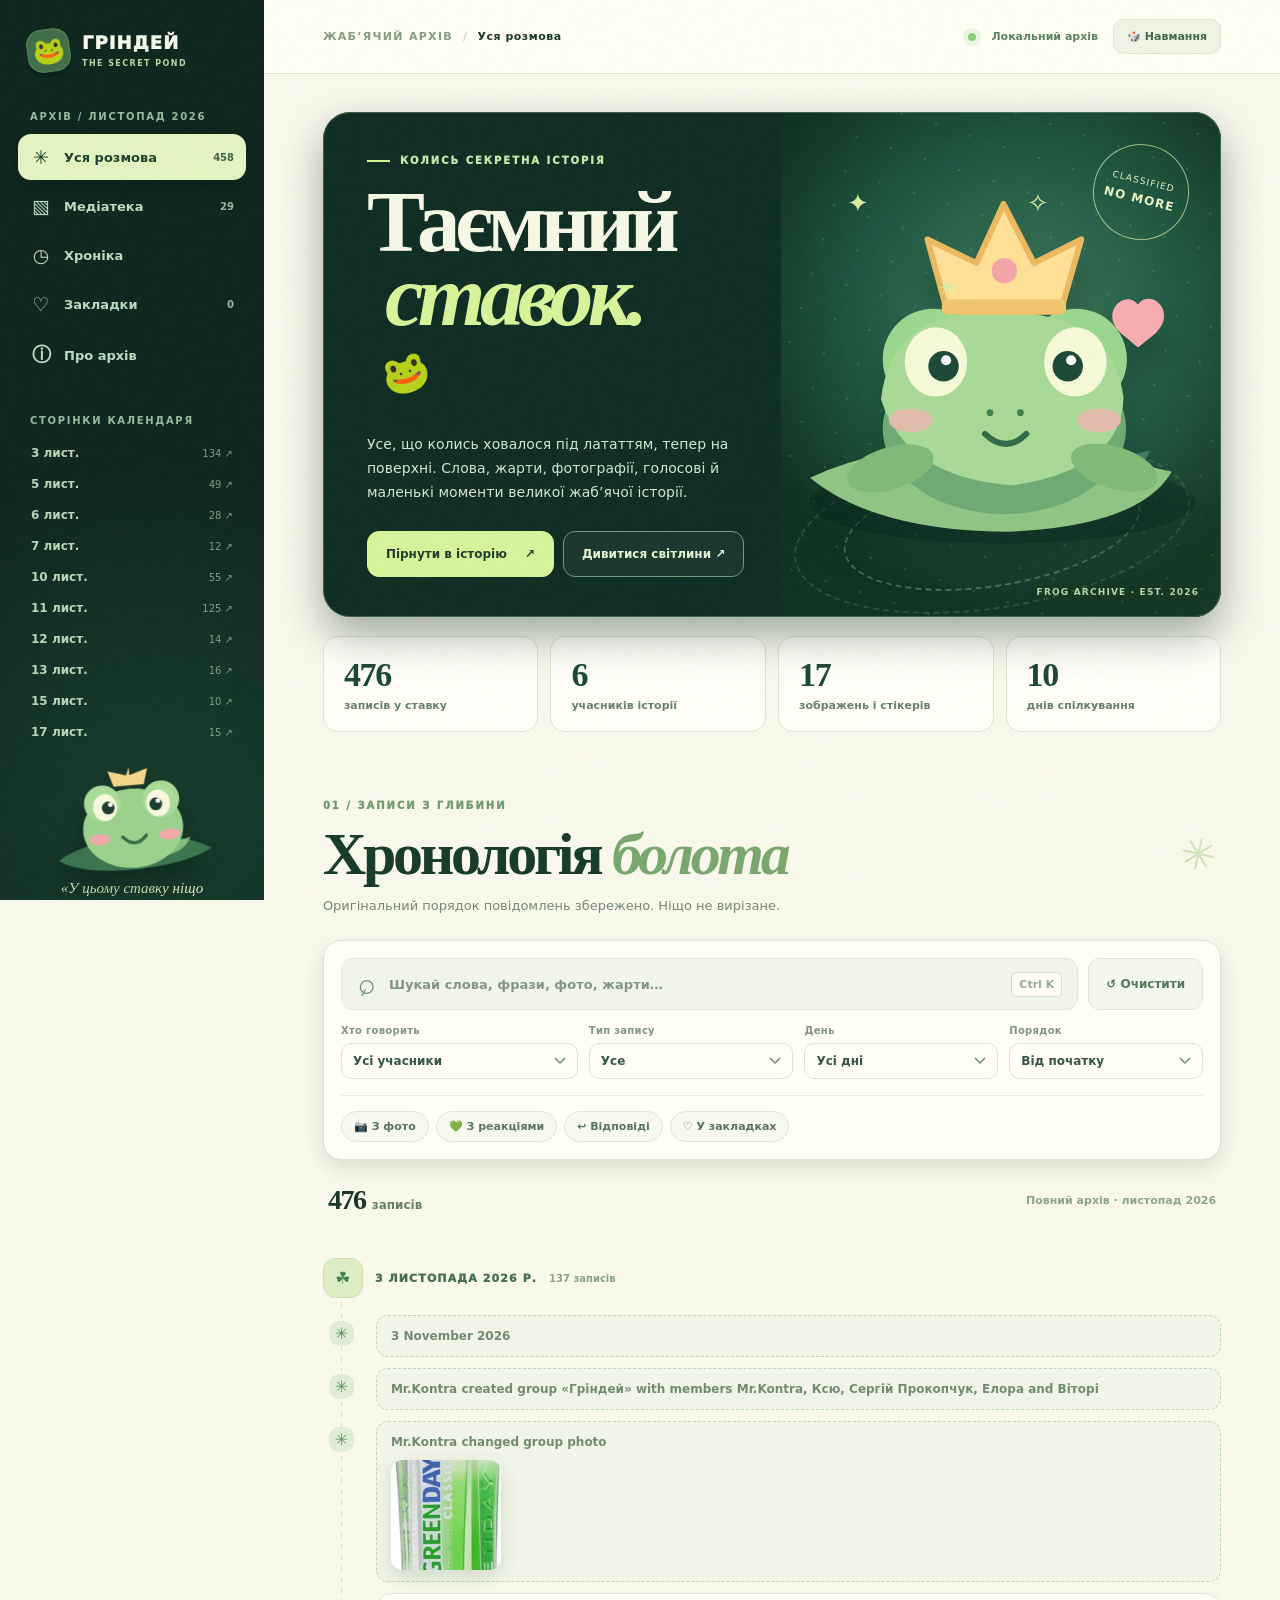
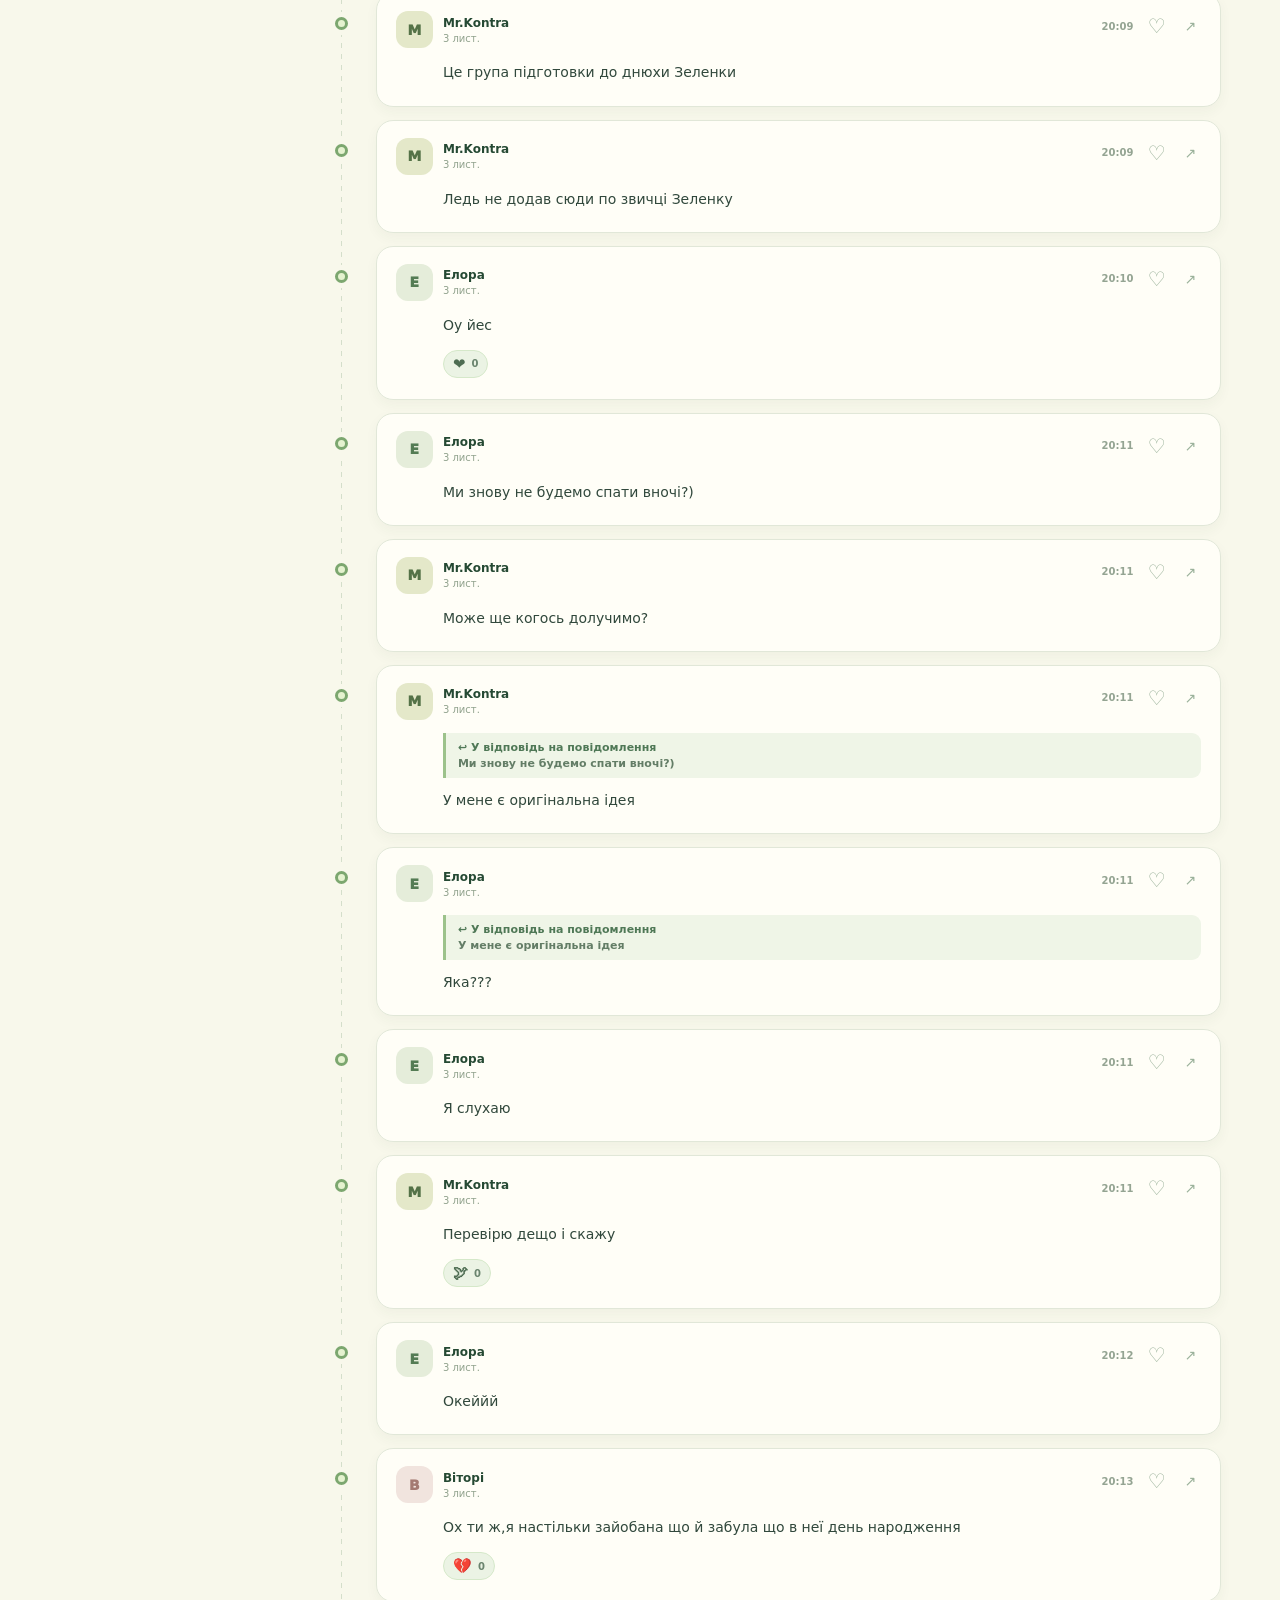
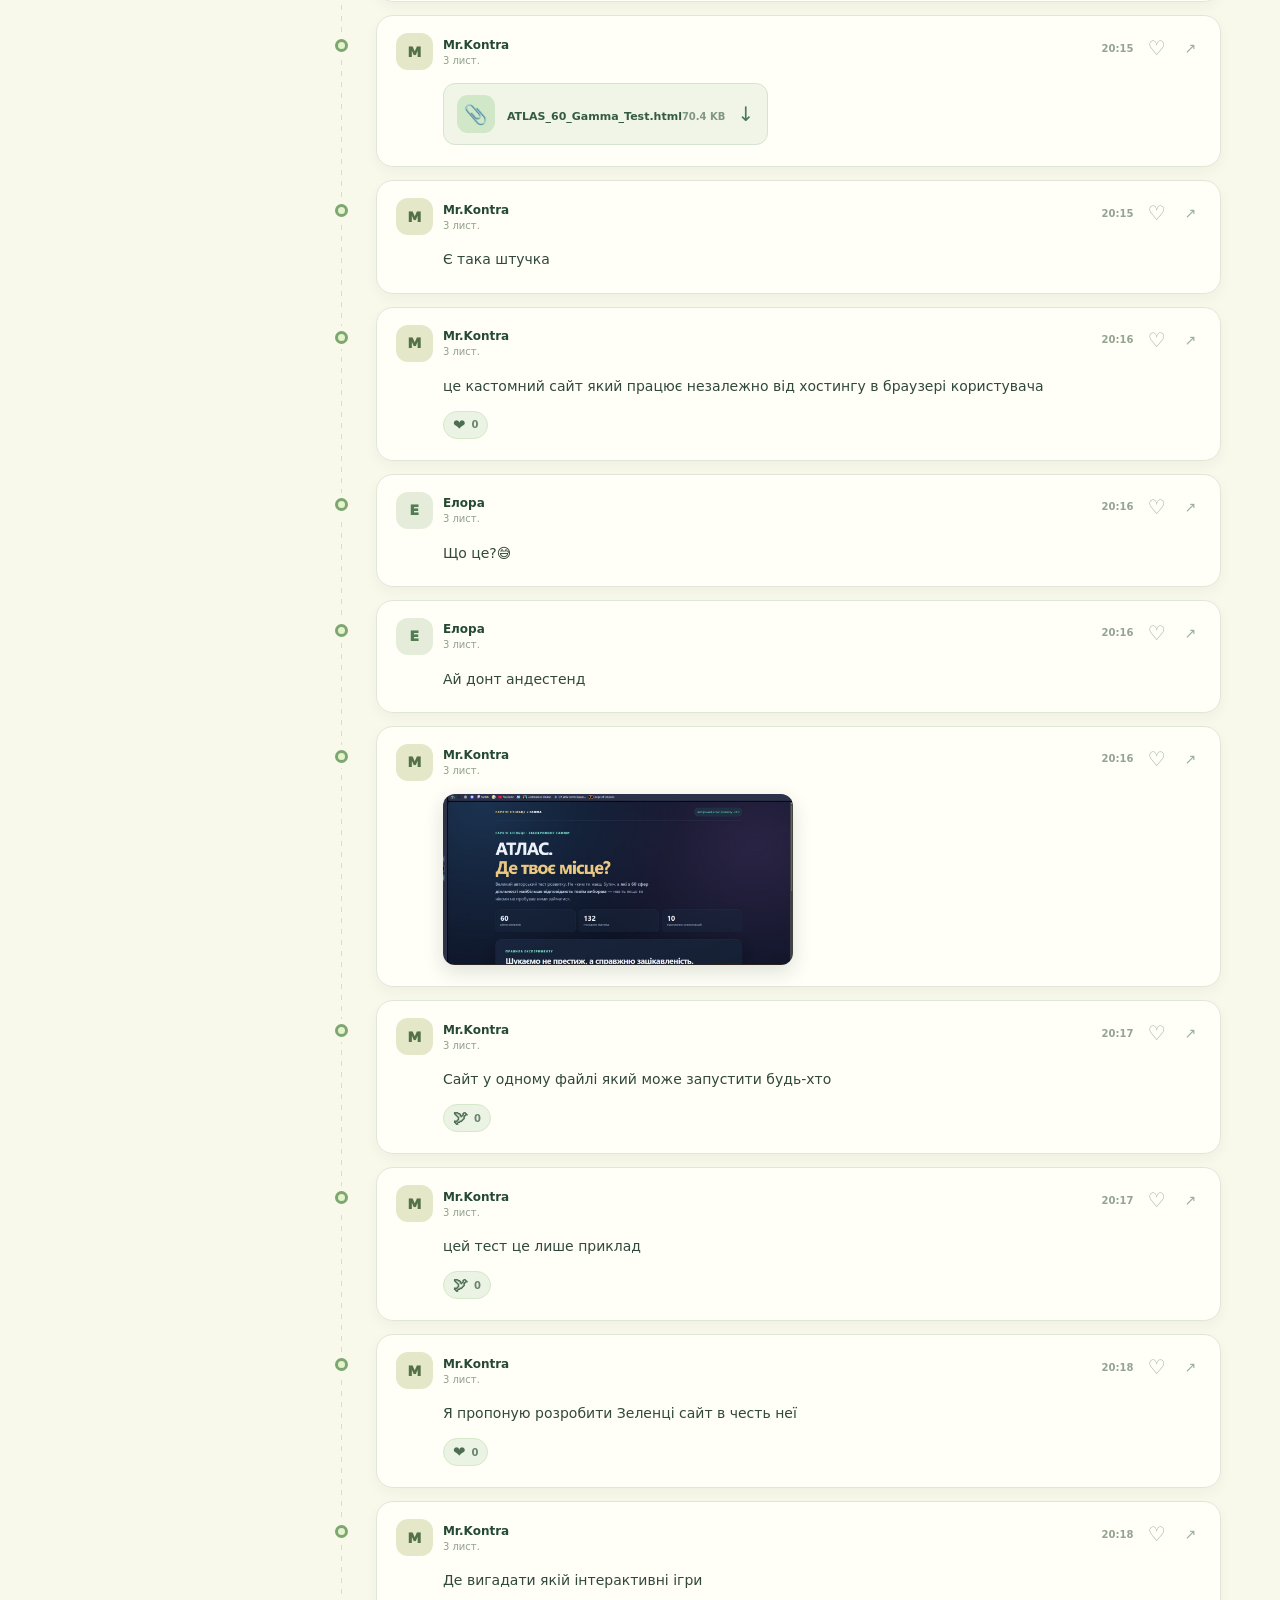
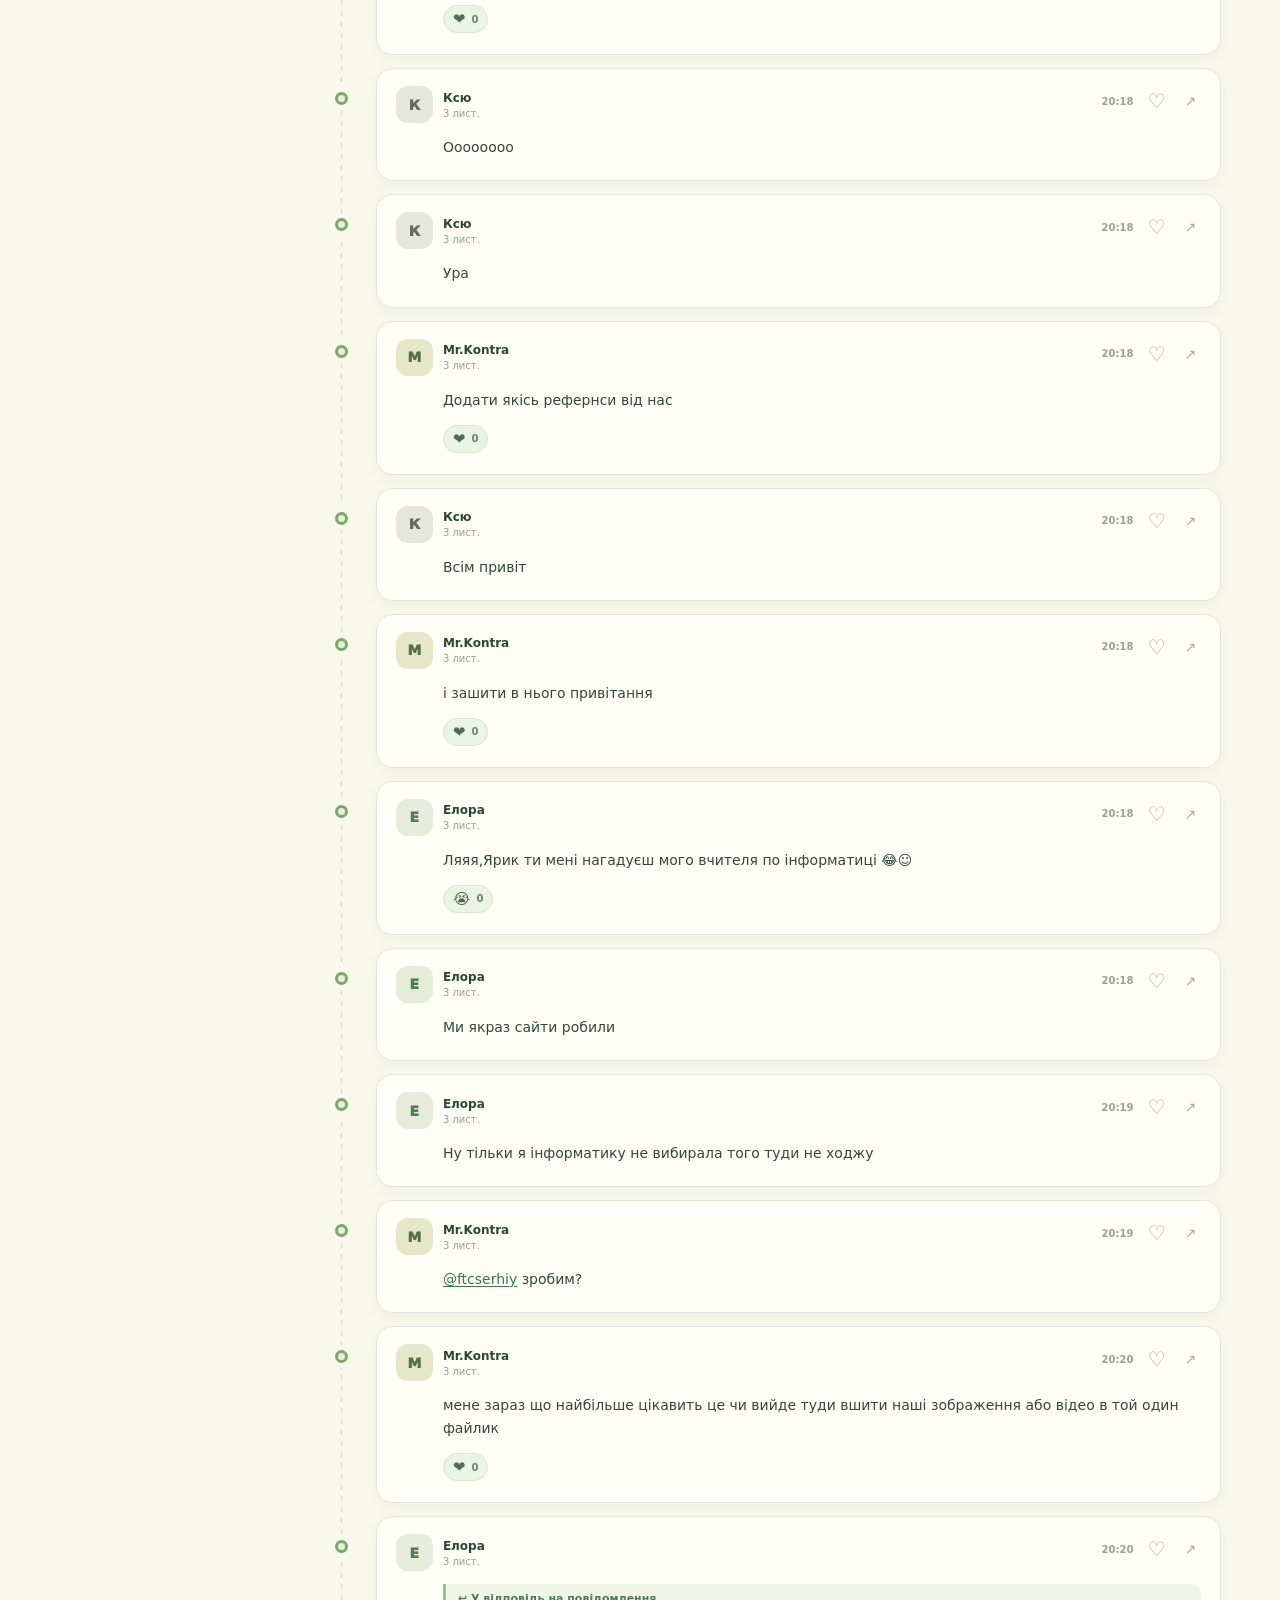
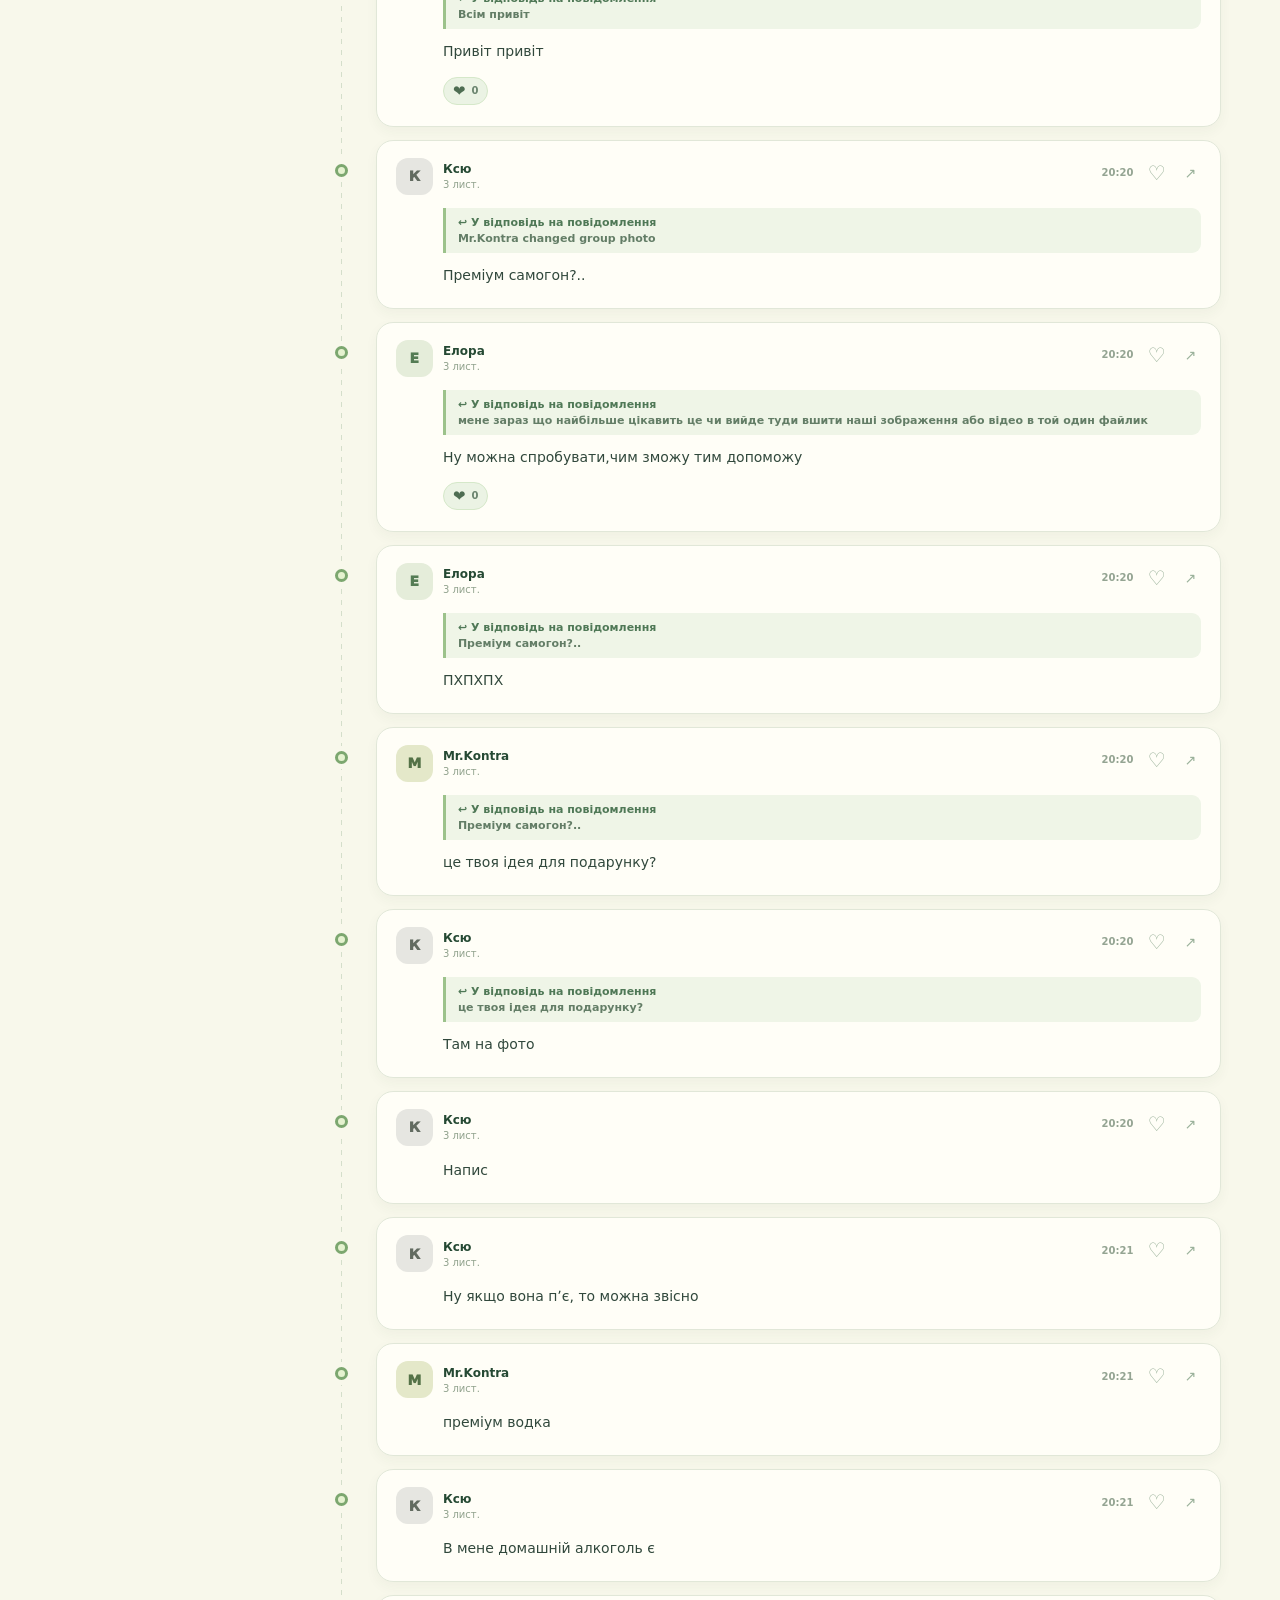
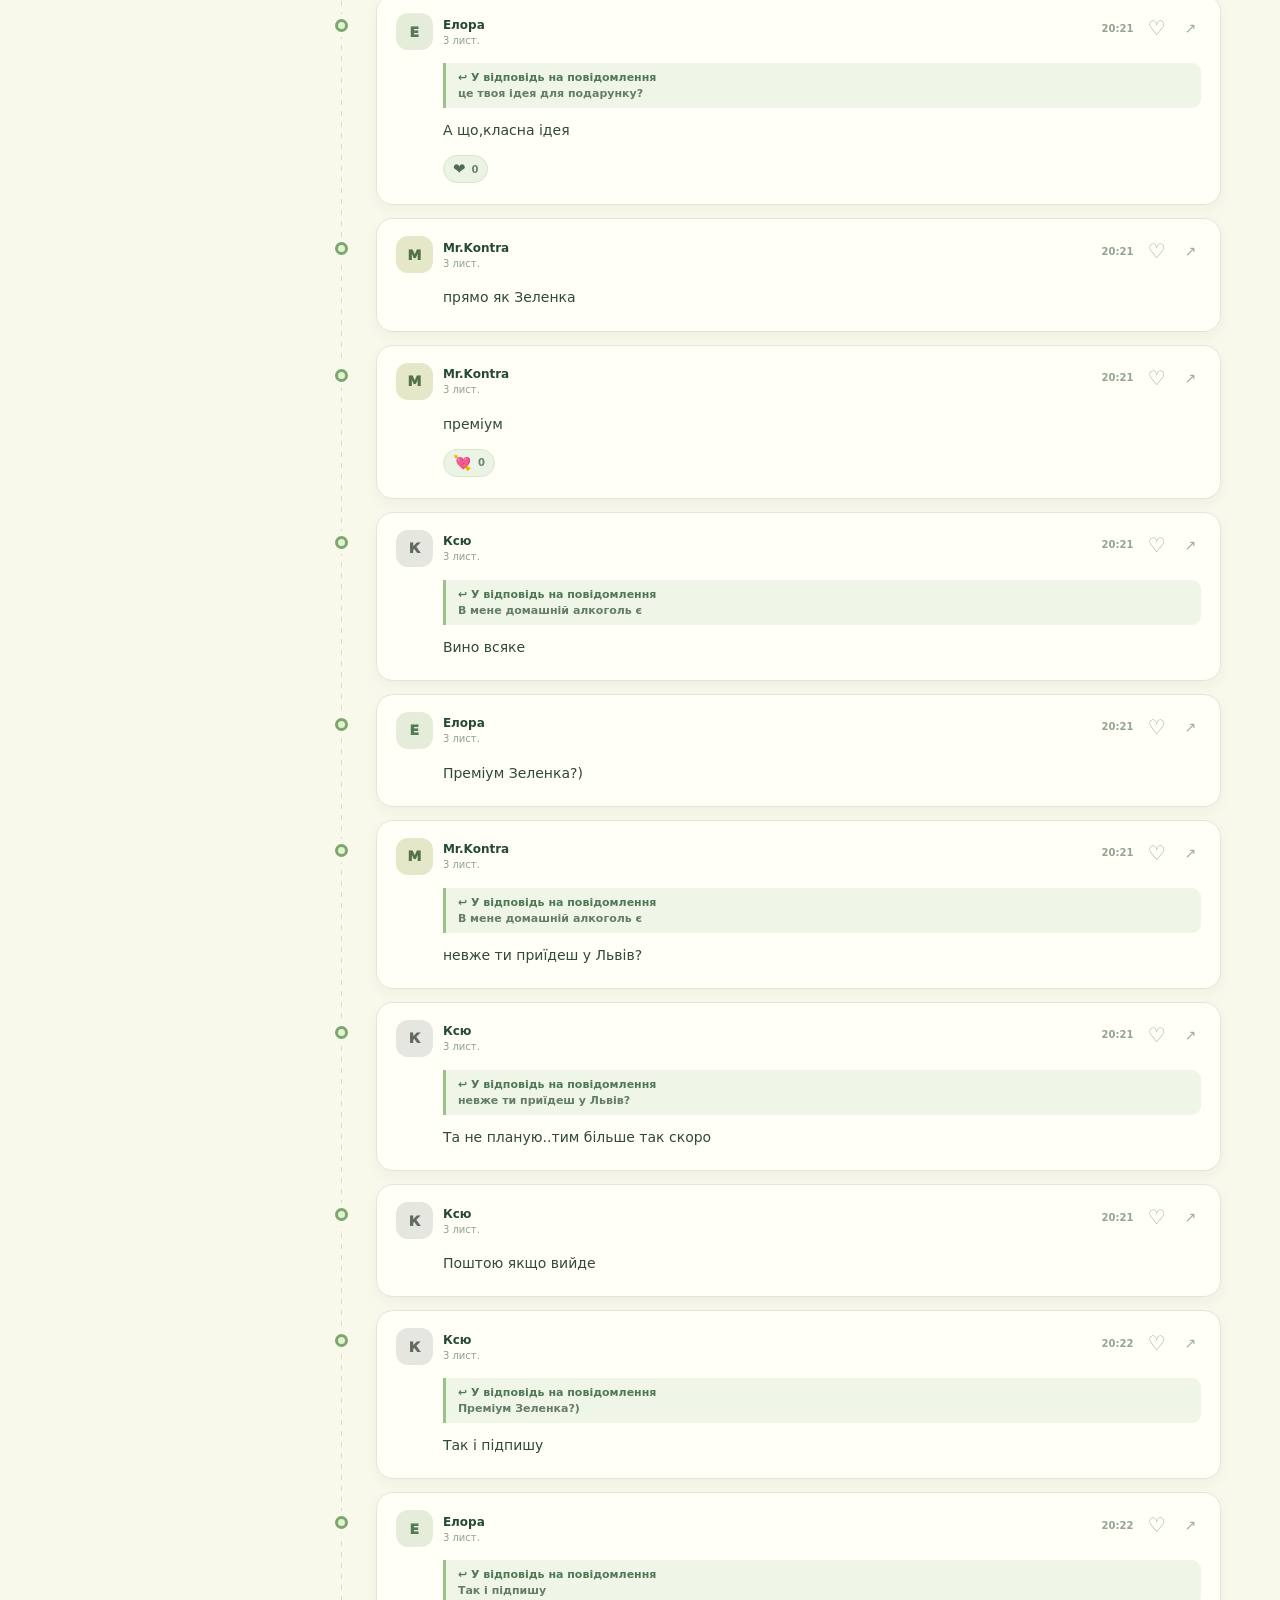
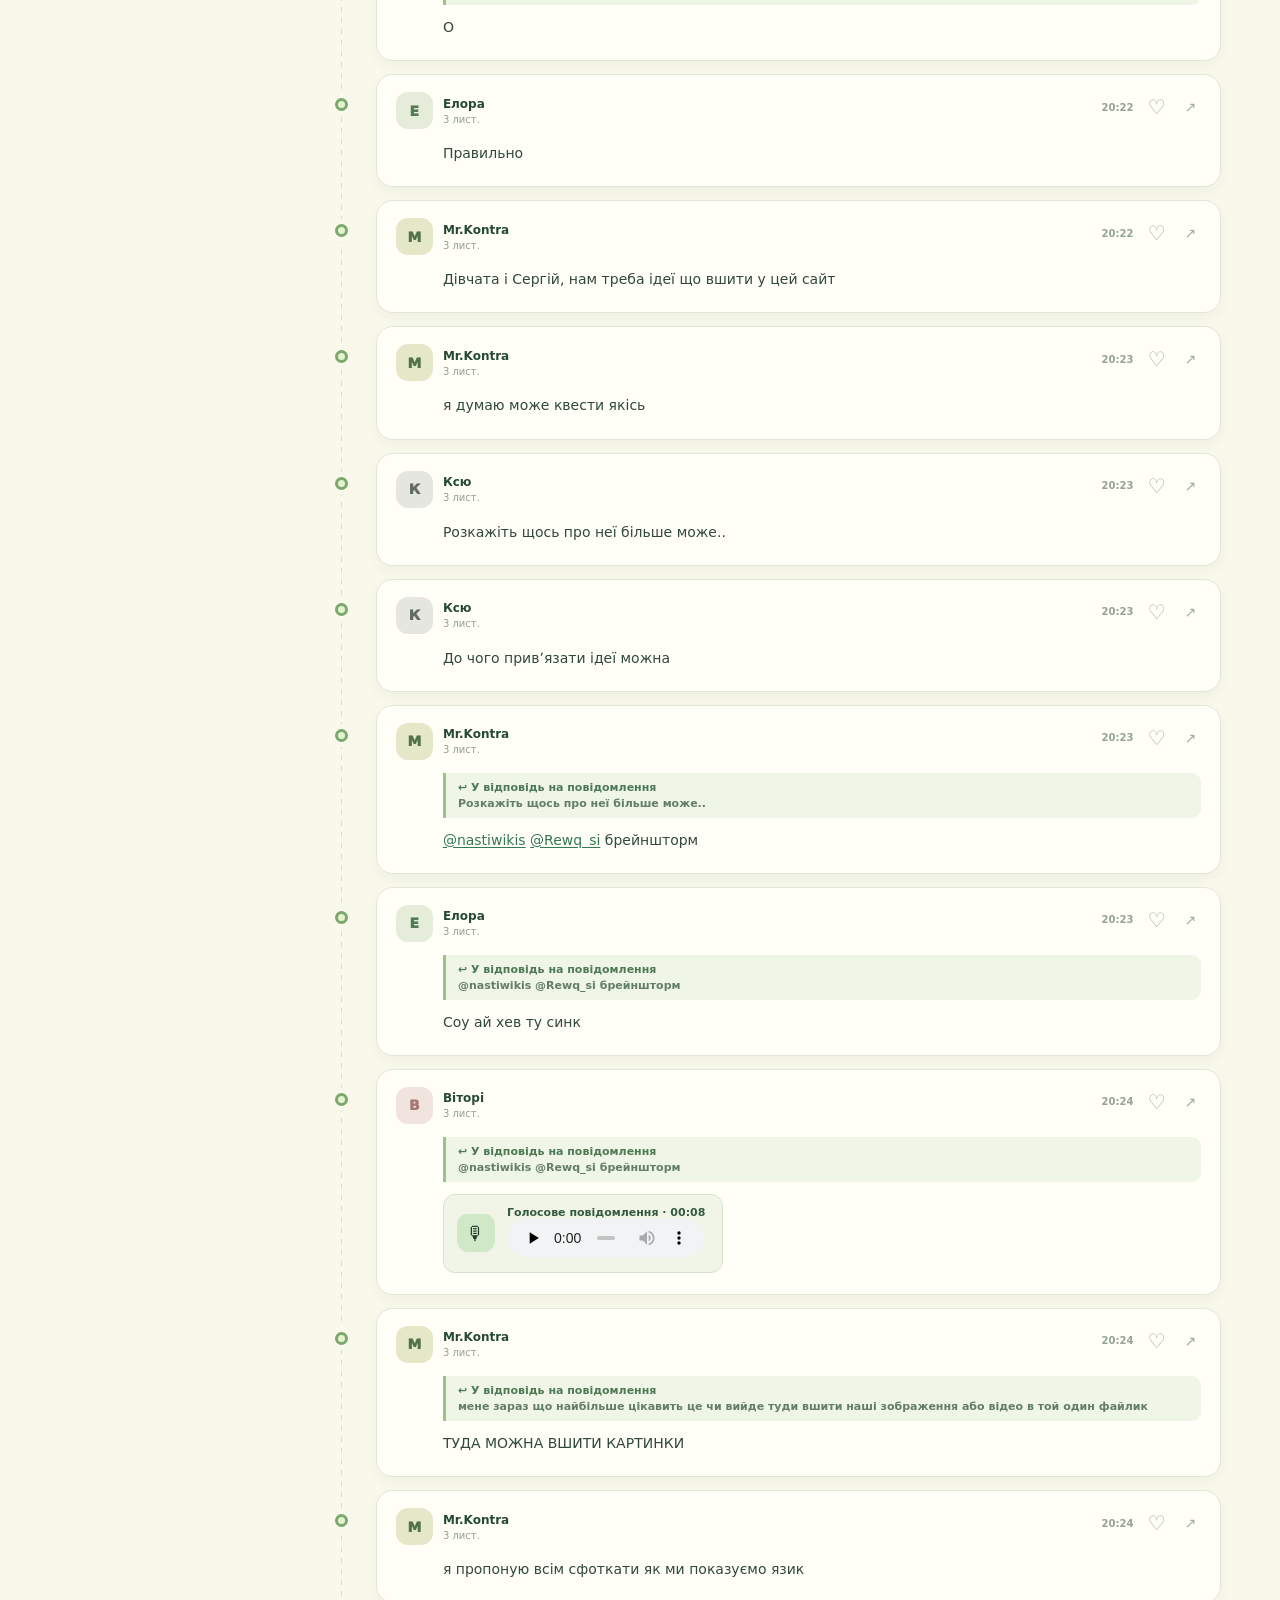
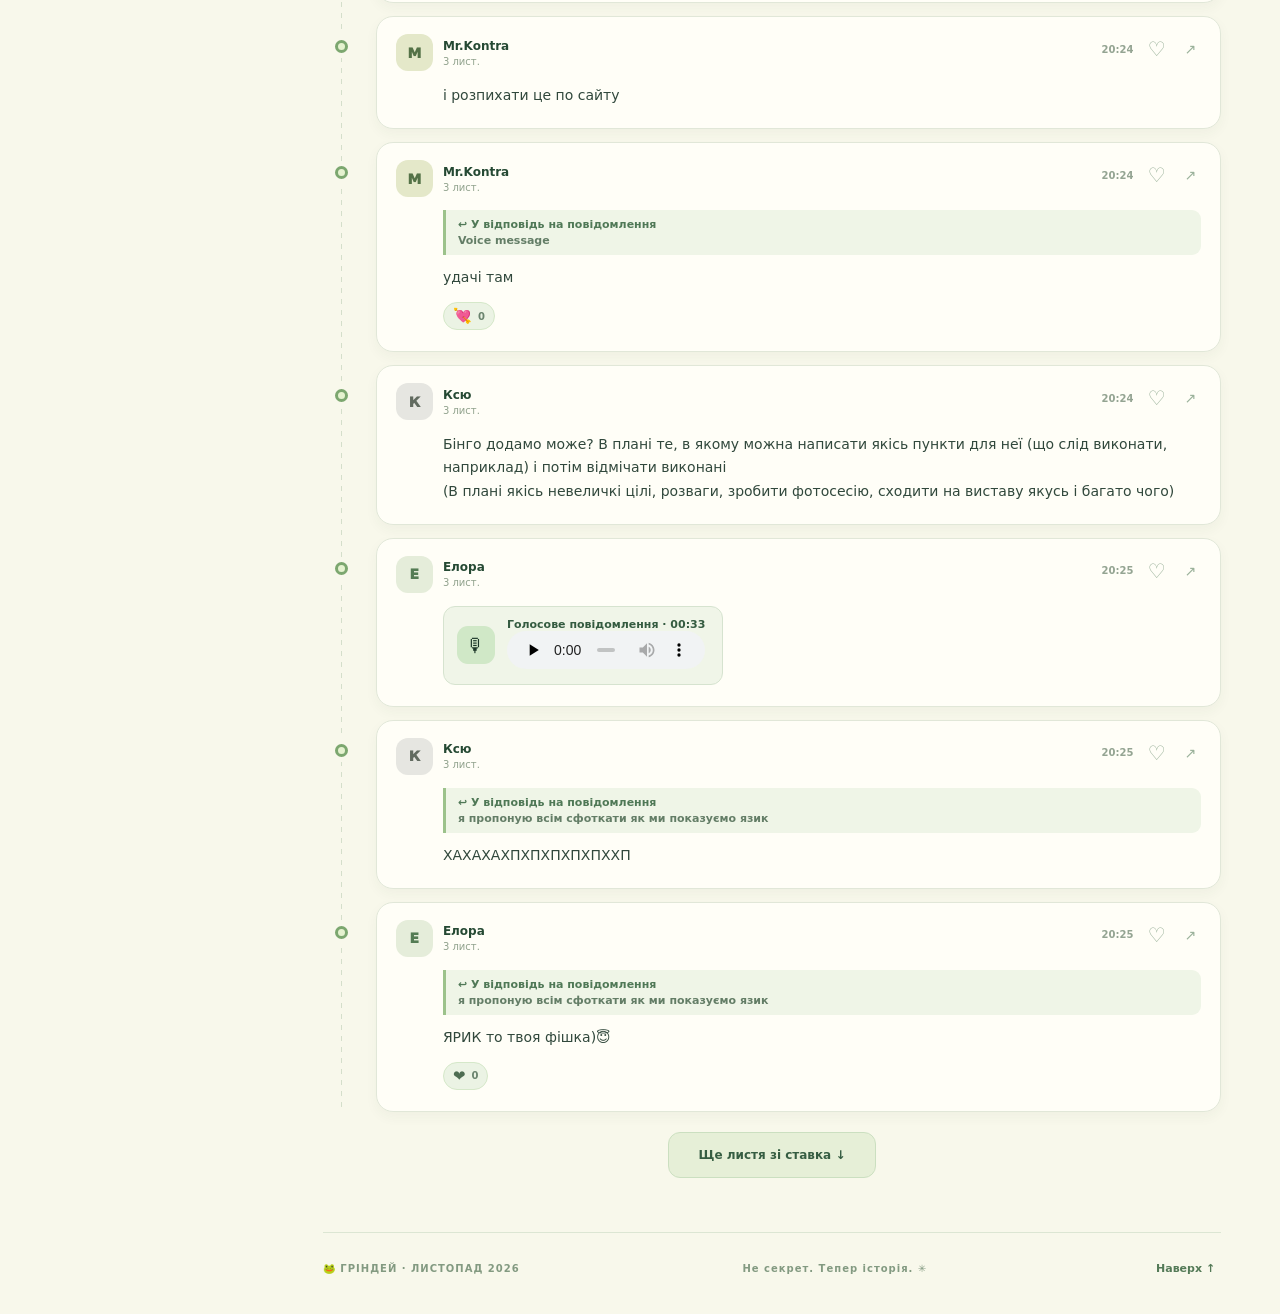
<file: index.html>
<!DOCTYPE html>
<html lang="uk">
<head>
  <meta charset="UTF-8" />
  <meta name="viewport" content="width=device-width, initial-scale=1, viewport-fit=cover" />
  <meta name="theme-color" content="#10271f" />
  <meta name="description" content="Гріндей — повний жаб’ячий архів листування. Повідомлення, пошук, фото, відео та історія." />
  <title>Гріндей — Таємний ставок 🐸</title>
  <link rel="stylesheet" href="app.css" />
</head>
<body>
  <div class="app-shell">
    <aside class="sidebar" id="sidebar">
      <div class="sidebar-top">
        <a class="logo" href="#home" id="homeBrand" aria-label="Гріндей — головна">
          <span class="logo-mark">🐸</span><span class="logo-title">ГРІНДЕЙ <small>THE SECRET POND</small></span>
        </a>
        <div class="sidebar-caption">АРХІВ / ЛИСТОПАД 2026</div>
        <div class="sidebar-nav" id="sidebarNav" aria-label="Навігація сайтом">
          <button class="side-item active" type="button" data-view="chat"><span class="side-icon">✳</span><span>Уся розмова</span><span class="side-count" id="navMessages">—</span></button>
          <button class="side-item" type="button" data-view="gallery"><span class="side-icon">▧</span><span>Медіатека</span><span class="side-count" id="navMedia">—</span></button>
          <button class="side-item" type="button" data-view="chronicle"><span class="side-icon">◷</span><span>Хроніка</span></button>
          <button class="side-item" type="button" data-view="saved"><span class="side-icon">♡</span><span>Закладки</span><span class="side-count" id="navSaved">0</span></button>
          <button class="side-item" type="button" data-view="about"><span class="side-icon">ⓘ</span><span>Про архів</span></button>
        </div>
        <div class="sidebar-caption dates-caption">СТОРІНКИ КАЛЕНДАРЯ</div>
        <div id="sidebarDates" class="sidebar-dates"></div>
      </div>
      <div class="sidebar-bottom">
        <div class="frog-doodle" aria-hidden="true"><svg viewBox="0 0 210 135" fill="none" xmlns="http://www.w3.org/2000/svg"><path d="M9 110c36-25 140-34 192 0-36 22-156 28-192 0Z" fill="#3b7550"/><path d="M104 111 176 94c-10 22-43 26-72 17Z" fill="#81bd7e"/><ellipse cx="105" cy="77" rx="63" ry="50" fill="#9ad18c"/><circle cx="69" cy="43" r="23" fill="#a9db97"/><circle cx="143" cy="43" r="23" fill="#a9db97"/><ellipse cx="72" cy="48" rx="15" ry="17" fill="#f6f9e0"/><ellipse cx="139" cy="48" rx="15" ry="17" fill="#f6f9e0"/><circle cx="76" cy="49" r="8" fill="#193c31"/><circle cx="136" cy="49" r="8" fill="#193c31"/><circle cx="79" cy="45" r="3" fill="#fff"/><circle cx="139" cy="45" r="3" fill="#fff"/><ellipse cx="62" cy="88" rx="13" ry="7" fill="#f0a8ac"/><ellipse cx="150" cy="88" rx="13" ry="7" fill="#f0a8ac"/><path d="M91 87q15 17 30 0" stroke="#346b47" stroke-width="4" stroke-linecap="round"/><path d="m106 10 23-7-6 20h-38l-6-20 23 7 4-10Z" fill="#f2d58b"/></svg></div>
        <div class="sidebar-quote">«У цьому ставку ніщо<br>не зникає безслідно»</div>
        <div class="sidebar-small">Жодних серверів · Жодних акаунтів<br>Усе працює на твоєму пристрої</div>
      </div>
    </aside>

    <div class="workspace">
      <header class="topbar">
        <div class="topbar-left"><button type="button" id="menuButton" class="mobile-menu" aria-label="Відкрити меню">☰</button><div class="breadcrumb"><span class="breadcrumb-muted">ЖАБ’ЯЧИЙ АРХІВ</span><span class="crumb-slash">/</span><strong id="currentSection">Уся розмова</strong></div></div>
        <div class="topbar-actions"><span class="offline-dot"></span><span class="offline-label">Локальний архів</span><button type="button" class="top-utility" id="randomButton" title="Випадкове повідомлення">🎲 <span>Навмання</span></button></div>
      </header>
      <main class="main-content">
        <section class="hero" id="hero">
          <div class="hero-copy"><div class="eyebrow"><span class="eyebrow-line"></span> КОЛИСЬ СЕКРЕТНА ІСТОРІЯ</div><h1>Таємний<br><em>ставок.</em><span class="title-frog">🐸</span></h1><p>Усе, що колись ховалося під лататтям, тепер на поверхні. Слова, жарти, фотографії, голосові й маленькі моменти великої жаб’ячої історії.</p><div class="hero-actions"><button class="btn btn-lime" type="button" id="diveButton">Пірнути в історію <span>↗</span></button><button class="btn btn-outline-light" type="button" id="openGalleryButton">Дивитися світлини ↗</button></div></div>
          <div class="hero-art" aria-hidden="true"><div class="art-stars">✦ <span>✴</span> ✧</div><div class="art-ripple ripple-a"></div><div class="art-ripple ripple-b"></div><svg class="hero-frog" viewBox="0 0 500 460" xmlns="http://www.w3.org/2000/svg"><ellipse cx="252" cy="389" rx="228" ry="49" fill="#051c1a" opacity=".3"/><path d="M24 360Q180 287 452 353Q415 417 260 424Q100 423 24 360Z" fill="#8fc585"/><path d="m263 365 163-37q-11 42-163 37Z" fill="#407c64"/><ellipse cx="254" cy="302" rx="144" ry="101" fill="#6eab74"/><circle cx="170" cy="220" r="60" fill="#9bd68f"/><circle cx="339" cy="220" r="60" fill="#9bd68f"/><path d="M108 267Q120 160 249 163Q382 165 395 265Q393 349 265 369Q137 360 108 267Z" fill="#a9d996"/><ellipse cx="173" cy="223" rx="37" ry="41" fill="#f4f9d8"/><ellipse cx="338" cy="223" rx="37" ry="41" fill="#f4f9d8"/><circle cx="182" cy="228" r="18" fill="#1e4937"/><circle cx="329" cy="228" r="18" fill="#1e4937"/><circle cx="185" cy="221" r="6" fill="white"/><circle cx="333" cy="221" r="6" fill="white"/><ellipse cx="143" cy="292" rx="26" ry="14" fill="#efb4b2" opacity=".8"/><ellipse cx="366" cy="292" rx="26" ry="14" fill="#efb4b2" opacity=".8"/><circle cx="237" cy="283" r="4" fill="#3e8050"/><circle cx="273" cy="283" r="4" fill="#3e8050"/><path d="M231 308q25 24 49 0" fill="none" stroke="#336b49" stroke-width="7" stroke-linecap="round"/><ellipse cx="119" cy="349" rx="53" ry="25" fill="#80ba78" transform="rotate(-17 119 349)"/><ellipse cx="384" cy="348" rx="53" ry="25" fill="#80ba78" transform="rotate(17 384 348)"/><path d="m184 155-21-77 58 28 32-70 36 70 56-28-22 77Z" fill="#ffe096" stroke="#ecb960" stroke-width="7" stroke-linejoin="round"/><rect x="180" y="149" width="147" height="18" rx="7" fill="#efc66e"/><circle cx="254" cy="115" r="15" fill="#f3a5a6"/><path d="M412 155c-14-19-47 9-20 34l20 17 21-17c26-25-5-54-21-34Z" fill="#f7acb2"/></svg><div class="art-stamp">CLASSIFIED<br><strong>NO MORE</strong></div><div class="art-corner">FROG ARCHIVE · EST. 2026</div></div>
        </section>
        <section class="stat-strip" aria-label="Статистика листування"><div class="stat"><strong id="statEntries">—</strong><span>записів у ставку</span></div><div class="stat"><strong id="statMembers">—</strong><span>учасників історії</span></div><div class="stat"><strong id="statPhotos">—</strong><span>зображень і стікерів</span></div><div class="stat"><strong id="statDays">—</strong><span>днів спілкування</span></div></section>

        <section id="chatView" class="view-panel">
          <div class="section-heading"><div><span class="overline">01 / ЗАПИСИ З ГЛИБИНИ</span><h2>Хронологія <em>болота</em></h2><p>Оригінальний порядок повідомлень збережено. Ніщо не вирізане.</p></div><div class="heading-ornament">✳</div></div>
          <div class="controls-card"><div class="search-line"><div class="search-field"><span class="search-icon">⌕</span><input id="searchInput" type="search" placeholder="Шукай слова, фрази, фото, жарти…" autocomplete="off" aria-label="Пошук повідомлень"/><kbd>Ctrl K</kbd></div><button id="clearFilters" type="button" class="reset-filter" title="Скинути всі фільтри">↺ <span>Очистити</span></button></div><div class="filters-line"><label class="select-group"><span>Хто говорить</span><select id="authorFilter"><option value="all">Усі учасники</option></select></label><label class="select-group"><span>Тип запису</span><select id="typeFilter"><option value="all">Усе</option><option value="message">Повідомлення</option><option value="photo">📸 Світлини</option><option value="sticker">🐸 Стікери</option><option value="video">🎞 Відео</option><option value="audio">🎙 Голосові</option><option value="file">📎 Файли</option><option value="service">Події чату</option><option value="reply">↩ Відповіді</option></select></label><label class="select-group"><span>День</span><select id="dayFilter"><option value="all">Усі дні</option></select></label><label class="select-group"><span>Порядок</span><select id="sortFilter"><option value="asc">Від початку</option><option value="desc">Від кінця</option></select></label></div><div class="filter-chips"><button data-quick="photo" class="filter-chip" type="button">📷 З фото</button><button data-quick="reactions" class="filter-chip" type="button">💚 З реакціями</button><button data-quick="reply" class="filter-chip" type="button">↩ Відповіді</button><button data-quick="favorites" class="filter-chip" type="button">♡ У закладках</button></div></div>
          <div class="results-toolbar"><div><span class="results-number" id="resultsNumber">—</span><span class="results-label" id="resultsLabel">записів</span></div><div class="results-sub" id="resultsSub">Відкрий будь-який листок цієї історії</div></div>
          <div id="messageStream" class="message-stream"></div><div class="more-wrap"><button type="button" id="loadMore" class="btn btn-more" hidden>Ще листя зі ставка ↓</button></div><div id="emptyChat" class="empty-state" hidden><div class="empty-emoji">🪷</div><h3>Тут поки тихо...</h3><p>Під цими листочками немає збігів. Спробуй інше слово або зміни фільтри.</p><button type="button" class="btn btn-lime" id="emptyReset">Показати все ↗</button></div>
        </section>

        <section id="galleryView" class="view-panel" hidden><div class="section-heading"><div><span class="overline">02 / СВІТЛИНИ ПІД ЛАТАТТЯМ</span><h2>Жаб’яча <em>медіатека</em></h2><p>Відкривай фото, стікери й відео та повертайся до повідомлення, де вони з’явилися.</p></div><div class="heading-ornament">✧</div></div><div class="gallery-controls"><div class="search-field"><span class="search-icon">⌕</span><input id="gallerySearch" type="search" placeholder="Квіти, жаба, бобер, автор, текст поблизу фото…" autocomplete="off" aria-label="Пошук у галереї"/></div><div class="gallery-filter-row"><button class="gallery-chip active" data-media="all" type="button">Усе медіа</button><button class="gallery-chip" data-media="photo" type="button">Фото</button><button class="gallery-chip" data-media="sticker" type="button">Стікери</button><button class="gallery-chip" data-media="video" type="button">Відео</button><button class="gallery-chip" data-media="audio" type="button">Аудіо</button><button class="gallery-chip" data-media="file" type="button">Файли</button></div></div><div class="image-search-panel"><div class="image-search-head"><div class="image-drop-icon">◎</div><div><strong>Знайти за зразком картинки</strong><p>Додай фото або скриншот — архів порівняє його з наявними зображеннями. Файл нікуди не надсилається.</p></div></div><div class="image-search-actions"><label class="upload-button" for="imageInput">✳ Вибрати зображення</label><input type="file" id="imageInput" accept="image/*" hidden/><span id="imageSearchStatus">Працює навіть без інтернету</span><button type="button" id="clearImageSearch" hidden>Скинути зразок ×</button></div><div id="imageSearchPreview" hidden></div></div><div class="gallery-results-heading"><strong id="galleryCount">—</strong><span id="galleryNote">файлів у колекції</span></div><div class="gallery-grid" id="galleryGrid"></div><div id="emptyGallery" class="empty-state" hidden><div class="empty-emoji">🌿</div><h3>Жабки заховали фотографії</h3><p>Немає медіа, що відповідають цьому пошуку.</p></div></section>

        <section id="chronicleView" class="view-panel" hidden><div class="section-heading"><div><span class="overline">03 / ЛІТОПИС БОЛОТА</span><h2>Календар <em>пригод</em></h2><p>Що ж відбувалося щодня і скільки повідомлень залишилося в історії.</p></div><div class="heading-ornament">◷</div></div><div class="chronicle-intro"><div class="chronicle-sticker">📜</div><div><strong>3–17 листопада 2026</strong><p>Оригінальна послідовність подій, без домислів і переказів. Натисни на день, щоб побачити справжні повідомлення.</p></div></div><div class="day-timeline" id="dayTimeline"></div><div class="members-card"><span class="overline">ХТО ЗАЛИШИВ СЛІДИ</span><h3>Мешканці цього ставка</h3><div class="member-bars" id="memberBars"></div></div></section>

        <section id="savedView" class="view-panel" hidden><div class="section-heading"><div><span class="overline">04 / ОСОБЛИВА ЛАТАТТЯ</span><h2>Улюблені <em>миті</em></h2><p>Твої закладки залишаться в цьому браузері. Вони не змінюють оригінальний експорт.</p></div><div class="heading-ornament">♡</div></div><div id="savedStream" class="message-stream"></div><div id="savedEmpty" class="empty-state"><div class="empty-emoji">💚</div><h3>Закладки ще не виросли</h3><p>Тисни на ♡ біля повідомлень, які хочеш зберегти.</p><button type="button" class="btn btn-lime" id="savedGoChat">Відкрити розмову ↗</button></div></section>

        <section id="aboutView" class="view-panel" hidden><div class="section-heading"><div><span class="overline">05 / ЩО ПІД ПОВЕРХНЕЮ</span><h2>Про <em>архів</em></h2><p>Це не переписана історія. Це нова оболонка для оригінальних даних Telegram.</p></div><div class="heading-ornament">ⓘ</div></div><div class="about-grid"><article class="about-card"><div class="about-icon">🔎</div><h3>Усе можна відшукати</h3><p>Шукай фрагменти тексту, фільтруй за автором, днем, типом медіа, реакціями. Відповіді ведуть до оригінального повідомлення.</p></article><article class="about-card"><div class="about-icon">🖼</div><h3>Фото не загубляться</h3><p>Медіатека показує оригінали, а пошук за зразком порівнює візуальну схожість. Це не розпізнавання всіх об’єктів на фото.</p></article><article class="about-card"><div class="about-icon">🍃</div><h3>Історія без вилучень</h3><p id="coverageText">Під час імпорту збережено повідомлення, службові події, посилання, вкладення, реакції та відповіді.</p></article><article class="about-card"><div class="about-icon">🔐</div><h3>Твоя приватність</h3><p>Сайт не використовує зовнішні бібліотеки, сервер чи аналітику. Але якщо викласти архів у відкритий доступ, усю переписку зможуть прочитати сторонні.</p></article></div><div class="about-original"><div><span class="overline">ОРИГІНАЛ БЕЗ ЗМІН</span><h3>Telegram-експорт теж усередині</h3><p>У ZIP-версії є оригінальний <code>messages.html</code> з усіма файлами. Можна порівняти з цим оформленням.</p></div><a id="originalLink" class="btn btn-dark" href="messages.html" target="_blank" rel="noopener">Відкрити оригінал ↗</a></div><p class="about-footnote">Пошук шукає лише текст, присутній в експорті, і наші тематичні описи світлин. Голосові та відео відтворюються, але автоматичних транскрипцій у Telegram-експорті немає.</p></section>
        <footer class="site-footer"><span>🐸 ГРІНДЕЙ · ЛИСТОПАД 2026</span><span>Не секрет. Тепер історія. ✳</span><button id="backToTop" type="button">Наверх ↑</button></footer>
      </main>
    </div>
  </div>
  <nav class="mobile-bottom" aria-label="Нижня навігація"><button data-view="chat" type="button" class="active">✳<span>Чат</span></button><button data-view="gallery" type="button">▧<span>Медіа</span></button><button data-view="chronicle" type="button">◷<span>Дні</span></button><button data-view="saved" type="button">♡<span>Збережене</span></button></nav>
  <div class="overlay" id="menuOverlay" hidden></div>
  <div id="lightbox" class="lightbox" hidden role="dialog" aria-modal="true" aria-label="Перегляд медіа"><div class="lightbox-top"><div><span class="lightbox-kicker">ЗІ СТАВКА · <span id="lightboxCounter">—</span></span><h3 id="lightboxName">Медіафайл</h3></div><button id="closeLightbox" type="button" aria-label="Закрити">✕</button></div><button id="lightboxPrev" class="lightbox-arrow lightbox-arrow-prev" type="button" aria-label="Попереднє">‹</button><div class="lightbox-media" id="lightboxMedia"></div><button id="lightboxNext" class="lightbox-arrow lightbox-arrow-next" type="button" aria-label="Наступне">›</button><div class="lightbox-bottom"><span id="lightboxDescription">—</span><div class="lightbox-buttons"><button id="goToMediaMessage" type="button">↗ У розмову</button><a id="downloadMedia" download>↓ Зберегти</a></div></div></div>
  <div id="toast" role="status" aria-live="polite" class="toast"></div>
  <script src="archive-data.js"></script>
  <script src="app.js"></script>
</body>
</html>
</file>
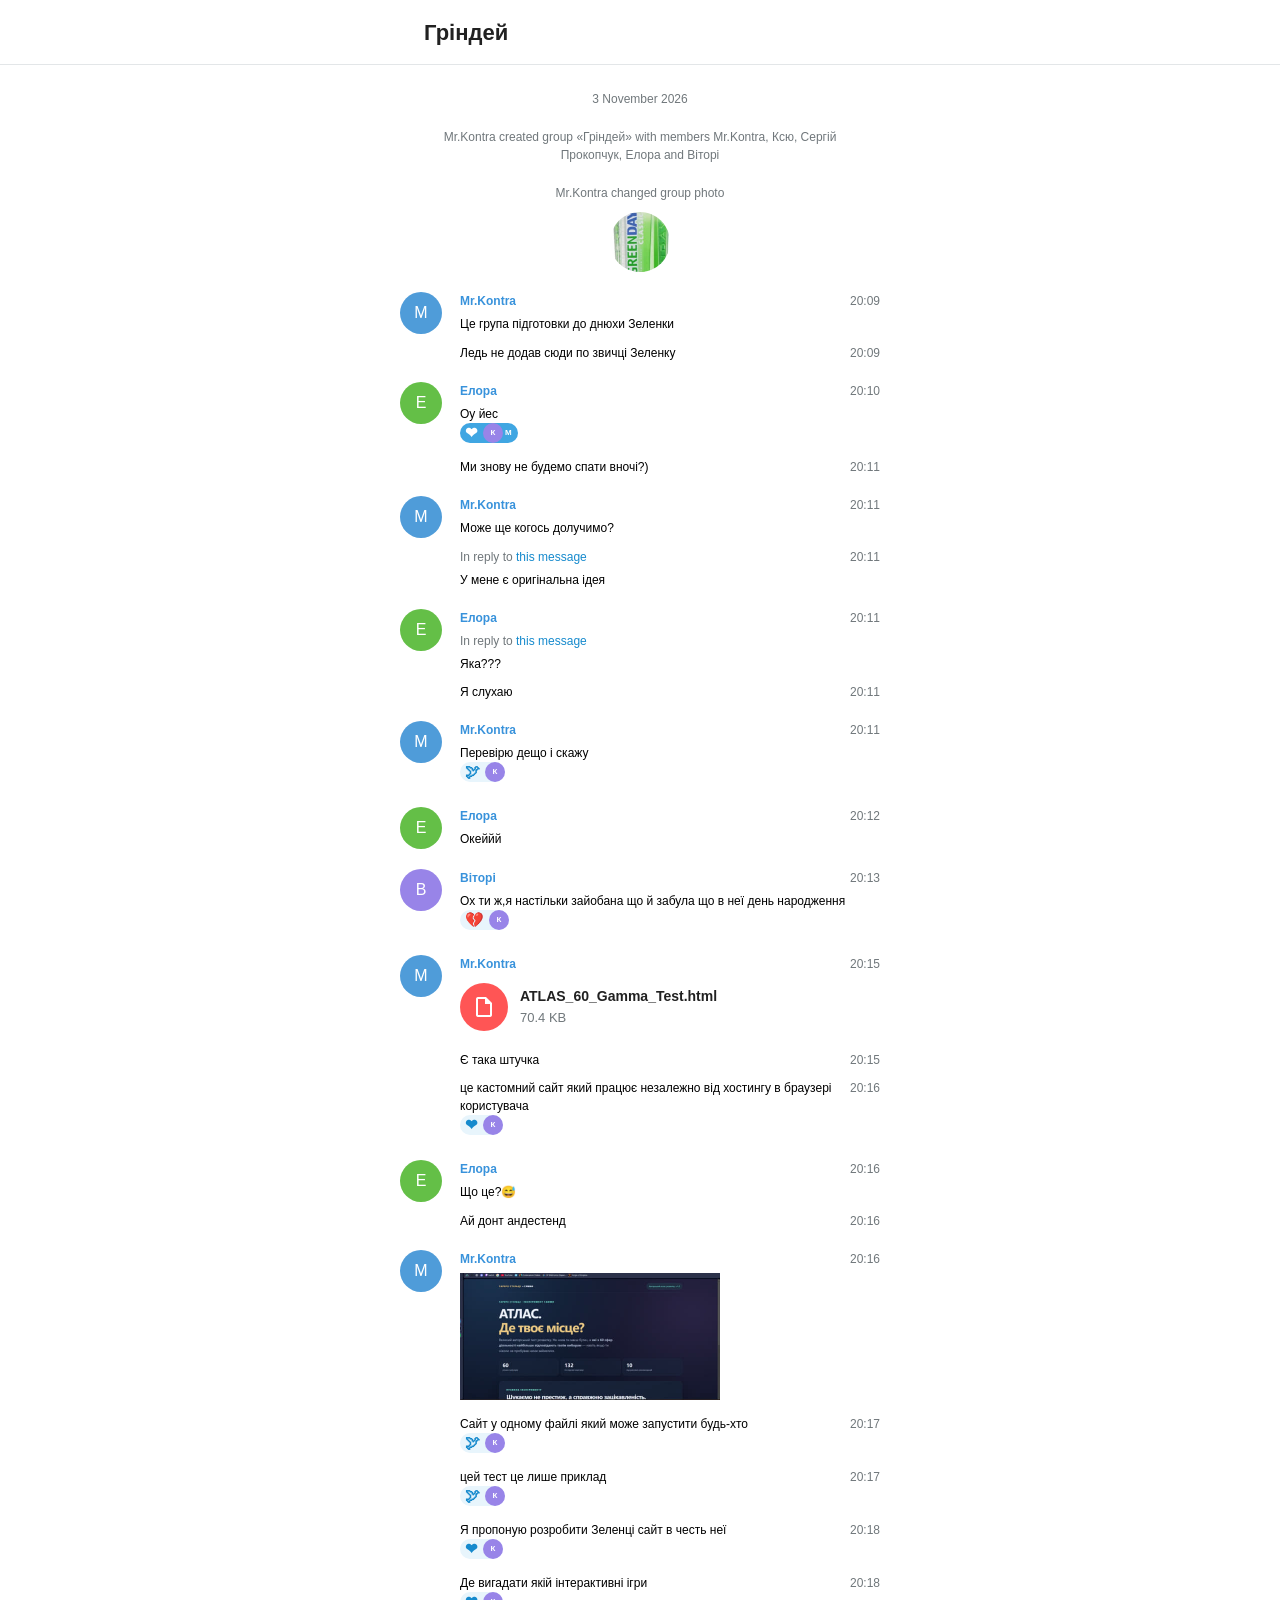
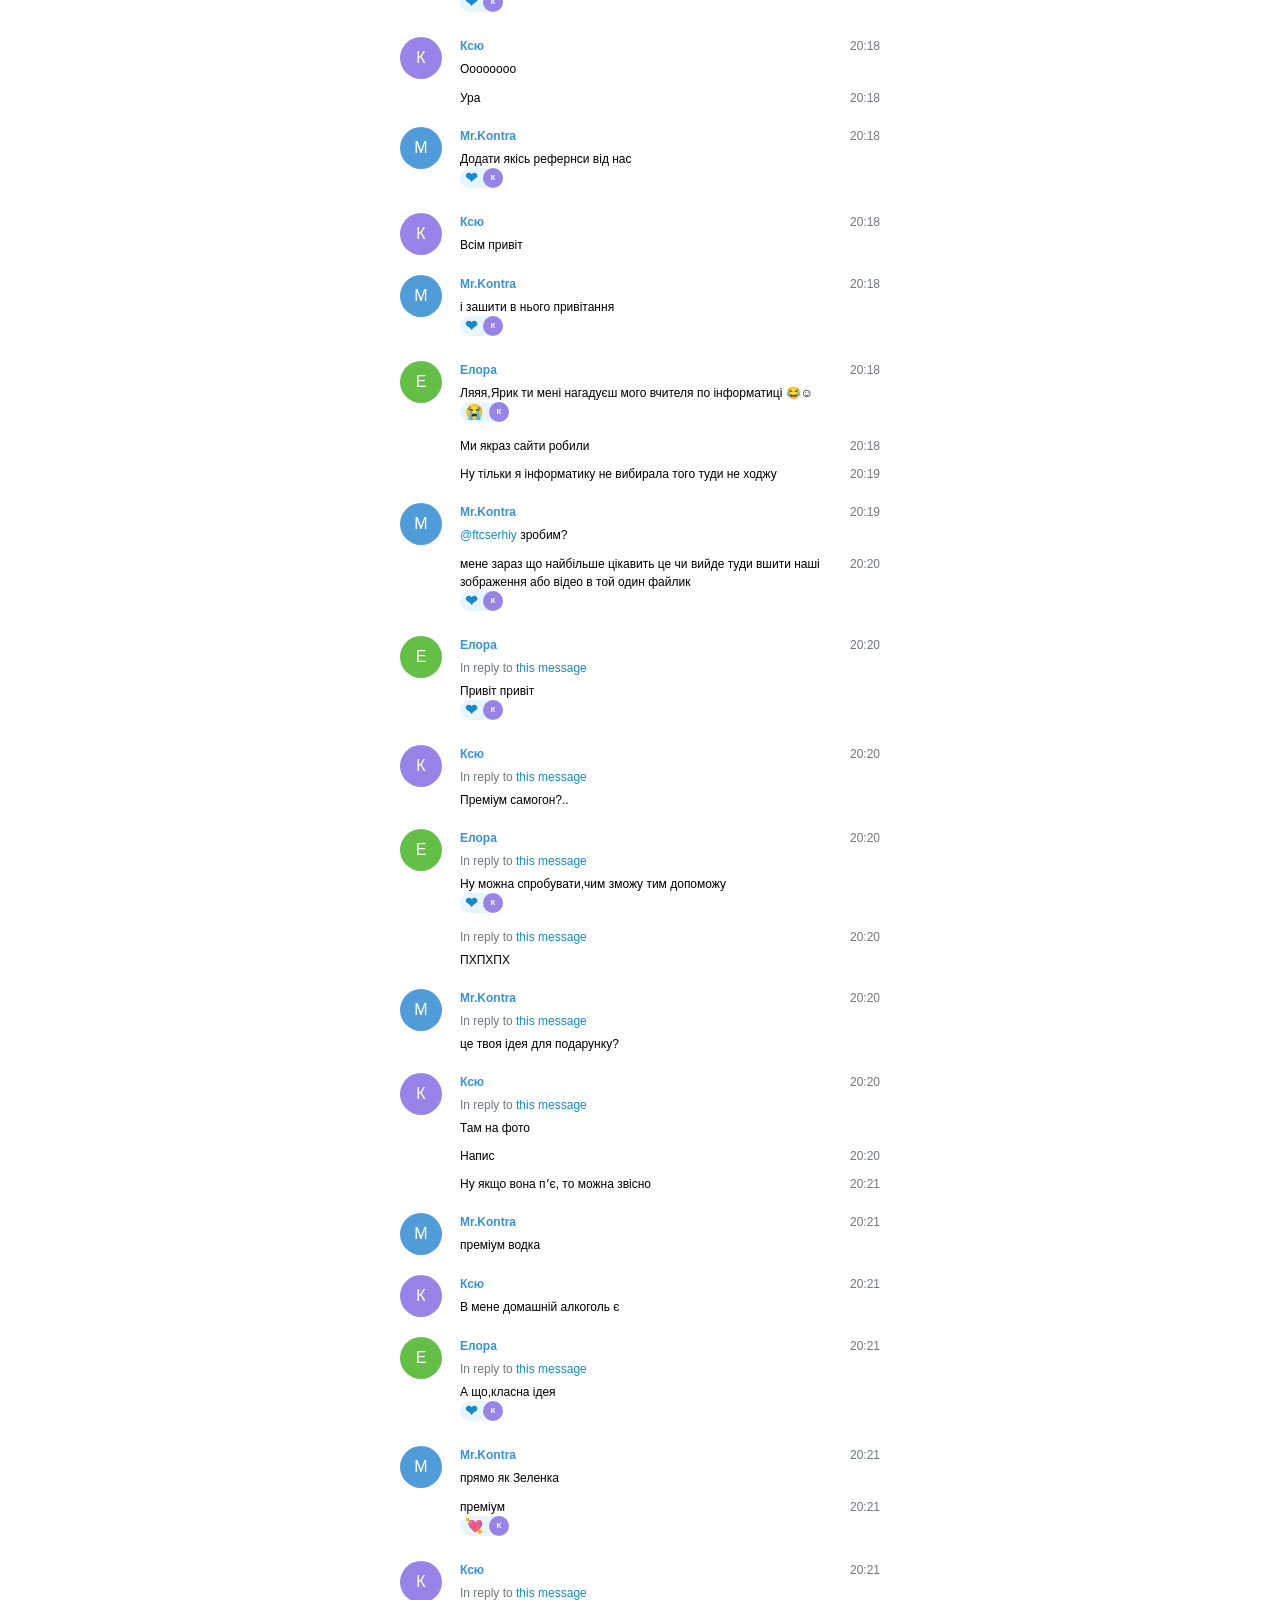
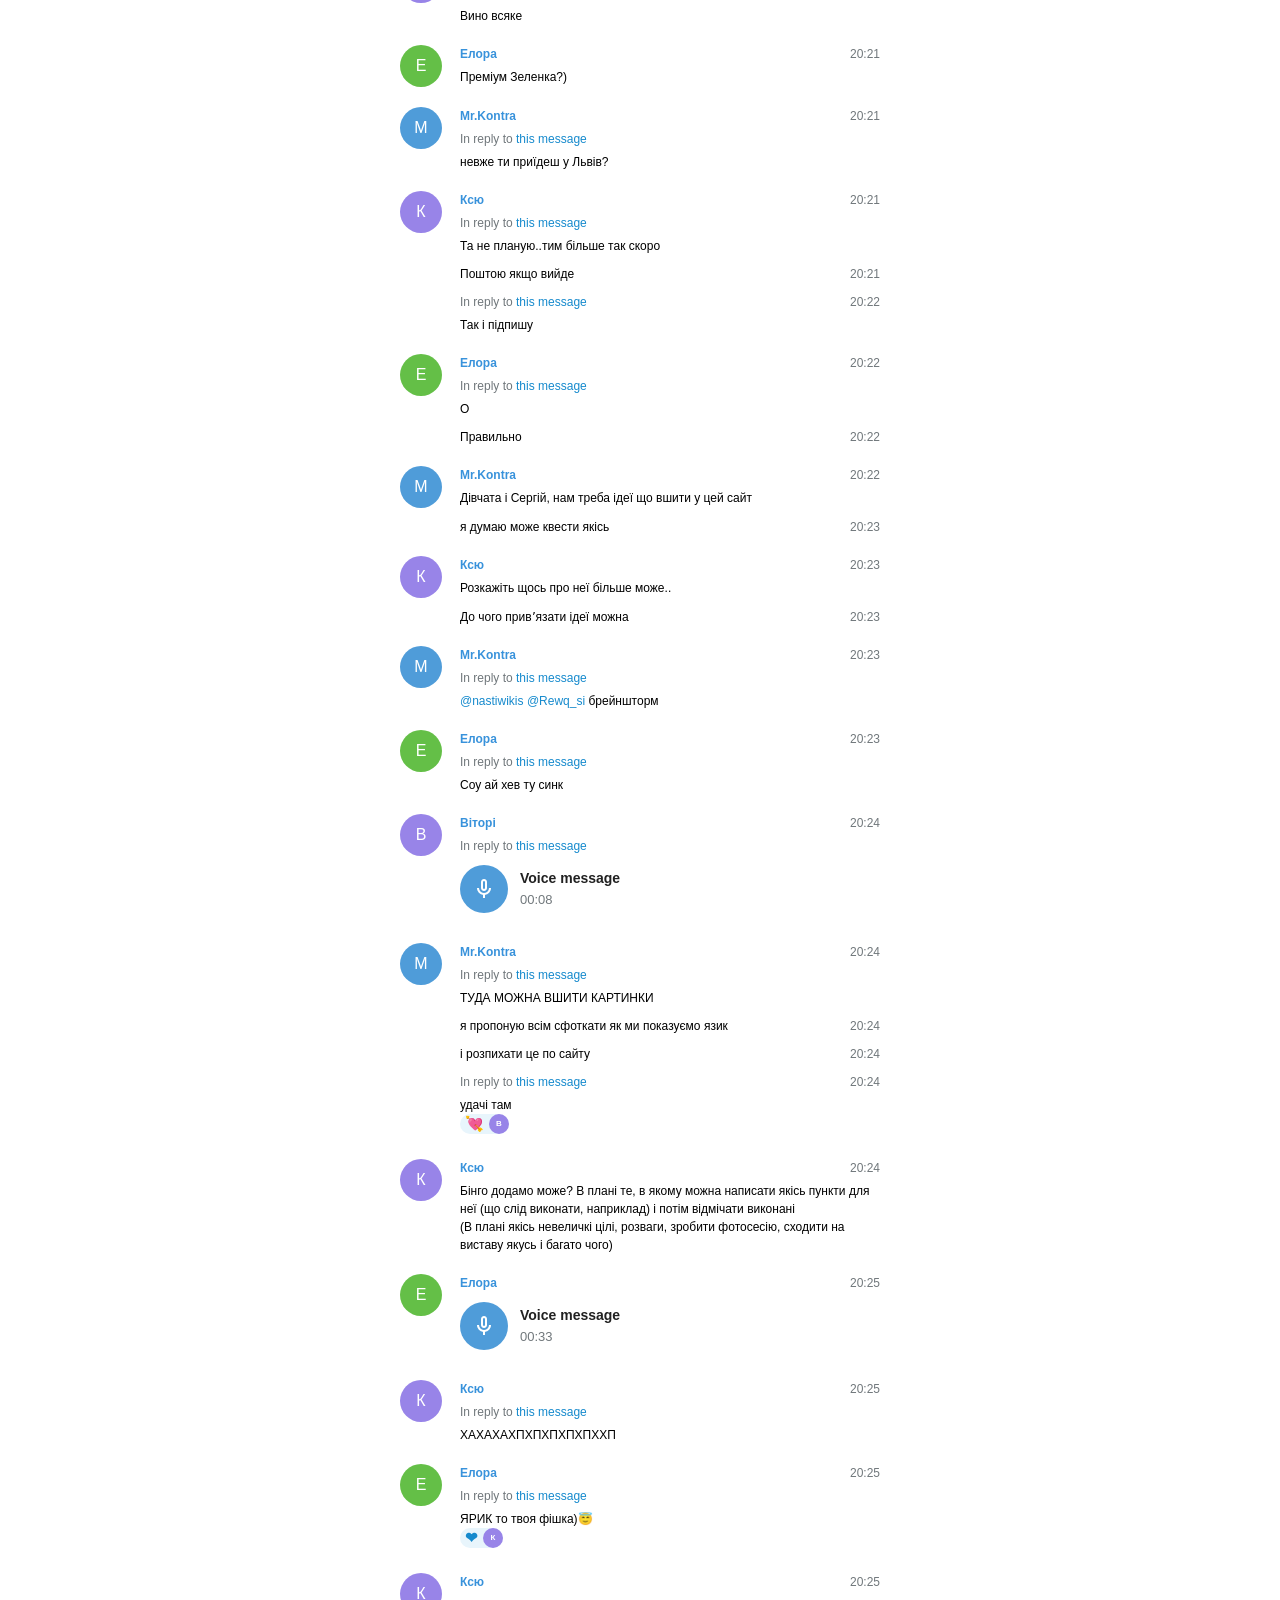
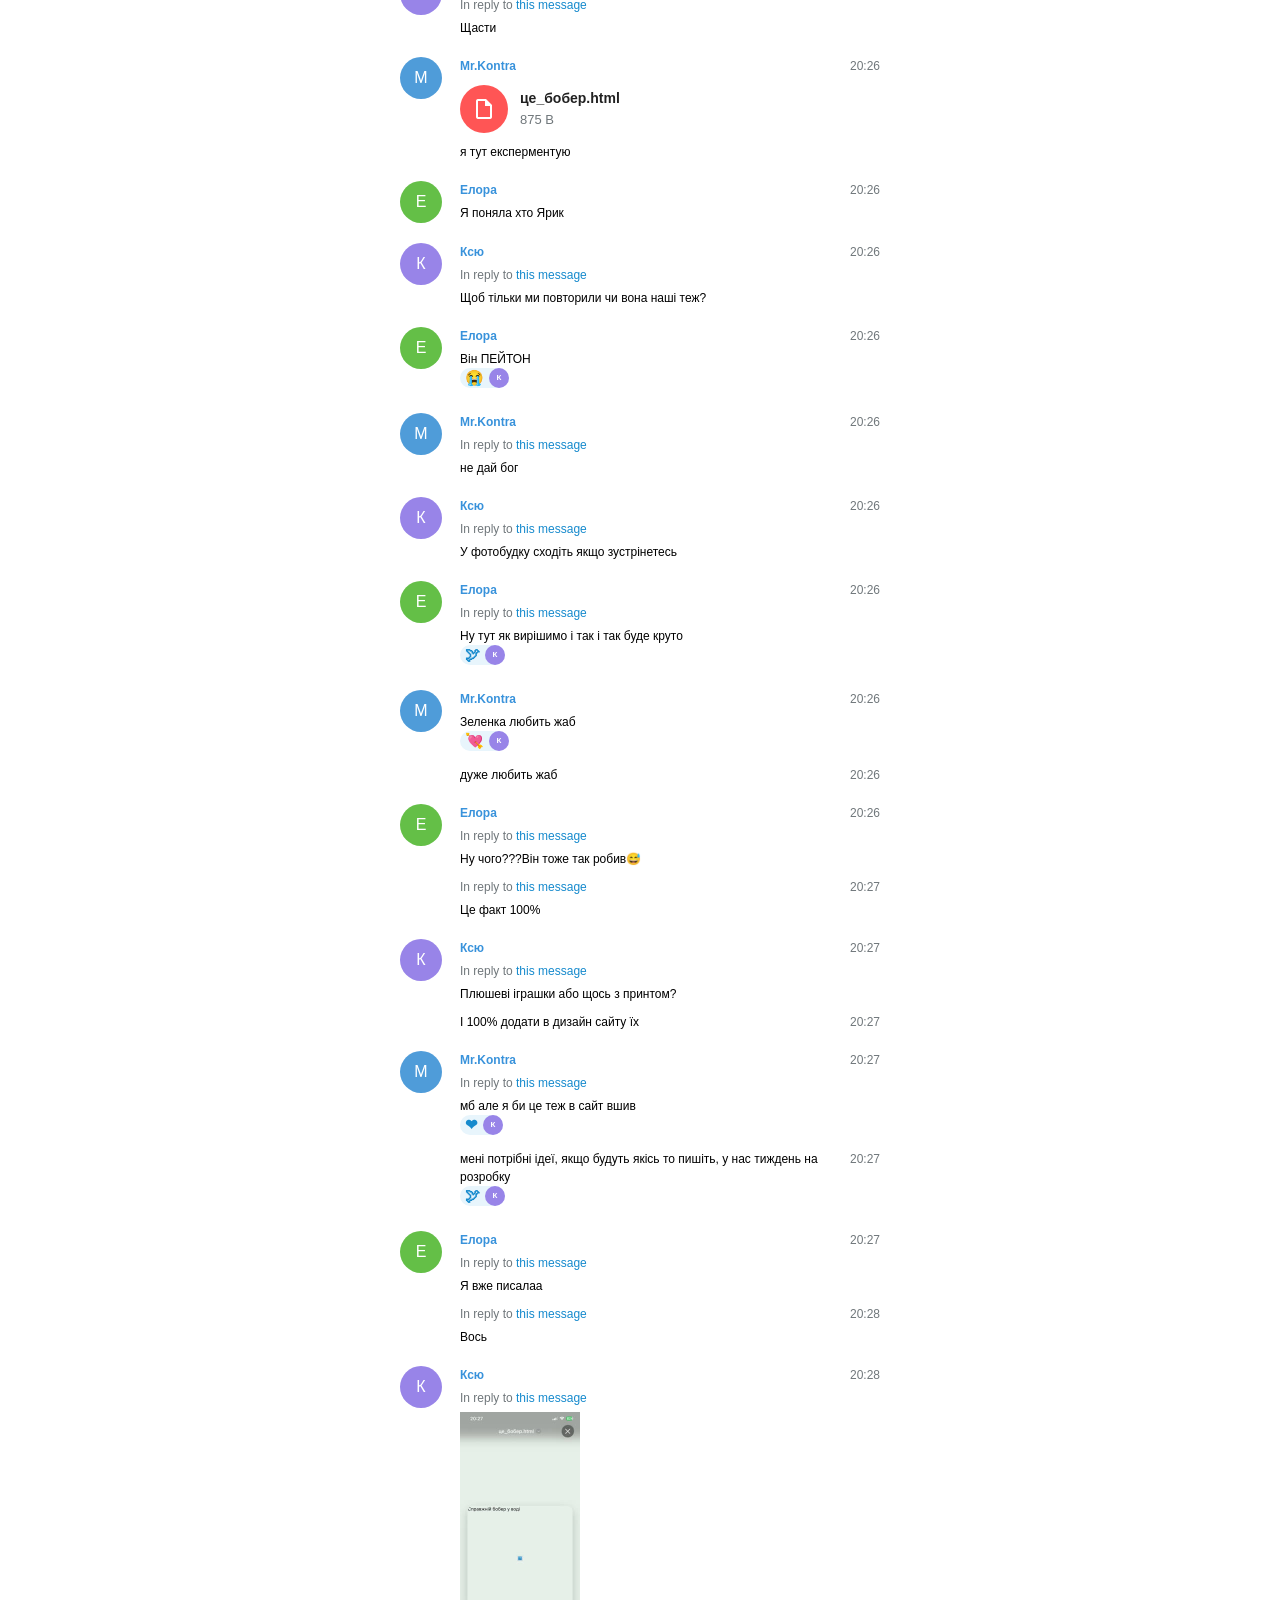
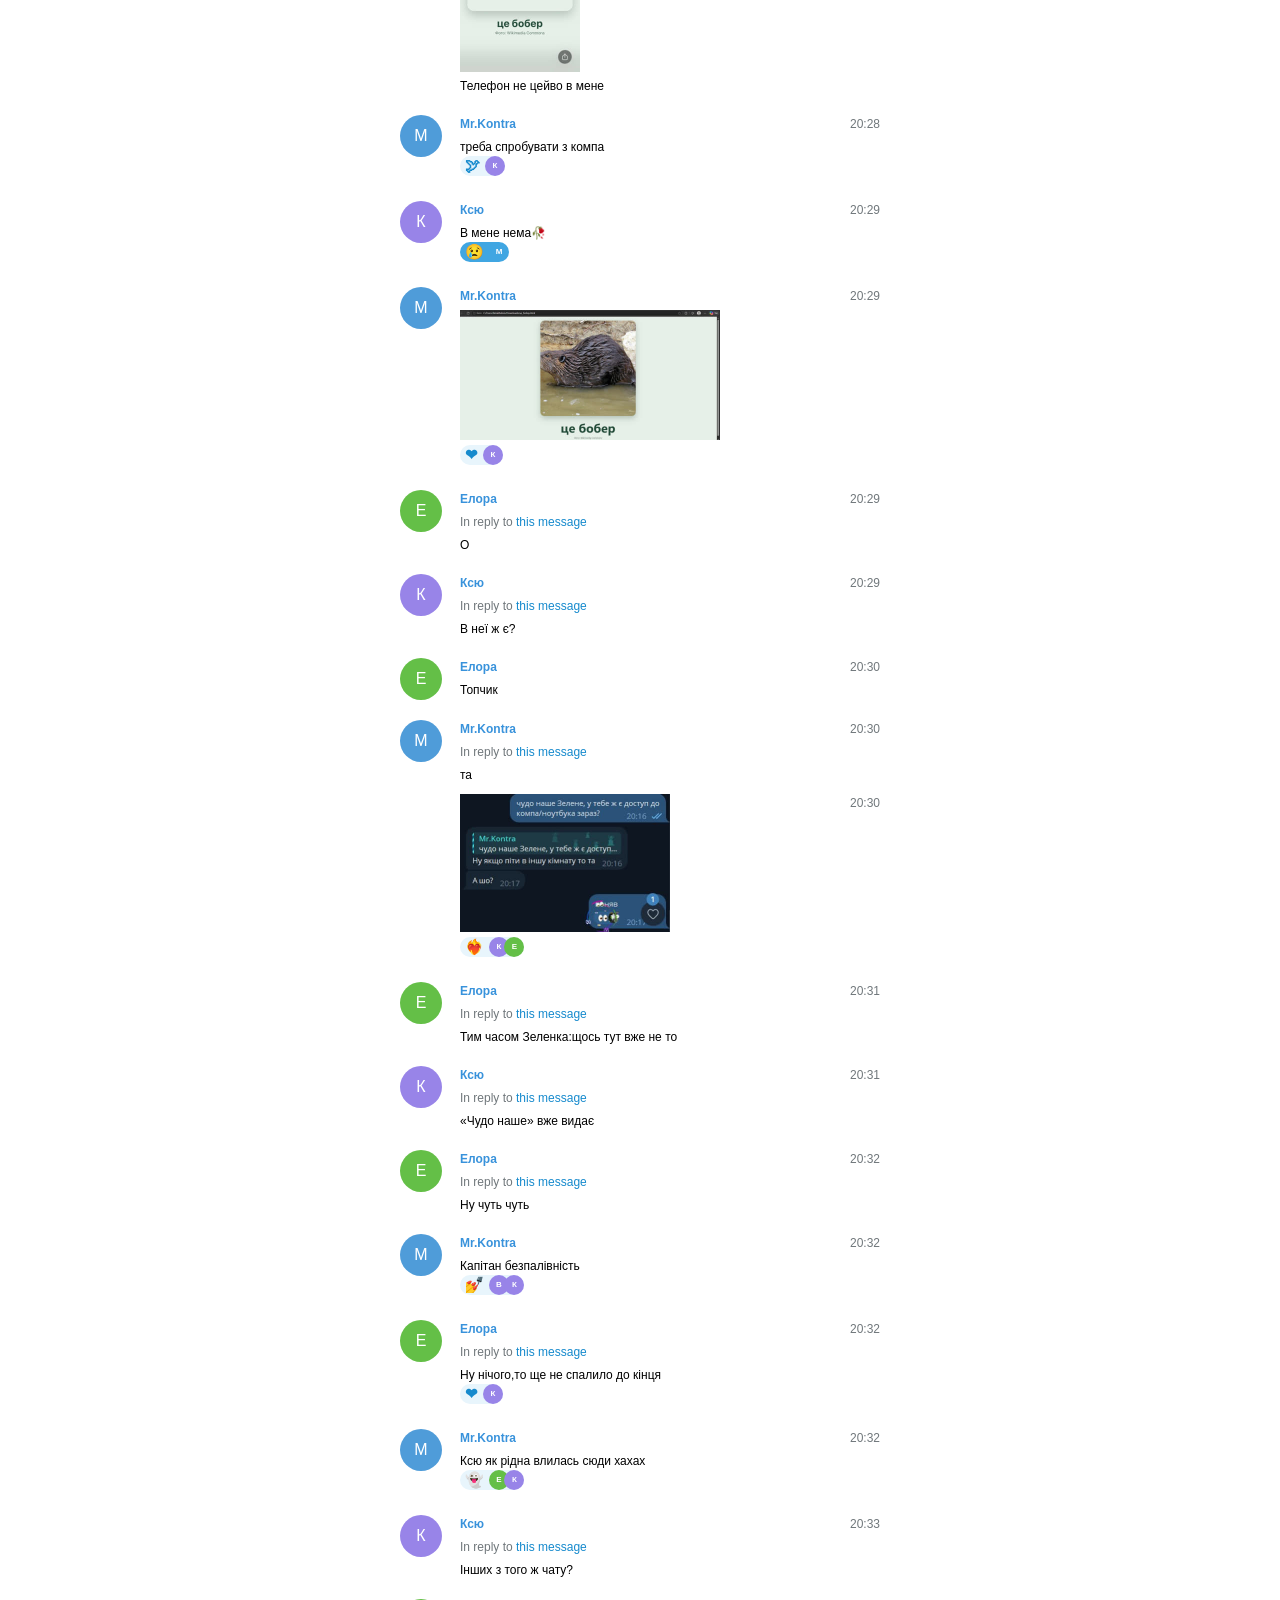
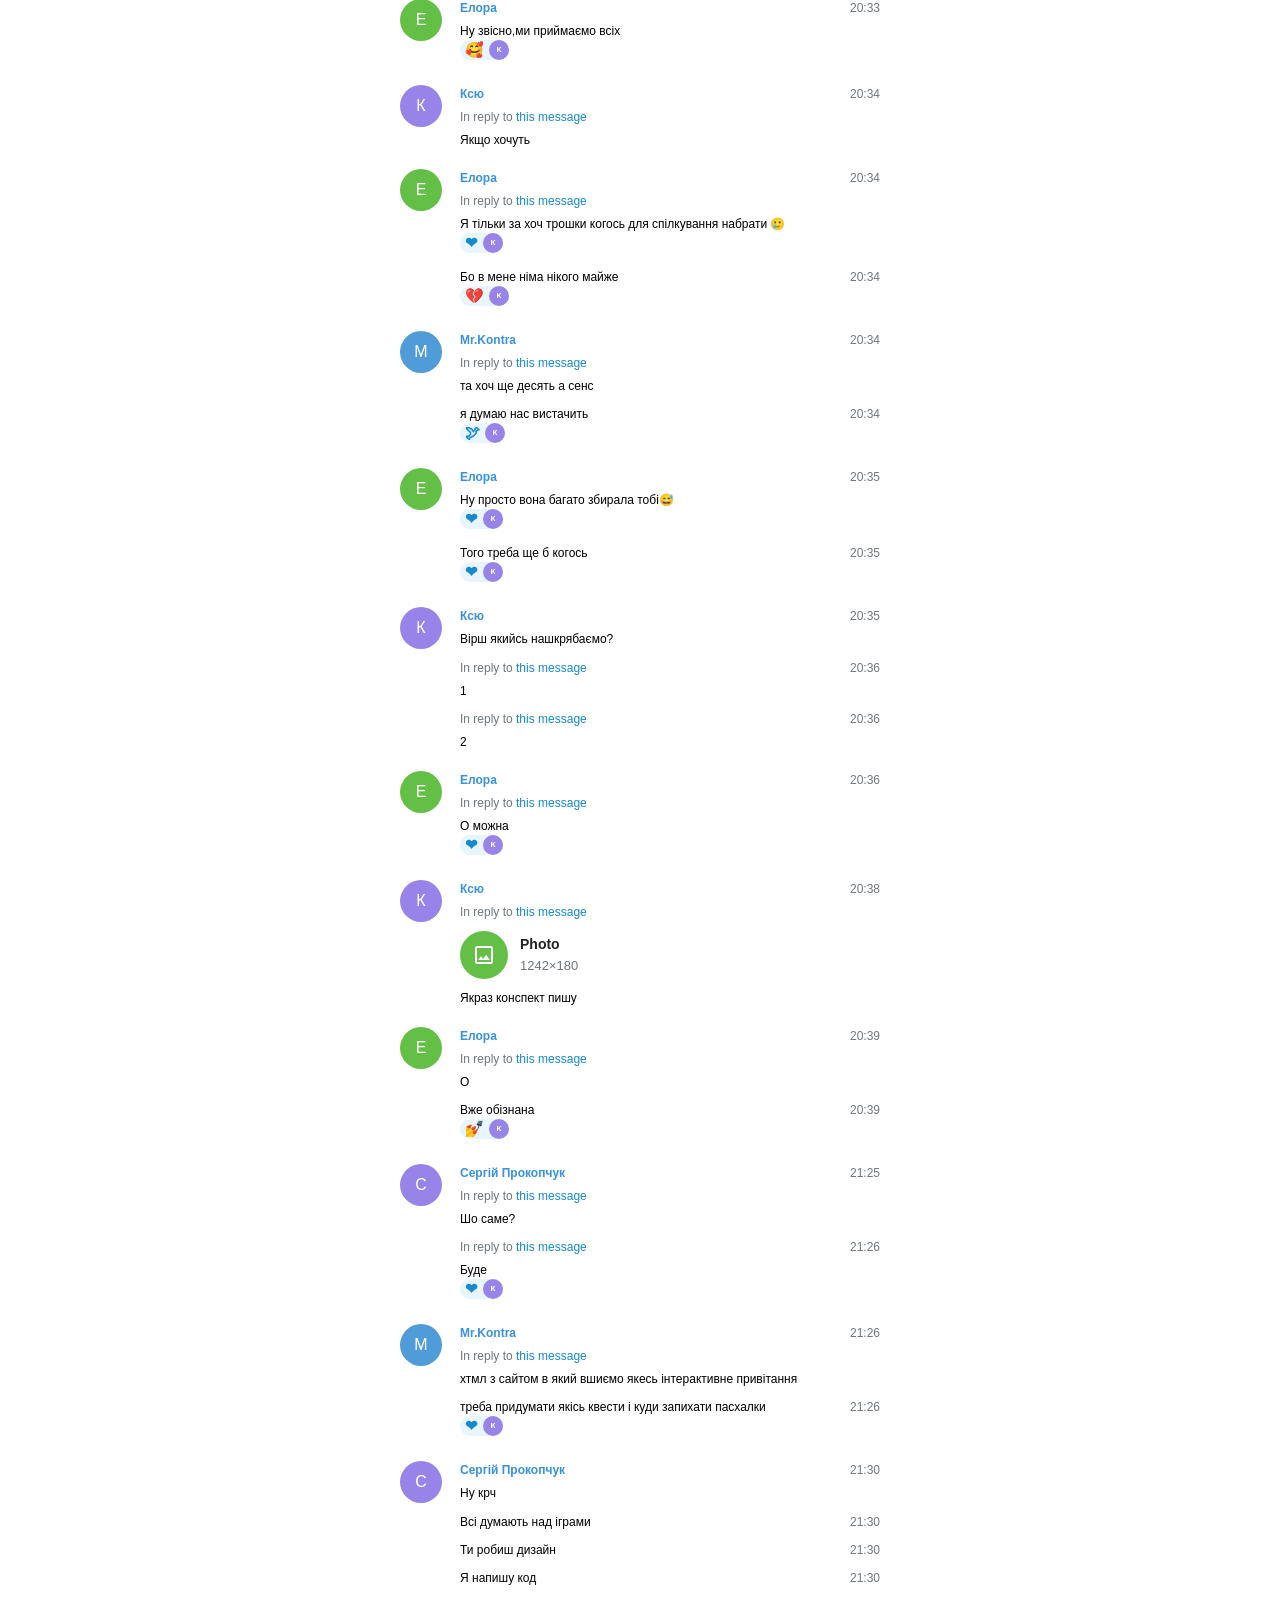
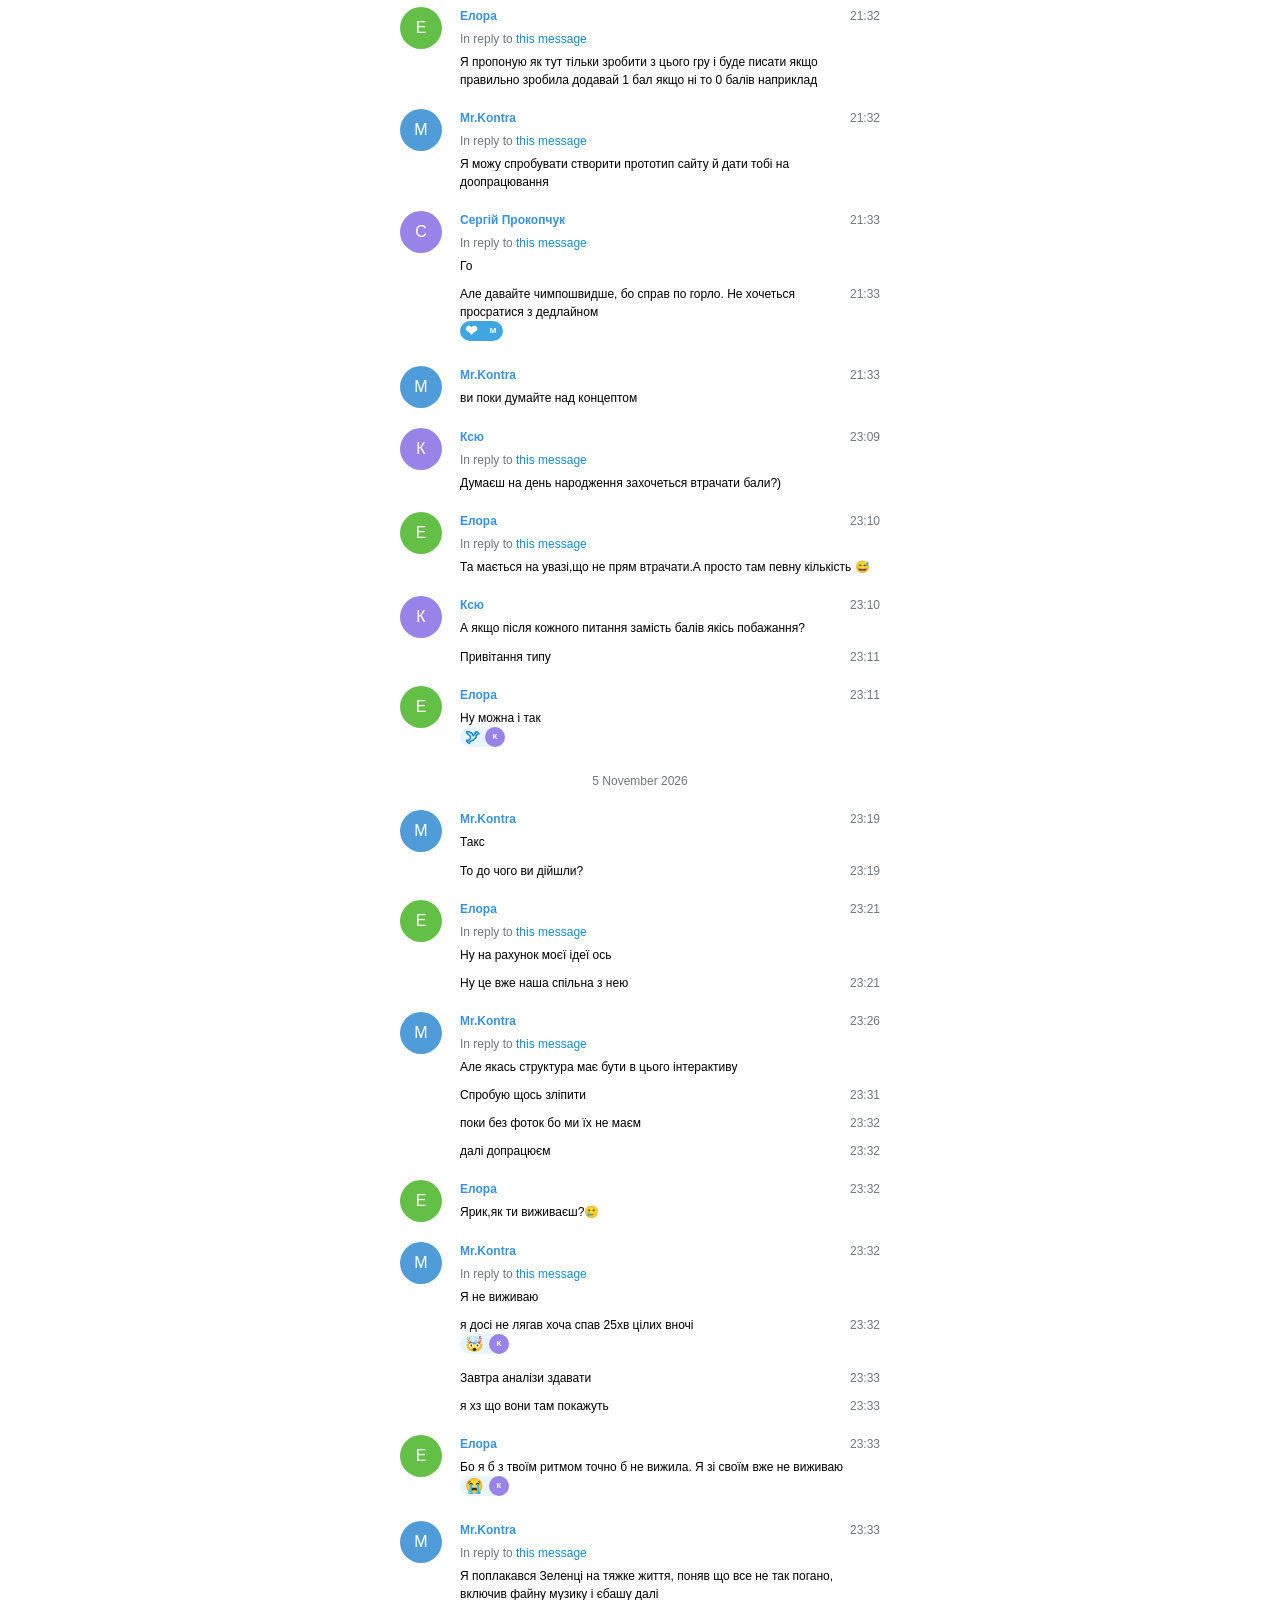
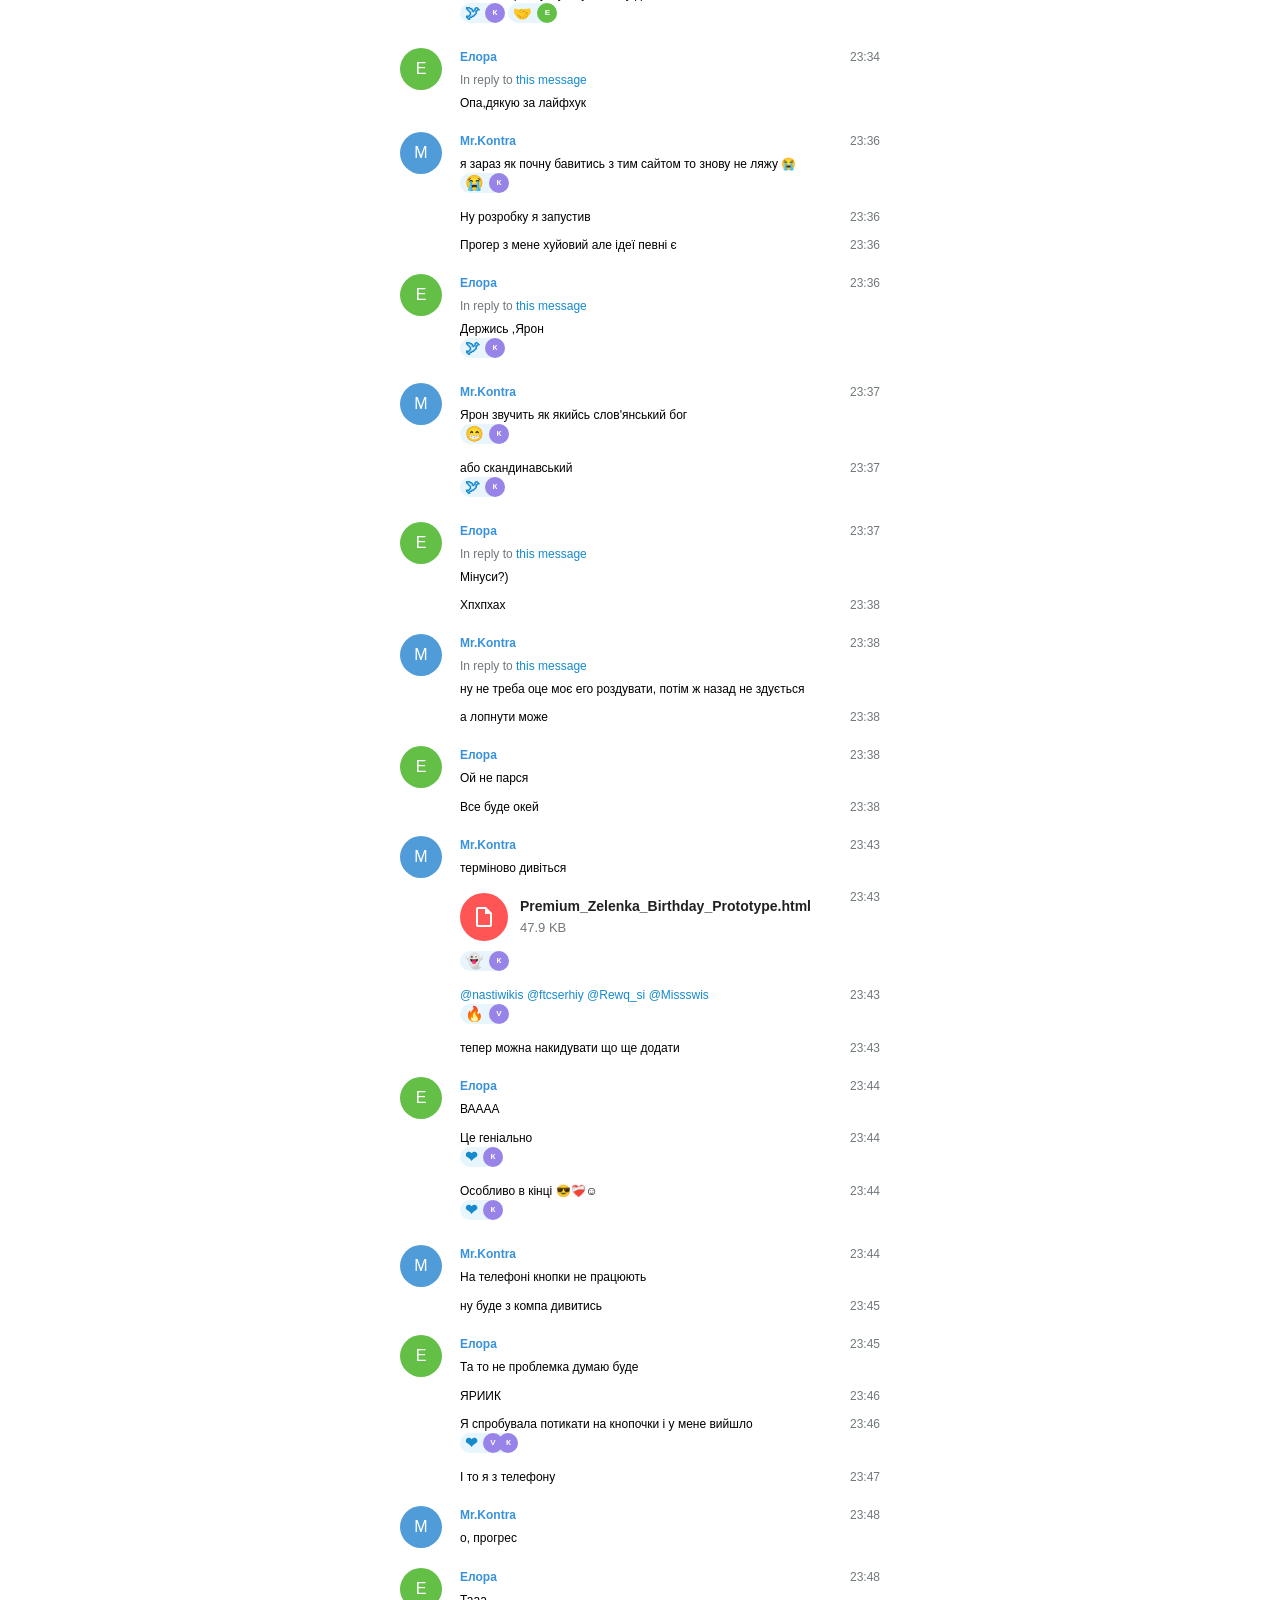
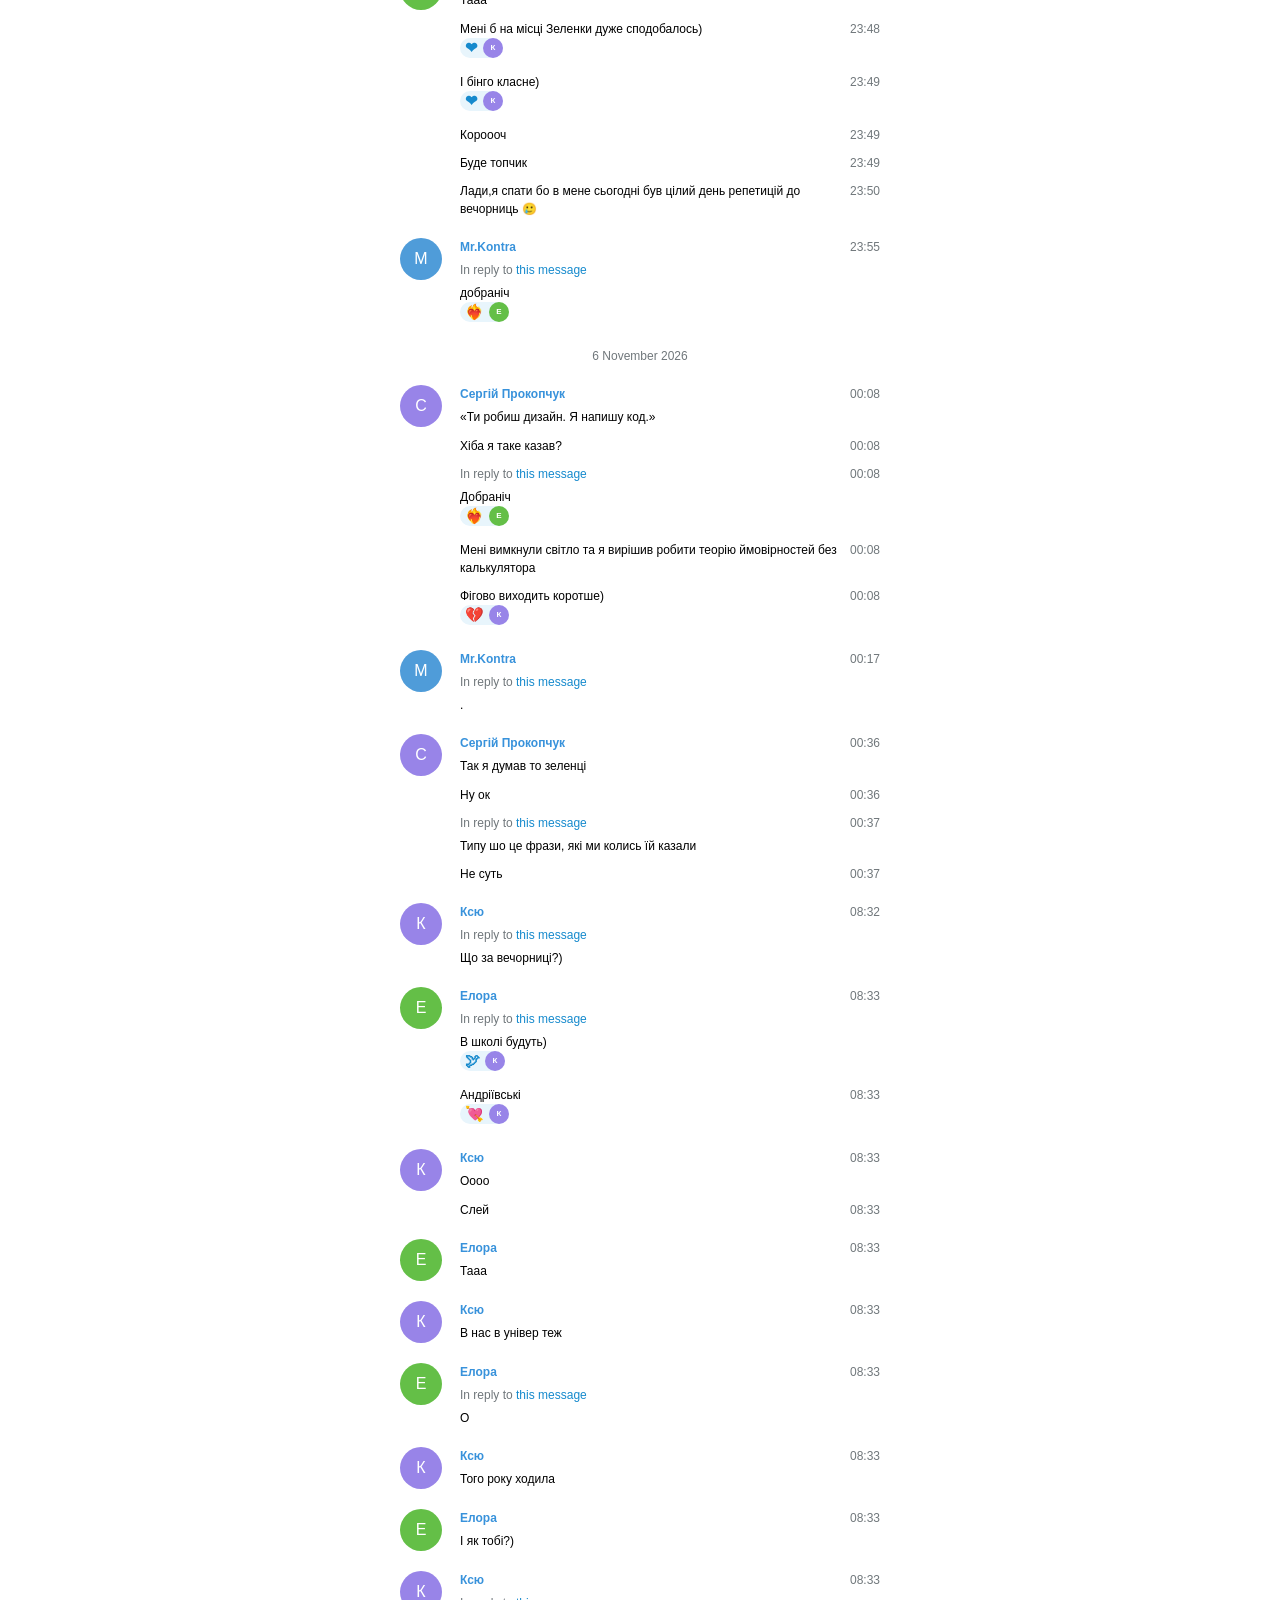
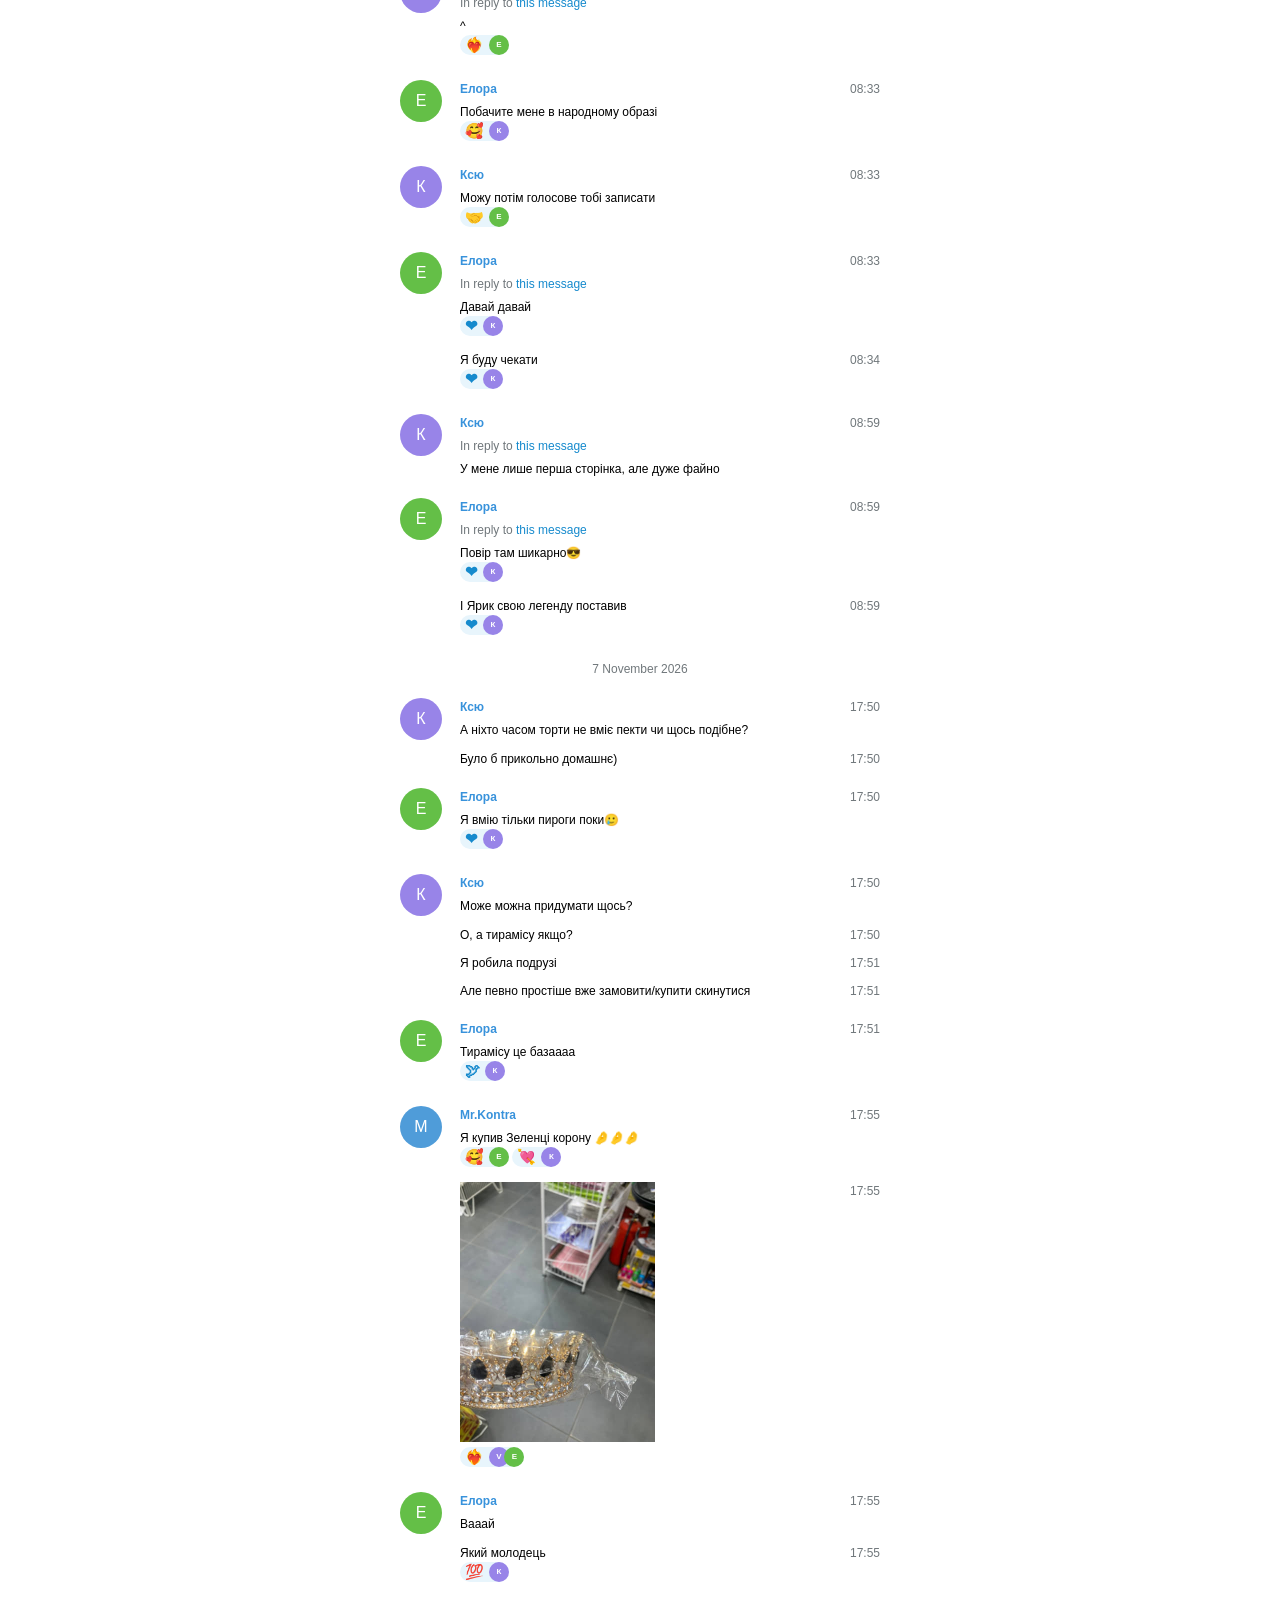
<file: messages.html>
<!DOCTYPE html>
<html>

 <head>

  <meta charset="utf-8"/>
<title>Exported Data</title>
  <meta content="width=device-width, initial-scale=1.0" name="viewport"/>

  <link href="css/style.css" rel="stylesheet"/>

  <script src="js/script.js" type="text/javascript">

  </script>

 </head>

 <body onload="CheckLocation();">

  <div class="page_wrap">

   <div class="page_header">

    <div class="content">

     <div class="text bold">
Гріндей 
     </div>

    </div>

   </div>

   <div class="page_body chat_page">

    <div class="history">

     <div class="message service" id="message-1">

      <div class="body details">
3 November 2026
      </div>

     </div>

     <div class="message service" id="message-998980231">

      <div class="body details">
Mr.Kontra created group &laquo;Гріндей&raquo; with members Mr.Kontra, Ксю, Сергій Прокопчук, Елора and Віторі
      </div>

     </div>

     <div class="message service" id="message-998980230">

      <div class="body details">
Mr.Kontra changed group photo
      </div>

      <div class="userpic_wrap">

       <a class="userpic_link" href="photos/photo_1@03-11-2026_20-09-33.jpg">

        <img class="userpic" src="photos/photo_1@03-11-2026_20-09-33_thumb.jpg" style="width: 60px; height: 60px"/>

       </a>

      </div>

     </div>

     <div class="message default clearfix" id="message-998980229">

      <div class="pull_left userpic_wrap">

       <div class="userpic userpic4" style="width: 42px; height: 42px">

        <div class="initials" style="line-height: 42px">
M
        </div>

       </div>

      </div>

      <div class="body">

       <div class="pull_right date details" title="03.11.2026 20:09:47 GMT+02:00">
20:09
       </div>

       <div class="from_name">
Mr.Kontra 
       </div>

       <div class="text">
Це група підготовки до днюхи Зеленки
       </div>

      </div>

     </div>

     <div class="message default clearfix joined" id="message-998980228">

      <div class="body">

       <div class="pull_right date details" title="03.11.2026 20:09:57 GMT+02:00">
20:09
       </div>

       <div class="text">
Ледь не додав сюди по звичці Зеленку
       </div>

      </div>

     </div>

     <div class="message default clearfix" id="message-998980226">

      <div class="pull_left userpic_wrap">

       <div class="userpic userpic2" style="width: 42px; height: 42px">

        <div class="initials" style="line-height: 42px">
Е
        </div>

       </div>

      </div>

      <div class="body">

       <div class="pull_right date details" title="03.11.2026 20:10:53 GMT+02:00">
20:10
       </div>

       <div class="from_name">
Елора 
       </div>

       <div class="text">
Оу йес
       </div>

       <span class="reactions">

        <span class="reaction active">

         <span class="emoji">
❤
         </span>

         <span class="userpics">

          <div class="userpic userpic5" style="width: 20px; height: 20px">

           <div class="initials" style="line-height: 20px" title="Ксю">
К
           </div>

          </div>

          <div class="userpic userpic12" style="width: 20px; height: 20px">

           <div class="initials" style="line-height: 20px" title="Mr.Kontra">
M
           </div>

          </div>

         </span>

        </span>

       </span>

      </div>

     </div>

     <div class="message default clearfix joined" id="message-998980224">

      <div class="body">

       <div class="pull_right date details" title="03.11.2026 20:11:04 GMT+02:00">
20:11
       </div>

       <div class="text">
Ми знову не будемо спати вночі?)
       </div>

      </div>

     </div>

     <div class="message default clearfix" id="message-998980223">

      <div class="pull_left userpic_wrap">

       <div class="userpic userpic4" style="width: 42px; height: 42px">

        <div class="initials" style="line-height: 42px">
M
        </div>

       </div>

      </div>

      <div class="body">

       <div class="pull_right date details" title="03.11.2026 20:11:12 GMT+02:00">
20:11
       </div>

       <div class="from_name">
Mr.Kontra 
       </div>

       <div class="text">
Може ще когось долучимо?
       </div>

      </div>

     </div>

     <div class="message default clearfix joined" id="message-998980222">

      <div class="body">

       <div class="pull_right date details" title="03.11.2026 20:11:18 GMT+02:00">
20:11
       </div>

       <div class="reply_to details">
In reply to <a href="#go_to_message-998980224" onclick="return GoToMessage(-998980224)">this message</a>
       </div>

       <div class="text">
У мене є оригінальна ідея
       </div>

      </div>

     </div>

     <div class="message default clearfix" id="message-998980221">

      <div class="pull_left userpic_wrap">

       <div class="userpic userpic2" style="width: 42px; height: 42px">

        <div class="initials" style="line-height: 42px">
Е
        </div>

       </div>

      </div>

      <div class="body">

       <div class="pull_right date details" title="03.11.2026 20:11:23 GMT+02:00">
20:11
       </div>

       <div class="from_name">
Елора 
       </div>

       <div class="reply_to details">
In reply to <a href="#go_to_message-998980222" onclick="return GoToMessage(-998980222)">this message</a>
       </div>

       <div class="text">
Яка???
       </div>

      </div>

     </div>

     <div class="message default clearfix joined" id="message-998980220">

      <div class="body">

       <div class="pull_right date details" title="03.11.2026 20:11:25 GMT+02:00">
20:11
       </div>

       <div class="text">
Я слухаю
       </div>

      </div>

     </div>

     <div class="message default clearfix" id="message-998980219">

      <div class="pull_left userpic_wrap">

       <div class="userpic userpic4" style="width: 42px; height: 42px">

        <div class="initials" style="line-height: 42px">
M
        </div>

       </div>

      </div>

      <div class="body">

       <div class="pull_right date details" title="03.11.2026 20:11:54 GMT+02:00">
20:11
       </div>

       <div class="from_name">
Mr.Kontra 
       </div>

       <div class="text">
Перевірю дещо і скажу
       </div>

       <span class="reactions">

        <span class="reaction">

         <span class="emoji">
🕊
         </span>

         <span class="userpics">

          <div class="userpic userpic5" style="width: 20px; height: 20px">

           <div class="initials" style="line-height: 20px" title="Ксю">
К
           </div>

          </div>

         </span>

        </span>

       </span>

      </div>

     </div>

     <div class="message default clearfix" id="message-998980216">

      <div class="pull_left userpic_wrap">

       <div class="userpic userpic2" style="width: 42px; height: 42px">

        <div class="initials" style="line-height: 42px">
Е
        </div>

       </div>

      </div>

      <div class="body">

       <div class="pull_right date details" title="03.11.2026 20:12:51 GMT+02:00">
20:12
       </div>

       <div class="from_name">
Елора 
       </div>

       <div class="text">
Океййй
       </div>

      </div>

     </div>

     <div class="message default clearfix" id="message-998980213">

      <div class="pull_left userpic_wrap">

       <div class="userpic userpic5" style="width: 42px; height: 42px">

        <div class="initials" style="line-height: 42px">
В
        </div>

       </div>

      </div>

      <div class="body">

       <div class="pull_right date details" title="03.11.2026 20:13:36 GMT+02:00">
20:13
       </div>

       <div class="from_name">
Віторі 
       </div>

       <div class="text">
Ох ти ж,я настільки зайобана що й забула що в неї день народження
       </div>

       <span class="reactions">

        <span class="reaction">

         <span class="emoji">
💔
         </span>

         <span class="userpics">

          <div class="userpic userpic5" style="width: 20px; height: 20px">

           <div class="initials" style="line-height: 20px" title="Ксю">
К
           </div>

          </div>

         </span>

        </span>

       </span>

      </div>

     </div>

     <div class="message default clearfix" id="message-998980209">

      <div class="pull_left userpic_wrap">

       <div class="userpic userpic4" style="width: 42px; height: 42px">

        <div class="initials" style="line-height: 42px">
M
        </div>

       </div>

      </div>

      <div class="body">

       <div class="pull_right date details" title="03.11.2026 20:15:26 GMT+02:00">
20:15
       </div>

       <div class="from_name">
Mr.Kontra 
       </div>

       <div class="media_wrap clearfix">

        <a class="media clearfix pull_left block_link media_file" href="files/ATLAS_60_Gamma_Test.html">

         <div class="fill pull_left">

         </div>

         <div class="body">

          <div class="title bold">
ATLAS_60_Gamma_Test.html
          </div>

          <div class="status details">
70.4 KB
          </div>

         </div>

        </a>

       </div>

      </div>

     </div>

     <div class="message default clearfix joined" id="message-998980208">

      <div class="body">

       <div class="pull_right date details" title="03.11.2026 20:15:30 GMT+02:00">
20:15
       </div>

       <div class="text">
Є така штучка
       </div>

      </div>

     </div>

     <div class="message default clearfix joined" id="message-998980207">

      <div class="body">

       <div class="pull_right date details" title="03.11.2026 20:16:08 GMT+02:00">
20:16
       </div>

       <div class="text">
це кастомний сайт який працює незалежно від хостингу в браузері користувача
       </div>

       <span class="reactions">

        <span class="reaction">

         <span class="emoji">
❤
         </span>

         <span class="userpics">

          <div class="userpic userpic5" style="width: 20px; height: 20px">

           <div class="initials" style="line-height: 20px" title="Ксю">
К
           </div>

          </div>

         </span>

        </span>

       </span>

      </div>

     </div>

     <div class="message default clearfix" id="message-998980206">

      <div class="pull_left userpic_wrap">

       <div class="userpic userpic2" style="width: 42px; height: 42px">

        <div class="initials" style="line-height: 42px">
Е
        </div>

       </div>

      </div>

      <div class="body">

       <div class="pull_right date details" title="03.11.2026 20:16:25 GMT+02:00">
20:16
       </div>

       <div class="from_name">
Елора 
       </div>

       <div class="text">
Що це?😅
       </div>

      </div>

     </div>

     <div class="message default clearfix joined" id="message-998980205">

      <div class="body">

       <div class="pull_right date details" title="03.11.2026 20:16:35 GMT+02:00">
20:16
       </div>

       <div class="text">
Ай донт андестенд
       </div>

      </div>

     </div>

     <div class="message default clearfix" id="message-998980203">

      <div class="pull_left userpic_wrap">

       <div class="userpic userpic4" style="width: 42px; height: 42px">

        <div class="initials" style="line-height: 42px">
M
        </div>

       </div>

      </div>

      <div class="body">

       <div class="pull_right date details" title="03.11.2026 20:16:59 GMT+02:00">
20:16
       </div>

       <div class="from_name">
Mr.Kontra 
       </div>

       <div class="media_wrap clearfix">

        <a class="photo_wrap clearfix pull_left" href="photos/photo_2@03-11-2026_20-16-59.jpg">

         <img class="photo" src="photos/photo_2@03-11-2026_20-16-59_thumb.jpg" style="width: 260px; height: 127px"/>

        </a>

       </div>

      </div>

     </div>

     <div class="message default clearfix joined" id="message-998980199">

      <div class="body">

       <div class="pull_right date details" title="03.11.2026 20:17:18 GMT+02:00">
20:17
       </div>

       <div class="text">
Сайт у одному файлі який може запустити будь-хто
       </div>

       <span class="reactions">

        <span class="reaction">

         <span class="emoji">
🕊
         </span>

         <span class="userpics">

          <div class="userpic userpic5" style="width: 20px; height: 20px">

           <div class="initials" style="line-height: 20px" title="Ксю">
К
           </div>

          </div>

         </span>

        </span>

       </span>

      </div>

     </div>

     <div class="message default clearfix joined" id="message-998980198">

      <div class="body">

       <div class="pull_right date details" title="03.11.2026 20:17:40 GMT+02:00">
20:17
       </div>

       <div class="text">
цей тест це лише приклад
       </div>

       <span class="reactions">

        <span class="reaction">

         <span class="emoji">
🕊
         </span>

         <span class="userpics">

          <div class="userpic userpic5" style="width: 20px; height: 20px">

           <div class="initials" style="line-height: 20px" title="Ксю">
К
           </div>

          </div>

         </span>

        </span>

       </span>

      </div>

     </div>

     <div class="message default clearfix joined" id="message-998980197">

      <div class="body">

       <div class="pull_right date details" title="03.11.2026 20:18:06 GMT+02:00">
20:18
       </div>

       <div class="text">
Я пропоную розробити Зеленці сайт в честь неї
       </div>

       <span class="reactions">

        <span class="reaction">

         <span class="emoji">
❤
         </span>

         <span class="userpics">

          <div class="userpic userpic5" style="width: 20px; height: 20px">

           <div class="initials" style="line-height: 20px" title="Ксю">
К
           </div>

          </div>

         </span>

        </span>

       </span>

      </div>

     </div>

     <div class="message default clearfix joined" id="message-998980196">

      <div class="body">

       <div class="pull_right date details" title="03.11.2026 20:18:14 GMT+02:00">
20:18
       </div>

       <div class="text">
Де вигадати якій інтерактивні ігри
       </div>

       <span class="reactions">

        <span class="reaction">

         <span class="emoji">
❤
         </span>

         <span class="userpics">

          <div class="userpic userpic5" style="width: 20px; height: 20px">

           <div class="initials" style="line-height: 20px" title="Ксю">
К
           </div>

          </div>

         </span>

        </span>

       </span>

      </div>

     </div>

     <div class="message default clearfix" id="message-998980195">

      <div class="pull_left userpic_wrap">

       <div class="userpic userpic5" style="width: 42px; height: 42px">

        <div class="initials" style="line-height: 42px">
К
        </div>

       </div>

      </div>

      <div class="body">

       <div class="pull_right date details" title="03.11.2026 20:18:17 GMT+02:00">
20:18
       </div>

       <div class="from_name">
Ксю 
       </div>

       <div class="text">
Оооооооо
       </div>

      </div>

     </div>

     <div class="message default clearfix joined" id="message-998980194">

      <div class="body">

       <div class="pull_right date details" title="03.11.2026 20:18:19 GMT+02:00">
20:18
       </div>

       <div class="text">
Ура
       </div>

      </div>

     </div>

     <div class="message default clearfix" id="message-998980193">

      <div class="pull_left userpic_wrap">

       <div class="userpic userpic4" style="width: 42px; height: 42px">

        <div class="initials" style="line-height: 42px">
M
        </div>

       </div>

      </div>

      <div class="body">

       <div class="pull_right date details" title="03.11.2026 20:18:22 GMT+02:00">
20:18
       </div>

       <div class="from_name">
Mr.Kontra 
       </div>

       <div class="text">
Додати якісь рефернси від нас
       </div>

       <span class="reactions">

        <span class="reaction">

         <span class="emoji">
❤
         </span>

         <span class="userpics">

          <div class="userpic userpic5" style="width: 20px; height: 20px">

           <div class="initials" style="line-height: 20px" title="Ксю">
К
           </div>

          </div>

         </span>

        </span>

       </span>

      </div>

     </div>

     <div class="message default clearfix" id="message-998980192">

      <div class="pull_left userpic_wrap">

       <div class="userpic userpic5" style="width: 42px; height: 42px">

        <div class="initials" style="line-height: 42px">
К
        </div>

       </div>

      </div>

      <div class="body">

       <div class="pull_right date details" title="03.11.2026 20:18:25 GMT+02:00">
20:18
       </div>

       <div class="from_name">
Ксю 
       </div>

       <div class="text">
Всім привіт
       </div>

      </div>

     </div>

     <div class="message default clearfix" id="message-998980191">

      <div class="pull_left userpic_wrap">

       <div class="userpic userpic4" style="width: 42px; height: 42px">

        <div class="initials" style="line-height: 42px">
M
        </div>

       </div>

      </div>

      <div class="body">

       <div class="pull_right date details" title="03.11.2026 20:18:25 GMT+02:00">
20:18
       </div>

       <div class="from_name">
Mr.Kontra 
       </div>

       <div class="text">
і зашити в нього привітання
       </div>

       <span class="reactions">

        <span class="reaction">

         <span class="emoji">
❤
         </span>

         <span class="userpics">

          <div class="userpic userpic5" style="width: 20px; height: 20px">

           <div class="initials" style="line-height: 20px" title="Ксю">
К
           </div>

          </div>

         </span>

        </span>

       </span>

      </div>

     </div>

     <div class="message default clearfix" id="message-998980190">

      <div class="pull_left userpic_wrap">

       <div class="userpic userpic2" style="width: 42px; height: 42px">

        <div class="initials" style="line-height: 42px">
Е
        </div>

       </div>

      </div>

      <div class="body">

       <div class="pull_right date details" title="03.11.2026 20:18:34 GMT+02:00">
20:18
       </div>

       <div class="from_name">
Елора 
       </div>

       <div class="text">
Ляяя,Ярик ти мені нагадуєш мого вчителя по інформатиці 😂☺️
       </div>

       <span class="reactions">

        <span class="reaction">

         <span class="emoji">
😭
         </span>

         <span class="userpics">

          <div class="userpic userpic5" style="width: 20px; height: 20px">

           <div class="initials" style="line-height: 20px" title="Ксю">
К
           </div>

          </div>

         </span>

        </span>

       </span>

      </div>

     </div>

     <div class="message default clearfix joined" id="message-998980189">

      <div class="body">

       <div class="pull_right date details" title="03.11.2026 20:18:50 GMT+02:00">
20:18
       </div>

       <div class="text">
Ми якраз сайти робили
       </div>

      </div>

     </div>

     <div class="message default clearfix joined" id="message-998980188">

      <div class="body">

       <div class="pull_right date details" title="03.11.2026 20:19:07 GMT+02:00">
20:19
       </div>

       <div class="text">
Ну тільки я інформатику не вибирала того туди не ходжу
       </div>

      </div>

     </div>

     <div class="message default clearfix" id="message-998980187">

      <div class="pull_left userpic_wrap">

       <div class="userpic userpic4" style="width: 42px; height: 42px">

        <div class="initials" style="line-height: 42px">
M
        </div>

       </div>

      </div>

      <div class="body">

       <div class="pull_right date details" title="03.11.2026 20:19:23 GMT+02:00">
20:19
       </div>

       <div class="from_name">
Mr.Kontra 
       </div>

       <div class="text">
<a href="https://t.me/ftcserhiy">@ftcserhiy</a> зробим?
       </div>

      </div>

     </div>

     <div class="message default clearfix joined" id="message-998980186">

      <div class="body">

       <div class="pull_right date details" title="03.11.2026 20:20:17 GMT+02:00">
20:20
       </div>

       <div class="text">
мене зараз що найбільше цікавить це чи вийде туди вшити наші зображення або відео в той один файлик
       </div>

       <span class="reactions">

        <span class="reaction">

         <span class="emoji">
❤
         </span>

         <span class="userpics">

          <div class="userpic userpic5" style="width: 20px; height: 20px">

           <div class="initials" style="line-height: 20px" title="Ксю">
К
           </div>

          </div>

         </span>

        </span>

       </span>

      </div>

     </div>

     <div class="message default clearfix" id="message-998980185">

      <div class="pull_left userpic_wrap">

       <div class="userpic userpic2" style="width: 42px; height: 42px">

        <div class="initials" style="line-height: 42px">
Е
        </div>

       </div>

      </div>

      <div class="body">

       <div class="pull_right date details" title="03.11.2026 20:20:18 GMT+02:00">
20:20
       </div>

       <div class="from_name">
Елора 
       </div>

       <div class="reply_to details">
In reply to <a href="#go_to_message-998980192" onclick="return GoToMessage(-998980192)">this message</a>
       </div>

       <div class="text">
Привіт привіт
       </div>

       <span class="reactions">

        <span class="reaction">

         <span class="emoji">
❤
         </span>

         <span class="userpics">

          <div class="userpic userpic5" style="width: 20px; height: 20px">

           <div class="initials" style="line-height: 20px" title="Ксю">
К
           </div>

          </div>

         </span>

        </span>

       </span>

      </div>

     </div>

     <div class="message default clearfix" id="message-998980184">

      <div class="pull_left userpic_wrap">

       <div class="userpic userpic5" style="width: 42px; height: 42px">

        <div class="initials" style="line-height: 42px">
К
        </div>

       </div>

      </div>

      <div class="body">

       <div class="pull_right date details" title="03.11.2026 20:20:28 GMT+02:00">
20:20
       </div>

       <div class="from_name">
Ксю 
       </div>

       <div class="reply_to details">
In reply to <a href="#go_to_message-998980230" onclick="return GoToMessage(-998980230)">this message</a>
       </div>

       <div class="text">
Преміум самогон?..
       </div>

      </div>

     </div>

     <div class="message default clearfix" id="message-998980183">

      <div class="pull_left userpic_wrap">

       <div class="userpic userpic2" style="width: 42px; height: 42px">

        <div class="initials" style="line-height: 42px">
Е
        </div>

       </div>

      </div>

      <div class="body">

       <div class="pull_right date details" title="03.11.2026 20:20:37 GMT+02:00">
20:20
       </div>

       <div class="from_name">
Елора 
       </div>

       <div class="reply_to details">
In reply to <a href="#go_to_message-998980186" onclick="return GoToMessage(-998980186)">this message</a>
       </div>

       <div class="text">
Ну можна спробувати,чим зможу тим допоможу
       </div>

       <span class="reactions">

        <span class="reaction">

         <span class="emoji">
❤
         </span>

         <span class="userpics">

          <div class="userpic userpic5" style="width: 20px; height: 20px">

           <div class="initials" style="line-height: 20px" title="Ксю">
К
           </div>

          </div>

         </span>

        </span>

       </span>

      </div>

     </div>

     <div class="message default clearfix joined" id="message-998980182">

      <div class="body">

       <div class="pull_right date details" title="03.11.2026 20:20:44 GMT+02:00">
20:20
       </div>

       <div class="reply_to details">
In reply to <a href="#go_to_message-998980184" onclick="return GoToMessage(-998980184)">this message</a>
       </div>

       <div class="text">
ПХПХПХ
       </div>

      </div>

     </div>

     <div class="message default clearfix" id="message-998980181">

      <div class="pull_left userpic_wrap">

       <div class="userpic userpic4" style="width: 42px; height: 42px">

        <div class="initials" style="line-height: 42px">
M
        </div>

       </div>

      </div>

      <div class="body">

       <div class="pull_right date details" title="03.11.2026 20:20:51 GMT+02:00">
20:20
       </div>

       <div class="from_name">
Mr.Kontra 
       </div>

       <div class="reply_to details">
In reply to <a href="#go_to_message-998980184" onclick="return GoToMessage(-998980184)">this message</a>
       </div>

       <div class="text">
це твоя ідея для подарунку?
       </div>

      </div>

     </div>

     <div class="message default clearfix" id="message-998980180">

      <div class="pull_left userpic_wrap">

       <div class="userpic userpic5" style="width: 42px; height: 42px">

        <div class="initials" style="line-height: 42px">
К
        </div>

       </div>

      </div>

      <div class="body">

       <div class="pull_right date details" title="03.11.2026 20:20:56 GMT+02:00">
20:20
       </div>

       <div class="from_name">
Ксю 
       </div>

       <div class="reply_to details">
In reply to <a href="#go_to_message-998980181" onclick="return GoToMessage(-998980181)">this message</a>
       </div>

       <div class="text">
Там на фото
       </div>

      </div>

     </div>

     <div class="message default clearfix joined" id="message-998980179">

      <div class="body">

       <div class="pull_right date details" title="03.11.2026 20:20:58 GMT+02:00">
20:20
       </div>

       <div class="text">
Напис
       </div>

      </div>

     </div>

     <div class="message default clearfix joined" id="message-998980178">

      <div class="body">

       <div class="pull_right date details" title="03.11.2026 20:21:04 GMT+02:00">
20:21
       </div>

       <div class="text">
Ну якщо вона пʼє, то можна звісно
       </div>

      </div>

     </div>

     <div class="message default clearfix" id="message-998980177">

      <div class="pull_left userpic_wrap">

       <div class="userpic userpic4" style="width: 42px; height: 42px">

        <div class="initials" style="line-height: 42px">
M
        </div>

       </div>

      </div>

      <div class="body">

       <div class="pull_right date details" title="03.11.2026 20:21:06 GMT+02:00">
20:21
       </div>

       <div class="from_name">
Mr.Kontra 
       </div>

       <div class="text">
преміум водка
       </div>

      </div>

     </div>

     <div class="message default clearfix" id="message-998980176">

      <div class="pull_left userpic_wrap">

       <div class="userpic userpic5" style="width: 42px; height: 42px">

        <div class="initials" style="line-height: 42px">
К
        </div>

       </div>

      </div>

      <div class="body">

       <div class="pull_right date details" title="03.11.2026 20:21:11 GMT+02:00">
20:21
       </div>

       <div class="from_name">
Ксю 
       </div>

       <div class="text">
В мене домашній алкоголь є
       </div>

      </div>

     </div>

     <div class="message default clearfix" id="message-998980175">

      <div class="pull_left userpic_wrap">

       <div class="userpic userpic2" style="width: 42px; height: 42px">

        <div class="initials" style="line-height: 42px">
Е
        </div>

       </div>

      </div>

      <div class="body">

       <div class="pull_right date details" title="03.11.2026 20:21:12 GMT+02:00">
20:21
       </div>

       <div class="from_name">
Елора 
       </div>

       <div class="reply_to details">
In reply to <a href="#go_to_message-998980181" onclick="return GoToMessage(-998980181)">this message</a>
       </div>

       <div class="text">
А що,класна ідея
       </div>

       <span class="reactions">

        <span class="reaction">

         <span class="emoji">
❤
         </span>

         <span class="userpics">

          <div class="userpic userpic5" style="width: 20px; height: 20px">

           <div class="initials" style="line-height: 20px" title="Ксю">
К
           </div>

          </div>

         </span>

        </span>

       </span>

      </div>

     </div>

     <div class="message default clearfix" id="message-998980174">

      <div class="pull_left userpic_wrap">

       <div class="userpic userpic4" style="width: 42px; height: 42px">

        <div class="initials" style="line-height: 42px">
M
        </div>

       </div>

      </div>

      <div class="body">

       <div class="pull_right date details" title="03.11.2026 20:21:12 GMT+02:00">
20:21
       </div>

       <div class="from_name">
Mr.Kontra 
       </div>

       <div class="text">
прямо як Зеленка
       </div>

      </div>

     </div>

     <div class="message default clearfix joined" id="message-998980173">

      <div class="body">

       <div class="pull_right date details" title="03.11.2026 20:21:14 GMT+02:00">
20:21
       </div>

       <div class="text">
преміум
       </div>

       <span class="reactions">

        <span class="reaction">

         <span class="emoji">
💘
         </span>

         <span class="userpics">

          <div class="userpic userpic5" style="width: 20px; height: 20px">

           <div class="initials" style="line-height: 20px" title="Ксю">
К
           </div>

          </div>

         </span>

        </span>

       </span>

      </div>

     </div>

     <div class="message default clearfix" id="message-998980172">

      <div class="pull_left userpic_wrap">

       <div class="userpic userpic5" style="width: 42px; height: 42px">

        <div class="initials" style="line-height: 42px">
К
        </div>

       </div>

      </div>

      <div class="body">

       <div class="pull_right date details" title="03.11.2026 20:21:21 GMT+02:00">
20:21
       </div>

       <div class="from_name">
Ксю 
       </div>

       <div class="reply_to details">
In reply to <a href="#go_to_message-998980176" onclick="return GoToMessage(-998980176)">this message</a>
       </div>

       <div class="text">
Вино всяке
       </div>

      </div>

     </div>

     <div class="message default clearfix" id="message-998980171">

      <div class="pull_left userpic_wrap">

       <div class="userpic userpic2" style="width: 42px; height: 42px">

        <div class="initials" style="line-height: 42px">
Е
        </div>

       </div>

      </div>

      <div class="body">

       <div class="pull_right date details" title="03.11.2026 20:21:32 GMT+02:00">
20:21
       </div>

       <div class="from_name">
Елора 
       </div>

       <div class="text">
Преміум Зеленка?)
       </div>

      </div>

     </div>

     <div class="message default clearfix" id="message-998980170">

      <div class="pull_left userpic_wrap">

       <div class="userpic userpic4" style="width: 42px; height: 42px">

        <div class="initials" style="line-height: 42px">
M
        </div>

       </div>

      </div>

      <div class="body">

       <div class="pull_right date details" title="03.11.2026 20:21:33 GMT+02:00">
20:21
       </div>

       <div class="from_name">
Mr.Kontra 
       </div>

       <div class="reply_to details">
In reply to <a href="#go_to_message-998980176" onclick="return GoToMessage(-998980176)">this message</a>
       </div>

       <div class="text">
невже ти приїдеш у Львів?
       </div>

      </div>

     </div>

     <div class="message default clearfix" id="message-998980169">

      <div class="pull_left userpic_wrap">

       <div class="userpic userpic5" style="width: 42px; height: 42px">

        <div class="initials" style="line-height: 42px">
К
        </div>

       </div>

      </div>

      <div class="body">

       <div class="pull_right date details" title="03.11.2026 20:21:42 GMT+02:00">
20:21
       </div>

       <div class="from_name">
Ксю 
       </div>

       <div class="reply_to details">
In reply to <a href="#go_to_message-998980170" onclick="return GoToMessage(-998980170)">this message</a>
       </div>

       <div class="text">
Та не планую..тим більше так скоро
       </div>

      </div>

     </div>

     <div class="message default clearfix joined" id="message-998980168">

      <div class="body">

       <div class="pull_right date details" title="03.11.2026 20:21:53 GMT+02:00">
20:21
       </div>

       <div class="text">
Поштою якщо вийде
       </div>

      </div>

     </div>

     <div class="message default clearfix joined" id="message-998980167">

      <div class="body">

       <div class="pull_right date details" title="03.11.2026 20:22:08 GMT+02:00">
20:22
       </div>

       <div class="reply_to details">
In reply to <a href="#go_to_message-998980171" onclick="return GoToMessage(-998980171)">this message</a>
       </div>

       <div class="text">
Так і підпишу
       </div>

      </div>

     </div>

     <div class="message default clearfix" id="message-998980166">

      <div class="pull_left userpic_wrap">

       <div class="userpic userpic2" style="width: 42px; height: 42px">

        <div class="initials" style="line-height: 42px">
Е
        </div>

       </div>

      </div>

      <div class="body">

       <div class="pull_right date details" title="03.11.2026 20:22:22 GMT+02:00">
20:22
       </div>

       <div class="from_name">
Елора 
       </div>

       <div class="reply_to details">
In reply to <a href="#go_to_message-998980167" onclick="return GoToMessage(-998980167)">this message</a>
       </div>

       <div class="text">
О
       </div>

      </div>

     </div>

     <div class="message default clearfix joined" id="message-998980165">

      <div class="body">

       <div class="pull_right date details" title="03.11.2026 20:22:25 GMT+02:00">
20:22
       </div>

       <div class="text">
Правильно
       </div>

      </div>

     </div>

     <div class="message default clearfix" id="message-998980164">

      <div class="pull_left userpic_wrap">

       <div class="userpic userpic4" style="width: 42px; height: 42px">

        <div class="initials" style="line-height: 42px">
M
        </div>

       </div>

      </div>

      <div class="body">

       <div class="pull_right date details" title="03.11.2026 20:22:55 GMT+02:00">
20:22
       </div>

       <div class="from_name">
Mr.Kontra 
       </div>

       <div class="text">
Дівчата і Сергій, нам треба ідеї що вшити у цей сайт
       </div>

      </div>

     </div>

     <div class="message default clearfix joined" id="message-998980163">

      <div class="body">

       <div class="pull_right date details" title="03.11.2026 20:23:02 GMT+02:00">
20:23
       </div>

       <div class="text">
я думаю може квести якісь
       </div>

      </div>

     </div>

     <div class="message default clearfix" id="message-998980162">

      <div class="pull_left userpic_wrap">

       <div class="userpic userpic5" style="width: 42px; height: 42px">

        <div class="initials" style="line-height: 42px">
К
        </div>

       </div>

      </div>

      <div class="body">

       <div class="pull_right date details" title="03.11.2026 20:23:08 GMT+02:00">
20:23
       </div>

       <div class="from_name">
Ксю 
       </div>

       <div class="text">
Розкажіть щось про неї більше може..
       </div>

      </div>

     </div>

     <div class="message default clearfix joined" id="message-998980161">

      <div class="body">

       <div class="pull_right date details" title="03.11.2026 20:23:18 GMT+02:00">
20:23
       </div>

       <div class="text">
До чого привʼязати ідеї можна
       </div>

      </div>

     </div>

     <div class="message default clearfix" id="message-998980160">

      <div class="pull_left userpic_wrap">

       <div class="userpic userpic4" style="width: 42px; height: 42px">

        <div class="initials" style="line-height: 42px">
M
        </div>

       </div>

      </div>

      <div class="body">

       <div class="pull_right date details" title="03.11.2026 20:23:44 GMT+02:00">
20:23
       </div>

       <div class="from_name">
Mr.Kontra 
       </div>

       <div class="reply_to details">
In reply to <a href="#go_to_message-998980162" onclick="return GoToMessage(-998980162)">this message</a>
       </div>

       <div class="text">
<a href="https://t.me/nastiwikis">@nastiwikis</a> <a href="https://t.me/Rewq_si">@Rewq_si</a> брейншторм
       </div>

      </div>

     </div>

     <div class="message default clearfix" id="message-998980159">

      <div class="pull_left userpic_wrap">

       <div class="userpic userpic2" style="width: 42px; height: 42px">

        <div class="initials" style="line-height: 42px">
Е
        </div>

       </div>

      </div>

      <div class="body">

       <div class="pull_right date details" title="03.11.2026 20:23:59 GMT+02:00">
20:23
       </div>

       <div class="from_name">
Елора 
       </div>

       <div class="reply_to details">
In reply to <a href="#go_to_message-998980160" onclick="return GoToMessage(-998980160)">this message</a>
       </div>

       <div class="text">
Соу ай хев ту синк
       </div>

      </div>

     </div>

     <div class="message default clearfix" id="message-998980158">

      <div class="pull_left userpic_wrap">

       <div class="userpic userpic5" style="width: 42px; height: 42px">

        <div class="initials" style="line-height: 42px">
В
        </div>

       </div>

      </div>

      <div class="body">

       <div class="pull_right date details" title="03.11.2026 20:24:06 GMT+02:00">
20:24
       </div>

       <div class="from_name">
Віторі 
       </div>

       <div class="reply_to details">
In reply to <a href="#go_to_message-998980160" onclick="return GoToMessage(-998980160)">this message</a>
       </div>

       <div class="media_wrap clearfix">

        <a class="media clearfix pull_left block_link media_voice_message" href="voice_messages/audio_1@03-11-2026_20-24-06.ogg">

         <div class="fill pull_left">

         </div>

         <div class="body">

          <div class="title bold">
Voice message
          </div>

          <div class="status details">
00:08
          </div>

         </div>

        </a>

       </div>

      </div>

     </div>

     <div class="message default clearfix" id="message-998980157">

      <div class="pull_left userpic_wrap">

       <div class="userpic userpic4" style="width: 42px; height: 42px">

        <div class="initials" style="line-height: 42px">
M
        </div>

       </div>

      </div>

      <div class="body">

       <div class="pull_right date details" title="03.11.2026 20:24:19 GMT+02:00">
20:24
       </div>

       <div class="from_name">
Mr.Kontra 
       </div>

       <div class="reply_to details">
In reply to <a href="#go_to_message-998980186" onclick="return GoToMessage(-998980186)">this message</a>
       </div>

       <div class="text">
ТУДА МОЖНА ВШИТИ КАРТИНКИ
       </div>

      </div>

     </div>

     <div class="message default clearfix joined" id="message-998980156">

      <div class="body">

       <div class="pull_right date details" title="03.11.2026 20:24:26 GMT+02:00">
20:24
       </div>

       <div class="text">
я пропоную всім сфоткати як ми показуємо язик
       </div>

      </div>

     </div>

     <div class="message default clearfix joined" id="message-998980155">

      <div class="body">

       <div class="pull_right date details" title="03.11.2026 20:24:35 GMT+02:00">
20:24
       </div>

       <div class="text">
і розпихати це по сайту
       </div>

      </div>

     </div>

     <div class="message default clearfix joined" id="message-998980154">

      <div class="body">

       <div class="pull_right date details" title="03.11.2026 20:24:56 GMT+02:00">
20:24
       </div>

       <div class="reply_to details">
In reply to <a href="#go_to_message-998980158" onclick="return GoToMessage(-998980158)">this message</a>
       </div>

       <div class="text">
удачі там
       </div>

       <span class="reactions">

        <span class="reaction">

         <span class="emoji">
💘
         </span>

         <span class="userpics">

          <div class="userpic userpic5" style="width: 20px; height: 20px">

           <div class="initials" style="line-height: 20px" title="Віторі">
В
           </div>

          </div>

         </span>

        </span>

       </span>

      </div>

     </div>

     <div class="message default clearfix" id="message-998980153">

      <div class="pull_left userpic_wrap">

       <div class="userpic userpic5" style="width: 42px; height: 42px">

        <div class="initials" style="line-height: 42px">
К
        </div>

       </div>

      </div>

      <div class="body">

       <div class="pull_right date details" title="03.11.2026 20:24:58 GMT+02:00">
20:24
       </div>

       <div class="from_name">
Ксю 
       </div>

       <div class="text">
Бінго додамо може? В плані те, в якому можна написати якісь пункти для неї (що слід виконати, наприклад) і потім відмічати виконані <br>(В плані якісь невеличкі цілі, розваги, зробити фотосесію, сходити на виставу якусь і багато чого)
       </div>

      </div>

     </div>

     <div class="message default clearfix" id="message-998980152">

      <div class="pull_left userpic_wrap">

       <div class="userpic userpic2" style="width: 42px; height: 42px">

        <div class="initials" style="line-height: 42px">
Е
        </div>

       </div>

      </div>

      <div class="body">

       <div class="pull_right date details" title="03.11.2026 20:25:05 GMT+02:00">
20:25
       </div>

       <div class="from_name">
Елора 
       </div>

       <div class="media_wrap clearfix">

        <a class="media clearfix pull_left block_link media_voice_message" href="voice_messages/audio_2@03-11-2026_20-25-05.ogg">

         <div class="fill pull_left">

         </div>

         <div class="body">

          <div class="title bold">
Voice message
          </div>

          <div class="status details">
00:33
          </div>

         </div>

        </a>

       </div>

      </div>

     </div>

     <div class="message default clearfix" id="message-998980151">

      <div class="pull_left userpic_wrap">

       <div class="userpic userpic5" style="width: 42px; height: 42px">

        <div class="initials" style="line-height: 42px">
К
        </div>

       </div>

      </div>

      <div class="body">

       <div class="pull_right date details" title="03.11.2026 20:25:06 GMT+02:00">
20:25
       </div>

       <div class="from_name">
Ксю 
       </div>

       <div class="reply_to details">
In reply to <a href="#go_to_message-998980156" onclick="return GoToMessage(-998980156)">this message</a>
       </div>

       <div class="text">
ХАХАХАХПХПХПХПХПХХП
       </div>

      </div>

     </div>

     <div class="message default clearfix" id="message-998980150">

      <div class="pull_left userpic_wrap">

       <div class="userpic userpic2" style="width: 42px; height: 42px">

        <div class="initials" style="line-height: 42px">
Е
        </div>

       </div>

      </div>

      <div class="body">

       <div class="pull_right date details" title="03.11.2026 20:25:27 GMT+02:00">
20:25
       </div>

       <div class="from_name">
Елора 
       </div>

       <div class="reply_to details">
In reply to <a href="#go_to_message-998980156" onclick="return GoToMessage(-998980156)">this message</a>
       </div>

       <div class="text">
ЯРИК то твоя фішка)😇
       </div>

       <span class="reactions">

        <span class="reaction">

         <span class="emoji">
❤
         </span>

         <span class="userpics">

          <div class="userpic userpic5" style="width: 20px; height: 20px">

           <div class="initials" style="line-height: 20px" title="Ксю">
К
           </div>

          </div>

         </span>

        </span>

       </span>

      </div>

     </div>

     <div class="message default clearfix" id="message-998980149">

      <div class="pull_left userpic_wrap">

       <div class="userpic userpic5" style="width: 42px; height: 42px">

        <div class="initials" style="line-height: 42px">
К
        </div>

       </div>

      </div>

      <div class="body">

       <div class="pull_right date details" title="03.11.2026 20:25:27 GMT+02:00">
20:25
       </div>

       <div class="from_name">
Ксю 
       </div>

       <div class="reply_to details">
In reply to <a href="#go_to_message-998980158" onclick="return GoToMessage(-998980158)">this message</a>
       </div>

       <div class="text">
Щасти
       </div>

      </div>

     </div>

     <div class="message default clearfix" id="message-998980148">

      <div class="pull_left userpic_wrap">

       <div class="userpic userpic4" style="width: 42px; height: 42px">

        <div class="initials" style="line-height: 42px">
M
        </div>

       </div>

      </div>

      <div class="body">

       <div class="pull_right date details" title="03.11.2026 20:26:22 GMT+02:00">
20:26
       </div>

       <div class="from_name">
Mr.Kontra 
       </div>

       <div class="media_wrap clearfix">

        <a class="media clearfix pull_left block_link media_file" href="files/це_бобер.html">

         <div class="fill pull_left">

         </div>

         <div class="body">

          <div class="title bold">
це_бобер.html
          </div>

          <div class="status details">
875 B
          </div>

         </div>

        </a>

       </div>

       <div class="text">
я тут експерментую
       </div>

      </div>

     </div>

     <div class="message default clearfix" id="message-998980147">

      <div class="pull_left userpic_wrap">

       <div class="userpic userpic2" style="width: 42px; height: 42px">

        <div class="initials" style="line-height: 42px">
Е
        </div>

       </div>

      </div>

      <div class="body">

       <div class="pull_right date details" title="03.11.2026 20:26:23 GMT+02:00">
20:26
       </div>

       <div class="from_name">
Елора 
       </div>

       <div class="text">
Я поняла хто Ярик
       </div>

      </div>

     </div>

     <div class="message default clearfix" id="message-998980146">

      <div class="pull_left userpic_wrap">

       <div class="userpic userpic5" style="width: 42px; height: 42px">

        <div class="initials" style="line-height: 42px">
К
        </div>

       </div>

      </div>

      <div class="body">

       <div class="pull_right date details" title="03.11.2026 20:26:25 GMT+02:00">
20:26
       </div>

       <div class="from_name">
Ксю 
       </div>

       <div class="reply_to details">
In reply to <a href="#go_to_message-998980152" onclick="return GoToMessage(-998980152)">this message</a>
       </div>

       <div class="text">
Щоб тільки ми повторили чи вона наші теж?
       </div>

      </div>

     </div>

     <div class="message default clearfix" id="message-998980145">

      <div class="pull_left userpic_wrap">

       <div class="userpic userpic2" style="width: 42px; height: 42px">

        <div class="initials" style="line-height: 42px">
Е
        </div>

       </div>

      </div>

      <div class="body">

       <div class="pull_right date details" title="03.11.2026 20:26:28 GMT+02:00">
20:26
       </div>

       <div class="from_name">
Елора 
       </div>

       <div class="text">
Він ПЕЙТОН
       </div>

       <span class="reactions">

        <span class="reaction">

         <span class="emoji">
😭
         </span>

         <span class="userpics">

          <div class="userpic userpic5" style="width: 20px; height: 20px">

           <div class="initials" style="line-height: 20px" title="Ксю">
К
           </div>

          </div>

         </span>

        </span>

       </span>

      </div>

     </div>

     <div class="message default clearfix" id="message-998980144">

      <div class="pull_left userpic_wrap">

       <div class="userpic userpic4" style="width: 42px; height: 42px">

        <div class="initials" style="line-height: 42px">
M
        </div>

       </div>

      </div>

      <div class="body">

       <div class="pull_right date details" title="03.11.2026 20:26:34 GMT+02:00">
20:26
       </div>

       <div class="from_name">
Mr.Kontra 
       </div>

       <div class="reply_to details">
In reply to <a href="#go_to_message-998980145" onclick="return GoToMessage(-998980145)">this message</a>
       </div>

       <div class="text">
не дай бог
       </div>

      </div>

     </div>

     <div class="message default clearfix" id="message-998980143">

      <div class="pull_left userpic_wrap">

       <div class="userpic userpic5" style="width: 42px; height: 42px">

        <div class="initials" style="line-height: 42px">
К
        </div>

       </div>

      </div>

      <div class="body">

       <div class="pull_right date details" title="03.11.2026 20:26:36 GMT+02:00">
20:26
       </div>

       <div class="from_name">
Ксю 
       </div>

       <div class="reply_to details">
In reply to <a href="#go_to_message-998980153" onclick="return GoToMessage(-998980153)">this message</a>
       </div>

       <div class="text">
У фотобудку сходіть якщо зустрінетесь
       </div>

      </div>

     </div>

     <div class="message default clearfix" id="message-998980142">

      <div class="pull_left userpic_wrap">

       <div class="userpic userpic2" style="width: 42px; height: 42px">

        <div class="initials" style="line-height: 42px">
Е
        </div>

       </div>

      </div>

      <div class="body">

       <div class="pull_right date details" title="03.11.2026 20:26:40 GMT+02:00">
20:26
       </div>

       <div class="from_name">
Елора 
       </div>

       <div class="reply_to details">
In reply to <a href="#go_to_message-998980146" onclick="return GoToMessage(-998980146)">this message</a>
       </div>

       <div class="text">
Ну тут як вирішимо і так і так буде круто
       </div>

       <span class="reactions">

        <span class="reaction">

         <span class="emoji">
🕊
         </span>

         <span class="userpics">

          <div class="userpic userpic5" style="width: 20px; height: 20px">

           <div class="initials" style="line-height: 20px" title="Ксю">
К
           </div>

          </div>

         </span>

        </span>

       </span>

      </div>

     </div>

     <div class="message default clearfix" id="message-998980141">

      <div class="pull_left userpic_wrap">

       <div class="userpic userpic4" style="width: 42px; height: 42px">

        <div class="initials" style="line-height: 42px">
M
        </div>

       </div>

      </div>

      <div class="body">

       <div class="pull_right date details" title="03.11.2026 20:26:50 GMT+02:00">
20:26
       </div>

       <div class="from_name">
Mr.Kontra 
       </div>

       <div class="text">
Зеленка любить жаб
       </div>

       <span class="reactions">

        <span class="reaction">

         <span class="emoji">
💘
         </span>

         <span class="userpics">

          <div class="userpic userpic5" style="width: 20px; height: 20px">

           <div class="initials" style="line-height: 20px" title="Ксю">
К
           </div>

          </div>

         </span>

        </span>

       </span>

      </div>

     </div>

     <div class="message default clearfix joined" id="message-998980140">

      <div class="body">

       <div class="pull_right date details" title="03.11.2026 20:26:53 GMT+02:00">
20:26
       </div>

       <div class="text">
дуже любить жаб
       </div>

      </div>

     </div>

     <div class="message default clearfix" id="message-998980139">

      <div class="pull_left userpic_wrap">

       <div class="userpic userpic2" style="width: 42px; height: 42px">

        <div class="initials" style="line-height: 42px">
Е
        </div>

       </div>

      </div>

      <div class="body">

       <div class="pull_right date details" title="03.11.2026 20:26:58 GMT+02:00">
20:26
       </div>

       <div class="from_name">
Елора 
       </div>

       <div class="reply_to details">
In reply to <a href="#go_to_message-998980144" onclick="return GoToMessage(-998980144)">this message</a>
       </div>

       <div class="text">
Ну чого???Він тоже так робив😅
       </div>

      </div>

     </div>

     <div class="message default clearfix joined" id="message-998980138">

      <div class="body">

       <div class="pull_right date details" title="03.11.2026 20:27:07 GMT+02:00">
20:27
       </div>

       <div class="reply_to details">
In reply to <a href="#go_to_message-998980140" onclick="return GoToMessage(-998980140)">this message</a>
       </div>

       <div class="text">
Це факт 100%
       </div>

      </div>

     </div>

     <div class="message default clearfix" id="message-998980137">

      <div class="pull_left userpic_wrap">

       <div class="userpic userpic5" style="width: 42px; height: 42px">

        <div class="initials" style="line-height: 42px">
К
        </div>

       </div>

      </div>

      <div class="body">

       <div class="pull_right date details" title="03.11.2026 20:27:13 GMT+02:00">
20:27
       </div>

       <div class="from_name">
Ксю 
       </div>

       <div class="reply_to details">
In reply to <a href="#go_to_message-998980141" onclick="return GoToMessage(-998980141)">this message</a>
       </div>

       <div class="text">
Плюшеві іграшки або щось з принтом?
       </div>

      </div>

     </div>

     <div class="message default clearfix joined" id="message-998980136">

      <div class="body">

       <div class="pull_right date details" title="03.11.2026 20:27:22 GMT+02:00">
20:27
       </div>

       <div class="text">
І 100% додати в дизайн сайту їх
       </div>

      </div>

     </div>

     <div class="message default clearfix" id="message-998980135">

      <div class="pull_left userpic_wrap">

       <div class="userpic userpic4" style="width: 42px; height: 42px">

        <div class="initials" style="line-height: 42px">
M
        </div>

       </div>

      </div>

      <div class="body">

       <div class="pull_right date details" title="03.11.2026 20:27:25 GMT+02:00">
20:27
       </div>

       <div class="from_name">
Mr.Kontra 
       </div>

       <div class="reply_to details">
In reply to <a href="#go_to_message-998980137" onclick="return GoToMessage(-998980137)">this message</a>
       </div>

       <div class="text">
мб але я би це теж в сайт вшив
       </div>

       <span class="reactions">

        <span class="reaction">

         <span class="emoji">
❤
         </span>

         <span class="userpics">

          <div class="userpic userpic5" style="width: 20px; height: 20px">

           <div class="initials" style="line-height: 20px" title="Ксю">
К
           </div>

          </div>

         </span>

        </span>

       </span>

      </div>

     </div>

     <div class="message default clearfix joined" id="message-998980134">

      <div class="body">

       <div class="pull_right date details" title="03.11.2026 20:27:45 GMT+02:00">
20:27
       </div>

       <div class="text">
мені потрібні ідеї, якщо будуть якісь то пишіть, у нас тиждень на розробку
       </div>

       <span class="reactions">

        <span class="reaction">

         <span class="emoji">
🕊
         </span>

         <span class="userpics">

          <div class="userpic userpic5" style="width: 20px; height: 20px">

           <div class="initials" style="line-height: 20px" title="Ксю">
К
           </div>

          </div>

         </span>

        </span>

       </span>

      </div>

     </div>

     <div class="message default clearfix" id="message-998980133">

      <div class="pull_left userpic_wrap">

       <div class="userpic userpic2" style="width: 42px; height: 42px">

        <div class="initials" style="line-height: 42px">
Е
        </div>

       </div>

      </div>

      <div class="body">

       <div class="pull_right date details" title="03.11.2026 20:27:55 GMT+02:00">
20:27
       </div>

       <div class="from_name">
Елора 
       </div>

       <div class="reply_to details">
In reply to <a href="#go_to_message-998980134" onclick="return GoToMessage(-998980134)">this message</a>
       </div>

       <div class="text">
Я вже писалаа
       </div>

      </div>

     </div>

     <div class="message default clearfix joined" id="message-998980132">

      <div class="body">

       <div class="pull_right date details" title="03.11.2026 20:28:03 GMT+02:00">
20:28
       </div>

       <div class="reply_to details">
In reply to <a href="#go_to_message-998980152" onclick="return GoToMessage(-998980152)">this message</a>
       </div>

       <div class="text">
Вось
       </div>

      </div>

     </div>

     <div class="message default clearfix" id="message-998980131">

      <div class="pull_left userpic_wrap">

       <div class="userpic userpic5" style="width: 42px; height: 42px">

        <div class="initials" style="line-height: 42px">
К
        </div>

       </div>

      </div>

      <div class="body">

       <div class="pull_right date details" title="03.11.2026 20:28:35 GMT+02:00">
20:28
       </div>

       <div class="from_name">
Ксю 
       </div>

       <div class="reply_to details">
In reply to <a href="#go_to_message-998980148" onclick="return GoToMessage(-998980148)">this message</a>
       </div>

       <div class="media_wrap clearfix">

        <a class="photo_wrap clearfix pull_left" href="photos/photo_3@03-11-2026_20-28-35.jpg">

         <img class="photo" src="photos/photo_3@03-11-2026_20-28-35_thumb.jpg" style="width: 120px; height: 260px"/>

        </a>

       </div>

       <div class="text">
Телефон не цейво в мене
       </div>

      </div>

     </div>

     <div class="message default clearfix" id="message-998980130">

      <div class="pull_left userpic_wrap">

       <div class="userpic userpic4" style="width: 42px; height: 42px">

        <div class="initials" style="line-height: 42px">
M
        </div>

       </div>

      </div>

      <div class="body">

       <div class="pull_right date details" title="03.11.2026 20:28:45 GMT+02:00">
20:28
       </div>

       <div class="from_name">
Mr.Kontra 
       </div>

       <div class="text">
треба спробувати з компа
       </div>

       <span class="reactions">

        <span class="reaction">

         <span class="emoji">
🕊
         </span>

         <span class="userpics">

          <div class="userpic userpic5" style="width: 20px; height: 20px">

           <div class="initials" style="line-height: 20px" title="Ксю">
К
           </div>

          </div>

         </span>

        </span>

       </span>

      </div>

     </div>

     <div class="message default clearfix" id="message-998980129">

      <div class="pull_left userpic_wrap">

       <div class="userpic userpic5" style="width: 42px; height: 42px">

        <div class="initials" style="line-height: 42px">
К
        </div>

       </div>

      </div>

      <div class="body">

       <div class="pull_right date details" title="03.11.2026 20:29:07 GMT+02:00">
20:29
       </div>

       <div class="from_name">
Ксю 
       </div>

       <div class="text">
В мене нема🥀
       </div>

       <span class="reactions">

        <span class="reaction active">

         <span class="emoji">
😢
         </span>

         <span class="userpics">

          <div class="userpic userpic12" style="width: 20px; height: 20px">

           <div class="initials" style="line-height: 20px" title="Mr.Kontra">
M
           </div>

          </div>

         </span>

        </span>

       </span>

      </div>

     </div>

     <div class="message default clearfix" id="message-998980128">

      <div class="pull_left userpic_wrap">

       <div class="userpic userpic4" style="width: 42px; height: 42px">

        <div class="initials" style="line-height: 42px">
M
        </div>

       </div>

      </div>

      <div class="body">

       <div class="pull_right date details" title="03.11.2026 20:29:41 GMT+02:00">
20:29
       </div>

       <div class="from_name">
Mr.Kontra 
       </div>

       <div class="media_wrap clearfix">

        <a class="photo_wrap clearfix pull_left" href="photos/photo_4@03-11-2026_20-29-41.jpg">

         <img class="photo" src="photos/photo_4@03-11-2026_20-29-41_thumb.jpg" style="width: 260px; height: 130px"/>

        </a>

       </div>

       <span class="reactions">

        <span class="reaction">

         <span class="emoji">
❤
         </span>

         <span class="userpics">

          <div class="userpic userpic5" style="width: 20px; height: 20px">

           <div class="initials" style="line-height: 20px" title="Ксю">
К
           </div>

          </div>

         </span>

        </span>

       </span>

      </div>

     </div>

     <div class="message default clearfix" id="message-998980127">

      <div class="pull_left userpic_wrap">

       <div class="userpic userpic2" style="width: 42px; height: 42px">

        <div class="initials" style="line-height: 42px">
Е
        </div>

       </div>

      </div>

      <div class="body">

       <div class="pull_right date details" title="03.11.2026 20:29:58 GMT+02:00">
20:29
       </div>

       <div class="from_name">
Елора 
       </div>

       <div class="reply_to details">
In reply to <a href="#go_to_message-998980128" onclick="return GoToMessage(-998980128)">this message</a>
       </div>

       <div class="text">
О
       </div>

      </div>

     </div>

     <div class="message default clearfix" id="message-998980126">

      <div class="pull_left userpic_wrap">

       <div class="userpic userpic5" style="width: 42px; height: 42px">

        <div class="initials" style="line-height: 42px">
К
        </div>

       </div>

      </div>

      <div class="body">

       <div class="pull_right date details" title="03.11.2026 20:29:58 GMT+02:00">
20:29
       </div>

       <div class="from_name">
Ксю 
       </div>

       <div class="reply_to details">
In reply to <a href="#go_to_message-998980129" onclick="return GoToMessage(-998980129)">this message</a>
       </div>

       <div class="text">
В неї ж є?
       </div>

      </div>

     </div>

     <div class="message default clearfix" id="message-998980125">

      <div class="pull_left userpic_wrap">

       <div class="userpic userpic2" style="width: 42px; height: 42px">

        <div class="initials" style="line-height: 42px">
Е
        </div>

       </div>

      </div>

      <div class="body">

       <div class="pull_right date details" title="03.11.2026 20:30:01 GMT+02:00">
20:30
       </div>

       <div class="from_name">
Елора 
       </div>

       <div class="text">
Топчик
       </div>

      </div>

     </div>

     <div class="message default clearfix" id="message-998980124">

      <div class="pull_left userpic_wrap">

       <div class="userpic userpic4" style="width: 42px; height: 42px">

        <div class="initials" style="line-height: 42px">
M
        </div>

       </div>

      </div>

      <div class="body">

       <div class="pull_right date details" title="03.11.2026 20:30:31 GMT+02:00">
20:30
       </div>

       <div class="from_name">
Mr.Kontra 
       </div>

       <div class="reply_to details">
In reply to <a href="#go_to_message-998980126" onclick="return GoToMessage(-998980126)">this message</a>
       </div>

       <div class="text">
та
       </div>

      </div>

     </div>

     <div class="message default clearfix joined" id="message-998980123">

      <div class="body">

       <div class="pull_right date details" title="03.11.2026 20:30:42 GMT+02:00">
20:30
       </div>

       <div class="media_wrap clearfix">

        <a class="photo_wrap clearfix pull_left" href="photos/photo_5@03-11-2026_20-30-42.jpg">

         <img class="photo" src="photos/photo_5@03-11-2026_20-30-42_thumb.jpg" style="width: 210px; height: 138px"/>

        </a>

       </div>

       <span class="reactions">

        <span class="reaction">

         <span class="emoji">
❤‍🔥
         </span>

         <span class="userpics">

          <div class="userpic userpic5" style="width: 20px; height: 20px">

           <div class="initials" style="line-height: 20px" title="Ксю">
К
           </div>

          </div>

          <div class="userpic userpic2" style="width: 20px; height: 20px">

           <div class="initials" style="line-height: 20px" title="Елора">
Е
           </div>

          </div>

         </span>

        </span>

       </span>

      </div>

     </div>

     <div class="message default clearfix" id="message-998980122">

      <div class="pull_left userpic_wrap">

       <div class="userpic userpic2" style="width: 42px; height: 42px">

        <div class="initials" style="line-height: 42px">
Е
        </div>

       </div>

      </div>

      <div class="body">

       <div class="pull_right date details" title="03.11.2026 20:31:43 GMT+02:00">
20:31
       </div>

       <div class="from_name">
Елора 
       </div>

       <div class="reply_to details">
In reply to <a href="#go_to_message-998980123" onclick="return GoToMessage(-998980123)">this message</a>
       </div>

       <div class="text">
Тим часом Зеленка:щось тут вже не то
       </div>

      </div>

     </div>

     <div class="message default clearfix" id="message-998980121">

      <div class="pull_left userpic_wrap">

       <div class="userpic userpic5" style="width: 42px; height: 42px">

        <div class="initials" style="line-height: 42px">
К
        </div>

       </div>

      </div>

      <div class="body">

       <div class="pull_right date details" title="03.11.2026 20:31:59 GMT+02:00">
20:31
       </div>

       <div class="from_name">
Ксю 
       </div>

       <div class="reply_to details">
In reply to <a href="#go_to_message-998980122" onclick="return GoToMessage(-998980122)">this message</a>
       </div>

       <div class="text">
«Чудо наше» вже видає
       </div>

      </div>

     </div>

     <div class="message default clearfix" id="message-998980120">

      <div class="pull_left userpic_wrap">

       <div class="userpic userpic2" style="width: 42px; height: 42px">

        <div class="initials" style="line-height: 42px">
Е
        </div>

       </div>

      </div>

      <div class="body">

       <div class="pull_right date details" title="03.11.2026 20:32:11 GMT+02:00">
20:32
       </div>

       <div class="from_name">
Елора 
       </div>

       <div class="reply_to details">
In reply to <a href="#go_to_message-998980121" onclick="return GoToMessage(-998980121)">this message</a>
       </div>

       <div class="text">
Ну чуть чуть
       </div>

      </div>

     </div>

     <div class="message default clearfix" id="message-998980119">

      <div class="pull_left userpic_wrap">

       <div class="userpic userpic4" style="width: 42px; height: 42px">

        <div class="initials" style="line-height: 42px">
M
        </div>

       </div>

      </div>

      <div class="body">

       <div class="pull_right date details" title="03.11.2026 20:32:17 GMT+02:00">
20:32
       </div>

       <div class="from_name">
Mr.Kontra 
       </div>

       <div class="text">
Капітан безпалівність
       </div>

       <span class="reactions">

        <span class="reaction">

         <span class="emoji">
💅
         </span>

         <span class="userpics">

          <div class="userpic userpic5" style="width: 20px; height: 20px">

           <div class="initials" style="line-height: 20px" title="Віторі">
В
           </div>

          </div>

          <div class="userpic userpic5" style="width: 20px; height: 20px">

           <div class="initials" style="line-height: 20px" title="Ксю">
К
           </div>

          </div>

         </span>

        </span>

       </span>

      </div>

     </div>

     <div class="message default clearfix" id="message-998980118">

      <div class="pull_left userpic_wrap">

       <div class="userpic userpic2" style="width: 42px; height: 42px">

        <div class="initials" style="line-height: 42px">
Е
        </div>

       </div>

      </div>

      <div class="body">

       <div class="pull_right date details" title="03.11.2026 20:32:39 GMT+02:00">
20:32
       </div>

       <div class="from_name">
Елора 
       </div>

       <div class="reply_to details">
In reply to <a href="#go_to_message-998980119" onclick="return GoToMessage(-998980119)">this message</a>
       </div>

       <div class="text">
Ну нічого,то ще не спалило до кінця
       </div>

       <span class="reactions">

        <span class="reaction">

         <span class="emoji">
❤
         </span>

         <span class="userpics">

          <div class="userpic userpic5" style="width: 20px; height: 20px">

           <div class="initials" style="line-height: 20px" title="Ксю">
К
           </div>

          </div>

         </span>

        </span>

       </span>

      </div>

     </div>

     <div class="message default clearfix" id="message-998980117">

      <div class="pull_left userpic_wrap">

       <div class="userpic userpic4" style="width: 42px; height: 42px">

        <div class="initials" style="line-height: 42px">
M
        </div>

       </div>

      </div>

      <div class="body">

       <div class="pull_right date details" title="03.11.2026 20:32:47 GMT+02:00">
20:32
       </div>

       <div class="from_name">
Mr.Kontra 
       </div>

       <div class="text">
Ксю як рідна влилась сюди хахах
       </div>

       <span class="reactions">

        <span class="reaction">

         <span class="emoji">
👻
         </span>

         <span class="userpics">

          <div class="userpic userpic2" style="width: 20px; height: 20px">

           <div class="initials" style="line-height: 20px" title="Елора">
Е
           </div>

          </div>

          <div class="userpic userpic5" style="width: 20px; height: 20px">

           <div class="initials" style="line-height: 20px" title="Ксю">
К
           </div>

          </div>

         </span>

        </span>

       </span>

      </div>

     </div>

     <div class="message default clearfix" id="message-998980116">

      <div class="pull_left userpic_wrap">

       <div class="userpic userpic5" style="width: 42px; height: 42px">

        <div class="initials" style="line-height: 42px">
К
        </div>

       </div>

      </div>

      <div class="body">

       <div class="pull_right date details" title="03.11.2026 20:33:56 GMT+02:00">
20:33
       </div>

       <div class="from_name">
Ксю 
       </div>

       <div class="reply_to details">
In reply to <a href="#go_to_message-998980223" onclick="return GoToMessage(-998980223)">this message</a>
       </div>

       <div class="text">
Інших з того ж чату?
       </div>

      </div>

     </div>

     <div class="message default clearfix" id="message-998980115">

      <div class="pull_left userpic_wrap">

       <div class="userpic userpic2" style="width: 42px; height: 42px">

        <div class="initials" style="line-height: 42px">
Е
        </div>

       </div>

      </div>

      <div class="body">

       <div class="pull_right date details" title="03.11.2026 20:33:59 GMT+02:00">
20:33
       </div>

       <div class="from_name">
Елора 
       </div>

       <div class="text">
Ну звісно,ми приймаємо всіх
       </div>

       <span class="reactions">

        <span class="reaction">

         <span class="emoji">
🥰
         </span>

         <span class="userpics">

          <div class="userpic userpic5" style="width: 20px; height: 20px">

           <div class="initials" style="line-height: 20px" title="Ксю">
К
           </div>

          </div>

         </span>

        </span>

       </span>

      </div>

     </div>

     <div class="message default clearfix" id="message-998980114">

      <div class="pull_left userpic_wrap">

       <div class="userpic userpic5" style="width: 42px; height: 42px">

        <div class="initials" style="line-height: 42px">
К
        </div>

       </div>

      </div>

      <div class="body">

       <div class="pull_right date details" title="03.11.2026 20:34:02 GMT+02:00">
20:34
       </div>

       <div class="from_name">
Ксю 
       </div>

       <div class="reply_to details">
In reply to <a href="#go_to_message-998980116" onclick="return GoToMessage(-998980116)">this message</a>
       </div>

       <div class="text">
Якщо хочуть
       </div>

      </div>

     </div>

     <div class="message default clearfix" id="message-998980113">

      <div class="pull_left userpic_wrap">

       <div class="userpic userpic2" style="width: 42px; height: 42px">

        <div class="initials" style="line-height: 42px">
Е
        </div>

       </div>

      </div>

      <div class="body">

       <div class="pull_right date details" title="03.11.2026 20:34:27 GMT+02:00">
20:34
       </div>

       <div class="from_name">
Елора 
       </div>

       <div class="reply_to details">
In reply to <a href="#go_to_message-998980115" onclick="return GoToMessage(-998980115)">this message</a>
       </div>

       <div class="text">
Я тільки за хоч трошки когось для спілкування набрати 🥲
       </div>

       <span class="reactions">

        <span class="reaction">

         <span class="emoji">
❤
         </span>

         <span class="userpics">

          <div class="userpic userpic5" style="width: 20px; height: 20px">

           <div class="initials" style="line-height: 20px" title="Ксю">
К
           </div>

          </div>

         </span>

        </span>

       </span>

      </div>

     </div>

     <div class="message default clearfix joined" id="message-998980112">

      <div class="body">

       <div class="pull_right date details" title="03.11.2026 20:34:34 GMT+02:00">
20:34
       </div>

       <div class="text">
Бо в мене німа нікого майже
       </div>

       <span class="reactions">

        <span class="reaction">

         <span class="emoji">
💔
         </span>

         <span class="userpics">

          <div class="userpic userpic5" style="width: 20px; height: 20px">

           <div class="initials" style="line-height: 20px" title="Ксю">
К
           </div>

          </div>

         </span>

        </span>

       </span>

      </div>

     </div>

     <div class="message default clearfix" id="message-998980111">

      <div class="pull_left userpic_wrap">

       <div class="userpic userpic4" style="width: 42px; height: 42px">

        <div class="initials" style="line-height: 42px">
M
        </div>

       </div>

      </div>

      <div class="body">

       <div class="pull_right date details" title="03.11.2026 20:34:49 GMT+02:00">
20:34
       </div>

       <div class="from_name">
Mr.Kontra 
       </div>

       <div class="reply_to details">
In reply to <a href="#go_to_message-998980116" onclick="return GoToMessage(-998980116)">this message</a>
       </div>

       <div class="text">
та хоч ще десять а сенс
       </div>

      </div>

     </div>

     <div class="message default clearfix joined" id="message-998980110">

      <div class="body">

       <div class="pull_right date details" title="03.11.2026 20:34:54 GMT+02:00">
20:34
       </div>

       <div class="text">
я думаю нас вистачить
       </div>

       <span class="reactions">

        <span class="reaction">

         <span class="emoji">
🕊
         </span>

         <span class="userpics">

          <div class="userpic userpic5" style="width: 20px; height: 20px">

           <div class="initials" style="line-height: 20px" title="Ксю">
К
           </div>

          </div>

         </span>

        </span>

       </span>

      </div>

     </div>

     <div class="message default clearfix" id="message-998980109">

      <div class="pull_left userpic_wrap">

       <div class="userpic userpic2" style="width: 42px; height: 42px">

        <div class="initials" style="line-height: 42px">
Е
        </div>

       </div>

      </div>

      <div class="body">

       <div class="pull_right date details" title="03.11.2026 20:35:14 GMT+02:00">
20:35
       </div>

       <div class="from_name">
Елора 
       </div>

       <div class="text">
Ну просто вона багато збирала тобі😅
       </div>

       <span class="reactions">

        <span class="reaction">

         <span class="emoji">
❤
         </span>

         <span class="userpics">

          <div class="userpic userpic5" style="width: 20px; height: 20px">

           <div class="initials" style="line-height: 20px" title="Ксю">
К
           </div>

          </div>

         </span>

        </span>

       </span>

      </div>

     </div>

     <div class="message default clearfix joined" id="message-998980108">

      <div class="body">

       <div class="pull_right date details" title="03.11.2026 20:35:22 GMT+02:00">
20:35
       </div>

       <div class="text">
Того треба ще б когось
       </div>

       <span class="reactions">

        <span class="reaction">

         <span class="emoji">
❤
         </span>

         <span class="userpics">

          <div class="userpic userpic5" style="width: 20px; height: 20px">

           <div class="initials" style="line-height: 20px" title="Ксю">
К
           </div>

          </div>

         </span>

        </span>

       </span>

      </div>

     </div>

     <div class="message default clearfix" id="message-998980107">

      <div class="pull_left userpic_wrap">

       <div class="userpic userpic5" style="width: 42px; height: 42px">

        <div class="initials" style="line-height: 42px">
К
        </div>

       </div>

      </div>

      <div class="body">

       <div class="pull_right date details" title="03.11.2026 20:35:57 GMT+02:00">
20:35
       </div>

       <div class="from_name">
Ксю 
       </div>

       <div class="text">
Вірш якийсь нашкрябаємо?
       </div>

      </div>

     </div>

     <div class="message default clearfix joined" id="message-998980106">

      <div class="body">

       <div class="pull_right date details" title="03.11.2026 20:36:23 GMT+02:00">
20:36
       </div>

       <div class="reply_to details">
In reply to <a href="#go_to_message-998980171" onclick="return GoToMessage(-998980171)">this message</a>
       </div>

       <div class="text">
1
       </div>

      </div>

     </div>

     <div class="message default clearfix joined" id="message-998980105">

      <div class="body">

       <div class="pull_right date details" title="03.11.2026 20:36:39 GMT+02:00">
20:36
       </div>

       <div class="reply_to details">
In reply to <a href="#go_to_message-998980141" onclick="return GoToMessage(-998980141)">this message</a>
       </div>

       <div class="text">
2
       </div>

      </div>

     </div>

     <div class="message default clearfix" id="message-998980104">

      <div class="pull_left userpic_wrap">

       <div class="userpic userpic2" style="width: 42px; height: 42px">

        <div class="initials" style="line-height: 42px">
Е
        </div>

       </div>

      </div>

      <div class="body">

       <div class="pull_right date details" title="03.11.2026 20:36:46 GMT+02:00">
20:36
       </div>

       <div class="from_name">
Елора 
       </div>

       <div class="reply_to details">
In reply to <a href="#go_to_message-998980107" onclick="return GoToMessage(-998980107)">this message</a>
       </div>

       <div class="text">
О можна
       </div>

       <span class="reactions">

        <span class="reaction">

         <span class="emoji">
❤
         </span>

         <span class="userpics">

          <div class="userpic userpic5" style="width: 20px; height: 20px">

           <div class="initials" style="line-height: 20px" title="Ксю">
К
           </div>

          </div>

         </span>

        </span>

       </span>

      </div>

     </div>

     <div class="message default clearfix" id="message-998980103">

      <div class="pull_left userpic_wrap">

       <div class="userpic userpic5" style="width: 42px; height: 42px">

        <div class="initials" style="line-height: 42px">
К
        </div>

       </div>

      </div>

      <div class="body">

       <div class="pull_right date details" title="03.11.2026 20:38:50 GMT+02:00">
20:38
       </div>

       <div class="from_name">
Ксю 
       </div>

       <div class="reply_to details">
In reply to <a href="#go_to_message-998980172" onclick="return GoToMessage(-998980172)">this message</a>
       </div>

       <div class="media_wrap clearfix">

        <a class="media clearfix pull_left block_link media_photo" href="photos/photo_6@03-11-2026_20-38-50.jpg">

         <div class="fill pull_left">

         </div>

         <div class="body">

          <div class="title bold">
Photo
          </div>

          <div class="status details">
1242×180
          </div>

         </div>

        </a>

       </div>

       <div class="text">
Якраз конспект пишу
       </div>

      </div>

     </div>

     <div class="message default clearfix" id="message-998980102">

      <div class="pull_left userpic_wrap">

       <div class="userpic userpic2" style="width: 42px; height: 42px">

        <div class="initials" style="line-height: 42px">
Е
        </div>

       </div>

      </div>

      <div class="body">

       <div class="pull_right date details" title="03.11.2026 20:39:14 GMT+02:00">
20:39
       </div>

       <div class="from_name">
Елора 
       </div>

       <div class="reply_to details">
In reply to <a href="#go_to_message-998980103" onclick="return GoToMessage(-998980103)">this message</a>
       </div>

       <div class="text">
О
       </div>

      </div>

     </div>

     <div class="message default clearfix joined" id="message-998980101">

      <div class="body">

       <div class="pull_right date details" title="03.11.2026 20:39:18 GMT+02:00">
20:39
       </div>

       <div class="text">
Вже обізнана
       </div>

       <span class="reactions">

        <span class="reaction">

         <span class="emoji">
💅
         </span>

         <span class="userpics">

          <div class="userpic userpic5" style="width: 20px; height: 20px">

           <div class="initials" style="line-height: 20px" title="Ксю">
К
           </div>

          </div>

         </span>

        </span>

       </span>

      </div>

     </div>

     <div class="message default clearfix" id="message-998980094">

      <div class="pull_left userpic_wrap">

       <div class="userpic userpic5" style="width: 42px; height: 42px">

        <div class="initials" style="line-height: 42px">
С
        </div>

       </div>

      </div>

      <div class="body">

       <div class="pull_right date details" title="03.11.2026 21:25:49 GMT+02:00">
21:25
       </div>

       <div class="from_name">
Сергій Прокопчук 
       </div>

       <div class="reply_to details">
In reply to <a href="#go_to_message-998980187" onclick="return GoToMessage(-998980187)">this message</a>
       </div>

       <div class="text">
Шо саме?
       </div>

      </div>

     </div>

     <div class="message default clearfix joined" id="message-998980093">

      <div class="body">

       <div class="pull_right date details" title="03.11.2026 21:26:12 GMT+02:00">
21:26
       </div>

       <div class="reply_to details">
In reply to <a href="#go_to_message-998980197" onclick="return GoToMessage(-998980197)">this message</a>
       </div>

       <div class="text">
Буде
       </div>

       <span class="reactions">

        <span class="reaction">

         <span class="emoji">
❤
         </span>

         <span class="userpics">

          <div class="userpic userpic5" style="width: 20px; height: 20px">

           <div class="initials" style="line-height: 20px" title="Ксю">
К
           </div>

          </div>

         </span>

        </span>

       </span>

      </div>

     </div>

     <div class="message default clearfix" id="message-998980092">

      <div class="pull_left userpic_wrap">

       <div class="userpic userpic4" style="width: 42px; height: 42px">

        <div class="initials" style="line-height: 42px">
M
        </div>

       </div>

      </div>

      <div class="body">

       <div class="pull_right date details" title="03.11.2026 21:26:23 GMT+02:00">
21:26
       </div>

       <div class="from_name">
Mr.Kontra 
       </div>

       <div class="reply_to details">
In reply to <a href="#go_to_message-998980094" onclick="return GoToMessage(-998980094)">this message</a>
       </div>

       <div class="text">
хтмл з сайтом в який вшиємо якесь інтерактивне привітання
       </div>

      </div>

     </div>

     <div class="message default clearfix joined" id="message-998980091">

      <div class="body">

       <div class="pull_right date details" title="03.11.2026 21:26:45 GMT+02:00">
21:26
       </div>

       <div class="text">
треба придумати якісь квести і куди запихати пасхалки
       </div>

       <span class="reactions">

        <span class="reaction">

         <span class="emoji">
❤
         </span>

         <span class="userpics">

          <div class="userpic userpic5" style="width: 20px; height: 20px">

           <div class="initials" style="line-height: 20px" title="Ксю">
К
           </div>

          </div>

         </span>

        </span>

       </span>

      </div>

     </div>

     <div class="message default clearfix" id="message-998980090">

      <div class="pull_left userpic_wrap">

       <div class="userpic userpic5" style="width: 42px; height: 42px">

        <div class="initials" style="line-height: 42px">
С
        </div>

       </div>

      </div>

      <div class="body">

       <div class="pull_right date details" title="03.11.2026 21:30:18 GMT+02:00">
21:30
       </div>

       <div class="from_name">
Сергій Прокопчук 
       </div>

       <div class="text">
Ну крч
       </div>

      </div>

     </div>

     <div class="message default clearfix joined" id="message-998980089">

      <div class="body">

       <div class="pull_right date details" title="03.11.2026 21:30:22 GMT+02:00">
21:30
       </div>

       <div class="text">
Всі думають над іграми
       </div>

      </div>

     </div>

     <div class="message default clearfix joined" id="message-998980088">

      <div class="body">

       <div class="pull_right date details" title="03.11.2026 21:30:27 GMT+02:00">
21:30
       </div>

       <div class="text">
Ти робиш дизайн
       </div>

      </div>

     </div>

     <div class="message default clearfix joined" id="message-998980087">

      <div class="body">

       <div class="pull_right date details" title="03.11.2026 21:30:29 GMT+02:00">
21:30
       </div>

       <div class="text">
Я напишу код
       </div>

      </div>

     </div>

     <div class="message default clearfix" id="message-998980084">

      <div class="pull_left userpic_wrap">

       <div class="userpic userpic2" style="width: 42px; height: 42px">

        <div class="initials" style="line-height: 42px">
Е
        </div>

       </div>

      </div>

      <div class="body">

       <div class="pull_right date details" title="03.11.2026 21:32:00 GMT+02:00">
21:32
       </div>

       <div class="from_name">
Елора 
       </div>

       <div class="reply_to details">
In reply to <a href="#go_to_message-998980152" onclick="return GoToMessage(-998980152)">this message</a>
       </div>

       <div class="text">
Я пропоную як тут тільки зробити з цього гру і буде писати якщо правильно зробила додавай 1 бал якщо ні то 0 балів наприклад
       </div>

      </div>

     </div>

     <div class="message default clearfix" id="message-998980083">

      <div class="pull_left userpic_wrap">

       <div class="userpic userpic4" style="width: 42px; height: 42px">

        <div class="initials" style="line-height: 42px">
M
        </div>

       </div>

      </div>

      <div class="body">

       <div class="pull_right date details" title="03.11.2026 21:32:23 GMT+02:00">
21:32
       </div>

       <div class="from_name">
Mr.Kontra 
       </div>

       <div class="reply_to details">
In reply to <a href="#go_to_message-998980087" onclick="return GoToMessage(-998980087)">this message</a>
       </div>

       <div class="text">
Я можу спробувати створити прототип сайту й дати тобі на доопрацювання
       </div>

      </div>

     </div>

     <div class="message default clearfix" id="message-998980082">

      <div class="pull_left userpic_wrap">

       <div class="userpic userpic5" style="width: 42px; height: 42px">

        <div class="initials" style="line-height: 42px">
С
        </div>

       </div>

      </div>

      <div class="body">

       <div class="pull_right date details" title="03.11.2026 21:33:15 GMT+02:00">
21:33
       </div>

       <div class="from_name">
Сергій Прокопчук 
       </div>

       <div class="reply_to details">
In reply to <a href="#go_to_message-998980083" onclick="return GoToMessage(-998980083)">this message</a>
       </div>

       <div class="text">
Го
       </div>

      </div>

     </div>

     <div class="message default clearfix joined" id="message-998980080">

      <div class="body">

       <div class="pull_right date details" title="03.11.2026 21:33:35 GMT+02:00">
21:33
       </div>

       <div class="text">
Але давайте чимпошвидше, бо справ по горло. Не хочеться просратися з дедлайном
       </div>

       <span class="reactions">

        <span class="reaction active">

         <span class="emoji">
❤
         </span>

         <span class="userpics">

          <div class="userpic userpic12" style="width: 20px; height: 20px">

           <div class="initials" style="line-height: 20px" title="Mr.Kontra">
M
           </div>

          </div>

         </span>

        </span>

       </span>

      </div>

     </div>

     <div class="message default clearfix" id="message-998980079">

      <div class="pull_left userpic_wrap">

       <div class="userpic userpic4" style="width: 42px; height: 42px">

        <div class="initials" style="line-height: 42px">
M
        </div>

       </div>

      </div>

      <div class="body">

       <div class="pull_right date details" title="03.11.2026 21:33:38 GMT+02:00">
21:33
       </div>

       <div class="from_name">
Mr.Kontra 
       </div>

       <div class="text">
ви поки думайте над концептом
       </div>

      </div>

     </div>

     <div class="message default clearfix" id="message-998980073">

      <div class="pull_left userpic_wrap">

       <div class="userpic userpic5" style="width: 42px; height: 42px">

        <div class="initials" style="line-height: 42px">
К
        </div>

       </div>

      </div>

      <div class="body">

       <div class="pull_right date details" title="03.11.2026 23:09:45 GMT+02:00">
23:09
       </div>

       <div class="from_name">
Ксю 
       </div>

       <div class="reply_to details">
In reply to <a href="#go_to_message-998980084" onclick="return GoToMessage(-998980084)">this message</a>
       </div>

       <div class="text">
Думаєш на день народження захочеться втрачати бали?)
       </div>

      </div>

     </div>

     <div class="message default clearfix" id="message-998980072">

      <div class="pull_left userpic_wrap">

       <div class="userpic userpic2" style="width: 42px; height: 42px">

        <div class="initials" style="line-height: 42px">
Е
        </div>

       </div>

      </div>

      <div class="body">

       <div class="pull_right date details" title="03.11.2026 23:10:38 GMT+02:00">
23:10
       </div>

       <div class="from_name">
Елора 
       </div>

       <div class="reply_to details">
In reply to <a href="#go_to_message-998980073" onclick="return GoToMessage(-998980073)">this message</a>
       </div>

       <div class="text">
Та  мається на увазі,що не прям втрачати.А просто там певну кількість 😅
       </div>

      </div>

     </div>

     <div class="message default clearfix" id="message-998980071">

      <div class="pull_left userpic_wrap">

       <div class="userpic userpic5" style="width: 42px; height: 42px">

        <div class="initials" style="line-height: 42px">
К
        </div>

       </div>

      </div>

      <div class="body">

       <div class="pull_right date details" title="03.11.2026 23:10:58 GMT+02:00">
23:10
       </div>

       <div class="from_name">
Ксю 
       </div>

       <div class="text">
А якщо після кожного питання замість балів якісь побажання?
       </div>

      </div>

     </div>

     <div class="message default clearfix joined" id="message-998980070">

      <div class="body">

       <div class="pull_right date details" title="03.11.2026 23:11:04 GMT+02:00">
23:11
       </div>

       <div class="text">
Привітання типу
       </div>

      </div>

     </div>

     <div class="message default clearfix" id="message-998980069">

      <div class="pull_left userpic_wrap">

       <div class="userpic userpic2" style="width: 42px; height: 42px">

        <div class="initials" style="line-height: 42px">
Е
        </div>

       </div>

      </div>

      <div class="body">

       <div class="pull_right date details" title="03.11.2026 23:11:12 GMT+02:00">
23:11
       </div>

       <div class="from_name">
Елора 
       </div>

       <div class="text">
Ну можна і так
       </div>

       <span class="reactions">

        <span class="reaction">

         <span class="emoji">
🕊
         </span>

         <span class="userpics">

          <div class="userpic userpic5" style="width: 20px; height: 20px">

           <div class="initials" style="line-height: 20px" title="Ксю">
К
           </div>

          </div>

         </span>

        </span>

       </span>

      </div>

     </div>

     <div class="message service" id="message-2">

      <div class="body details">
5 November 2026
      </div>

     </div>

     <div class="message default clearfix" id="message-998979455">

      <div class="pull_left userpic_wrap">

       <div class="userpic userpic4" style="width: 42px; height: 42px">

        <div class="initials" style="line-height: 42px">
M
        </div>

       </div>

      </div>

      <div class="body">

       <div class="pull_right date details" title="05.11.2026 23:19:49 GMT+02:00">
23:19
       </div>

       <div class="from_name">
Mr.Kontra 
       </div>

       <div class="text">
Такс
       </div>

      </div>

     </div>

     <div class="message default clearfix joined" id="message-998979454">

      <div class="body">

       <div class="pull_right date details" title="05.11.2026 23:19:57 GMT+02:00">
23:19
       </div>

       <div class="text">
То до чого ви дійшли?
       </div>

      </div>

     </div>

     <div class="message default clearfix" id="message-998979443">

      <div class="pull_left userpic_wrap">

       <div class="userpic userpic2" style="width: 42px; height: 42px">

        <div class="initials" style="line-height: 42px">
Е
        </div>

       </div>

      </div>

      <div class="body">

       <div class="pull_right date details" title="05.11.2026 23:21:35 GMT+02:00">
23:21
       </div>

       <div class="from_name">
Елора 
       </div>

       <div class="reply_to details">
In reply to <a href="#go_to_message-998980071" onclick="return GoToMessage(-998980071)">this message</a>
       </div>

       <div class="text">
Ну на рахунок моєї ідеї ось
       </div>

      </div>

     </div>

     <div class="message default clearfix joined" id="message-998979441">

      <div class="body">

       <div class="pull_right date details" title="05.11.2026 23:21:41 GMT+02:00">
23:21
       </div>

       <div class="text">
Ну це вже наша спільна з нею
       </div>

      </div>

     </div>

     <div class="message default clearfix" id="message-998979431">

      <div class="pull_left userpic_wrap">

       <div class="userpic userpic4" style="width: 42px; height: 42px">

        <div class="initials" style="line-height: 42px">
M
        </div>

       </div>

      </div>

      <div class="body">

       <div class="pull_right date details" title="05.11.2026 23:26:48 GMT+02:00">
23:26
       </div>

       <div class="from_name">
Mr.Kontra 
       </div>

       <div class="reply_to details">
In reply to <a href="#go_to_message-998980071" onclick="return GoToMessage(-998980071)">this message</a>
       </div>

       <div class="text">
Але якась структура має бути в цього інтерактиву
       </div>

      </div>

     </div>

     <div class="message default clearfix joined" id="message-998979419">

      <div class="body">

       <div class="pull_right date details" title="05.11.2026 23:31:56 GMT+02:00">
23:31
       </div>

       <div class="text">
Спробую щось зліпити
       </div>

      </div>

     </div>

     <div class="message default clearfix joined" id="message-998979418">

      <div class="body">

       <div class="pull_right date details" title="05.11.2026 23:32:02 GMT+02:00">
23:32
       </div>

       <div class="text">
поки без фоток бо ми їх не маєм
       </div>

      </div>

     </div>

     <div class="message default clearfix joined" id="message-998979416">

      <div class="body">

       <div class="pull_right date details" title="05.11.2026 23:32:33 GMT+02:00">
23:32
       </div>

       <div class="text">
далі допрацюєм
       </div>

      </div>

     </div>

     <div class="message default clearfix" id="message-998979415">

      <div class="pull_left userpic_wrap">

       <div class="userpic userpic2" style="width: 42px; height: 42px">

        <div class="initials" style="line-height: 42px">
Е
        </div>

       </div>

      </div>

      <div class="body">

       <div class="pull_right date details" title="05.11.2026 23:32:39 GMT+02:00">
23:32
       </div>

       <div class="from_name">
Елора 
       </div>

       <div class="text">
Ярик,як ти виживаєш?🥲
       </div>

      </div>

     </div>

     <div class="message default clearfix" id="message-998979414">

      <div class="pull_left userpic_wrap">

       <div class="userpic userpic4" style="width: 42px; height: 42px">

        <div class="initials" style="line-height: 42px">
M
        </div>

       </div>

      </div>

      <div class="body">

       <div class="pull_right date details" title="05.11.2026 23:32:44 GMT+02:00">
23:32
       </div>

       <div class="from_name">
Mr.Kontra 
       </div>

       <div class="reply_to details">
In reply to <a href="#go_to_message-998979415" onclick="return GoToMessage(-998979415)">this message</a>
       </div>

       <div class="text">
Я не виживаю
       </div>

      </div>

     </div>

     <div class="message default clearfix joined" id="message-998979413">

      <div class="body">

       <div class="pull_right date details" title="05.11.2026 23:32:52 GMT+02:00">
23:32
       </div>

       <div class="text">
я досі не лягав хоча спав 25хв цілих вночі
       </div>

       <span class="reactions">

        <span class="reaction">

         <span class="emoji">
🤯
         </span>

         <span class="userpics">

          <div class="userpic userpic5" style="width: 20px; height: 20px">

           <div class="initials" style="line-height: 20px" title="Ксю">
К
           </div>

          </div>

         </span>

        </span>

       </span>

      </div>

     </div>

     <div class="message default clearfix joined" id="message-998979412">

      <div class="body">

       <div class="pull_right date details" title="05.11.2026 23:33:07 GMT+02:00">
23:33
       </div>

       <div class="text">
Завтра аналізи здавати
       </div>

      </div>

     </div>

     <div class="message default clearfix joined" id="message-998979411">

      <div class="body">

       <div class="pull_right date details" title="05.11.2026 23:33:13 GMT+02:00">
23:33
       </div>

       <div class="text">
я хз що вони там покажуть
       </div>

      </div>

     </div>

     <div class="message default clearfix" id="message-998979410">

      <div class="pull_left userpic_wrap">

       <div class="userpic userpic2" style="width: 42px; height: 42px">

        <div class="initials" style="line-height: 42px">
Е
        </div>

       </div>

      </div>

      <div class="body">

       <div class="pull_right date details" title="05.11.2026 23:33:19 GMT+02:00">
23:33
       </div>

       <div class="from_name">
Елора 
       </div>

       <div class="text">
Бо я б з твоїм ритмом точно б не вижила. Я зі своїм вже не виживаю
       </div>

       <span class="reactions">

        <span class="reaction">

         <span class="emoji">
😭
         </span>

         <span class="userpics">

          <div class="userpic userpic5" style="width: 20px; height: 20px">

           <div class="initials" style="line-height: 20px" title="Ксю">
К
           </div>

          </div>

         </span>

        </span>

       </span>

      </div>

     </div>

     <div class="message default clearfix" id="message-998979409">

      <div class="pull_left userpic_wrap">

       <div class="userpic userpic4" style="width: 42px; height: 42px">

        <div class="initials" style="line-height: 42px">
M
        </div>

       </div>

      </div>

      <div class="body">

       <div class="pull_right date details" title="05.11.2026 23:33:41 GMT+02:00">
23:33
       </div>

       <div class="from_name">
Mr.Kontra 
       </div>

       <div class="reply_to details">
In reply to <a href="#go_to_message-998979410" onclick="return GoToMessage(-998979410)">this message</a>
       </div>

       <div class="text">
Я поплакався Зеленці на тяжке життя, поняв що все не так погано, включив файну музику і єбашу далі
       </div>

       <span class="reactions">

        <span class="reaction">

         <span class="emoji">
🕊
         </span>

         <span class="userpics">

          <div class="userpic userpic5" style="width: 20px; height: 20px">

           <div class="initials" style="line-height: 20px" title="Ксю">
К
           </div>

          </div>

         </span>

        </span>

        <span class="reaction">

         <span class="emoji">
🤝
         </span>

         <span class="userpics">

          <div class="userpic userpic2" style="width: 20px; height: 20px">

           <div class="initials" style="line-height: 20px" title="Елора">
Е
           </div>

          </div>

         </span>

        </span>

       </span>

      </div>

     </div>

     <div class="message default clearfix" id="message-998979404">

      <div class="pull_left userpic_wrap">

       <div class="userpic userpic2" style="width: 42px; height: 42px">

        <div class="initials" style="line-height: 42px">
Е
        </div>

       </div>

      </div>

      <div class="body">

       <div class="pull_right date details" title="05.11.2026 23:34:43 GMT+02:00">
23:34
       </div>

       <div class="from_name">
Елора 
       </div>

       <div class="reply_to details">
In reply to <a href="#go_to_message-998979409" onclick="return GoToMessage(-998979409)">this message</a>
       </div>

       <div class="text">
Опа,дякую за лайфхук
       </div>

      </div>

     </div>

     <div class="message default clearfix" id="message-998979389">

      <div class="pull_left userpic_wrap">

       <div class="userpic userpic4" style="width: 42px; height: 42px">

        <div class="initials" style="line-height: 42px">
M
        </div>

       </div>

      </div>

      <div class="body">

       <div class="pull_right date details" title="05.11.2026 23:36:15 GMT+02:00">
23:36
       </div>

       <div class="from_name">
Mr.Kontra 
       </div>

       <div class="text">
я зараз як почну бавитись з тим сайтом то знову не ляжу 😭
       </div>

       <span class="reactions">

        <span class="reaction">

         <span class="emoji">
😭
         </span>

         <span class="userpics">

          <div class="userpic userpic5" style="width: 20px; height: 20px">

           <div class="initials" style="line-height: 20px" title="Ксю">
К
           </div>

          </div>

         </span>

        </span>

       </span>

      </div>

     </div>

     <div class="message default clearfix joined" id="message-998979388">

      <div class="body">

       <div class="pull_right date details" title="05.11.2026 23:36:24 GMT+02:00">
23:36
       </div>

       <div class="text">
Ну розробку я запустив
       </div>

      </div>

     </div>

     <div class="message default clearfix joined" id="message-998979387">

      <div class="body">

       <div class="pull_right date details" title="05.11.2026 23:36:35 GMT+02:00">
23:36
       </div>

       <div class="text">
Прогер з мене хуйовий але ідеї певні є
       </div>

      </div>

     </div>

     <div class="message default clearfix" id="message-998979386">

      <div class="pull_left userpic_wrap">

       <div class="userpic userpic2" style="width: 42px; height: 42px">

        <div class="initials" style="line-height: 42px">
Е
        </div>

       </div>

      </div>

      <div class="body">

       <div class="pull_right date details" title="05.11.2026 23:36:49 GMT+02:00">
23:36
       </div>

       <div class="from_name">
Елора 
       </div>

       <div class="reply_to details">
In reply to <a href="#go_to_message-998979389" onclick="return GoToMessage(-998979389)">this message</a>
       </div>

       <div class="text">
Держись ,Ярон
       </div>

       <span class="reactions">

        <span class="reaction">

         <span class="emoji">
🕊
         </span>

         <span class="userpics">

          <div class="userpic userpic5" style="width: 20px; height: 20px">

           <div class="initials" style="line-height: 20px" title="Ксю">
К
           </div>

          </div>

         </span>

        </span>

       </span>

      </div>

     </div>

     <div class="message default clearfix" id="message-998979385">

      <div class="pull_left userpic_wrap">

       <div class="userpic userpic4" style="width: 42px; height: 42px">

        <div class="initials" style="line-height: 42px">
M
        </div>

       </div>

      </div>

      <div class="body">

       <div class="pull_right date details" title="05.11.2026 23:37:06 GMT+02:00">
23:37
       </div>

       <div class="from_name">
Mr.Kontra 
       </div>

       <div class="text">
Ярон звучить як якийсь слов&apos;янський бог
       </div>

       <span class="reactions">

        <span class="reaction">

         <span class="emoji">
😁
         </span>

         <span class="userpics">

          <div class="userpic userpic5" style="width: 20px; height: 20px">

           <div class="initials" style="line-height: 20px" title="Ксю">
К
           </div>

          </div>

         </span>

        </span>

       </span>

      </div>

     </div>

     <div class="message default clearfix joined" id="message-998979384">

      <div class="body">

       <div class="pull_right date details" title="05.11.2026 23:37:52 GMT+02:00">
23:37
       </div>

       <div class="text">
або скандинавський
       </div>

       <span class="reactions">

        <span class="reaction">

         <span class="emoji">
🕊
         </span>

         <span class="userpics">

          <div class="userpic userpic5" style="width: 20px; height: 20px">

           <div class="initials" style="line-height: 20px" title="Ксю">
К
           </div>

          </div>

         </span>

        </span>

       </span>

      </div>

     </div>

     <div class="message default clearfix" id="message-998979383">

      <div class="pull_left userpic_wrap">

       <div class="userpic userpic2" style="width: 42px; height: 42px">

        <div class="initials" style="line-height: 42px">
Е
        </div>

       </div>

      </div>

      <div class="body">

       <div class="pull_right date details" title="05.11.2026 23:37:53 GMT+02:00">
23:37
       </div>

       <div class="from_name">
Елора 
       </div>

       <div class="reply_to details">
In reply to <a href="#go_to_message-998979385" onclick="return GoToMessage(-998979385)">this message</a>
       </div>

       <div class="text">
Мінуси?)
       </div>

      </div>

     </div>

     <div class="message default clearfix joined" id="message-998979382">

      <div class="body">

       <div class="pull_right date details" title="05.11.2026 23:38:02 GMT+02:00">
23:38
       </div>

       <div class="text">
Хпхпхах
       </div>

      </div>

     </div>

     <div class="message default clearfix" id="message-998979381">

      <div class="pull_left userpic_wrap">

       <div class="userpic userpic4" style="width: 42px; height: 42px">

        <div class="initials" style="line-height: 42px">
M
        </div>

       </div>

      </div>

      <div class="body">

       <div class="pull_right date details" title="05.11.2026 23:38:09 GMT+02:00">
23:38
       </div>

       <div class="from_name">
Mr.Kontra 
       </div>

       <div class="reply_to details">
In reply to <a href="#go_to_message-998979383" onclick="return GoToMessage(-998979383)">this message</a>
       </div>

       <div class="text">
ну не треба оце моє его роздувати, потім ж назад не здується
       </div>

      </div>

     </div>

     <div class="message default clearfix joined" id="message-998979380">

      <div class="body">

       <div class="pull_right date details" title="05.11.2026 23:38:13 GMT+02:00">
23:38
       </div>

       <div class="text">
а лопнути може
       </div>

      </div>

     </div>

     <div class="message default clearfix" id="message-998979379">

      <div class="pull_left userpic_wrap">

       <div class="userpic userpic2" style="width: 42px; height: 42px">

        <div class="initials" style="line-height: 42px">
Е
        </div>

       </div>

      </div>

      <div class="body">

       <div class="pull_right date details" title="05.11.2026 23:38:25 GMT+02:00">
23:38
       </div>

       <div class="from_name">
Елора 
       </div>

       <div class="text">
Ой не парся
       </div>

      </div>

     </div>

     <div class="message default clearfix joined" id="message-998979378">

      <div class="body">

       <div class="pull_right date details" title="05.11.2026 23:38:31 GMT+02:00">
23:38
       </div>

       <div class="text">
Все буде окей
       </div>

      </div>

     </div>

     <div class="message default clearfix" id="message-998979377">

      <div class="pull_left userpic_wrap">

       <div class="userpic userpic4" style="width: 42px; height: 42px">

        <div class="initials" style="line-height: 42px">
M
        </div>

       </div>

      </div>

      <div class="body">

       <div class="pull_right date details" title="05.11.2026 23:43:00 GMT+02:00">
23:43
       </div>

       <div class="from_name">
Mr.Kontra 
       </div>

       <div class="text">
терміново дивіться
       </div>

      </div>

     </div>

     <div class="message default clearfix joined" id="message-998979376">

      <div class="body">

       <div class="pull_right date details" title="05.11.2026 23:43:09 GMT+02:00">
23:43
       </div>

       <div class="media_wrap clearfix">

        <a class="media clearfix pull_left block_link media_file" href="files/Premium_Zelenka_Birthday_Prototype.html">

         <div class="fill pull_left">

         </div>

         <div class="body">

          <div class="title bold">
Premium_Zelenka_Birthday_Prototype.html
          </div>

          <div class="status details">
47.9 KB
          </div>

         </div>

        </a>

       </div>

       <span class="reactions">

        <span class="reaction">

         <span class="emoji">
👻
         </span>

         <span class="userpics">

          <div class="userpic userpic5" style="width: 20px; height: 20px">

           <div class="initials" style="line-height: 20px" title="Ксю">
К
           </div>

          </div>

         </span>

        </span>

       </span>

      </div>

     </div>

     <div class="message default clearfix joined" id="message-998979375">

      <div class="body">

       <div class="pull_right date details" title="05.11.2026 23:43:17 GMT+02:00">
23:43
       </div>

       <div class="text">
<a href="https://t.me/nastiwikis">@nastiwikis</a> <a href="https://t.me/ftcserhiy">@ftcserhiy</a> <a href="https://t.me/Rewq_si">@Rewq_si</a> <a href="https://t.me/Missswis">@Missswis</a>
       </div>

       <span class="reactions">

        <span class="reaction">

         <span class="emoji">
🔥
         </span>

         <span class="userpics">

          <div class="userpic userpic5" style="width: 20px; height: 20px">

           <div class="initials" style="line-height: 20px" title="Vitori👾 #Верона">
V
           </div>

          </div>

         </span>

        </span>

       </span>

      </div>

     </div>

     <div class="message default clearfix joined" id="message-998979374">

      <div class="body">

       <div class="pull_right date details" title="05.11.2026 23:43:25 GMT+02:00">
23:43
       </div>

       <div class="text">
тепер можна накидувати що ще додати
       </div>

      </div>

     </div>

     <div class="message default clearfix" id="message-998979373">

      <div class="pull_left userpic_wrap">

       <div class="userpic userpic2" style="width: 42px; height: 42px">

        <div class="initials" style="line-height: 42px">
Е
        </div>

       </div>

      </div>

      <div class="body">

       <div class="pull_right date details" title="05.11.2026 23:44:01 GMT+02:00">
23:44
       </div>

       <div class="from_name">
Елора 
       </div>

       <div class="text">
ВАААА
       </div>

      </div>

     </div>

     <div class="message default clearfix joined" id="message-998979372">

      <div class="body">

       <div class="pull_right date details" title="05.11.2026 23:44:08 GMT+02:00">
23:44
       </div>

       <div class="text">
Це геніально
       </div>

       <span class="reactions">

        <span class="reaction">

         <span class="emoji">
❤
         </span>

         <span class="userpics">

          <div class="userpic userpic5" style="width: 20px; height: 20px">

           <div class="initials" style="line-height: 20px" title="Ксю">
К
           </div>

          </div>

         </span>

        </span>

       </span>

      </div>

     </div>

     <div class="message default clearfix joined" id="message-998979371">

      <div class="body">

       <div class="pull_right date details" title="05.11.2026 23:44:23 GMT+02:00">
23:44
       </div>

       <div class="text">
Особливо в кінці 😎❤️‍🩹☺️
       </div>

       <span class="reactions">

        <span class="reaction">

         <span class="emoji">
❤
         </span>

         <span class="userpics">

          <div class="userpic userpic5" style="width: 20px; height: 20px">

           <div class="initials" style="line-height: 20px" title="Ксю">
К
           </div>

          </div>

         </span>

        </span>

       </span>

      </div>

     </div>

     <div class="message default clearfix" id="message-998979370">

      <div class="pull_left userpic_wrap">

       <div class="userpic userpic4" style="width: 42px; height: 42px">

        <div class="initials" style="line-height: 42px">
M
        </div>

       </div>

      </div>

      <div class="body">

       <div class="pull_right date details" title="05.11.2026 23:44:57 GMT+02:00">
23:44
       </div>

       <div class="from_name">
Mr.Kontra 
       </div>

       <div class="text">
На телефоні кнопки не працюють
       </div>

      </div>

     </div>

     <div class="message default clearfix joined" id="message-998979369">

      <div class="body">

       <div class="pull_right date details" title="05.11.2026 23:45:03 GMT+02:00">
23:45
       </div>

       <div class="text">
ну буде з компа дивитись
       </div>

      </div>

     </div>

     <div class="message default clearfix" id="message-998979368">

      <div class="pull_left userpic_wrap">

       <div class="userpic userpic2" style="width: 42px; height: 42px">

        <div class="initials" style="line-height: 42px">
Е
        </div>

       </div>

      </div>

      <div class="body">

       <div class="pull_right date details" title="05.11.2026 23:45:16 GMT+02:00">
23:45
       </div>

       <div class="from_name">
Елора 
       </div>

       <div class="text">
Та то не проблемка думаю буде
       </div>

      </div>

     </div>

     <div class="message default clearfix joined" id="message-998979367">

      <div class="body">

       <div class="pull_right date details" title="05.11.2026 23:46:43 GMT+02:00">
23:46
       </div>

       <div class="text">
ЯРИИК
       </div>

      </div>

     </div>

     <div class="message default clearfix joined" id="message-998979366">

      <div class="body">

       <div class="pull_right date details" title="05.11.2026 23:46:56 GMT+02:00">
23:46
       </div>

       <div class="text">
Я спробувала потикати на кнопочки і у мене вийшло
       </div>

       <span class="reactions">

        <span class="reaction">

         <span class="emoji">
❤
         </span>

         <span class="userpics">

          <div class="userpic userpic5" style="width: 20px; height: 20px">

           <div class="initials" style="line-height: 20px" title="Vitori👾 #Верона">
V
           </div>

          </div>

          <div class="userpic userpic5" style="width: 20px; height: 20px">

           <div class="initials" style="line-height: 20px" title="Ксю">
К
           </div>

          </div>

         </span>

        </span>

       </span>

      </div>

     </div>

     <div class="message default clearfix joined" id="message-998979365">

      <div class="body">

       <div class="pull_right date details" title="05.11.2026 23:47:01 GMT+02:00">
23:47
       </div>

       <div class="text">
І то я з телефону
       </div>

      </div>

     </div>

     <div class="message default clearfix" id="message-998979364">

      <div class="pull_left userpic_wrap">

       <div class="userpic userpic4" style="width: 42px; height: 42px">

        <div class="initials" style="line-height: 42px">
M
        </div>

       </div>

      </div>

      <div class="body">

       <div class="pull_right date details" title="05.11.2026 23:48:25 GMT+02:00">
23:48
       </div>

       <div class="from_name">
Mr.Kontra 
       </div>

       <div class="text">
о, прогрес
       </div>

      </div>

     </div>

     <div class="message default clearfix" id="message-998979363">

      <div class="pull_left userpic_wrap">

       <div class="userpic userpic2" style="width: 42px; height: 42px">

        <div class="initials" style="line-height: 42px">
Е
        </div>

       </div>

      </div>

      <div class="body">

       <div class="pull_right date details" title="05.11.2026 23:48:39 GMT+02:00">
23:48
       </div>

       <div class="from_name">
Елора 
       </div>

       <div class="text">
Тааа
       </div>

      </div>

     </div>

     <div class="message default clearfix joined" id="message-998979362">

      <div class="body">

       <div class="pull_right date details" title="05.11.2026 23:48:53 GMT+02:00">
23:48
       </div>

       <div class="text">
Мені б на місці Зеленки дуже сподобалось)
       </div>

       <span class="reactions">

        <span class="reaction">

         <span class="emoji">
❤
         </span>

         <span class="userpics">

          <div class="userpic userpic5" style="width: 20px; height: 20px">

           <div class="initials" style="line-height: 20px" title="Ксю">
К
           </div>

          </div>

         </span>

        </span>

       </span>

      </div>

     </div>

     <div class="message default clearfix joined" id="message-998979361">

      <div class="body">

       <div class="pull_right date details" title="05.11.2026 23:49:03 GMT+02:00">
23:49
       </div>

       <div class="text">
І бінго класне)
       </div>

       <span class="reactions">

        <span class="reaction">

         <span class="emoji">
❤
         </span>

         <span class="userpics">

          <div class="userpic userpic5" style="width: 20px; height: 20px">

           <div class="initials" style="line-height: 20px" title="Ксю">
К
           </div>

          </div>

         </span>

        </span>

       </span>

      </div>

     </div>

     <div class="message default clearfix joined" id="message-998979360">

      <div class="body">

       <div class="pull_right date details" title="05.11.2026 23:49:07 GMT+02:00">
23:49
       </div>

       <div class="text">
Короооч
       </div>

      </div>

     </div>

     <div class="message default clearfix joined" id="message-998979359">

      <div class="body">

       <div class="pull_right date details" title="05.11.2026 23:49:13 GMT+02:00">
23:49
       </div>

       <div class="text">
Буде топчик
       </div>

      </div>

     </div>

     <div class="message default clearfix joined" id="message-998979358">

      <div class="body">

       <div class="pull_right date details" title="05.11.2026 23:50:06 GMT+02:00">
23:50
       </div>

       <div class="text">
Лади,я спати бо в мене сьогодні був цілий день репетицій до вечорниць 🥲
       </div>

      </div>

     </div>

     <div class="message default clearfix" id="message-998979357">

      <div class="pull_left userpic_wrap">

       <div class="userpic userpic4" style="width: 42px; height: 42px">

        <div class="initials" style="line-height: 42px">
M
        </div>

       </div>

      </div>

      <div class="body">

       <div class="pull_right date details" title="05.11.2026 23:55:42 GMT+02:00">
23:55
       </div>

       <div class="from_name">
Mr.Kontra 
       </div>

       <div class="reply_to details">
In reply to <a href="#go_to_message-998979358" onclick="return GoToMessage(-998979358)">this message</a>
       </div>

       <div class="text">
добраніч
       </div>

       <span class="reactions">

        <span class="reaction">

         <span class="emoji">
❤‍🔥
         </span>

         <span class="userpics">

          <div class="userpic userpic2" style="width: 20px; height: 20px">

           <div class="initials" style="line-height: 20px" title="Елора">
Е
           </div>

          </div>

         </span>

        </span>

       </span>

      </div>

     </div>

     <div class="message service" id="message-3">

      <div class="body details">
6 November 2026
      </div>

     </div>

     <div class="message default clearfix" id="message-998979356">

      <div class="pull_left userpic_wrap">

       <div class="userpic userpic5" style="width: 42px; height: 42px">

        <div class="initials" style="line-height: 42px">
С
        </div>

       </div>

      </div>

      <div class="body">

       <div class="pull_right date details" title="06.11.2026 00:08:01 GMT+02:00">
00:08
       </div>

       <div class="from_name">
Сергій Прокопчук 
       </div>

       <div class="text">
«Ти робиш дизайн. Я напишу код.»
       </div>

      </div>

     </div>

     <div class="message default clearfix joined" id="message-998979355">

      <div class="body">

       <div class="pull_right date details" title="06.11.2026 00:08:06 GMT+02:00">
00:08
       </div>

       <div class="text">
Хіба я таке казав?
       </div>

      </div>

     </div>

     <div class="message default clearfix joined" id="message-998979354">

      <div class="body">

       <div class="pull_right date details" title="06.11.2026 00:08:13 GMT+02:00">
00:08
       </div>

       <div class="reply_to details">
In reply to <a href="#go_to_message-998979358" onclick="return GoToMessage(-998979358)">this message</a>
       </div>

       <div class="text">
Добраніч
       </div>

       <span class="reactions">

        <span class="reaction">

         <span class="emoji">
❤‍🔥
         </span>

         <span class="userpics">

          <div class="userpic userpic2" style="width: 20px; height: 20px">

           <div class="initials" style="line-height: 20px" title="Елора">
Е
           </div>

          </div>

         </span>

        </span>

       </span>

      </div>

     </div>

     <div class="message default clearfix joined" id="message-998979353">

      <div class="body">

       <div class="pull_right date details" title="06.11.2026 00:08:33 GMT+02:00">
00:08
       </div>

       <div class="text">
Мені вимкнули світло та я вирішив робити теорію ймовірностей без калькулятора
       </div>

      </div>

     </div>

     <div class="message default clearfix joined" id="message-998979352">

      <div class="body">

       <div class="pull_right date details" title="06.11.2026 00:08:40 GMT+02:00">
00:08
       </div>

       <div class="text">
Фігово виходить коротше)
       </div>

       <span class="reactions">

        <span class="reaction">

         <span class="emoji">
💔
         </span>

         <span class="userpics">

          <div class="userpic userpic5" style="width: 20px; height: 20px">

           <div class="initials" style="line-height: 20px" title="Ксю">
К
           </div>

          </div>

         </span>

        </span>

       </span>

      </div>

     </div>

     <div class="message default clearfix" id="message-998979350">

      <div class="pull_left userpic_wrap">

       <div class="userpic userpic4" style="width: 42px; height: 42px">

        <div class="initials" style="line-height: 42px">
M
        </div>

       </div>

      </div>

      <div class="body">

       <div class="pull_right date details" title="06.11.2026 00:17:37 GMT+02:00">
00:17
       </div>

       <div class="from_name">
Mr.Kontra 
       </div>

       <div class="reply_to details">
In reply to <a href="#go_to_message-998980088" onclick="return GoToMessage(-998980088)">this message</a>
       </div>

       <div class="text">
.
       </div>

      </div>

     </div>

     <div class="message default clearfix" id="message-998979349">

      <div class="pull_left userpic_wrap">

       <div class="userpic userpic5" style="width: 42px; height: 42px">

        <div class="initials" style="line-height: 42px">
С
        </div>

       </div>

      </div>

      <div class="body">

       <div class="pull_right date details" title="06.11.2026 00:36:56 GMT+02:00">
00:36
       </div>

       <div class="from_name">
Сергій Прокопчук 
       </div>

       <div class="text">
Так я думав то зеленці
       </div>

      </div>

     </div>

     <div class="message default clearfix joined" id="message-998979348">

      <div class="body">

       <div class="pull_right date details" title="06.11.2026 00:36:58 GMT+02:00">
00:36
       </div>

       <div class="text">
Ну ок
       </div>

      </div>

     </div>

     <div class="message default clearfix joined" id="message-998979347">

      <div class="body">

       <div class="pull_right date details" title="06.11.2026 00:37:16 GMT+02:00">
00:37
       </div>

       <div class="reply_to details">
In reply to <a href="#go_to_message-998979349" onclick="return GoToMessage(-998979349)">this message</a>
       </div>

       <div class="text">
Типу шо це фрази, які ми колись їй казали
       </div>

      </div>

     </div>

     <div class="message default clearfix joined" id="message-998979346">

      <div class="body">

       <div class="pull_right date details" title="06.11.2026 00:37:21 GMT+02:00">
00:37
       </div>

       <div class="text">
Не суть
       </div>

      </div>

     </div>

     <div class="message default clearfix" id="message-998979341">

      <div class="pull_left userpic_wrap">

       <div class="userpic userpic5" style="width: 42px; height: 42px">

        <div class="initials" style="line-height: 42px">
К
        </div>

       </div>

      </div>

      <div class="body">

       <div class="pull_right date details" title="06.11.2026 08:32:38 GMT+02:00">
08:32
       </div>

       <div class="from_name">
Ксю 
       </div>

       <div class="reply_to details">
In reply to <a href="#go_to_message-998979358" onclick="return GoToMessage(-998979358)">this message</a>
       </div>

       <div class="text">
Що за вечорниці?)
       </div>

      </div>

     </div>

     <div class="message default clearfix" id="message-998979340">

      <div class="pull_left userpic_wrap">

       <div class="userpic userpic2" style="width: 42px; height: 42px">

        <div class="initials" style="line-height: 42px">
Е
        </div>

       </div>

      </div>

      <div class="body">

       <div class="pull_right date details" title="06.11.2026 08:33:00 GMT+02:00">
08:33
       </div>

       <div class="from_name">
Елора 
       </div>

       <div class="reply_to details">
In reply to <a href="#go_to_message-998979341" onclick="return GoToMessage(-998979341)">this message</a>
       </div>

       <div class="text">
В школі будуть)
       </div>

       <span class="reactions">

        <span class="reaction">

         <span class="emoji">
🕊
         </span>

         <span class="userpics">

          <div class="userpic userpic5" style="width: 20px; height: 20px">

           <div class="initials" style="line-height: 20px" title="Ксю">
К
           </div>

          </div>

         </span>

        </span>

       </span>

      </div>

     </div>

     <div class="message default clearfix joined" id="message-998979339">

      <div class="body">

       <div class="pull_right date details" title="06.11.2026 08:33:05 GMT+02:00">
08:33
       </div>

       <div class="text">
Андріївські
       </div>

       <span class="reactions">

        <span class="reaction">

         <span class="emoji">
💘
         </span>

         <span class="userpics">

          <div class="userpic userpic5" style="width: 20px; height: 20px">

           <div class="initials" style="line-height: 20px" title="Ксю">
К
           </div>

          </div>

         </span>

        </span>

       </span>

      </div>

     </div>

     <div class="message default clearfix" id="message-998979338">

      <div class="pull_left userpic_wrap">

       <div class="userpic userpic5" style="width: 42px; height: 42px">

        <div class="initials" style="line-height: 42px">
К
        </div>

       </div>

      </div>

      <div class="body">

       <div class="pull_right date details" title="06.11.2026 08:33:09 GMT+02:00">
08:33
       </div>

       <div class="from_name">
Ксю 
       </div>

       <div class="text">
Оооо
       </div>

      </div>

     </div>

     <div class="message default clearfix joined" id="message-998979337">

      <div class="body">

       <div class="pull_right date details" title="06.11.2026 08:33:10 GMT+02:00">
08:33
       </div>

       <div class="text">
Слей
       </div>

      </div>

     </div>

     <div class="message default clearfix" id="message-998979336">

      <div class="pull_left userpic_wrap">

       <div class="userpic userpic2" style="width: 42px; height: 42px">

        <div class="initials" style="line-height: 42px">
Е
        </div>

       </div>

      </div>

      <div class="body">

       <div class="pull_right date details" title="06.11.2026 08:33:13 GMT+02:00">
08:33
       </div>

       <div class="from_name">
Елора 
       </div>

       <div class="text">
Тааа
       </div>

      </div>

     </div>

     <div class="message default clearfix" id="message-998979335">

      <div class="pull_left userpic_wrap">

       <div class="userpic userpic5" style="width: 42px; height: 42px">

        <div class="initials" style="line-height: 42px">
К
        </div>

       </div>

      </div>

      <div class="body">

       <div class="pull_right date details" title="06.11.2026 08:33:14 GMT+02:00">
08:33
       </div>

       <div class="from_name">
Ксю 
       </div>

       <div class="text">
В нас в універ теж
       </div>

      </div>

     </div>

     <div class="message default clearfix" id="message-998979334">

      <div class="pull_left userpic_wrap">

       <div class="userpic userpic2" style="width: 42px; height: 42px">

        <div class="initials" style="line-height: 42px">
Е
        </div>

       </div>

      </div>

      <div class="body">

       <div class="pull_right date details" title="06.11.2026 08:33:18 GMT+02:00">
08:33
       </div>

       <div class="from_name">
Елора 
       </div>

       <div class="reply_to details">
In reply to <a href="#go_to_message-998979335" onclick="return GoToMessage(-998979335)">this message</a>
       </div>

       <div class="text">
О
       </div>

      </div>

     </div>

     <div class="message default clearfix" id="message-998979333">

      <div class="pull_left userpic_wrap">

       <div class="userpic userpic5" style="width: 42px; height: 42px">

        <div class="initials" style="line-height: 42px">
К
        </div>

       </div>

      </div>

      <div class="body">

       <div class="pull_right date details" title="06.11.2026 08:33:19 GMT+02:00">
08:33
       </div>

       <div class="from_name">
Ксю 
       </div>

       <div class="text">
Того року ходила
       </div>

      </div>

     </div>

     <div class="message default clearfix" id="message-998979332">

      <div class="pull_left userpic_wrap">

       <div class="userpic userpic2" style="width: 42px; height: 42px">

        <div class="initials" style="line-height: 42px">
Е
        </div>

       </div>

      </div>

      <div class="body">

       <div class="pull_right date details" title="06.11.2026 08:33:24 GMT+02:00">
08:33
       </div>

       <div class="from_name">
Елора 
       </div>

       <div class="text">
І  як тобі?)
       </div>

      </div>

     </div>

     <div class="message default clearfix" id="message-998979331">

      <div class="pull_left userpic_wrap">

       <div class="userpic userpic5" style="width: 42px; height: 42px">

        <div class="initials" style="line-height: 42px">
К
        </div>

       </div>

      </div>

      <div class="body">

       <div class="pull_right date details" title="06.11.2026 08:33:29 GMT+02:00">
08:33
       </div>

       <div class="from_name">
Ксю 
       </div>

       <div class="reply_to details">
In reply to <a href="#go_to_message-998979337" onclick="return GoToMessage(-998979337)">this message</a>
       </div>

       <div class="text">
^
       </div>

       <span class="reactions">

        <span class="reaction">

         <span class="emoji">
❤‍🔥
         </span>

         <span class="userpics">

          <div class="userpic userpic2" style="width: 20px; height: 20px">

           <div class="initials" style="line-height: 20px" title="Елора">
Е
           </div>

          </div>

         </span>

        </span>

       </span>

      </div>

     </div>

     <div class="message default clearfix" id="message-998979330">

      <div class="pull_left userpic_wrap">

       <div class="userpic userpic2" style="width: 42px; height: 42px">

        <div class="initials" style="line-height: 42px">
Е
        </div>

       </div>

      </div>

      <div class="body">

       <div class="pull_right date details" title="06.11.2026 08:33:47 GMT+02:00">
08:33
       </div>

       <div class="from_name">
Елора 
       </div>

       <div class="text">
Побачите мене в народному образі
       </div>

       <span class="reactions">

        <span class="reaction">

         <span class="emoji">
🥰
         </span>

         <span class="userpics">

          <div class="userpic userpic5" style="width: 20px; height: 20px">

           <div class="initials" style="line-height: 20px" title="Ксю">
К
           </div>

          </div>

         </span>

        </span>

       </span>

      </div>

     </div>

     <div class="message default clearfix" id="message-998979329">

      <div class="pull_left userpic_wrap">

       <div class="userpic userpic5" style="width: 42px; height: 42px">

        <div class="initials" style="line-height: 42px">
К
        </div>

       </div>

      </div>

      <div class="body">

       <div class="pull_right date details" title="06.11.2026 08:33:49 GMT+02:00">
08:33
       </div>

       <div class="from_name">
Ксю 
       </div>

       <div class="text">
Можу потім голосове тобі записати
       </div>

       <span class="reactions">

        <span class="reaction">

         <span class="emoji">
🤝
         </span>

         <span class="userpics">

          <div class="userpic userpic2" style="width: 20px; height: 20px">

           <div class="initials" style="line-height: 20px" title="Елора">
Е
           </div>

          </div>

         </span>

        </span>

       </span>

      </div>

     </div>

     <div class="message default clearfix" id="message-998979328">

      <div class="pull_left userpic_wrap">

       <div class="userpic userpic2" style="width: 42px; height: 42px">

        <div class="initials" style="line-height: 42px">
Е
        </div>

       </div>

      </div>

      <div class="body">

       <div class="pull_right date details" title="06.11.2026 08:33:56 GMT+02:00">
08:33
       </div>

       <div class="from_name">
Елора 
       </div>

       <div class="reply_to details">
In reply to <a href="#go_to_message-998979329" onclick="return GoToMessage(-998979329)">this message</a>
       </div>

       <div class="text">
Давай давай
       </div>

       <span class="reactions">

        <span class="reaction">

         <span class="emoji">
❤
         </span>

         <span class="userpics">

          <div class="userpic userpic5" style="width: 20px; height: 20px">

           <div class="initials" style="line-height: 20px" title="Ксю">
К
           </div>

          </div>

         </span>

        </span>

       </span>

      </div>

     </div>

     <div class="message default clearfix joined" id="message-998979327">

      <div class="body">

       <div class="pull_right date details" title="06.11.2026 08:34:00 GMT+02:00">
08:34
       </div>

       <div class="text">
Я буду чекати
       </div>

       <span class="reactions">

        <span class="reaction">

         <span class="emoji">
❤
         </span>

         <span class="userpics">

          <div class="userpic userpic5" style="width: 20px; height: 20px">

           <div class="initials" style="line-height: 20px" title="Ксю">
К
           </div>

          </div>

         </span>

        </span>

       </span>

      </div>

     </div>

     <div class="message default clearfix" id="message-998979326">

      <div class="pull_left userpic_wrap">

       <div class="userpic userpic5" style="width: 42px; height: 42px">

        <div class="initials" style="line-height: 42px">
К
        </div>

       </div>

      </div>

      <div class="body">

       <div class="pull_right date details" title="06.11.2026 08:59:15 GMT+02:00">
08:59
       </div>

       <div class="from_name">
Ксю 
       </div>

       <div class="reply_to details">
In reply to <a href="#go_to_message-998979366" onclick="return GoToMessage(-998979366)">this message</a>
       </div>

       <div class="text">
У мене лише перша сторінка, але дуже файно
       </div>

      </div>

     </div>

     <div class="message default clearfix" id="message-998979325">

      <div class="pull_left userpic_wrap">

       <div class="userpic userpic2" style="width: 42px; height: 42px">

        <div class="initials" style="line-height: 42px">
Е
        </div>

       </div>

      </div>

      <div class="body">

       <div class="pull_right date details" title="06.11.2026 08:59:38 GMT+02:00">
08:59
       </div>

       <div class="from_name">
Елора 
       </div>

       <div class="reply_to details">
In reply to <a href="#go_to_message-998979326" onclick="return GoToMessage(-998979326)">this message</a>
       </div>

       <div class="text">
Повір там шикарно😎
       </div>

       <span class="reactions">

        <span class="reaction">

         <span class="emoji">
❤
         </span>

         <span class="userpics">

          <div class="userpic userpic5" style="width: 20px; height: 20px">

           <div class="initials" style="line-height: 20px" title="Ксю">
К
           </div>

          </div>

         </span>

        </span>

       </span>

      </div>

     </div>

     <div class="message default clearfix joined" id="message-998979324">

      <div class="body">

       <div class="pull_right date details" title="06.11.2026 08:59:49 GMT+02:00">
08:59
       </div>

       <div class="text">
І Ярик свою легенду поставив
       </div>

       <span class="reactions">

        <span class="reaction">

         <span class="emoji">
❤
         </span>

         <span class="userpics">

          <div class="userpic userpic5" style="width: 20px; height: 20px">

           <div class="initials" style="line-height: 20px" title="Ксю">
К
           </div>

          </div>

         </span>

        </span>

       </span>

      </div>

     </div>

     <div class="message service" id="message-4">

      <div class="body details">
7 November 2026
      </div>

     </div>

     <div class="message default clearfix" id="message-998979071">

      <div class="pull_left userpic_wrap">

       <div class="userpic userpic5" style="width: 42px; height: 42px">

        <div class="initials" style="line-height: 42px">
К
        </div>

       </div>

      </div>

      <div class="body">

       <div class="pull_right date details" title="07.11.2026 17:50:11 GMT+02:00">
17:50
       </div>

       <div class="from_name">
Ксю 
       </div>

       <div class="text">
А ніхто часом торти не вміє пекти чи щось подібне?
       </div>

      </div>

     </div>

     <div class="message default clearfix joined" id="message-998979070">

      <div class="body">

       <div class="pull_right date details" title="07.11.2026 17:50:16 GMT+02:00">
17:50
       </div>

       <div class="text">
Було б прикольно домашнє)
       </div>

      </div>

     </div>

     <div class="message default clearfix" id="message-998979069">

      <div class="pull_left userpic_wrap">

       <div class="userpic userpic2" style="width: 42px; height: 42px">

        <div class="initials" style="line-height: 42px">
Е
        </div>

       </div>

      </div>

      <div class="body">

       <div class="pull_right date details" title="07.11.2026 17:50:37 GMT+02:00">
17:50
       </div>

       <div class="from_name">
Елора 
       </div>

       <div class="text">
Я вмію тільки пироги поки🥲
       </div>

       <span class="reactions">

        <span class="reaction">

         <span class="emoji">
❤
         </span>

         <span class="userpics">

          <div class="userpic userpic5" style="width: 20px; height: 20px">

           <div class="initials" style="line-height: 20px" title="Ксю">
К
           </div>

          </div>

         </span>

        </span>

       </span>

      </div>

     </div>

     <div class="message default clearfix" id="message-998979068">

      <div class="pull_left userpic_wrap">

       <div class="userpic userpic5" style="width: 42px; height: 42px">

        <div class="initials" style="line-height: 42px">
К
        </div>

       </div>

      </div>

      <div class="body">

       <div class="pull_right date details" title="07.11.2026 17:50:52 GMT+02:00">
17:50
       </div>

       <div class="from_name">
Ксю 
       </div>

       <div class="text">
Може можна придумати щось?
       </div>

      </div>

     </div>

     <div class="message default clearfix joined" id="message-998979067">

      <div class="body">

       <div class="pull_right date details" title="07.11.2026 17:50:58 GMT+02:00">
17:50
       </div>

       <div class="text">
О, а тирамісу якщо?
       </div>

      </div>

     </div>

     <div class="message default clearfix joined" id="message-998979066">

      <div class="body">

       <div class="pull_right date details" title="07.11.2026 17:51:04 GMT+02:00">
17:51
       </div>

       <div class="text">
Я робила подрузі
       </div>

      </div>

     </div>

     <div class="message default clearfix joined" id="message-998979065">

      <div class="body">

       <div class="pull_right date details" title="07.11.2026 17:51:31 GMT+02:00">
17:51
       </div>

       <div class="text">
Але певно простіше вже замовити/купити скинутися
       </div>

      </div>

     </div>

     <div class="message default clearfix" id="message-998979063">

      <div class="pull_left userpic_wrap">

       <div class="userpic userpic2" style="width: 42px; height: 42px">

        <div class="initials" style="line-height: 42px">
Е
        </div>

       </div>

      </div>

      <div class="body">

       <div class="pull_right date details" title="07.11.2026 17:51:48 GMT+02:00">
17:51
       </div>

       <div class="from_name">
Елора 
       </div>

       <div class="text">
Тирамісу це базаааа
       </div>

       <span class="reactions">

        <span class="reaction">

         <span class="emoji">
🕊
         </span>

         <span class="userpics">

          <div class="userpic userpic5" style="width: 20px; height: 20px">

           <div class="initials" style="line-height: 20px" title="Ксю">
К
           </div>

          </div>

         </span>

        </span>

       </span>

      </div>

     </div>

     <div class="message default clearfix" id="message-998979058">

      <div class="pull_left userpic_wrap">

       <div class="userpic userpic4" style="width: 42px; height: 42px">

        <div class="initials" style="line-height: 42px">
M
        </div>

       </div>

      </div>

      <div class="body">

       <div class="pull_right date details" title="07.11.2026 17:55:04 GMT+02:00">
17:55
       </div>

       <div class="from_name">
Mr.Kontra 
       </div>

       <div class="text">
Я купив Зеленці корону 🤌🤌🤌
       </div>

       <span class="reactions">

        <span class="reaction">

         <span class="emoji">
🥰
         </span>

         <span class="userpics">

          <div class="userpic userpic2" style="width: 20px; height: 20px">

           <div class="initials" style="line-height: 20px" title="Елора">
Е
           </div>

          </div>

         </span>

        </span>

        <span class="reaction">

         <span class="emoji">
💘
         </span>

         <span class="userpics">

          <div class="userpic userpic5" style="width: 20px; height: 20px">

           <div class="initials" style="line-height: 20px" title="Ксю">
К
           </div>

          </div>

         </span>

        </span>

       </span>

      </div>

     </div>

     <div class="message default clearfix joined" id="message-998979057">

      <div class="body">

       <div class="pull_right date details" title="07.11.2026 17:55:17 GMT+02:00">
17:55
       </div>

       <div class="media_wrap clearfix">

        <a class="photo_wrap clearfix pull_left" href="photos/photo_7@07-11-2026_17-55-17.jpg">

         <img class="photo" src="photos/photo_7@07-11-2026_17-55-17_thumb.jpg" style="width: 195px; height: 260px"/>

        </a>

       </div>

       <span class="reactions">

        <span class="reaction">

         <span class="emoji">
❤‍🔥
         </span>

         <span class="userpics">

          <div class="userpic userpic5" style="width: 20px; height: 20px">

           <div class="initials" style="line-height: 20px" title="Vitori👾 #Верона">
V
           </div>

          </div>

          <div class="userpic userpic2" style="width: 20px; height: 20px">

           <div class="initials" style="line-height: 20px" title="Елора">
Е
           </div>

          </div>

         </span>

        </span>

       </span>

      </div>

     </div>

     <div class="message default clearfix" id="message-998979056">

      <div class="pull_left userpic_wrap">

       <div class="userpic userpic2" style="width: 42px; height: 42px">

        <div class="initials" style="line-height: 42px">
Е
        </div>

       </div>

      </div>

      <div class="body">

       <div class="pull_right date details" title="07.11.2026 17:55:22 GMT+02:00">
17:55
       </div>

       <div class="from_name">
Елора 
       </div>

       <div class="text">
Вааай
       </div>

      </div>

     </div>

     <div class="message default clearfix joined" id="message-998979055">

      <div class="body">

       <div class="pull_right date details" title="07.11.2026 17:55:25 GMT+02:00">
17:55
       </div>

       <div class="text">
Який молодець
       </div>

       <span class="reactions">

        <span class="reaction">

         <span class="emoji">
💯
         </span>

         <span class="userpics">

          <div class="userpic userpic5" style="width: 20px; height: 20px">

           <div class="initials" style="line-height: 20px" title="Ксю">
К
           </div>

          </div>

         </span>

        </span>

       </span>

      </div>

     </div>

     <div class="message service" id="message-5">

      <div class="body details">
10 November 2026
      </div>

     </div>

     <div class="message default clearfix" id="message-998978062">

      <div class="pull_left userpic_wrap">

       <div class="userpic userpic5" style="width: 42px; height: 42px">

        <div class="initials" style="line-height: 42px">
К
        </div>

       </div>

      </div>

      <div class="body">

       <div class="pull_right date details" title="10.11.2026 19:59:21 GMT+02:00">
19:59
       </div>

       <div class="from_name">
Ксю 
       </div>

       <div class="text">
Бонжур
       </div>

      </div>

     </div>

     <div class="message default clearfix joined" id="message-998978061">

      <div class="body">

       <div class="pull_right date details" title="10.11.2026 19:59:32 GMT+02:00">
19:59
       </div>

       <div class="text">
То що в нас по плану?
       </div>

      </div>

     </div>

     <div class="message default clearfix" id="message-998978052">

      <div class="pull_left userpic_wrap">

       <div class="userpic userpic4" style="width: 42px; height: 42px">

        <div class="initials" style="line-height: 42px">
M
        </div>

       </div>

      </div>

      <div class="body">

       <div class="pull_right date details" title="10.11.2026 22:29:18 GMT+02:00">
22:29
       </div>

       <div class="from_name">
Mr.Kontra 
       </div>

       <div class="text">
Треба ваші фотки
       </div>

      </div>

     </div>

     <div class="message default clearfix" id="message-998978051">

      <div class="pull_left userpic_wrap">

       <div class="userpic userpic5" style="width: 42px; height: 42px">

        <div class="initials" style="line-height: 42px">
К
        </div>

       </div>

      </div>

      <div class="body">

       <div class="pull_right date details" title="10.11.2026 22:29:24 GMT+02:00">
22:29
       </div>

       <div class="from_name">
Ксю 
       </div>

       <div class="text">
Які
       </div>

      </div>

     </div>

     <div class="message default clearfix" id="message-998978050">

      <div class="pull_left userpic_wrap">

       <div class="userpic userpic4" style="width: 42px; height: 42px">

        <div class="initials" style="line-height: 42px">
M
        </div>

       </div>

      </div>

      <div class="body">

       <div class="pull_right date details" title="10.11.2026 22:30:00 GMT+02:00">
22:30
       </div>

       <div class="from_name">
Mr.Kontra 
       </div>

       <div class="text">
Якісь смішні бажано
       </div>

      </div>

     </div>

     <div class="message default clearfix" id="message-998978049">

      <div class="pull_left userpic_wrap">

       <div class="userpic userpic2" style="width: 42px; height: 42px">

        <div class="initials" style="line-height: 42px">
Е
        </div>

       </div>

      </div>

      <div class="body">

       <div class="pull_right date details" title="10.11.2026 22:30:15 GMT+02:00">
22:30
       </div>

       <div class="from_name">
Елора 
       </div>

       <div class="text">
В мене немає смішних🥲
       </div>

      </div>

     </div>

     <div class="message default clearfix" id="message-998978047">

      <div class="pull_left userpic_wrap">

       <div class="userpic userpic4" style="width: 42px; height: 42px">

        <div class="initials" style="line-height: 42px">
M
        </div>

       </div>

      </div>

      <div class="body">

       <div class="pull_right date details" title="10.11.2026 22:30:27 GMT+02:00">
22:30
       </div>

       <div class="from_name">
Mr.Kontra 
       </div>

       <div class="reply_to details">
In reply to <a href="#go_to_message-998978049" onclick="return GoToMessage(-998978049)">this message</a>
       </div>

       <div class="text">
Можна зробити
       </div>

      </div>

     </div>

     <div class="message default clearfix" id="message-998978046">

      <div class="pull_left userpic_wrap">

       <div class="userpic userpic5" style="width: 42px; height: 42px">

        <div class="initials" style="line-height: 42px">
К
        </div>

       </div>

      </div>

      <div class="body">

       <div class="pull_right date details" title="10.11.2026 22:30:35 GMT+02:00">
22:30
       </div>

       <div class="from_name">
Ксю 
       </div>

       <div class="text">
Мені треба роботу зараз дописати здати
       </div>

      </div>

     </div>

     <div class="message default clearfix" id="message-998978043">

      <div class="pull_left userpic_wrap">

       <div class="userpic userpic4" style="width: 42px; height: 42px">

        <div class="initials" style="line-height: 42px">
M
        </div>

       </div>

      </div>

      <div class="body">

       <div class="pull_right date details" title="10.11.2026 22:31:04 GMT+02:00">
22:31
       </div>

       <div class="from_name">
Mr.Kontra 
       </div>

       <div class="text">
Робіть що хочете тоді.. дороблю сайт і скину як спільний подарунок
       </div>

      </div>

     </div>

     <div class="message default clearfix" id="message-998978042">

      <div class="pull_left userpic_wrap">

       <div class="userpic userpic5" style="width: 42px; height: 42px">

        <div class="initials" style="line-height: 42px">
С
        </div>

       </div>

      </div>

      <div class="body">

       <div class="pull_right date details" title="10.11.2026 22:31:14 GMT+02:00">
22:31
       </div>

       <div class="from_name">
Сергій Прокопчук 
       </div>

       <div class="reply_to details">
In reply to <a href="#go_to_message-998978052" onclick="return GoToMessage(-998978052)">this message</a>
       </div>

       <div class="text">
Шо вже за фотки?
       </div>

      </div>

     </div>

     <div class="message default clearfix joined" id="message-998978041">

      <div class="body">

       <div class="pull_right date details" title="10.11.2026 22:31:20 GMT+02:00">
22:31
       </div>

       <div class="text">
Можу шось пошукати
       </div>

      </div>

     </div>

     <div class="message default clearfix" id="message-998978037">

      <div class="pull_left userpic_wrap">

       <div class="userpic userpic4" style="width: 42px; height: 42px">

        <div class="initials" style="line-height: 42px">
M
        </div>

       </div>

      </div>

      <div class="body">

       <div class="pull_right date details" title="10.11.2026 22:31:53 GMT+02:00">
22:31
       </div>

       <div class="from_name">
Mr.Kontra 
       </div>

       <div class="text">
Та була ідея наші смішні фотки повставляти
       </div>

      </div>

     </div>

     <div class="message default clearfix" id="message-998978033">

      <div class="pull_left userpic_wrap">

       <div class="userpic userpic5" style="width: 42px; height: 42px">

        <div class="initials" style="line-height: 42px">
С
        </div>

       </div>

      </div>

      <div class="body">

       <div class="pull_right date details" title="10.11.2026 22:32:33 GMT+02:00">
22:32
       </div>

       <div class="from_name">
Сергій Прокопчук 
       </div>

       <div class="reply_to details">
In reply to <a href="#go_to_message-998978037" onclick="return GoToMessage(-998978037)">this message</a>
       </div>

       <div class="text">
А
       </div>

      </div>

     </div>

     <div class="message default clearfix joined" id="message-998978032">

      <div class="body">

       <div class="pull_right date details" title="10.11.2026 22:32:34 GMT+02:00">
22:32
       </div>

       <div class="text">
Ну
       </div>

      </div>

     </div>

     <div class="message default clearfix joined" id="message-998978031">

      <div class="body">

       <div class="pull_right date details" title="10.11.2026 22:32:36 GMT+02:00">
22:32
       </div>

       <div class="text">
Хз
       </div>

      </div>

     </div>

     <div class="message default clearfix" id="message-998978027">

      <div class="pull_left userpic_wrap">

       <div class="userpic userpic5" style="width: 42px; height: 42px">

        <div class="initials" style="line-height: 42px">
К
        </div>

       </div>

      </div>

      <div class="body">

       <div class="pull_right date details" title="10.11.2026 22:34:33 GMT+02:00">
22:34
       </div>

       <div class="from_name">
Ксю 
       </div>

       <div class="reply_to details">
In reply to <a href="#go_to_message-998978047" onclick="return GoToMessage(-998978047)">this message</a>
       </div>

       <div class="text">
Не знаю чи зможу що так що так
       </div>

      </div>

     </div>

     <div class="message default clearfix joined" id="message-998978024">

      <div class="body">

       <div class="pull_right date details" title="10.11.2026 22:34:45 GMT+02:00">
22:34
       </div>

       <div class="text">
А крім сайту?
       </div>

      </div>

     </div>

     <div class="message default clearfix" id="message-998978023">

      <div class="pull_left userpic_wrap">

       <div class="userpic userpic4" style="width: 42px; height: 42px">

        <div class="initials" style="line-height: 42px">
M
        </div>

       </div>

      </div>

      <div class="body">

       <div class="pull_right date details" title="10.11.2026 22:34:51 GMT+02:00">
22:34
       </div>

       <div class="from_name">
Mr.Kontra 
       </div>

       <div class="reply_to details">
In reply to <a href="#go_to_message-998978027" onclick="return GoToMessage(-998978027)">this message</a>
       </div>

       <div class="text">
Тоді я вигадаю і зроблю шось інше
       </div>

      </div>

     </div>

     <div class="message default clearfix joined" id="message-998978022">

      <div class="body">

       <div class="pull_right date details" title="10.11.2026 22:35:03 GMT+02:00">
22:35
       </div>

       <div class="reply_to details">
In reply to <a href="#go_to_message-998978024" onclick="return GoToMessage(-998978024)">this message</a>
       </div>

       <div class="text">
У вас є ідеї?
       </div>

      </div>

     </div>

     <div class="message default clearfix" id="message-998978021">

      <div class="pull_left userpic_wrap">

       <div class="userpic userpic5" style="width: 42px; height: 42px">

        <div class="initials" style="line-height: 42px">
С
        </div>

       </div>

      </div>

      <div class="body">

       <div class="pull_right date details" title="10.11.2026 22:35:13 GMT+02:00">
22:35
       </div>

       <div class="from_name">
Сергій Прокопчук 
       </div>

       <div class="reply_to details">
In reply to <a href="#go_to_message-998978024" onclick="return GoToMessage(-998978024)">this message</a>
       </div>

       <div class="text">
Можна квіти за адресою замовити
       </div>

      </div>

     </div>

     <div class="message default clearfix joined" id="message-998978019">

      <div class="body">

       <div class="pull_right date details" title="10.11.2026 22:35:27 GMT+02:00">
22:35
       </div>

       <div class="text">
Скинутися на букетик
       </div>

      </div>

     </div>

     <div class="message default clearfix" id="message-998978018">

      <div class="pull_left userpic_wrap">

       <div class="userpic userpic5" style="width: 42px; height: 42px">

        <div class="initials" style="line-height: 42px">
К
        </div>

       </div>

      </div>

      <div class="body">

       <div class="pull_right date details" title="10.11.2026 22:35:28 GMT+02:00">
22:35
       </div>

       <div class="from_name">
Ксю 
       </div>

       <div class="text">
Я більше за квіти в горщику)
       </div>

      </div>

     </div>

     <div class="message default clearfix joined" id="message-998978016">

      <div class="body">

       <div class="pull_right date details" title="10.11.2026 22:35:41 GMT+02:00">
22:35
       </div>

       <div class="reply_to details">
In reply to <a href="#go_to_message-998978018" onclick="return GoToMessage(-998978018)">this message</a>
       </div>

       <div class="text">
якщо є можливість доглядати
       </div>

      </div>

     </div>

     <div class="message default clearfix joined" id="message-998978015">

      <div class="body">

       <div class="pull_right date details" title="10.11.2026 22:35:56 GMT+02:00">
22:35
       </div>

       <div class="text">
Мандарини вона любить?
       </div>

      </div>

     </div>

     <div class="message default clearfix" id="message-998978013">

      <div class="pull_left userpic_wrap">

       <div class="userpic userpic4" style="width: 42px; height: 42px">

        <div class="initials" style="line-height: 42px">
M
        </div>

       </div>

      </div>

      <div class="body">

       <div class="pull_right date details" title="10.11.2026 22:36:06 GMT+02:00">
22:36
       </div>

       <div class="from_name">
Mr.Kontra 
       </div>

       <div class="reply_to details">
In reply to <a href="#go_to_message-998978021" onclick="return GoToMessage(-998978021)">this message</a>
       </div>

       <div class="text">
Дешевше буде якщо я від нас всіх вручу в пʼятницю
       </div>

       <span class="reactions">

        <span class="reaction">

         <span class="emoji">
❤
         </span>

         <span class="userpics">

          <div class="userpic userpic5" style="width: 20px; height: 20px">

           <div class="initials" style="line-height: 20px" title="Ксю">
К
           </div>

          </div>

         </span>

        </span>

       </span>

      </div>

     </div>

     <div class="message default clearfix" id="message-998978011">

      <div class="pull_left userpic_wrap">

       <div class="userpic userpic5" style="width: 42px; height: 42px">

        <div class="initials" style="line-height: 42px">
С
        </div>

       </div>

      </div>

      <div class="body">

       <div class="pull_right date details" title="10.11.2026 22:36:26 GMT+02:00">
22:36
       </div>

       <div class="from_name">
Сергій Прокопчук 
       </div>

       <div class="reply_to details">
In reply to <a href="#go_to_message-998978013" onclick="return GoToMessage(-998978013)">this message</a>
       </div>

       <div class="text">
Ну, можна
       </div>

      </div>

     </div>

     <div class="message default clearfix" id="message-998978010">

      <div class="pull_left userpic_wrap">

       <div class="userpic userpic5" style="width: 42px; height: 42px">

        <div class="initials" style="line-height: 42px">
К
        </div>

       </div>

      </div>

      <div class="body">

       <div class="pull_right date details" title="10.11.2026 22:36:35 GMT+02:00">
22:36
       </div>

       <div class="from_name">
Ксю 
       </div>

       <div class="reply_to details">
In reply to <a href="#go_to_message-998978016" onclick="return GoToMessage(-998978016)">this message</a>
       </div>

       <div class="text">
<a href="https://t.me/wrksxy">@wrksxy</a> думаєш зможе?
       </div>

      </div>

     </div>

     <div class="message default clearfix" id="message-998978009">

      <div class="pull_left userpic_wrap">

       <div class="userpic userpic5" style="width: 42px; height: 42px">

        <div class="initials" style="line-height: 42px">
С
        </div>

       </div>

      </div>

      <div class="body">

       <div class="pull_right date details" title="10.11.2026 22:36:39 GMT+02:00">
22:36
       </div>

       <div class="from_name">
Сергій Прокопчук 
       </div>

       <div class="text">
Ми тобі щось кинемо на карту
       </div>

       <span class="reactions">

        <span class="reaction">

         <span class="emoji">
🕊
         </span>

         <span class="userpics">

          <div class="userpic userpic5" style="width: 20px; height: 20px">

           <div class="initials" style="line-height: 20px" title="Ксю">
К
           </div>

          </div>

         </span>

        </span>

       </span>

      </div>

     </div>

     <div class="message default clearfix" id="message-998978008">

      <div class="pull_left userpic_wrap">

       <div class="userpic userpic5" style="width: 42px; height: 42px">

        <div class="initials" style="line-height: 42px">
К
        </div>

       </div>

      </div>

      <div class="body">

       <div class="pull_right date details" title="10.11.2026 22:36:53 GMT+02:00">
22:36
       </div>

       <div class="from_name">
Ксю 
       </div>

       <div class="reply_to details">
In reply to <a href="#go_to_message-998978010" onclick="return GoToMessage(-998978010)">this message</a>
       </div>

       <div class="text">
Тмпу чи зручно
       </div>

      </div>

     </div>

     <div class="message default clearfix" id="message-998978007">

      <div class="pull_left userpic_wrap">

       <div class="userpic userpic5" style="width: 42px; height: 42px">

        <div class="initials" style="line-height: 42px">
С
        </div>

       </div>

      </div>

      <div class="body">

       <div class="pull_right date details" title="10.11.2026 22:37:00 GMT+02:00">
22:37
       </div>

       <div class="from_name">
Сергій Прокопчук 
       </div>

       <div class="text">
А коли в неї?
       </div>

      </div>

     </div>

     <div class="message default clearfix" id="message-998978006">

      <div class="pull_left userpic_wrap">

       <div class="userpic userpic5" style="width: 42px; height: 42px">

        <div class="initials" style="line-height: 42px">
К
        </div>

       </div>

      </div>

      <div class="body">

       <div class="pull_right date details" title="10.11.2026 22:37:03 GMT+02:00">
22:37
       </div>

       <div class="from_name">
Ксю 
       </div>

       <div class="text">
12
       </div>

      </div>

     </div>

     <div class="message default clearfix" id="message-998978005">

      <div class="pull_left userpic_wrap">

       <div class="userpic userpic4" style="width: 42px; height: 42px">

        <div class="initials" style="line-height: 42px">
M
        </div>

       </div>

      </div>

      <div class="body">

       <div class="pull_right date details" title="10.11.2026 22:37:04 GMT+02:00">
22:37
       </div>

       <div class="from_name">
Mr.Kontra 
       </div>

       <div class="reply_to details">
In reply to <a href="#go_to_message-998978008" onclick="return GoToMessage(-998978008)">this message</a>
       </div>

       <div class="text">
Хмм
       </div>

      </div>

     </div>

     <div class="message default clearfix" id="message-998977996">

      <div class="pull_left userpic_wrap">

       <div class="userpic userpic4" style="width: 42px; height: 42px">

        <div class="initials" style="line-height: 42px">
M
        </div>

       </div>

      </div>

      <div class="body">

       <div class="pull_right date details" title="10.11.2026 23:00:40 GMT+02:00">
23:00
       </div>

       <div class="from_name">
Mr.Kontra 
       </div>

       <div class="text">
Хто по скільки може скинути?
       </div>

      </div>

     </div>

     <div class="message default clearfix" id="message-998977995">

      <div class="pull_left userpic_wrap">

       <div class="userpic userpic5" style="width: 42px; height: 42px">

        <div class="initials" style="line-height: 42px">
К
        </div>

       </div>

      </div>

      <div class="body">

       <div class="pull_right date details" title="10.11.2026 23:01:00 GMT+02:00">
23:01
       </div>

       <div class="from_name">
Ксю 
       </div>

       <div class="text">
Скільки треба стільки кину
       </div>

      </div>

     </div>

     <div class="message default clearfix joined" id="message-998977994">

      <div class="body">

       <div class="pull_right date details" title="10.11.2026 23:01:10 GMT+02:00">
23:01
       </div>

       <div class="reply_to details">
In reply to <a href="#go_to_message-998977995" onclick="return GoToMessage(-998977995)">this message</a>
       </div>

       <div class="text">
Але не всі що є💔
       </div>

       <span class="reactions">

        <span class="reaction active">

         <span class="emoji">
😢
         </span>

         <span class="userpics">

          <div class="userpic userpic12" style="width: 20px; height: 20px">

           <div class="initials" style="line-height: 20px" title="Mr.Kontra">
M
           </div>

          </div>

         </span>

        </span>

       </span>

      </div>

     </div>

     <div class="message default clearfix" id="message-998977993">

      <div class="pull_left userpic_wrap">

       <div class="userpic userpic5" style="width: 42px; height: 42px">

        <div class="initials" style="line-height: 42px">
С
        </div>

       </div>

      </div>

      <div class="body">

       <div class="pull_right date details" title="10.11.2026 23:02:32 GMT+02:00">
23:02
       </div>

       <div class="from_name">
Сергій Прокопчук 
       </div>

       <div class="reply_to details">
In reply to <a href="#go_to_message-998977996" onclick="return GoToMessage(-998977996)">this message</a>
       </div>

       <div class="text">
А скіки букет?
       </div>

      </div>

     </div>

     <div class="message default clearfix" id="message-998977992">

      <div class="pull_left userpic_wrap">

       <div class="userpic userpic4" style="width: 42px; height: 42px">

        <div class="initials" style="line-height: 42px">
M
        </div>

       </div>

      </div>

      <div class="body">

       <div class="pull_right date details" title="10.11.2026 23:02:40 GMT+02:00">
23:02
       </div>

       <div class="from_name">
Mr.Kontra 
       </div>

       <div class="text">
ну тут дивлячись який
       </div>

      </div>

     </div>

     <div class="message default clearfix" id="message-998977991">

      <div class="pull_left userpic_wrap">

       <div class="userpic userpic5" style="width: 42px; height: 42px">

        <div class="initials" style="line-height: 42px">
С
        </div>

       </div>

      </div>

      <div class="body">

       <div class="pull_right date details" title="10.11.2026 23:02:55 GMT+02:00">
23:02
       </div>

       <div class="from_name">
Сергій Прокопчук 
       </div>

       <div class="text">
А, ти типу хоч бюджет прикинути?
       </div>

      </div>

     </div>

     <div class="message default clearfix joined" id="message-998977990">

      <div class="body">

       <div class="pull_right date details" title="10.11.2026 23:03:03 GMT+02:00">
23:03
       </div>

       <div class="text">
Ну, я гривень 200 десь
       </div>

      </div>

     </div>

     <div class="message default clearfix joined" id="message-998977989">

      <div class="body">

       <div class="pull_right date details" title="10.11.2026 23:03:12 GMT+02:00">
23:03
       </div>

       <div class="text">
Сам сиджу чекаю стипендії (
       </div>

       <span class="reactions">

        <span class="reaction">

         <span class="emoji">
💔
         </span>

         <span class="userpics">

          <div class="userpic userpic5" style="width: 20px; height: 20px">

           <div class="initials" style="line-height: 20px" title="Ксю">
К
           </div>

          </div>

         </span>

        </span>

       </span>

      </div>

     </div>

     <div class="message default clearfix" id="message-998977988">

      <div class="pull_left userpic_wrap">

       <div class="userpic userpic4" style="width: 42px; height: 42px">

        <div class="initials" style="line-height: 42px">
M
        </div>

       </div>

      </div>

      <div class="body">

       <div class="pull_right date details" title="10.11.2026 23:03:19 GMT+02:00">
23:03
       </div>

       <div class="from_name">
Mr.Kontra 
       </div>

       <div class="media_wrap clearfix">

        <div class="media_poll">

         <div class="question bold">
Скільки ви можете скинути?
         </div>

         <div class="details">
Anonymous poll
         </div>

         <div class="answer">
- 500 <span class="details">1 vote, chosen vote</span>
         </div>

         <div class="answer">
- 400
         </div>

         <div class="answer">
- 300 <span class="details">2 votes</span>
         </div>

         <div class="answer">
- 200 <span class="details">1 vote</span>
         </div>

         <div class="answer">
- Не маю змоги
         </div>

         <div class="total details&#x09;">
4 votes
         </div>

        </div>

       </div>

      </div>

     </div>

     <div class="message default clearfix joined" id="message-998977987">

      <div class="body">

       <div class="pull_right date details" title="10.11.2026 23:03:29 GMT+02:00">
23:03
       </div>

       <div class="text">
Зберемо банально скільки буде змогла в кого кинути
       </div>

      </div>

     </div>

     <div class="message default clearfix joined" id="message-998977986">

      <div class="body">

       <div class="pull_right date details" title="10.11.2026 23:03:42 GMT+02:00">
23:03
       </div>

       <div class="text">
Вибирем букет і я зможу покрити
       </div>

      </div>

     </div>

     <div class="message default clearfix joined" id="message-998977985">

      <div class="body">

       <div class="pull_right date details" title="10.11.2026 23:03:59 GMT+02:00">
23:03
       </div>

       <div class="reply_to details">
In reply to <a href="#go_to_message-998977986" onclick="return GoToMessage(-998977986)">this message</a>
       </div>

       <div class="text">
решту коштів
       </div>

      </div>

     </div>

     <div class="message default clearfix" id="message-998977984">

      <div class="pull_left userpic_wrap">

       <div class="userpic userpic5" style="width: 42px; height: 42px">

        <div class="initials" style="line-height: 42px">
К
        </div>

       </div>

      </div>

      <div class="body">

       <div class="pull_right date details" title="10.11.2026 23:04:06 GMT+02:00">
23:04
       </div>

       <div class="from_name">
Ксю 
       </div>

       <div class="reply_to details">
In reply to <a href="#go_to_message-998977988" onclick="return GoToMessage(-998977988)">this message</a>
       </div>

       <div class="text">
<a href="https://t.me/Rewq_si">@Rewq_si</a> <a href="https://t.me/nastiwikis">@nastiwikis</a>
       </div>

      </div>

     </div>

     <div class="message default clearfix" id="message-998977982">

      <div class="pull_left userpic_wrap">

       <div class="userpic userpic2" style="width: 42px; height: 42px">

        <div class="initials" style="line-height: 42px">
Е
        </div>

       </div>

      </div>

      <div class="body">

       <div class="pull_right date details" title="10.11.2026 23:17:47 GMT+02:00">
23:17
       </div>

       <div class="from_name">
Елора 
       </div>

       <div class="text">
Я зараз дізнаюсь і скажу
       </div>

      </div>

     </div>

     <div class="message default clearfix joined" id="message-998977981">

      <div class="body">

       <div class="pull_right date details" title="10.11.2026 23:18:30 GMT+02:00">
23:18
       </div>

       <div class="text">
200 можу
       </div>

       <span class="reactions">

        <span class="reaction active">

         <span class="emoji">
❤
         </span>

         <span class="userpics">

          <div class="userpic userpic12" style="width: 20px; height: 20px">

           <div class="initials" style="line-height: 20px" title="Mr.Kontra">
M
           </div>

          </div>

         </span>

        </span>

       </span>

      </div>

     </div>

     <div class="message default clearfix" id="message-998977978">

      <div class="pull_left userpic_wrap">

       <div class="userpic userpic4" style="width: 42px; height: 42px">

        <div class="initials" style="line-height: 42px">
M
        </div>

       </div>

      </div>

      <div class="body">

       <div class="pull_right date details" title="10.11.2026 23:21:15 GMT+02:00">
23:21
       </div>

       <div class="from_name">
Mr.Kontra 
       </div>

       <div class="reply_to details">
In reply to <a href="#go_to_message-998977988" onclick="return GoToMessage(-998977988)">this message</a>
       </div>

       <div class="text">
виберіть один варіант остаточний будь ласка
       </div>

       <span class="reactions">

        <span class="reaction">

         <span class="emoji">
🕊
         </span>

         <span class="userpics">

          <div class="userpic userpic5" style="width: 20px; height: 20px">

           <div class="initials" style="line-height: 20px" title="Ксю">
К
           </div>

          </div>

         </span>

        </span>

       </span>

      </div>

     </div>

     <div class="message default clearfix" id="message-998977977">

      <div class="pull_left userpic_wrap">

       <div class="userpic userpic2" style="width: 42px; height: 42px">

        <div class="initials" style="line-height: 42px">
Е
        </div>

       </div>

      </div>

      <div class="body">

       <div class="pull_right date details" title="10.11.2026 23:21:51 GMT+02:00">
23:21
       </div>

       <div class="from_name">
Елора 
       </div>

       <div class="reply_to details">
In reply to <a href="#go_to_message-998977981" onclick="return GoToMessage(-998977981)">this message</a>
       </div>

       <div class="text">
Тільки не лякайтесь кому там кидати ,що буде написано Сірко і не моє Ім&apos;я
       </div>

      </div>

     </div>

     <div class="message default clearfix joined" id="message-998977976">

      <div class="body">

       <div class="pull_right date details" title="10.11.2026 23:21:56 GMT+02:00">
23:21
       </div>

       <div class="text">
В мене тато кине:_
       </div>

      </div>

     </div>

     <div class="message default clearfix" id="message-998977975">

      <div class="pull_left userpic_wrap">

       <div class="userpic userpic5" style="width: 42px; height: 42px">

        <div class="initials" style="line-height: 42px">
К
        </div>

       </div>

      </div>

      <div class="body">

       <div class="pull_right date details" title="10.11.2026 23:23:56 GMT+02:00">
23:23
       </div>

       <div class="from_name">
Ксю 
       </div>

       <div class="reply_to details">
In reply to <a href="#go_to_message-998977977" onclick="return GoToMessage(-998977977)">this message</a>
       </div>

       <div class="text">
Прізвище солідне
       </div>

      </div>

     </div>

     <div class="message default clearfix joined" id="message-998977974">

      <div class="body">

       <div class="pull_right date details" title="10.11.2026 23:23:59 GMT+02:00">
23:23
       </div>

       <div class="text">
Козацьке
       </div>

      </div>

     </div>

     <div class="message default clearfix" id="message-998977973">

      <div class="pull_left userpic_wrap">

       <div class="userpic userpic2" style="width: 42px; height: 42px">

        <div class="initials" style="line-height: 42px">
Е
        </div>

       </div>

      </div>

      <div class="body">

       <div class="pull_right date details" title="10.11.2026 23:24:09 GMT+02:00">
23:24
       </div>

       <div class="from_name">
Елора 
       </div>

       <div class="text">
Ну та да😎
       </div>

       <span class="reactions">

        <span class="reaction">

         <span class="emoji">
💘
         </span>

         <span class="userpics">

          <div class="userpic userpic5" style="width: 20px; height: 20px">

           <div class="initials" style="line-height: 20px" title="Ксю">
К
           </div>

          </div>

         </span>

        </span>

       </span>

      </div>

     </div>

     <div class="message default clearfix" id="message-998977972">

      <div class="pull_left userpic_wrap">

       <div class="userpic userpic5" style="width: 42px; height: 42px">

        <div class="initials" style="line-height: 42px">
К
        </div>

       </div>

      </div>

      <div class="body">

       <div class="pull_right date details" title="10.11.2026 23:24:13 GMT+02:00">
23:24
       </div>

       <div class="from_name">
Ксю 
       </div>

       <div class="reply_to details">
In reply to <a href="#go_to_message-998977974" onclick="return GoToMessage(-998977974)">this message</a>
       </div>

       <div class="text">
Якраз читаю Характерника Шкляра
       </div>

       <span class="reactions">

        <span class="reaction">

         <span class="emoji">
🤝
         </span>

         <span class="userpics">

          <div class="userpic userpic2" style="width: 20px; height: 20px">

           <div class="initials" style="line-height: 20px" title="Елора">
Е
           </div>

          </div>

         </span>

        </span>

       </span>

      </div>

     </div>

     <div class="message default clearfix" id="message-998977971">

      <div class="pull_left userpic_wrap">

       <div class="userpic userpic2" style="width: 42px; height: 42px">

        <div class="initials" style="line-height: 42px">
Е
        </div>

       </div>

      </div>

      <div class="body">

       <div class="pull_right date details" title="10.11.2026 23:24:30 GMT+02:00">
23:24
       </div>

       <div class="from_name">
Елора 
       </div>

       <div class="reply_to details">
In reply to <a href="#go_to_message-998977972" onclick="return GoToMessage(-998977972)">this message</a>
       </div>

       <div class="text">
Характерники рулять♡♡♡
       </div>

       <span class="reactions">

        <span class="reaction">

         <span class="emoji">
🕊
         </span>

         <span class="userpics">

          <div class="userpic userpic5" style="width: 20px; height: 20px">

           <div class="initials" style="line-height: 20px" title="Ксю">
К
           </div>

          </div>

         </span>

        </span>

       </span>

      </div>

     </div>

     <div class="message service" id="message-6">

      <div class="body details">
11 November 2026
      </div>

     </div>

     <div class="message default clearfix" id="message-998977818">

      <div class="pull_left userpic_wrap">

       <div class="userpic userpic4" style="width: 42px; height: 42px">

        <div class="initials" style="line-height: 42px">
M
        </div>

       </div>

      </div>

      <div class="body">

       <div class="pull_right date details" title="11.11.2026 17:33:11 GMT+02:00">
17:33
       </div>

       <div class="from_name">
Mr.Kontra 
       </div>

       <div class="text">
5168752126915712<br><br>Киньте на букет хто скільки може<br>Якщо хочете щось додатково щоб я купив напишіть в приватні які гроші на букет а які на щось інше
       </div>

       <span class="reactions">

        <span class="reaction">

         <span class="emoji">
🕊
         </span>

         <span class="userpics">

          <div class="userpic userpic5" style="width: 20px; height: 20px">

           <div class="initials" style="line-height: 20px" title="Ксю">
К
           </div>

          </div>

         </span>

        </span>

       </span>

      </div>

     </div>

     <div class="message service" id="message-998977817">

      <div class="body details">
Mr.Kontra pinned <a href="#go_to_message-998977818" onclick="return GoToMessage(-998977818)">this message</a>
      </div>

     </div>

     <div class="message default clearfix" id="message-998977816">

      <div class="pull_left userpic_wrap">

       <div class="userpic userpic2" style="width: 42px; height: 42px">

        <div class="initials" style="line-height: 42px">
Е
        </div>

       </div>

      </div>

      <div class="body">

       <div class="pull_right date details" title="11.11.2026 17:34:53 GMT+02:00">
17:34
       </div>

       <div class="from_name">
Елора 
       </div>

       <div class="text">
Зараз прийти десь мають
       </div>

      </div>

     </div>

     <div class="message default clearfix" id="message-998977815">

      <div class="pull_left userpic_wrap">

       <div class="userpic userpic5" style="width: 42px; height: 42px">

        <div class="initials" style="line-height: 42px">
С
        </div>

       </div>

      </div>

      <div class="body">

       <div class="pull_right date details" title="11.11.2026 17:35:59 GMT+02:00">
17:35
       </div>

       <div class="from_name">
Сергій Прокопчук 
       </div>

       <div class="reply_to details">
In reply to <a href="#go_to_message-998977818" onclick="return GoToMessage(-998977818)">this message</a>
       </div>

       <div class="text">
Кинув
       </div>

      </div>

     </div>

     <div class="message default clearfix" id="message-998977814">

      <div class="pull_left userpic_wrap">

       <div class="userpic userpic5" style="width: 42px; height: 42px">

        <div class="initials" style="line-height: 42px">
К
        </div>

       </div>

      </div>

      <div class="body">

       <div class="pull_right date details" title="11.11.2026 17:36:19 GMT+02:00">
17:36
       </div>

       <div class="from_name">
Ксю 
       </div>

       <div class="text">
+
       </div>

      </div>

     </div>

     <div class="message default clearfix" id="message-998977800">

      <div class="pull_left userpic_wrap">

       <div class="userpic userpic2" style="width: 42px; height: 42px">

        <div class="initials" style="line-height: 42px">
Е
        </div>

       </div>

      </div>

      <div class="body">

       <div class="pull_right date details" title="11.11.2026 18:15:05 GMT+02:00">
18:15
       </div>

       <div class="from_name">
Елора 
       </div>

       <div class="text">
Всьо,мали б прийти
       </div>

      </div>

     </div>

     <div class="message default clearfix" id="message-998977774">

      <div class="pull_left userpic_wrap">

       <div class="userpic userpic4" style="width: 42px; height: 42px">

        <div class="initials" style="line-height: 42px">
M
        </div>

       </div>

      </div>

      <div class="body">

       <div class="pull_right date details" title="11.11.2026 20:33:12 GMT+02:00">
20:33
       </div>

       <div class="from_name">
Mr.Kontra 
       </div>

       <div class="media_wrap clearfix">

        <a class="photo_wrap clearfix pull_left" href="photos/photo_8@11-11-2026_20-33-12.jpg">

         <img class="photo" src="photos/photo_8@11-11-2026_20-33-12_thumb.jpg" style="width: 195px; height: 260px"/>

        </a>

       </div>

       <div class="text">
Три години витратив на ці саморобні квіти і тд
       </div>

       <span class="reactions">

        <span class="reaction">

         <span class="emoji">
🔥
         </span>

         <span class="userpics">

          <div class="userpic userpic5" style="width: 20px; height: 20px">

           <div class="initials" style="line-height: 20px" title="Сергій Прокопчук">
С
           </div>

          </div>

         </span>

        </span>

        <span class="reaction">

         <span class="emoji">
🥰
         </span>

         <span class="userpics">

          <div class="userpic userpic5" style="width: 20px; height: 20px">

           <div class="initials" style="line-height: 20px" title="Ксю">
К
           </div>

          </div>

         </span>

        </span>

       </span>

      </div>

     </div>

     <div class="message default clearfix" id="message-998977772">

      <div class="pull_left userpic_wrap">

       <div class="userpic userpic2" style="width: 42px; height: 42px">

        <div class="initials" style="line-height: 42px">
Е
        </div>

       </div>

      </div>

      <div class="body">

       <div class="pull_right date details" title="11.11.2026 20:35:33 GMT+02:00">
20:35
       </div>

       <div class="from_name">
Елора 
       </div>

       <div class="reply_to details">
In reply to <a href="#go_to_message-998977774" onclick="return GoToMessage(-998977774)">this message</a>
       </div>

       <div class="text">
Ооо клас
       </div>

      </div>

     </div>

     <div class="message default clearfix" id="message-998977771">

      <div class="pull_left userpic_wrap">

       <div class="userpic userpic5" style="width: 42px; height: 42px">

        <div class="initials" style="line-height: 42px">
К
        </div>

       </div>

      </div>

      <div class="body">

       <div class="pull_right date details" title="11.11.2026 20:38:44 GMT+02:00">
20:38
       </div>

       <div class="from_name">
Ксю 
       </div>

       <div class="reply_to details">
In reply to <a href="#go_to_message-998977774" onclick="return GoToMessage(-998977774)">this message</a>
       </div>

       <div class="text">
ОМГ
       </div>

      </div>

     </div>

     <div class="message default clearfix joined" id="message-998977770">

      <div class="body">

       <div class="pull_right date details" title="11.11.2026 20:38:49 GMT+02:00">
20:38
       </div>

       <div class="text">
Велика така
       </div>

      </div>

     </div>

     <div class="message default clearfix" id="message-998977769">

      <div class="pull_left userpic_wrap">

       <div class="userpic userpic4" style="width: 42px; height: 42px">

        <div class="initials" style="line-height: 42px">
M
        </div>

       </div>

      </div>

      <div class="body">

       <div class="pull_right date details" title="11.11.2026 20:38:59 GMT+02:00">
20:38
       </div>

       <div class="from_name">
Mr.Kontra 
       </div>

       <div class="media_wrap clearfix">

        <a class="media clearfix pull_left block_link media_video" href="round_video_messages/video.mp4">

         <img class="thumb pull_left" src="round_video_messages/video.mp4_thumb.jpg"/>

         <div class="body">

          <div class="title bold">
Video message
          </div>

          <div class="status details">
00:06
          </div>

         </div>

        </a>

       </div>

       <span class="reactions">

        <span class="reaction">

         <span class="emoji">
❤
         </span>

         <span class="userpics">

          <div class="userpic userpic5" style="width: 20px; height: 20px">

           <div class="initials" style="line-height: 20px" title="Ксю">
К
           </div>

          </div>

         </span>

        </span>

       </span>

      </div>

     </div>

     <div class="message default clearfix" id="message-998977768">

      <div class="pull_left userpic_wrap">

       <div class="userpic userpic5" style="width: 42px; height: 42px">

        <div class="initials" style="line-height: 42px">
К
        </div>

       </div>

      </div>

      <div class="body">

       <div class="pull_right date details" title="11.11.2026 20:39:18 GMT+02:00">
20:39
       </div>

       <div class="from_name">
Ксю 
       </div>

       <div class="text">
Слей
       </div>

      </div>

     </div>

     <div class="message default clearfix" id="message-998977766">

      <div class="pull_left userpic_wrap">

       <div class="userpic userpic5" style="width: 42px; height: 42px">

        <div class="initials" style="line-height: 42px">
С
        </div>

       </div>

      </div>

      <div class="body">

       <div class="pull_right date details" title="11.11.2026 20:39:57 GMT+02:00">
20:39
       </div>

       <div class="from_name">
Сергій Прокопчук 
       </div>

       <div class="text">
Пройшов коротше інтерв&apos;ю на студментора
       </div>

       <span class="reactions">

        <span class="reaction">

         <span class="emoji">
❤
         </span>

         <span class="userpics">

          <div class="userpic userpic5" style="width: 20px; height: 20px">

           <div class="initials" style="line-height: 20px" title="Ксю">
К
           </div>

          </div>

         </span>

        </span>

       </span>

      </div>

     </div>

     <div class="message default clearfix joined" id="message-998977765">

      <div class="body">

       <div class="pull_right date details" title="11.11.2026 20:40:05 GMT+02:00">
20:40
       </div>

       <div class="text">
Цікаво буде чи візьмуть мене викладачем
       </div>

       <span class="reactions">

        <span class="reaction">

         <span class="emoji">
🕊
         </span>

         <span class="userpics">

          <div class="userpic userpic5" style="width: 20px; height: 20px">

           <div class="initials" style="line-height: 20px" title="Ксю">
К
           </div>

          </div>

         </span>

        </span>

       </span>

      </div>

     </div>

     <div class="message default clearfix joined" id="message-998977764">

      <div class="body">

       <div class="pull_right date details" title="11.11.2026 20:40:08 GMT+02:00">
20:40
       </div>

       <div class="text">
Але там такий прикол
       </div>

      </div>

     </div>

     <div class="message default clearfix joined" id="message-998977762">

      <div class="body">

       <div class="pull_right date details" title="11.11.2026 20:40:12 GMT+02:00">
20:40
       </div>

       <div class="text">
Які ваші сильні сторони?
       </div>

      </div>

     </div>

     <div class="message default clearfix joined" id="message-998977760">

      <div class="body">

       <div class="pull_right date details" title="11.11.2026 20:40:38 GMT+02:00">
20:40
       </div>

       <div class="text">
Ти ж по факту нічого окрім як типу стресостійкість, таймменеджмент і ше шось не скажеш
       </div>

       <span class="reactions">

        <span class="reaction">

         <span class="emoji">
🕊
         </span>

         <span class="userpics">

          <div class="userpic userpic5" style="width: 20px; height: 20px">

           <div class="initials" style="line-height: 20px" title="Ксю">
К
           </div>

          </div>

         </span>

        </span>

       </span>

      </div>

     </div>

     <div class="message default clearfix" id="message-998977759">

      <div class="pull_left userpic_wrap">

       <div class="userpic userpic5" style="width: 42px; height: 42px">

        <div class="initials" style="line-height: 42px">
К
        </div>

       </div>

      </div>

      <div class="body">

       <div class="pull_right date details" title="11.11.2026 20:41:53 GMT+02:00">
20:41
       </div>

       <div class="from_name">
Ксю 
       </div>

       <div class="reply_to details">
In reply to <a href="#go_to_message-998977766" onclick="return GoToMessage(-998977766)">this message</a>
       </div>

       <div class="text">
Ооооо
       </div>

      </div>

     </div>

     <div class="message default clearfix joined" id="message-998977758">

      <div class="body">

       <div class="pull_right date details" title="11.11.2026 20:42:07 GMT+02:00">
20:42
       </div>

       <div class="reply_to details">
In reply to <a href="#go_to_message-998977765" onclick="return GoToMessage(-998977765)">this message</a>
       </div>

       <div class="text">
Гуд лак
       </div>

      </div>

     </div>

     <div class="message default clearfix joined" id="message-998977757">

      <div class="body">

       <div class="pull_right date details" title="11.11.2026 20:42:19 GMT+02:00">
20:42
       </div>

       <div class="text">
Скажеш потім, чи взяли?
       </div>

      </div>

     </div>

     <div class="message default clearfix" id="message-998977756">

      <div class="pull_left userpic_wrap">

       <div class="userpic userpic2" style="width: 42px; height: 42px">

        <div class="initials" style="line-height: 42px">
Е
        </div>

       </div>

      </div>

      <div class="body">

       <div class="pull_right date details" title="11.11.2026 20:43:31 GMT+02:00">
20:43
       </div>

       <div class="from_name">
Елора 
       </div>

       <div class="text">
Бажаю щоб взяли
       </div>

       <span class="reactions">

        <span class="reaction">

         <span class="emoji">
❤
         </span>

         <span class="userpics">

          <div class="userpic userpic5" style="width: 20px; height: 20px">

           <div class="initials" style="line-height: 20px" title="Ксю">
К
           </div>

          </div>

         </span>

        </span>

       </span>

      </div>

     </div>

     <div class="message default clearfix" id="message-998977755">

      <div class="pull_left userpic_wrap">

       <div class="userpic userpic4" style="width: 42px; height: 42px">

        <div class="initials" style="line-height: 42px">
M
        </div>

       </div>

      </div>

      <div class="body">

       <div class="pull_right date details" title="11.11.2026 20:44:44 GMT+02:00">
20:44
       </div>

       <div class="from_name">
Mr.Kontra 
       </div>

       <div class="reply_to details">
In reply to <a href="#go_to_message-998977818" onclick="return GoToMessage(-998977818)">this message</a>
       </div>

       <div class="text">
<a href="https://t.me/Rewq_si">@Rewq_si</a> ти з нами?
       </div>

      </div>

     </div>

     <div class="message default clearfix" id="message-998977747">

      <div class="pull_left userpic_wrap">

       <div class="userpic userpic5" style="width: 42px; height: 42px">

        <div class="initials" style="line-height: 42px">
С
        </div>

       </div>

      </div>

      <div class="body">

       <div class="pull_right date details" title="11.11.2026 20:46:45 GMT+02:00">
20:46
       </div>

       <div class="from_name">
Сергій Прокопчук 
       </div>

       <div class="reply_to details">
In reply to <a href="#go_to_message-998977757" onclick="return GoToMessage(-998977757)">this message</a>
       </div>

       <div class="text">
Та, або обісру їх
       </div>

       <span class="reactions">

        <span class="reaction">

         <span class="emoji">
👻
         </span>

         <span class="userpics">

          <div class="userpic userpic5" style="width: 20px; height: 20px">

           <div class="initials" style="line-height: 20px" title="Ксю">
К
           </div>

          </div>

         </span>

        </span>

       </span>

      </div>

     </div>

     <div class="message default clearfix" id="message-998977746">

      <div class="pull_left userpic_wrap">

       <div class="userpic userpic2" style="width: 42px; height: 42px">

        <div class="initials" style="line-height: 42px">
Е
        </div>

       </div>

      </div>

      <div class="body">

       <div class="pull_right date details" title="11.11.2026 20:47:10 GMT+02:00">
20:47
       </div>

       <div class="from_name">
Елора 
       </div>

       <div class="reply_to details">
In reply to <a href="#go_to_message-998977747" onclick="return GoToMessage(-998977747)">this message</a>
       </div>

       <div class="text">
Правильно,так їх
       </div>

       <span class="reactions">

        <span class="reaction">

         <span class="emoji">
🕊
         </span>

         <span class="userpics">

          <div class="userpic userpic5" style="width: 20px; height: 20px">

           <div class="initials" style="line-height: 20px" title="Ксю">
К
           </div>

          </div>

         </span>

        </span>

       </span>

      </div>

     </div>

     <div class="message default clearfix" id="message-998977710">

      <div class="pull_left userpic_wrap">

       <div class="userpic userpic4" style="width: 42px; height: 42px">

        <div class="initials" style="line-height: 42px">
M
        </div>

       </div>

      </div>

      <div class="body">

       <div class="pull_right date details" title="11.11.2026 22:33:57 GMT+02:00">
22:33
       </div>

       <div class="from_name">
Mr.Kontra 
       </div>

       <div class="text">
Ви не проти якщо я спільний букет подарую в день святкуваня а не завтра?
       </div>

       <span class="reactions">

        <span class="reaction">

         <span class="emoji">
❤
         </span>

         <span class="userpics">

          <div class="userpic userpic5" style="width: 20px; height: 20px">

           <div class="initials" style="line-height: 20px" title="Ксю">
К
           </div>

          </div>

         </span>

        </span>

       </span>

      </div>

     </div>

     <div class="message default clearfix" id="message-998977707">

      <div class="pull_left userpic_wrap">

       <div class="userpic userpic2" style="width: 42px; height: 42px">

        <div class="initials" style="line-height: 42px">
Е
        </div>

       </div>

      </div>

      <div class="body">

       <div class="pull_right date details" title="11.11.2026 22:34:22 GMT+02:00">
22:34
       </div>

       <div class="from_name">
Елора 
       </div>

       <div class="text">
Не проти:)
       </div>

       <span class="reactions">

        <span class="reaction">

         <span class="emoji">
🕊
         </span>

         <span class="userpics">

          <div class="userpic userpic5" style="width: 20px; height: 20px">

           <div class="initials" style="line-height: 20px" title="Ксю">
К
           </div>

          </div>

         </span>

        </span>

       </span>

      </div>

     </div>

     <div class="message default clearfix" id="message-998977705">

      <div class="pull_left userpic_wrap">

       <div class="userpic userpic4" style="width: 42px; height: 42px">

        <div class="initials" style="line-height: 42px">
M
        </div>

       </div>

      </div>

      <div class="body">

       <div class="pull_right date details" title="11.11.2026 22:35:47 GMT+02:00">
22:35
       </div>

       <div class="from_name">
Mr.Kontra 
       </div>

       <div class="text">
&apos;СРОЧНО НАПИШІТЬ СВОЇ ПОБАЖАННЯ ДЛЯ САЙТУУ!!!!!!
       </div>

      </div>

     </div>

     <div class="message service" id="message-998977704">

      <div class="body details">
Mr.Kontra pinned <a href="#go_to_message-998977705" onclick="return GoToMessage(-998977705)">this message</a>
      </div>

     </div>

     <div class="message default clearfix" id="message-998977703">

      <div class="pull_left userpic_wrap">

       <div class="userpic userpic5" style="width: 42px; height: 42px">

        <div class="initials" style="line-height: 42px">
К
        </div>

       </div>

      </div>

      <div class="body">

       <div class="pull_right date details" title="11.11.2026 22:36:11 GMT+02:00">
22:36
       </div>

       <div class="from_name">
Ксю 
       </div>

       <div class="reply_to details">
In reply to <a href="#go_to_message-998977705" onclick="return GoToMessage(-998977705)">this message</a>
       </div>

       <div class="text">
Привітання?
       </div>

      </div>

     </div>

     <div class="message default clearfix joined" id="message-998977702">

      <div class="body">

       <div class="pull_right date details" title="11.11.2026 22:36:21 GMT+02:00">
22:36
       </div>

       <div class="text">
Чи ще ідеї
       </div>

      </div>

     </div>

     <div class="message default clearfix" id="message-998977701">

      <div class="pull_left userpic_wrap">

       <div class="userpic userpic4" style="width: 42px; height: 42px">

        <div class="initials" style="line-height: 42px">
M
        </div>

       </div>

      </div>

      <div class="body">

       <div class="pull_right date details" title="11.11.2026 22:36:59 GMT+02:00">
22:36
       </div>

       <div class="from_name">
Mr.Kontra 
       </div>

       <div class="media_wrap clearfix">

        <a class="photo_wrap clearfix pull_left" href="photos/photo_9@11-11-2026_22-36-59.jpg">

         <img class="photo" src="photos/photo_9@11-11-2026_22-36-59_thumb.jpg" style="width: 260px; height: 98px"/>

        </a>

       </div>

       <span class="reactions">

        <span class="reaction">

         <span class="emoji">
❤
         </span>

         <span class="userpics">

          <div class="userpic userpic5" style="width: 20px; height: 20px">

           <div class="initials" style="line-height: 20px" title="Ксю">
К
           </div>

          </div>

         </span>

        </span>

       </span>

      </div>

     </div>

     <div class="message default clearfix" id="message-998977700">

      <div class="pull_left userpic_wrap">

       <div class="userpic userpic2" style="width: 42px; height: 42px">

        <div class="initials" style="line-height: 42px">
Е
        </div>

       </div>

      </div>

      <div class="body">

       <div class="pull_right date details" title="11.11.2026 22:37:34 GMT+02:00">
22:37
       </div>

       <div class="from_name">
Елора 
       </div>

       <div class="text">
Бажаю тобі зеленого життя із зеленими папірцями доЛЯрами. А головне здоров&apos;я та вірних друзів 💚🧝‍♀️
       </div>

       <span class="reactions">

        <span class="reaction">

         <span class="emoji">
❤
         </span>

         <span class="userpics">

          <div class="userpic userpic5" style="width: 20px; height: 20px">

           <div class="initials" style="line-height: 20px" title="Ксю">
К
           </div>

          </div>

         </span>

        </span>

       </span>

      </div>

     </div>

     <div class="message default clearfix" id="message-998977699">

      <div class="pull_left userpic_wrap">

       <div class="userpic userpic4" style="width: 42px; height: 42px">

        <div class="initials" style="line-height: 42px">
M
        </div>

       </div>

      </div>

      <div class="body">

       <div class="pull_right date details" title="11.11.2026 22:37:38 GMT+02:00">
22:37
       </div>

       <div class="from_name">
Mr.Kontra 
       </div>

       <div class="text">
А ще мене заєбало що дехто тупо ігнорить нас
       </div>

       <span class="reactions">

        <span class="reaction">

         <span class="emoji">
💔
         </span>

         <span class="userpics">

          <div class="userpic userpic5" style="width: 20px; height: 20px">

           <div class="initials" style="line-height: 20px" title="Ксю">
К
           </div>

          </div>

         </span>

        </span>

       </span>

      </div>

     </div>

     <div class="message service" id="message-998977698">

      <div class="body details">
Mr.Kontra removed Віторі
      </div>

     </div>

     <div class="message default clearfix" id="message-998977697">

      <div class="pull_left userpic_wrap">

       <div class="userpic userpic4" style="width: 42px; height: 42px">

        <div class="initials" style="line-height: 42px">
M
        </div>

       </div>

      </div>

      <div class="body">

       <div class="pull_right date details" title="11.11.2026 22:38:04 GMT+02:00">
22:38
       </div>

       <div class="from_name">
Mr.Kontra 
       </div>

       <div class="text">
у мене настрій після двох годин сну бойовий)
       </div>

       <span class="reactions">

        <span class="reaction">

         <span class="emoji">
😭
         </span>

         <span class="userpics">

          <div class="userpic userpic5" style="width: 20px; height: 20px">

           <div class="initials" style="line-height: 20px" title="Ксю">
К
           </div>

          </div>

         </span>

        </span>

       </span>

      </div>

     </div>

     <div class="message default clearfix" id="message-998977696">

      <div class="pull_left userpic_wrap">

       <div class="userpic userpic2" style="width: 42px; height: 42px">

        <div class="initials" style="line-height: 42px">
Е
        </div>

       </div>

      </div>

      <div class="body">

       <div class="pull_right date details" title="11.11.2026 22:38:14 GMT+02:00">
22:38
       </div>

       <div class="from_name">
Елора 
       </div>

       <div class="text">
Є таке,чого вона ніц не писала
       </div>

       <span class="reactions">

        <span class="reaction">

         <span class="emoji">
🕊
         </span>

         <span class="userpics">

          <div class="userpic userpic5" style="width: 20px; height: 20px">

           <div class="initials" style="line-height: 20px" title="Ксю">
К
           </div>

          </div>

         </span>

        </span>

       </span>

      </div>

     </div>

     <div class="message default clearfix" id="message-998977695">

      <div class="pull_left userpic_wrap">

       <div class="userpic userpic4" style="width: 42px; height: 42px">

        <div class="initials" style="line-height: 42px">
M
        </div>

       </div>

      </div>

      <div class="body">

       <div class="pull_right date details" title="11.11.2026 22:38:26 GMT+02:00">
22:38
       </div>

       <div class="from_name">
Mr.Kontra 
       </div>

       <div class="text">
запиатй чи в неї все окей будь ласка
       </div>

       <span class="reactions">

        <span class="reaction">

         <span class="emoji">
❤
         </span>

         <span class="userpics">

          <div class="userpic userpic5" style="width: 20px; height: 20px">

           <div class="initials" style="line-height: 20px" title="Ксю">
К
           </div>

          </div>

         </span>

        </span>

       </span>

      </div>

     </div>

     <div class="message default clearfix" id="message-998977694">

      <div class="pull_left userpic_wrap">

       <div class="userpic userpic2" style="width: 42px; height: 42px">

        <div class="initials" style="line-height: 42px">
Е
        </div>

       </div>

      </div>

      <div class="body">

       <div class="pull_right date details" title="11.11.2026 22:38:33 GMT+02:00">
22:38
       </div>

       <div class="from_name">
Елора 
       </div>

       <div class="text">
Вона ніби писала,що все прочитає.А потім просто усьо
       </div>

      </div>

     </div>

     <div class="message default clearfix joined" id="message-998977693">

      <div class="body">

       <div class="pull_right date details" title="11.11.2026 22:38:37 GMT+02:00">
22:38
       </div>

       <div class="reply_to details">
In reply to <a href="#go_to_message-998977695" onclick="return GoToMessage(-998977695)">this message</a>
       </div>

       <div class="text">
Окей
       </div>

      </div>

     </div>

     <div class="message default clearfix" id="message-998977692">

      <div class="pull_left userpic_wrap">

       <div class="userpic userpic4" style="width: 42px; height: 42px">

        <div class="initials" style="line-height: 42px">
M
        </div>

       </div>

      </div>

      <div class="body">

       <div class="pull_right date details" title="11.11.2026 22:38:43 GMT+02:00">
22:38
       </div>

       <div class="from_name">
Mr.Kontra 
       </div>

       <div class="reply_to details">
In reply to <a href="#go_to_message-998977700" onclick="return GoToMessage(-998977700)">this message</a>
       </div>

       <div class="text">
перша є
       </div>

       <span class="reactions">

        <span class="reaction">

         <span class="emoji">
❤‍🔥
         </span>

         <span class="userpics">

          <div class="userpic userpic2" style="width: 20px; height: 20px">

           <div class="initials" style="line-height: 20px" title="Елора">
Е
           </div>

          </div>

         </span>

        </span>

       </span>

      </div>

     </div>

     <div class="message default clearfix" id="message-998977691">

      <div class="pull_left userpic_wrap">

       <div class="userpic userpic2" style="width: 42px; height: 42px">

        <div class="initials" style="line-height: 42px">
Е
        </div>

       </div>

      </div>

      <div class="body">

       <div class="pull_right date details" title="11.11.2026 22:39:38 GMT+02:00">
22:39
       </div>

       <div class="from_name">
Елора 
       </div>

       <div class="reply_to details">
In reply to <a href="#go_to_message-998977695" onclick="return GoToMessage(-998977695)">this message</a>
       </div>

       <div class="text">
Написала їй в особисті
       </div>

      </div>

     </div>

     <div class="message default clearfix joined" id="message-998977690">

      <div class="body">

       <div class="pull_right date details" title="11.11.2026 22:40:48 GMT+02:00">
22:40
       </div>

       <div class="text">
Яриик
       </div>

      </div>

     </div>

     <div class="message default clearfix joined" id="message-998977689">

      <div class="body">

       <div class="pull_right date details" title="11.11.2026 22:41:01 GMT+02:00">
22:41
       </div>

       <div class="text">
<a href="https://t.me/wrksxy">@wrksxy</a>
       </div>

      </div>

     </div>

     <div class="message default clearfix" id="message-998977681">

      <div class="pull_left userpic_wrap">

       <div class="userpic userpic4" style="width: 42px; height: 42px">

        <div class="initials" style="line-height: 42px">
M
        </div>

       </div>

      </div>

      <div class="body">

       <div class="pull_right date details" title="11.11.2026 22:45:32 GMT+02:00">
22:45
       </div>

       <div class="from_name">
Mr.Kontra 
       </div>

       <div class="text">
Бачив
       </div>

      </div>

     </div>

     <div class="message default clearfix joined" id="message-998977680">

      <div class="body">

       <div class="pull_right date details" title="11.11.2026 22:45:50 GMT+02:00">
22:45
       </div>

       <div class="text">
Я якщо не тримаю телефон в руках мене відмічай-невідмічай
       </div>

      </div>

     </div>

     <div class="message default clearfix joined" id="message-998977679">

      <div class="body">

       <div class="pull_right date details" title="11.11.2026 22:45:59 GMT+02:00">
22:45
       </div>

       <div class="reply_to details">
In reply to <a href="#go_to_message-998977700" onclick="return GoToMessage(-998977700)">this message</a>
       </div>

       <div class="text">
<a href="https://t.me/Missswis">@Missswis</a> <a href="https://t.me/ftcserhiy">@ftcserhiy</a> бдлск
       </div>

      </div>

     </div>

     <div class="message default clearfix" id="message-998977678">

      <div class="pull_left userpic_wrap">

       <div class="userpic userpic5" style="width: 42px; height: 42px">

        <div class="initials" style="line-height: 42px">
К
        </div>

       </div>

      </div>

      <div class="body">

       <div class="pull_right date details" title="11.11.2026 22:46:12 GMT+02:00">
22:46
       </div>

       <div class="from_name">
Ксю 
       </div>

       <div class="reply_to details">
In reply to <a href="#go_to_message-998977679" onclick="return GoToMessage(-998977679)">this message</a>
       </div>

       <div class="text">
Пишу
       </div>

      </div>

     </div>

     <div class="message default clearfix" id="message-998977677">

      <div class="pull_left userpic_wrap">

       <div class="userpic userpic2" style="width: 42px; height: 42px">

        <div class="initials" style="line-height: 42px">
Е
        </div>

       </div>

      </div>

      <div class="body">

       <div class="pull_right date details" title="11.11.2026 22:46:14 GMT+02:00">
22:46
       </div>

       <div class="from_name">
Елора 
       </div>

       <div class="reply_to details">
In reply to <a href="#go_to_message-998977680" onclick="return GoToMessage(-998977680)">this message</a>
       </div>

       <div class="text">
Ну я відмітила на всякий випадок 😅
       </div>

      </div>

     </div>

     <div class="message default clearfix" id="message-998977676">

      <div class="pull_left userpic_wrap">

       <div class="userpic userpic4" style="width: 42px; height: 42px">

        <div class="initials" style="line-height: 42px">
M
        </div>

       </div>

      </div>

      <div class="body">

       <div class="pull_right date details" title="11.11.2026 22:46:25 GMT+02:00">
22:46
       </div>

       <div class="from_name">
Mr.Kontra 
       </div>

       <div class="reply_to details">
In reply to <a href="#go_to_message-998977678" onclick="return GoToMessage(-998977678)">this message</a>
       </div>

       <div class="text">
Там місця мало у тому полв
       </div>

      </div>

     </div>

     <div class="message default clearfix" id="message-998977675">

      <div class="pull_left userpic_wrap">

       <div class="userpic userpic5" style="width: 42px; height: 42px">

        <div class="initials" style="line-height: 42px">
С
        </div>

       </div>

      </div>

      <div class="body">

       <div class="pull_right date details" title="11.11.2026 22:46:29 GMT+02:00">
22:46
       </div>

       <div class="from_name">
Сергій Прокопчук 
       </div>

       <div class="reply_to details">
In reply to <a href="#go_to_message-998977705" onclick="return GoToMessage(-998977705)">this message</a>
       </div>

       <div class="text">
Бажаю тобі гребти гроші лопатою, дрісірувать любіма обізяну, гулять з крутими тьолками та жити найкраще життя в цьому світі
       </div>

       <span class="reactions">

        <span class="reaction">

         <span class="emoji">
❤‍🔥
         </span>

         <span class="userpics">

          <div class="userpic userpic2" style="width: 20px; height: 20px">

           <div class="initials" style="line-height: 20px" title="Елора">
Е
           </div>

          </div>

         </span>

        </span>

        <span class="reaction">

         <span class="emoji">
❤
         </span>

         <span class="userpics">

          <div class="userpic userpic5" style="width: 20px; height: 20px">

           <div class="initials" style="line-height: 20px" title="Ксю">
К
           </div>

          </div>

         </span>

        </span>

       </span>

      </div>

     </div>

     <div class="message default clearfix" id="message-998977674">

      <div class="pull_left userpic_wrap">

       <div class="userpic userpic2" style="width: 42px; height: 42px">

        <div class="initials" style="line-height: 42px">
Е
        </div>

       </div>

      </div>

      <div class="body">

       <div class="pull_right date details" title="11.11.2026 22:47:01 GMT+02:00">
22:47
       </div>

       <div class="from_name">
Елора 
       </div>

       <div class="reply_to details">
In reply to <a href="#go_to_message-998977675" onclick="return GoToMessage(-998977675)">this message</a>
       </div>

       <div class="text">
Зе бест вішис
       </div>

       <span class="reactions">

        <span class="reaction">

         <span class="emoji">
❤
         </span>

         <span class="userpics">

          <div class="userpic userpic5" style="width: 20px; height: 20px">

           <div class="initials" style="line-height: 20px" title="Ксю">
К
           </div>

          </div>

         </span>

        </span>

       </span>

      </div>

     </div>

     <div class="message default clearfix" id="message-998977673">

      <div class="pull_left userpic_wrap">

       <div class="userpic userpic5" style="width: 42px; height: 42px">

        <div class="initials" style="line-height: 42px">
К
        </div>

       </div>

      </div>

      <div class="body">

       <div class="pull_right date details" title="11.11.2026 22:52:05 GMT+02:00">
22:52
       </div>

       <div class="from_name">
Ксю 
       </div>

       <div class="reply_to details">
In reply to <a href="#go_to_message-998977705" onclick="return GoToMessage(-998977705)">this message</a>
       </div>

       <div class="text">
Бажаю миру, козацького здоровʼя і щоб тебе оточували лише хороші люди та красиві пейзажі🌸
       </div>

       <span class="reactions">

        <span class="reaction">

         <span class="emoji">
❤‍🔥
         </span>

         <span class="userpics">

          <div class="userpic userpic2" style="width: 20px; height: 20px">

           <div class="initials" style="line-height: 20px" title="Елора">
Е
           </div>

          </div>

         </span>

        </span>

       </span>

      </div>

     </div>

     <div class="message default clearfix" id="message-998977671">

      <div class="pull_left userpic_wrap">

       <div class="userpic userpic4" style="width: 42px; height: 42px">

        <div class="initials" style="line-height: 42px">
M
        </div>

       </div>

      </div>

      <div class="body">

       <div class="pull_right date details" title="11.11.2026 23:00:02 GMT+02:00">
23:00
       </div>

       <div class="from_name">
Mr.Kontra 
       </div>

       <div class="media_wrap clearfix">

        <a class="media clearfix pull_left block_link media_video" href="video_files/dbd_casters_trying_to_explain_the_game_they_dont_understand.mp4">

         <div class="fill pull_left">

         </div>

         <div class="body">

          <div class="title bold">
Animation
          </div>

          <div class="status details">
140.4 KB
          </div>

         </div>

        </a>

       </div>

      </div>

     </div>

     <div class="message default clearfix joined" id="message-998977670">

      <div class="body">

       <div class="pull_right date details" title="11.11.2026 23:00:03 GMT+02:00">
23:00
       </div>

       <div class="media_wrap clearfix">

        <a class="media clearfix pull_left block_link media_video" href="video_files/hacker-man-hacker.mp4">

         <div class="fill pull_left">

         </div>

         <div class="body">

          <div class="title bold">
Animation
          </div>

          <div class="status details">
187.3 KB
          </div>

         </div>

        </a>

       </div>

      </div>

     </div>

     <div class="message default clearfix joined" id="message-998977669">

      <div class="body">

       <div class="pull_right date details" title="11.11.2026 23:00:06 GMT+02:00">
23:00
       </div>

       <div class="media_wrap clearfix">

        <a class="media clearfix pull_left block_link media_video" href="video_files/mem-bomb.mp4">

         <div class="fill pull_left">

         </div>

         <div class="body">

          <div class="title bold">
Animation
          </div>

          <div class="status details">
203.7 KB
          </div>

         </div>

        </a>

       </div>

      </div>

     </div>

     <div class="message default clearfix joined" id="message-998977668">

      <div class="body">

       <div class="pull_right date details" title="11.11.2026 23:00:18 GMT+02:00">
23:00
       </div>

       <div class="text">
Отак я щас роблю той сайт
       </div>

       <span class="reactions">

        <span class="reaction">

         <span class="emoji">
💔
         </span>

         <span class="userpics">

          <div class="userpic userpic5" style="width: 20px; height: 20px">

           <div class="initials" style="line-height: 20px" title="Ксю">
К
           </div>

          </div>

         </span>

        </span>

       </span>

      </div>

     </div>

     <div class="message default clearfix" id="message-998977667">

      <div class="pull_left userpic_wrap">

       <div class="userpic userpic5" style="width: 42px; height: 42px">

        <div class="initials" style="line-height: 42px">
К
        </div>

       </div>

      </div>

      <div class="body">

       <div class="pull_right date details" title="11.11.2026 23:00:36 GMT+02:00">
23:00
       </div>

       <div class="from_name">
Ксю 
       </div>

       <div class="text">
Я вже злякалася що ти час сплутав
       </div>

      </div>

     </div>

     <div class="message default clearfix" id="message-998977666">

      <div class="pull_left userpic_wrap">

       <div class="userpic userpic2" style="width: 42px; height: 42px">

        <div class="initials" style="line-height: 42px">
Е
        </div>

       </div>

      </div>

      <div class="body">

       <div class="pull_right date details" title="11.11.2026 23:00:41 GMT+02:00">
23:00
       </div>

       <div class="from_name">
Елора 
       </div>

       <div class="reply_to details">
In reply to <a href="#go_to_message-998977668" onclick="return GoToMessage(-998977668)">this message</a>
       </div>

       <div class="text">
А я думаю,що це тебе так потягнуло
       </div>

      </div>

     </div>

     <div class="message default clearfix" id="message-998977665">

      <div class="pull_left userpic_wrap">

       <div class="userpic userpic4" style="width: 42px; height: 42px">

        <div class="initials" style="line-height: 42px">
M
        </div>

       </div>

      </div>

      <div class="body">

       <div class="pull_right date details" title="11.11.2026 23:01:00 GMT+02:00">
23:01
       </div>

       <div class="from_name">
Mr.Kontra 
       </div>

       <div class="media_wrap clearfix">

        <a class="media clearfix pull_left block_link media_video" href="video_files/chaos-working-hard.mp4">

         <div class="fill pull_left">

         </div>

         <div class="body">

          <div class="title bold">
Animation
          </div>

          <div class="status details">
259.4 KB
          </div>

         </div>

        </a>

       </div>

      </div>

     </div>

     <div class="message default clearfix joined" id="message-998977664">

      <div class="body">

       <div class="pull_right date details" title="11.11.2026 23:01:07 GMT+02:00">
23:01
       </div>

       <div class="reply_to details">
In reply to <a href="#go_to_message-998977665" onclick="return GoToMessage(-998977665)">this message</a>
       </div>

       <div class="text">
Оце ми щас
       </div>

       <span class="reactions">

        <span class="reaction">

         <span class="emoji">
❤‍🔥
         </span>

         <span class="userpics">

          <div class="userpic userpic2" style="width: 20px; height: 20px">

           <div class="initials" style="line-height: 20px" title="Елора">
Е
           </div>

          </div>

         </span>

        </span>

       </span>

      </div>

     </div>

     <div class="message default clearfix" id="message-998977663">

      <div class="pull_left userpic_wrap">

       <div class="userpic userpic5" style="width: 42px; height: 42px">

        <div class="initials" style="line-height: 42px">
К
        </div>

       </div>

      </div>

      <div class="body">

       <div class="pull_right date details" title="11.11.2026 23:01:16 GMT+02:00">
23:01
       </div>

       <div class="from_name">
Ксю 
       </div>

       <div class="text">
А що там ще?
       </div>

       <span class="reactions">

        <span class="reaction">

         <span class="emoji">
❤‍🔥
         </span>

         <span class="userpics">

          <div class="userpic userpic2" style="width: 20px; height: 20px">

           <div class="initials" style="line-height: 20px" title="Елора">
Е
           </div>

          </div>

         </span>

        </span>

       </span>

      </div>

     </div>

     <div class="message default clearfix" id="message-998977662">

      <div class="pull_left userpic_wrap">

       <div class="userpic userpic2" style="width: 42px; height: 42px">

        <div class="initials" style="line-height: 42px">
Е
        </div>

       </div>

      </div>

      <div class="body">

       <div class="pull_right date details" title="11.11.2026 23:01:20 GMT+02:00">
23:01
       </div>

       <div class="from_name">
Елора 
       </div>

       <div class="reply_to details">
In reply to <a href="#go_to_message-998977664" onclick="return GoToMessage(-998977664)">this message</a>
       </div>

       <div class="text">
Ну не поспориш
       </div>

      </div>

     </div>

     <div class="message default clearfix" id="message-998977661">

      <div class="pull_left userpic_wrap">

       <div class="userpic userpic5" style="width: 42px; height: 42px">

        <div class="initials" style="line-height: 42px">
С
        </div>

       </div>

      </div>

      <div class="body">

       <div class="pull_right date details" title="11.11.2026 23:01:26 GMT+02:00">
23:01
       </div>

       <div class="from_name">
Сергій Прокопчук 
       </div>

       <div class="text">
Ура, мені дали student pack на jetbrains
       </div>

       <span class="reactions">

        <span class="reaction">

         <span class="emoji">
🕊
         </span>

         <span class="userpics">

          <div class="userpic userpic5" style="width: 20px; height: 20px">

           <div class="initials" style="line-height: 20px" title="Ксю">
К
           </div>

          </div>

         </span>

        </span>

       </span>

      </div>

     </div>

     <div class="message default clearfix" id="message-998977660">

      <div class="pull_left userpic_wrap">

       <div class="userpic userpic5" style="width: 42px; height: 42px">

        <div class="initials" style="line-height: 42px">
К
        </div>

       </div>

      </div>

      <div class="body">

       <div class="pull_right date details" title="11.11.2026 23:01:31 GMT+02:00">
23:01
       </div>

       <div class="from_name">
Ксю 
       </div>

       <div class="reply_to details">
In reply to <a href="#go_to_message-998977663" onclick="return GoToMessage(-998977663)">this message</a>
       </div>

       <div class="text">
Може допомогти зможемо
       </div>

      </div>

     </div>

     <div class="message default clearfix" id="message-998977659">

      <div class="pull_left userpic_wrap">

       <div class="userpic userpic4" style="width: 42px; height: 42px">

        <div class="initials" style="line-height: 42px">
M
        </div>

       </div>

      </div>

      <div class="body">

       <div class="pull_right date details" title="11.11.2026 23:01:33 GMT+02:00">
23:01
       </div>

       <div class="from_name">
Mr.Kontra 
       </div>

       <div class="reply_to details">
In reply to <a href="#go_to_message-998977663" onclick="return GoToMessage(-998977663)">this message</a>
       </div>

       <div class="text">
Я жабʼяче казіно роблю
       </div>

       <span class="reactions">

        <span class="reaction">

         <span class="emoji">
😍
         </span>

         <span class="userpics">

          <div class="userpic userpic5" style="width: 20px; height: 20px">

           <div class="initials" style="line-height: 20px" title="Ксю">
К
           </div>

          </div>

         </span>

        </span>

       </span>

      </div>

     </div>

     <div class="message default clearfix" id="message-998977658">

      <div class="pull_left userpic_wrap">

       <div class="userpic userpic5" style="width: 42px; height: 42px">

        <div class="initials" style="line-height: 42px">
С
        </div>

       </div>

      </div>

      <div class="body">

       <div class="pull_right date details" title="11.11.2026 23:01:37 GMT+02:00">
23:01
       </div>

       <div class="from_name">
Сергій Прокопчук 
       </div>

       <div class="text">
Дай Бог github погодить ше
       </div>

       <span class="reactions">

        <span class="reaction">

         <span class="emoji">
🕊
         </span>

         <span class="userpics">

          <div class="userpic userpic5" style="width: 20px; height: 20px">

           <div class="initials" style="line-height: 20px" title="Ксю">
К
           </div>

          </div>

         </span>

        </span>

       </span>

      </div>

     </div>

     <div class="message default clearfix" id="message-998977657">

      <div class="pull_left userpic_wrap">

       <div class="userpic userpic5" style="width: 42px; height: 42px">

        <div class="initials" style="line-height: 42px">
К
        </div>

       </div>

      </div>

      <div class="body">

       <div class="pull_right date details" title="11.11.2026 23:01:52 GMT+02:00">
23:01
       </div>

       <div class="from_name">
Ксю 
       </div>

       <div class="reply_to details">
In reply to <a href="#go_to_message-998977661" onclick="return GoToMessage(-998977661)">this message</a>
       </div>

       <div class="text">
Що то є?
       </div>

      </div>

     </div>

     <div class="message default clearfix" id="message-998977656">

      <div class="pull_left userpic_wrap">

       <div class="userpic userpic4" style="width: 42px; height: 42px">

        <div class="initials" style="line-height: 42px">
M
        </div>

       </div>

      </div>

      <div class="body">

       <div class="pull_right date details" title="11.11.2026 23:02:07 GMT+02:00">
23:02
       </div>

       <div class="from_name">
Mr.Kontra 
       </div>

       <div class="reply_to details">
In reply to <a href="#go_to_message-998977661" onclick="return GoToMessage(-998977661)">this message</a>
       </div>

       <div class="text">
ХАЛЯВАААА
       </div>

       <span class="reactions">

        <span class="reaction">

         <span class="emoji">
😍
         </span>

         <span class="userpics">

          <div class="userpic userpic5" style="width: 20px; height: 20px">

           <div class="initials" style="line-height: 20px" title="Ксю">
К
           </div>

          </div>

         </span>

        </span>

       </span>

      </div>

     </div>

     <div class="message default clearfix" id="message-998977655">

      <div class="pull_left userpic_wrap">

       <div class="userpic userpic2" style="width: 42px; height: 42px">

        <div class="initials" style="line-height: 42px">
Е
        </div>

       </div>

      </div>

      <div class="body">

       <div class="pull_right date details" title="11.11.2026 23:02:09 GMT+02:00">
23:02
       </div>

       <div class="from_name">
Елора 
       </div>

       <div class="reply_to details">
In reply to <a href="#go_to_message-998977661" onclick="return GoToMessage(-998977661)">this message</a>
       </div>

       <div class="text">
Вітаю, брооо
       </div>

      </div>

     </div>

     <div class="message default clearfix" id="message-998977640">

      <div class="pull_left userpic_wrap">

       <div class="userpic userpic5" style="width: 42px; height: 42px">

        <div class="initials" style="line-height: 42px">
С
        </div>

       </div>

      </div>

      <div class="body">

       <div class="pull_right date details" title="11.11.2026 23:05:24 GMT+02:00">
23:05
       </div>

       <div class="from_name">
Сергій Прокопчук 
       </div>

       <div class="reply_to details">
In reply to <a href="#go_to_message-998977657" onclick="return GoToMessage(-998977657)">this message</a>
       </div>

       <div class="text">
Халява
       </div>

       <span class="reactions">

        <span class="reaction">

         <span class="emoji">
❤
         </span>

         <span class="userpics">

          <div class="userpic userpic5" style="width: 20px; height: 20px">

           <div class="initials" style="line-height: 20px" title="Ксю">
К
           </div>

          </div>

         </span>

        </span>

       </span>

      </div>

     </div>

     <div class="message default clearfix joined" id="message-998977639">

      <div class="body">

       <div class="pull_right date details" title="11.11.2026 23:05:34 GMT+02:00">
23:05
       </div>

       <div class="text">
Типу зі студентською поштою дають копайлот
       </div>

       <span class="reactions">

        <span class="reaction">

         <span class="emoji">
❤
         </span>

         <span class="userpics">

          <div class="userpic userpic5" style="width: 20px; height: 20px">

           <div class="initials" style="line-height: 20px" title="Ксю">
К
           </div>

          </div>

         </span>

        </span>

       </span>

      </div>

     </div>

     <div class="message default clearfix joined" id="message-998977637">

      <div class="body">

       <div class="pull_right date details" title="11.11.2026 23:05:47 GMT+02:00">
23:05
       </div>

       <div class="text">
Плюс безкоштовні pro-підписки на всякі редактори коду
       </div>

       <span class="reactions">

        <span class="reaction">

         <span class="emoji">
⚡
         </span>

         <span class="userpics">

          <div class="userpic userpic5" style="width: 20px; height: 20px">

           <div class="initials" style="line-height: 20px" title="Ксю">
К
           </div>

          </div>

         </span>

        </span>

       </span>

      </div>

     </div>

     <div class="message default clearfix joined" id="message-998977635">

      <div class="body">

       <div class="pull_right date details" title="11.11.2026 23:06:07 GMT+02:00">
23:06
       </div>

       <div class="text">
Але гугл пожлобилася та не дає нам жоских якихось модельок і кредитів
       </div>

       <span class="reactions">

        <span class="reaction">

         <span class="emoji">
💔
         </span>

         <span class="userpics">

          <div class="userpic userpic5" style="width: 20px; height: 20px">

           <div class="initials" style="line-height: 20px" title="Ксю">
К
           </div>

          </div>

         </span>

        </span>

       </span>

      </div>

     </div>

     <div class="message default clearfix" id="message-998977624">

      <div class="pull_left userpic_wrap">

       <div class="userpic userpic4" style="width: 42px; height: 42px">

        <div class="initials" style="line-height: 42px">
M
        </div>

       </div>

      </div>

      <div class="body">

       <div class="pull_right date details" title="11.11.2026 23:14:08 GMT+02:00">
23:14
       </div>

       <div class="from_name">
Mr.Kontra 
       </div>

       <div class="text">
СУКА В МЕНЕ ПРОД ПОЛЕТІВ
       </div>

      </div>

     </div>

     <div class="message default clearfix joined" id="message-998977623">

      <div class="body">

       <div class="pull_right date details" title="11.11.2026 23:14:12 GMT+02:00">
23:14
       </div>

       <div class="text">
йобане казіно
       </div>

      </div>

     </div>

     <div class="message default clearfix" id="message-998977622">

      <div class="pull_left userpic_wrap">

       <div class="userpic userpic2" style="width: 42px; height: 42px">

        <div class="initials" style="line-height: 42px">
Е
        </div>

       </div>

      </div>

      <div class="body">

       <div class="pull_right date details" title="11.11.2026 23:14:48 GMT+02:00">
23:14
       </div>

       <div class="from_name">
Елора 
       </div>

       <div class="text">
Ой йой
       </div>

      </div>

     </div>

     <div class="message default clearfix joined" id="message-998977621">

      <div class="body">

       <div class="pull_right date details" title="11.11.2026 23:14:52 GMT+02:00">
23:14
       </div>

       <div class="text">
Держись Ярік
       </div>

       <span class="reactions">

        <span class="reaction">

         <span class="emoji">
🙏
         </span>

         <span class="userpics">

          <div class="userpic userpic5" style="width: 20px; height: 20px">

           <div class="initials" style="line-height: 20px" title="Ксю">
К
           </div>

          </div>

         </span>

        </span>

       </span>

      </div>

     </div>

     <div class="message default clearfix joined" id="message-998977620">

      <div class="body">

       <div class="pull_right date details" title="11.11.2026 23:14:58 GMT+02:00">
23:14
       </div>

       <div class="text">
Головне держись
       </div>

      </div>

     </div>

     <div class="message default clearfix" id="message-998977619">

      <div class="pull_left userpic_wrap">

       <div class="userpic userpic4" style="width: 42px; height: 42px">

        <div class="initials" style="line-height: 42px">
M
        </div>

       </div>

      </div>

      <div class="body">

       <div class="pull_right date details" title="11.11.2026 23:15:09 GMT+02:00">
23:15
       </div>

       <div class="from_name">
Mr.Kontra 
       </div>

       <div class="reply_to details">
In reply to <a href="#go_to_message-998977624" onclick="return GoToMessage(-998977624)">this message</a>
       </div>

       <div class="text">
на щастя це сталось на етапі коли сайт проходив я
       </div>

      </div>

     </div>

     <div class="message default clearfix joined" id="message-998977618">

      <div class="body">

       <div class="pull_right date details" title="11.11.2026 23:15:12 GMT+02:00">
23:15
       </div>

       <div class="text">
репабліш зроблю
       </div>

      </div>

     </div>

     <div class="message default clearfix" id="message-998977617">

      <div class="pull_left userpic_wrap">

       <div class="userpic userpic2" style="width: 42px; height: 42px">

        <div class="initials" style="line-height: 42px">
Е
        </div>

       </div>

      </div>

      <div class="body">

       <div class="pull_right date details" title="11.11.2026 23:15:24 GMT+02:00">
23:15
       </div>

       <div class="from_name">
Елора 
       </div>

       <div class="text">
Ярік ти геній з Сергієм
       </div>

       <span class="reactions">

        <span class="reaction">

         <span class="emoji">
❤
         </span>

         <span class="userpics">

          <div class="userpic userpic5" style="width: 20px; height: 20px">

           <div class="initials" style="line-height: 20px" title="Ксю">
К
           </div>

          </div>

         </span>

        </span>

       </span>

      </div>

     </div>

     <div class="message default clearfix" id="message-998977616">

      <div class="pull_left userpic_wrap">

       <div class="userpic userpic5" style="width: 42px; height: 42px">

        <div class="initials" style="line-height: 42px">
С
        </div>

       </div>

      </div>

      <div class="body">

       <div class="pull_right date details" title="11.11.2026 23:15:30 GMT+02:00">
23:15
       </div>

       <div class="from_name">
Сергій Прокопчук 
       </div>

       <div class="reply_to details">
In reply to <a href="#go_to_message-998977624" onclick="return GoToMessage(-998977624)">this message</a>
       </div>

       <div class="text">
Хах, база
       </div>

      </div>

     </div>

     <div class="message default clearfix" id="message-998977615">

      <div class="pull_left userpic_wrap">

       <div class="userpic userpic2" style="width: 42px; height: 42px">

        <div class="initials" style="line-height: 42px">
Е
        </div>

       </div>

      </div>

      <div class="body">

       <div class="pull_right date details" title="11.11.2026 23:15:31 GMT+02:00">
23:15
       </div>

       <div class="from_name">
Елора 
       </div>

       <div class="text">
Бо я  в цьому ніц не щарю
       </div>

       <span class="reactions">

        <span class="reaction">

         <span class="emoji">
❤
         </span>

         <span class="userpics">

          <div class="userpic userpic5" style="width: 20px; height: 20px">

           <div class="initials" style="line-height: 20px" title="Ксю">
К
           </div>

          </div>

         </span>

        </span>

       </span>

      </div>

     </div>

     <div class="message default clearfix" id="message-998977614">

      <div class="pull_left userpic_wrap">

       <div class="userpic userpic5" style="width: 42px; height: 42px">

        <div class="initials" style="line-height: 42px">
С
        </div>

       </div>

      </div>

      <div class="body">

       <div class="pull_right date details" title="11.11.2026 23:15:35 GMT+02:00">
23:15
       </div>

       <div class="from_name">
Сергій Прокопчук 
       </div>

       <div class="text">
Взагалі
       </div>

      </div>

     </div>

     <div class="message default clearfix joined" id="message-998977613">

      <div class="body">

       <div class="pull_right date details" title="11.11.2026 23:15:50 GMT+02:00">
23:15
       </div>

       <div class="text">
В мене є всі моделі gpt-6 в доступі
       </div>

      </div>

     </div>

     <div class="message default clearfix joined" id="message-998977612">

      <div class="body">

       <div class="pull_right date details" title="11.11.2026 23:15:59 GMT+02:00">
23:15
       </div>

       <div class="text">
Правда на курсорчику ліміти закінчилися
       </div>

      </div>

     </div>

     <div class="message default clearfix joined" id="message-998977611">

      <div class="body">

       <div class="pull_right date details" title="11.11.2026 23:16:07 GMT+02:00">
23:16
       </div>

       <div class="text">
Коротше якщо треба, то мож маякнути
       </div>

      </div>

     </div>

     <div class="message default clearfix joined" id="message-998977610">

      <div class="body">

       <div class="pull_right date details" title="11.11.2026 23:16:15 GMT+02:00">
23:16
       </div>

       <div class="text">
Порішаєм так сказати
       </div>

       <span class="reactions">

        <span class="reaction">

         <span class="emoji">
❤
         </span>

         <span class="userpics">

          <div class="userpic userpic5" style="width: 20px; height: 20px">

           <div class="initials" style="line-height: 20px" title="Ксю">
К
           </div>

          </div>

         </span>

        </span>

       </span>

      </div>

     </div>

     <div class="message default clearfix" id="message-998977609">

      <div class="pull_left userpic_wrap">

       <div class="userpic userpic2" style="width: 42px; height: 42px">

        <div class="initials" style="line-height: 42px">
Е
        </div>

       </div>

      </div>

      <div class="body">

       <div class="pull_right date details" title="11.11.2026 23:16:15 GMT+02:00">
23:16
       </div>

       <div class="from_name">
Елора 
       </div>

       <div class="reply_to details">
In reply to <a href="#go_to_message-998977613" onclick="return GoToMessage(-998977613)">this message</a>
       </div>

       <div class="media_wrap clearfix">

        <a class="sticker_wrap clearfix pull_left" href="stickers/sticker.webp">

         <img class="sticker" src="stickers/sticker_thumb.webp" style="width: 192px; height: 192px"/>

        </a>

       </div>

      </div>

     </div>

     <div class="message default clearfix joined" id="message-998977608">

      <div class="body">

       <div class="pull_right date details" title="11.11.2026 23:16:34 GMT+02:00">
23:16
       </div>

       <div class="reply_to details">
In reply to <a href="#go_to_message-998977610" onclick="return GoToMessage(-998977610)">this message</a>
       </div>

       <div class="text">
О діловий
       </div>

       <span class="reactions">

        <span class="reaction">

         <span class="emoji">
😁
         </span>

         <span class="userpics">

          <div class="userpic userpic5" style="width: 20px; height: 20px">

           <div class="initials" style="line-height: 20px" title="Ксю">
К
           </div>

          </div>

         </span>

        </span>

       </span>

      </div>

     </div>

     <div class="message default clearfix" id="message-998977607">

      <div class="pull_left userpic_wrap">

       <div class="userpic userpic4" style="width: 42px; height: 42px">

        <div class="initials" style="line-height: 42px">
M
        </div>

       </div>

      </div>

      <div class="body">

       <div class="pull_right date details" title="11.11.2026 23:16:36 GMT+02:00">
23:16
       </div>

       <div class="from_name">
Mr.Kontra 
       </div>

       <div class="reply_to details">
In reply to <a href="#go_to_message-998977613" onclick="return GoToMessage(-998977613)">this message</a>
       </div>

       <div class="text">
У мене є астра
       </div>

      </div>

     </div>

     <div class="message default clearfix" id="message-998977606">

      <div class="pull_left userpic_wrap">

       <div class="userpic userpic2" style="width: 42px; height: 42px">

        <div class="initials" style="line-height: 42px">
Е
        </div>

       </div>

      </div>

      <div class="body">

       <div class="pull_right date details" title="11.11.2026 23:16:55 GMT+02:00">
23:16
       </div>

       <div class="from_name">
Елора 
       </div>

       <div class="reply_to details">
In reply to <a href="#go_to_message-998977607" onclick="return GoToMessage(-998977607)">this message</a>
       </div>

       <div class="text">
Астрочка аі?
       </div>

      </div>

     </div>

     <div class="message default clearfix" id="message-998977605">

      <div class="pull_left userpic_wrap">

       <div class="userpic userpic5" style="width: 42px; height: 42px">

        <div class="initials" style="line-height: 42px">
С
        </div>

       </div>

      </div>

      <div class="body">

       <div class="pull_right date details" title="11.11.2026 23:17:10 GMT+02:00">
23:17
       </div>

       <div class="from_name">
Сергій Прокопчук 
       </div>

       <div class="media_wrap clearfix">

        <a class="photo_wrap clearfix pull_left" href="photos/photo_10@11-11-2026_23-17-10.jpg">

         <img class="photo" src="photos/photo_10@11-11-2026_23-17-10_thumb.jpg" style="width: 120px; height: 233px"/>

        </a>

       </div>

       <div class="text">
Буквально всі, окрім audio
       </div>

       <span class="reactions">

        <span class="reaction">

         <span class="emoji">
🕊
         </span>

         <span class="userpics">

          <div class="userpic userpic2" style="width: 20px; height: 20px">

           <div class="initials" style="line-height: 20px" title="Елора">
Е
           </div>

          </div>

          <div class="userpic userpic5" style="width: 20px; height: 20px">

           <div class="initials" style="line-height: 20px" title="Ксю">
К
           </div>

          </div>

         </span>

        </span>

       </span>

      </div>

     </div>

     <div class="message default clearfix joined" id="message-998977604">

      <div class="body">

       <div class="pull_right date details" title="11.11.2026 23:17:13 GMT+02:00">
23:17
       </div>

       <div class="text">
І п&apos;яті
       </div>

       <span class="reactions">

        <span class="reaction">

         <span class="emoji">
❤‍🔥
         </span>

         <span class="userpics">

          <div class="userpic userpic2" style="width: 20px; height: 20px">

           <div class="initials" style="line-height: 20px" title="Елора">
Е
           </div>

          </div>

         </span>

        </span>

       </span>

      </div>

     </div>

     <div class="message default clearfix joined" id="message-998977603">

      <div class="body">

       <div class="pull_right date details" title="11.11.2026 23:17:16 GMT+02:00">
23:17
       </div>

       <div class="text">
І четверті
       </div>

       <span class="reactions">

        <span class="reaction">

         <span class="emoji">
❤‍🔥
         </span>

         <span class="userpics">

          <div class="userpic userpic2" style="width: 20px; height: 20px">

           <div class="initials" style="line-height: 20px" title="Елора">
Е
           </div>

          </div>

         </span>

        </span>

       </span>

      </div>

     </div>

     <div class="message default clearfix joined" id="message-998977602">

      <div class="body">

       <div class="pull_right date details" title="11.11.2026 23:17:52 GMT+02:00">
23:17
       </div>

       <div class="text">
Правда там мінус, що це не просто pro gpt, а трошки замудрьона тема
       </div>

      </div>

     </div>

     <div class="message default clearfix joined" id="message-998977601">

      <div class="body">

       <div class="pull_right date details" title="11.11.2026 23:17:58 GMT+02:00">
23:17
       </div>

       <div class="text">
Тому я не можу вставити це все в codex
       </div>

      </div>

     </div>

     <div class="message default clearfix" id="message-998977600">

      <div class="pull_left userpic_wrap">

       <div class="userpic userpic4" style="width: 42px; height: 42px">

        <div class="initials" style="line-height: 42px">
M
        </div>

       </div>

      </div>

      <div class="body">

       <div class="pull_right date details" title="11.11.2026 23:18:01 GMT+02:00">
23:18
       </div>

       <div class="from_name">
Mr.Kontra 
       </div>

       <div class="text">
<pre>&lt;!DOCTYPE html&gt;<br>&lt;html lang=&quot;uk&quot;&gt;<br>&lt;head&gt;<br>&lt;meta charset=&quot;UTF-8&quot;&gt;<br>&lt;meta name=&quot;viewport&quot; content=&quot;width=device-width,initial-scale=1,viewport-fit=cover&quot;&gt;<br>&lt;meta name=&quot;theme-color&quot; content=&quot;#10261c&quot;&gt;<br>&lt;meta name=&quot;description&quot; content=&quot;Святковий світ Зеленки: жаби, цитати, жаб’яче казино, бінго та привітання від друзів. 💚&quot;&gt;<br>&lt;title&gt;Преміум Зеленка 🐸 — з днем народження!&lt;/title&gt;<br>&lt;style&gt;<br>:root{--dark:#10261c;--ink:#19382a;--forest:#24563b;--leaf:#70a970;--mint:#b8e8b1;--lime:#deed95;--paper:#fbfaee;--cream:#f1f1db;--line:#cbd6b5;--pink:#edb8b5;--muted:#647866;--shadow:0 18px 44px rgba(18,55,35,.13);--font-ui:system-ui,-apple-system,&quot;Segoe UI&quot;,Arial,sans-serif;--font-display:Georgia,&quot;Times New Roman&quot;,serif}<br>*{box-sizing:border-box}html{scroll-behavior:smooth}body{margin:0;background:var(--paper);color:var(--ink);font-family:var(--font-ui);-webkit-font-smoothing:antialiased;min-height:100vh}button,input{font:inherit}button{cursor:pointer}button:focus-visible,input:focus-visible{outline:3px solid #db9b70;outline-offset:3px}a{color:inherit}button:disabled{cursor:not-allowed;opacity:.55}::selection{background:var(--lime);color:var(--dark)}<br>.page-noise{pointer-events:none;position:fixed;inset:0;opacity:.14;z-index:20;background-image:url(&apos;data:image/svg+xml,%3Csvg viewBox=&quot;0 0 150 150&quot; xmlns=&quot;http://www.w3.org/2000/svg&quot;%3E%3Cfilter id=&quot;n&quot;%3E%3CfeTurbulence type=&quot;fractalNoise&quot; baseFrequency=&quot;.85&quot; numOctaves=&quot;3&quot; stitchTiles=&quot;stitch&quot;/%3E%3C/filter%3E%3Crect width=&quot;100%25&quot; height=&quot;100%25&quot; filter=&quot;url(%23n)&quot; opacity=&quot;.13&quot;/%3E%3C/svg%3E&apos;)}<br>header{position:sticky;top:0;z-index:30;background:rgba(251,250,238,.94);border-bottom:1px solid var(--line);backdrop-filter:blur(13px)}.header-inner{max-width:1160px;margin:auto;display:flex;align-items:center;justify-content:space-between;gap:14px;padding:12px 20px}.brand{display:flex;gap:10px;align-items:center;border:0;background:none;padding:0;min-width:0;text-align:left;color:var(--dark)}.brand-frog{height:39px;width:39px;background:var(--dark);color:var(--mint);border-radius:13px;display:grid;place-items:center;font-size:22px;transform:rotate(-6deg)}.brand-label{font-size:12px;line-height:1.1;letter-spacing:.13em;text-transform:uppercase;font-weight:900}.brand-small{font-size:10px;font-weight:700;color:var(--muted);display:block;letter-spacing:.07em;margin-top:4px}.top-nav{display:flex;gap:5px;flex-wrap:wrap;justify-content:flex-end}.navbtn{border:1px solid transparent;border-radius:999px;background:transparent;color:#42604c;padding:9px 11px;font-size:12px;font-weight:800;white-space:nowrap}.navbtn:hover{background:#e6eedc}.navbtn.active{background:var(--dark);color:white}.navbtn.locked{opacity:.55}.navbtn .mini{display:none}<br>main{max-width:1160px;padding:36px 20px 90px;margin:auto;min-height:78vh}.scene{display:none;animation:scenein .35s both}.scene.active{display:block}@keyframes scenein{from{opacity:0;transform:translateY(12px)}to{opacity:1;transform:none}}<br>.eyebrow{font-weight:900;letter-spacing:.2em;text-transform:uppercase;font-size:11px;color:#587b57;display:flex;align-items:center;gap:8px;margin-bottom:15px}.eyebrow:before{content:&quot;&quot;;height:6px;width:20px;background:#82b880;border-radius:20px}.hero{display:grid;grid-template-columns:1.1fr .9fr;gap:34px;align-items:center;min-height:570px}.hero-text{padding:24px 10px 20px 6px}.hero h1{font-family:var(--font-display);font-size:clamp(67px,8vw,118px);font-weight:700;line-height:.87;letter-spacing:-.055em;margin:0 0 26px;color:var(--dark)}.hero h1 em{font-style:italic;color:#6e9b62;display:block;padding-left:15px}.lead{font-size:18px;line-height:1.72;max-width:560px;color:#45604e;margin-bottom:30px}.button-row{display:flex;gap:12px;align-items:center;flex-wrap:wrap}.btn{border:1px solid var(--dark);padding:14px 20px;border-radius:13px;display:inline-flex;align-items:center;justify-content:center;gap:10px;font-weight:850;font-size:14px;transition:transform .15s,box-shadow .15s,background .15s}.btn:hover:not(:disabled){transform:translateY(-2px);box-shadow:0 8px 20px rgba(24,68,39,.14)}.btn.primary{background:var(--dark);color:white}.btn.primary:hover{background:#27563c}.btn.secondary{background:transparent;color:var(--dark)}.btn.light{background:var(--paper);border-color:var(--paper);color:var(--dark)}.btn.small{padding:10px 14px;font-size:12px}.chip{padding:8px 11px;border:1px solid #c3d5bb;border-radius:999px;font-size:11px;font-weight:800;color:#486b4f;display:inline-flex;gap:6px;align-items:center;background:#f4f6e8}.intro-tags{display:flex;gap:8px;flex-wrap:wrap;margin:24px 0 0}<br>.hero-art{height:530px;border-radius:30px;position:relative;overflow:hidden;background:radial-gradient(circle at 65% 27%,#658b68,#2c5b41 47%,#163929 90%);box-shadow:var(--shadow);isolation:isolate}.hero-art:before{content:&quot;&quot;;position:absolute;inset:-10%;background-image:radial-gradient(rgba(228,248,191,.5) 1.1px,transparent 1.1px);background-size:30px 30px;opacity:.45;transform:rotate(9deg)}.art-caption{position:absolute;top:25px;left:25px;color:#dbefc2;font-size:11px;font-weight:900;letter-spacing:.19em;text-transform:uppercase}.art-stamp{position:absolute;bottom:20px;right:21px;background:#e9eccb;border-radius:100px;padding:11px 17px;font-family:var(--font-display);font-style:italic;font-size:16px;color:#31533a;transform:rotate(-7deg)}.art-stars span{position:absolute;color:#dbeeb0;animation:blink 2.7s ease-in-out infinite}.art-stars span:nth-child(1){top:22%;right:14%;font-size:23px}.art-stars span:nth-child(2){top:38%;left:9%;font-size:17px;animation-delay:1s}.art-stars span:nth-child(3){bottom:19%;right:12%;font-size:14px;animation-delay:1.7s}@keyframes blink{50%{opacity:.25;transform:scale(.8)}}.frog-illustration{position:absolute;width:min(92%,450px);height:auto;top:52%;left:50%;transform:translate(-50%,-48%);filter:drop-shadow(0 25px 26px rgba(0,0,0,.22))}.frog-secret{position:absolute;bottom:18px;left:25px;background:#b7e3aa;color:#254d32;border:0;border-radius:100px;padding:8px 13px;font-weight:900;font-size:12px;z-index:2}.tiny-mark{font-size:11px;letter-spacing:.09em;text-transform:uppercase;color:#769077;margin-top:22px}<br>.section-head{margin-bottom:22px}.section-title{font-family:var(--font-display);font-size:clamp(43px,5vw,65px);letter-spacing:-.045em;line-height:1.07;margin:0 0 15px;color:var(--dark)}.section-sub{font-size:16px;line-height:1.7;color:#546e58;max-width:800px;margin:0}.section-meta{font-weight:900;font-size:11px;text-transform:uppercase;letter-spacing:.12em;color:#638464;margin-top:14px}.stage{background:#f4f6e6;border:1px solid #d7e0c5;border-radius:27px;overflow:hidden;box-shadow:0 6px 15px rgba(24,68,39,.035)}.stage-pad{padding:27px}.progressbar{height:9px;background:#dce6cb;border-radius:20px;overflow:hidden;width:220px;max-width:100%}.progressbar&gt;span{height:100%;width:0;display:block;background:linear-gradient(90deg,#488458,#c3da79);transition:width .4s ease;border-radius:20px}.quest-status{display:flex;gap:13px;align-items:center;flex-wrap:wrap;justify-content:space-between;margin-bottom:22px}.count-label{font-weight:900;font-size:13px;white-space:nowrap}</pre>
       </div>

      </div>

     </div>

     <div class="message default clearfix joined" id="message-998977599">

      <div class="body">

       <div class="pull_right date details" title="11.11.2026 23:18:01 GMT+02:00">
23:18
       </div>

       <div class="text">
<pre><br>.pond{padding:30px 24px;min-height:370px;position:relative;background:radial-gradient(ellipse at 30% 40%,#7baba0,#47897a 45%,#1c5a54 100%);overflow:hidden;border-radius:21px}.pond:before,.pond:after{content:&quot;&quot;;position:absolute;border:1px dashed rgba(222,244,218,.3);border-radius:100%;width:410px;height:170px;left:-80px;top:40px;transform:rotate(-14deg)}.pond:after{left:auto;right:-150px;top:200px;width:480px}.pads{display:grid;grid-template-columns:repeat(5,minmax(40px,1fr));gap:21px 16px;position:relative;z-index:2;max-width:670px;margin:0 auto}.lily{position:relative;border:0;background:linear-gradient(145deg,#d5e99b,#8ec481);height:86px;width:100%;max-width:109px;min-width:0;border-radius:44% 48% 46% 53%;box-shadow:inset -11px -8px 0 rgba(21,107,45,.13),0 9px 17px #205a5133;display:grid;place-items:center;transition:transform .25s,filter .25s;transform:rotate(var(--rot,0deg));color:#4b6d3e;font-size:26px;outline-offset:4px;margin:auto}.lily:before{content:&quot;&quot;;position:absolute;right:4px;top:33%;height:19px;width:22px;background:#528f81;clip-path:polygon(0 0,100% 50%,0 100%);opacity:.93}.lily:hover{transform:rotate(var(--rot,0deg)) scale(1.07)}.lily span{transform:rotate(calc(-1 * var(--rot,0deg)));display:block}.lily.revealed{background:#dfeaaa}.lily.found{background:#c5e8a4;box-shadow:inset -8px -6px 0 rgba(21,107,45,.16),0 0 0 3px #f7f3aa,0 10px 20px #205a5160}.lily:disabled{opacity:1;cursor:default}.pond-note{position:absolute;color:#dbf6ddaa;font-family:var(--font-display);font-style:italic;right:12px;bottom:7px;font-size:13px;letter-spacing:.02em}.message{min-height:50px;display:flex;align-items:center;justify-content:space-between;gap:12px;margin-top:15px;font-size:14px;font-weight:700;color:#44664b;line-height:1.5}.message .msg-txt{min-height:20px}<br>.quiz-grid{display:grid;grid-template-columns:1.15fr .85fr;gap:24px}.quote-card{background:var(--dark);border-radius:24px;padding:34px;color:#f4f7e4;min-height:335px;display:flex;flex-direction:column;justify-content:space-between;position:relative;overflow:hidden}.quote-card:after{content:&apos;“&apos;;font-family:Georgia,serif;font-size:350px;line-height:1;position:absolute;right:12px;top:-80px;color:#c6e09b11;pointer-events:none}.quote-caption{font-size:12px;color:#b5d2b7;letter-spacing:.17em;text-transform:uppercase;font-weight:900;position:relative;z-index:1}.quote-text{font-family:var(--font-display);font-size:clamp(28px,4vw,45px);line-height:1.15;position:relative;z-index:1;letter-spacing:-.02em;margin:20px 0}.quiz-panel{padding:20px 0;display:flex;flex-direction:column;gap:12px}.quiz-panel h3{font-size:22px;margin:0 0 7px;font-family:var(--font-display)}.option{width:100%;text-align:left;background:#fffef4;border:1px solid #ccdabf;border-radius:14px;padding:14px 16px;font-weight:800;font-size:14px;color:var(--ink);display:flex;justify-content:space-between;gap:12px;align-items:center}.option:hover:not(:disabled){border-color:#659d70;background:#eaf1db}.option.correct{background:#d8edc7;border-color:#75ab80;color:#27553d}.option.incorrect{background:#f9e5de;border-color:#dfb9a8;color:#6c4540}.option:disabled{opacity:1}.feedback{font-size:13px;line-height:1.5;min-height:40px;color:#4d6c50}.small-num{font-size:12px;color:#8caa91;font-weight:900;letter-spacing:.1em}<br>/* Frog casino: three hand-drawn SVG characters, offline and free to play. */<br>.casino-layout{display:grid;grid-template-columns:minmax(0,1.08fr) minmax(310px,.92fr);gap:19px;align-items:stretch}<br>.casino-machine{position:relative;min-height:455px;border-radius:26px;padding:20px;overflow:hidden;background:radial-gradient(circle at 50% 20%,#5a9068 0,#2d6848 48%,#133825 100%);color:#f8f7dc;box-shadow:var(--shadow);isolation:isolate}<br>.casino-machine:before{content:&quot;&quot;;position:absolute;inset:13px;border:1px solid #e3f2bf55;border-radius:19px;pointer-events:none}<br>.casino-machine:after{content:&quot;✧  ✦  ✧&quot;;position:absolute;top:32%;right:-28px;font-size:31px;letter-spacing:18px;color:#f3e6a350;transform:rotate(90deg);pointer-events:none}<br>.casino-top{display:flex;justify-content:space-between;align-items:center;gap:10px;position:relative;z-index:1;font-size:11px;text-transform:uppercase;letter-spacing:.13em;font-weight:900;color:#e1f3c9}<br>.casino-top .free{background:#f5edb6;color:#3d5233;border-radius:999px;padding:7px 11px;letter-spacing:.07em}<br>.casino-screen{position:relative;z-index:1;display:flex;align-items:center;flex-direction:column;justify-content:center;min-height:300px;padding-top:14px;text-align:center}<br>.casino-figure{width:min(100%,330px);height:239px;display:flex;justify-content:center;align-items:center;filter:drop-shadow(0 13px 12px #0a301b66)}<br>.casino-figure svg{display:block;width:100%;height:100%;max-width:310px;animation:arrive .5s cubic-bezier(.19,1,.22,1) both}<br>.casino-machine.spinning .casino-figure svg{animation:slotBounce .11s ease-in-out infinite alternate;filter:blur(.6px)}<br>@keyframes arrive{from{transform:translateY(15px) scale(.82);opacity:.25}to{transform:translateY(0) scale(1);opacity:1}}<br>@keyframes slotBounce{from{transform:translateY(-8px) scale(.98)}to{transform:translateY(8px) scale(1.02)}}<br>.casino-result{font-family:var(--font-display);font-weight:700;font-size:clamp(23px,3vw,30px);letter-spacing:-.025em;margin:4px 0 3px}<br>.casino-tag{color:#d4ecc9;font-size:12px;line-height:1.5;max-width:330px;margin:0 auto}<br>.casino-controls{position:relative;z-index:1;display:flex;gap:10px;align-items:center;flex-wrap:wrap;justify-content:space-between;border-top:1px solid #e8f0c344;padding-top:16px}<br>.casino-controls .btn{background:#f4e4a0;border-color:#f4e4a0;color:#27492b;flex:1;min-width:175px}<br>.casino-controls .btn:hover{background:#fff0b2}<br>.casino-controls small{color:#d1e6c8;font-size:11px;line-height:1.5}<br>.casino-info{background:#f5f5e6;border:1px solid #d9e3c8;border-radius:26px;padding:23px;display:flex;flex-direction:column}<br>.casino-info h3{font-family:var(--font-display);font-size:30px;letter-spacing:-.03em;margin:0 0 6px}<br>.casino-info&gt;p{color:#607a62;font-size:13px;line-height:1.65;margin:0 0 18px}<br>.collection-list{display:flex;flex-direction:column;gap:9px;flex:1}<br>.collectible{display:grid;grid-template-columns:64px minmax(0,1fr) 30px;align-items:center;gap:11px;background:#fffdf3;border:1px solid #d7e0c9;border-radius:15px;padding:8px 11px;transition:background .25s,border-color .25s}<br>.collectible.found{background:#e0efd6;border-color:#96be8e}<br>.collectible-art{width:64px;height:61px;border-radius:12px;background:radial-gradient(circle at 45% 25%,#e5f5d1,#bddbac);display:grid;place-items:center;overflow:hidden}<br>.collectible-art svg{width:80px;height:73px;max-width:none;flex-shrink:0}<br>.collectible:not(.found) .collectible-art{filter:grayscale(1);opacity:.55}<br>.collectible:not(.found) .collectible-art svg{filter:blur(5px)}<br>.collectible strong{font-size:13px;color:#284c32;line-height:1.3;display:block}<br>.collectible span{font-size:11px;color:#6d8a70;display:block;margin-top:4px}<br>.collectible .check{font-size:22px;font-weight:900;color:#4d8859;text-align:center}<br>.casino-bottom{margin-top:17px;display:flex;justify-content:space-between;gap:9px;align-items:center;flex-wrap:wrap}<br>.casino-bottom small{font-size:12px;color:#5d795f;font-weight:800}<br>.casino-bottom .btn{flex-shrink:0}<br>.casino-success{margin-top:13px;min-height:20px;font-size:13px;font-weight:850;color:#44734c;line-height:1.5}<br>.heart-meter{margin-top:23px;display:inline-flex;gap:13px;align-items:center;background:#edf3df;border:1px solid #d2e1c5;border-radius:16px;padding:12px 16px;max-width:100%;flex-wrap:wrap}<br>.heart-meter strong{color:#45694b;font-size:12px}<br>.hearts{display:flex;gap:7px;align-items:center}<br>.heart-unit{width:28px;height:28px;border-radius:9px;background:#d9e5d1;display:grid;place-items:center;color:#90a58d;font-size:17px;filter:saturate(.4);transition:transform .2s}<br>.heart-unit.earned{background:#c8e8b9;filter:none;transform:scale(1.04)}</pre>
       </div>

      </div>

     </div>

     <div class="message default clearfix joined" id="message-998977598">

      <div class="body">

       <div class="pull_right date details" title="11.11.2026 23:18:01 GMT+02:00">
23:18
       </div>

       <div class="text">
<pre><br>.heart-pop{position:fixed;z-index:80;top:22%;left:50%;width:min(400px,calc(100vw - 32px));padding:23px 22px;background:#f9f6e5;border:2px solid #a8d49b;border-radius:25px;text-align:center;box-shadow:0 24px 75px #10331e55;transform:translate(-50%,-18px) scale(.88);opacity:0;visibility:hidden;pointer-events:none;transition:transform .35s cubic-bezier(.2,1.5,.4,1),opacity .2s,visibility .2s}<br>.heart-pop.show{transform:translate(-50%,0) scale(1);opacity:1;visibility:visible}<br>.heart-pop .heart-big{font-size:57px;line-height:1.1;display:block;animation:beat .8s ease-in-out both}<br>.heart-pop .heart-heading{display:block;font-size:11px;letter-spacing:.15em;color:#56815d;font-weight:900;text-transform:uppercase;margin:8px 0}<br>.heart-pop strong{display:block;font-family:var(--font-display);font-size:clamp(23px,5vw,31px);line-height:1.2;color:#244e32}<br>@keyframes beat{35%{transform:scale(1.22)}65%{transform:scale(.9)}to{transform:scale(1)}}<br>.wish.team{grid-column:1/-1;min-height:116px;background:#3a5d3a;border-color:#b5d59a99}<br>.wish.team p{font-family:var(--font-display);font-size:23px;line-height:1.25}<br>.bingo-head{display:grid;grid-template-columns:1fr .65fr;gap:15px;align-items:center}.bingo-wrap{background:#e7edcc;border-radius:24px;padding:19px;margin-top:21px;border:1px solid #cddbbc}.bingo-title{display:flex;align-items:center;justify-content:space-between;padding:4px 5px 19px;gap:8px}.bingo-title strong{font-family:var(--font-display);font-size:28px}.bingo-title small{color:#6d876e;font-weight:800}.bingo-grid{display:grid;grid-template-columns:repeat(3,minmax(0,1fr));gap:10px}.bingo-cell{background:#fffdf2;border:2px solid transparent;padding:18px 14px;min-height:130px;border-radius:16px;text-align:left;display:flex;flex-direction:column;justify-content:space-between;align-items:flex-start;transition:background .2s,transform .2s}.bingo-cell:hover{transform:translateY(-2px);background:#f9fce9}.bingo-cell.checked{background:#c2dfb4;border-color:#719e75}.bingo-cell .emoji{font-size:28px}.bingo-cell .task{font-size:13px;line-height:1.35;font-weight:800;color:#294f35}.bingo-cell .tick{font-size:11px;letter-spacing:.05em;font-weight:900;color:#56865c}.bingo-footer{display:flex;align-items:center;justify-content:space-between;gap:12px;flex-wrap:wrap;margin-top:18px}<br>.final{background:#142d20;border-radius:31px;padding:clamp(30px,6vw,70px);color:#f5f6e8;position:relative;overflow:hidden}.final:before{content:&quot;&quot;;position:absolute;width:450px;height:450px;border-radius:100%;border:1px solid #a6d0a522;left:-200px;top:-160px;box-shadow:0 0 0 60px #b0dfb207,0 0 0 120px #b0dfb207}.final .eyebrow{color:#a9d4a5;position:relative}.final h2{position:relative;font-family:var(--font-display);font-size:clamp(48px,7vw,88px);line-height:1;letter-spacing:-.045em;margin:0 0 26px}.final h2 em{color:#b6d58d;font-style:italic}.final-lead{position:relative;max-width:620px;color:#d6e7cf;line-height:1.8;font-size:18px}.wishes{position:relative;display:grid;grid-template-columns:repeat(2,minmax(0,1fr));gap:12px;margin-top:38px}.wish{border:1px solid #6d947733;background:#294734ad;min-height:160px;padding:20px;border-radius:17px;display:flex;flex-direction:column;justify-content:space-between;gap:14px}.wish strong{color:#c4e9ba;font-size:15px}.wish p{font-size:13px;line-height:1.6;margin:0;color:#f0f3dc}.wish small{font-weight:900;letter-spacing:.1em;color:#a4c2a5;font-size:10px}.final .wide{position:relative;background:#e4edc7;color:#23402c;padding:17px 20px;border-radius:17px;margin-top:25px;font-weight:700;font-size:14px;line-height:1.6}.final .wide b{font-family:var(--font-display);font-size:24px;display:block;margin-bottom:6px}.final-locked{padding:70px 20px;text-align:center;background:#e7eed8;border:1px dashed #b8cbaf;border-radius:25px}.final-locked .bigicon{font-size:64px}.final-locked h3{font-family:var(--font-display);font-size:35px;margin:10px 0}.final-locked p{color:#657e69;max-width:550px;margin:0 auto 20px;line-height:1.7}.progress-dots{display:flex;gap:9px;justify-content:center;margin:20px 0}.dot{height:22px;width:22px;border-radius:100%;background:#d1dac2;border:1px solid #b6c6aa}.dot.on{background:#77ae7b;border-color:#508a59;box-shadow:0 0 0 4px #e4ebd1}<br>footer{border-top:1px solid var(--line);padding:25px 20px;color:#718570;font-size:12px}.foot-inner{max-width:1160px;margin:auto;display:flex;justify-content:space-between;gap:16px;flex-wrap:wrap;align-items:center}footer button{border:0;background:transparent;color:#6f866e;text-decoration:underline;cursor:pointer;font-size:12px}.footer-date{letter-spacing:.08em;font-weight:900}.toast{position:fixed;z-index:60;bottom:24px;left:50%;transform:translate(-50%,16px);background:#173a27;color:#f5f9e8;padding:14px 20px;border-radius:100px;box-shadow:0 14px 32px #14352255;max-width:min(460px,90vw);text-align:center;font-size:13px;font-weight:750;opacity:0;pointer-events:none;transition:.3s}.toast.show{opacity:1;transform:translate(-50%,0)}.confetti{position:fixed;z-index:55;inset:0;pointer-events:none;overflow:hidden}.confetti i{position:absolute;top:-30px;width:9px;height:14px;background:var(--c);left:var(--x);transform:rotate(var(--r));animation:fall var(--t) ease-in forwards}@keyframes fall{to{top:110vh;transform:translateX(var(--move)) rotate(900deg);opacity:0}}<br>.mobile-progress{display:none}.story-points{display:grid;grid-template-columns:repeat(3,1fr);gap:13px;margin-top:35px}.story-points .tile{background:#eff3df;border:1px solid #dce5cf;border-radius:17px;padding:18px;min-height:100px}.story-points strong{font-family:var(--font-display);font-size:26px}.story-points p{margin:9px 0 0;color:#68816a;font-size:12px;line-height:1.5}.back-link{border:0;background:none;color:#56845b;font-weight:900;text-decoration:underline;text-underline-offset:3px;margin-top:25px;padding:8px 0}.hint{font-size:12px;color:#72866e;line-height:1.5;margin-top:12px}<br>@media(max-width:990px){.top-nav{gap:0}.navbtn{font-size:11px;padding:8px}.hero h1{font-size:clamp(62px,8vw,90px)}.hero-art{height:460px}.hero{min-height:520px;gap:18px}.quiz-grid{grid-template-columns:1fr}.quiz-panel{padding:0}.casino-layout{grid-template-columns:1fr}.casino-machine{min-height:420px}.casino-info{padding:19px}}</pre>
       </div>

      </div>

     </div>

     <div class="message default clearfix joined" id="message-998977597">

      <div class="body">

       <div class="pull_right date details" title="11.11.2026 23:18:01 GMT+02:00">
23:18
       </div>

       <div class="text">
<pre><br>@media(max-width:740px){.header-inner{padding:9px 12px;flex-direction:column;align-items:stretch;gap:8px}.brand-frog{height:31px;width:31px;border-radius:10px;font-size:19px}.brand-label{font-size:10px}.brand-small{font-size:9px}.brand{justify-content:center}.top-nav{justify-content:center;display:grid;grid-template-columns:repeat(6,minmax(0,1fr));gap:2px}.navbtn{padding:8px 2px;font-size:10px;border-radius:9px}.navbtn .full{display:none}.navbtn .mini{display:block}.mobile-progress{display:block;background:#e1ead4;height:3px}.mobile-progress span{height:100%;background:#6eaa79;display:block;transition:width .35s}main{padding:21px 14px 60px}.hero{display:flex;flex-direction:column-reverse;gap:14px}.hero-art{width:100%;height:320px;border-radius:23px}.hero-text{width:100%;padding:7px 4px 20px}.hero h1{font-size:clamp(62px,13vw,100px);margin-bottom:18px}.lead{font-size:15px;line-height:1.65;margin-bottom:22px}.art-caption{top:17px;left:17px}.art-stamp{right:14px;bottom:14px}.frog-secret{left:17px;bottom:14px}.story-points{grid-template-columns:1fr;gap:8px;margin-top:18px}.story-points .tile{min-height:auto;padding:13px}.story-points strong{font-size:20px}.story-points p{margin-top:4px}.section-title{font-size:clamp(40px,8vw,55px)}.section-sub{font-size:14px}.section-head{margin-bottom:18px}.stage-pad{padding:15px}.pond{min-height:auto;padding:22px 12px;border-radius:14px}.pads{gap:12px 6px}.lily{height:57px;font-size:18px}.lily:before{width:17px;height:13px}.message{flex-wrap:wrap;font-size:13px}.casino-machine{min-height:405px;border-radius:21px;padding:15px}.casino-screen{min-height:272px}.casino-figure{height:214px}.casino-top{font-size:10px}.casino-controls{flex-direction:column;align-items:stretch}.casino-controls small{text-align:center}.casino-info{border-radius:21px;padding:17px}.casino-info h3{font-size:27px}.heart-meter{padding:10px 12px;margin-top:15px}.heart-pop{top:16%}.bingo-head{grid-template-columns:1fr}.bingo-wrap{padding:11px}.bingo-grid{gap:6px}.bingo-cell{min-height:122px;padding:10px 7px;border-radius:11px}.bingo-cell .emoji{font-size:23px}.bingo-cell .task{font-size:11px}.bingo-cell .tick{font-size:10px}.bingo-title strong{font-size:23px}.final{padding:23px;border-radius:22px}.final h2{font-size:clamp(48px,10vw,70px)}.final-lead{font-size:15px}.wishes{grid-template-columns:1fr;gap:8px;margin-top:25px}.wish{min-height:auto;gap:7px}.wish.team{min-height:auto}.wish.team p{font-size:21px}.footer-date{font-size:10px}}@media(prefers-reduced-motion:reduce){*,*:before,*:after{animation-duration:.01ms!important;scroll-behavior:auto!important;transition-duration:.01ms!important}}<br>&lt;/style&gt;<br>&lt;/head&gt;<br>&lt;body&gt;<br>&lt;div class=&quot;page-noise&quot; aria-hidden=&quot;true&quot;&gt;&lt;/div&gt;<br>&lt;header&gt;&lt;div class=&quot;header-inner&quot;&gt;<br>  &lt;button class=&quot;brand&quot; onclick=&quot;go(&apos;home&apos;)&quot; aria-label=&quot;На головну&quot;&gt;&lt;span class=&quot;brand-frog&quot;&gt;🐸&lt;/span&gt;&lt;span&gt;&lt;span class=&quot;brand-label&quot;&gt;Преміум Зеленка&lt;/span&gt;&lt;span class=&quot;brand-small&quot;&gt;SPECIAL BIRTHDAY EDITION&lt;/span&gt;&lt;/span&gt;&lt;/button&gt;<br>  &lt;nav class=&quot;top-nav&quot; aria-label=&quot;Розділи сайту&quot;&gt;<br>    &lt;button data-nav=&quot;home&quot; class=&quot;navbtn active&quot; onclick=&quot;go(&apos;home&apos;)&quot;&gt;&lt;span class=&quot;full&quot;&gt;Початок&lt;/span&gt;&lt;span class=&quot;mini&quot;&gt;Старт&lt;/span&gt;&lt;/button&gt;<br>    &lt;button data-nav=&quot;frogs&quot; class=&quot;navbtn&quot; onclick=&quot;go(&apos;frogs&apos;)&quot;&gt;&lt;span class=&quot;full&quot;&gt;🐸 Жаби&lt;/span&gt;&lt;span class=&quot;mini&quot;&gt;🐸&lt;/span&gt;&lt;/button&gt;<br>    &lt;button data-nav=&quot;quotes&quot; class=&quot;navbtn&quot; onclick=&quot;go(&apos;quotes&apos;)&quot;&gt;&lt;span class=&quot;full&quot;&gt;💬 Цитати&lt;/span&gt;&lt;span class=&quot;mini&quot;&gt;💬&lt;/span&gt;&lt;/button&gt;<br>    &lt;button data-nav=&quot;casino&quot; class=&quot;navbtn&quot; onclick=&quot;go(&apos;casino&apos;)&quot;&gt;&lt;span class=&quot;full&quot;&gt;🎰 Казино&lt;/span&gt;&lt;span class=&quot;mini&quot;&gt;🎰&lt;/span&gt;&lt;/button&gt;<br>    &lt;button data-nav=&quot;bingo&quot; class=&quot;navbtn&quot; onclick=&quot;go(&apos;bingo&apos;)&quot;&gt;&lt;span class=&quot;full&quot;&gt;✨ Бінго&lt;/span&gt;&lt;span class=&quot;mini&quot;&gt;✨&lt;/span&gt;&lt;/button&gt;<br>    &lt;button data-nav=&quot;final&quot; class=&quot;navbtn locked&quot; onclick=&quot;go(&apos;final&apos;)&quot;&gt;&lt;span class=&quot;full&quot;&gt;💚 Фінал&lt;/span&gt;&lt;span class=&quot;mini&quot;&gt;💚&lt;/span&gt;&lt;/button&gt;<br>  &lt;/nav&gt;<br>&lt;/div&gt;&lt;div class=&quot;mobile-progress&quot; aria-hidden=&quot;true&quot;&gt;&lt;span id=&quot;mobileProgress&quot; style=&quot;width:0%&quot;&gt;&lt;/span&gt;&lt;/div&gt;&lt;/header&gt;<br>&lt;main&gt;<br>&lt;section class=&quot;scene active&quot; id=&quot;scene-home&quot; aria-labelledby=&quot;title-home&quot;&gt;<br>  &lt;div class=&quot;hero&quot;&gt;<br>    &lt;div class=&quot;hero-text&quot;&gt;&lt;div class=&quot;eyebrow&quot;&gt;Тільки для однієї людини&lt;/div&gt;<br>      &lt;h1 id=&quot;title-home&quot;&gt;Ти —&lt;em&gt;особлива.&lt;/em&gt;&lt;/h1&gt;<br>      &lt;p class=&quot;lead&quot;&gt;І це не просто привітання. Ми зібрали для тебе маленький світ із жабами, спогадами, дурнуватими жартами й людьми, які дуже раді, що ти є.&lt;/p&gt;<br>      &lt;div class=&quot;button-row&quot;&gt;&lt;button class=&quot;btn primary&quot; onclick=&quot;go(&apos;frogs&apos;)&quot;&gt;Відкрити пригоду &lt;span aria-hidden=&quot;true&quot;&gt;↗️&lt;/span&gt;&lt;/button&gt;&lt;button class=&quot;btn secondary&quot; onclick=&quot;go(&apos;bingo&apos;)&quot;&gt;Поглянути на бінго&lt;/button&gt;&lt;/div&gt;<br>      &lt;div class=&quot;intro-tags&quot;&gt;&lt;span class=&quot;chip&quot;&gt;✦ Зроблено з любов’ю&lt;/span&gt;&lt;span class=&quot;chip&quot;&gt;☘️ Трохи абсурду&lt;/span&gt;&lt;span class=&quot;chip&quot;&gt;🐸 Дуже багато жаб&lt;/span&gt;&lt;/div&gt;&lt;div class=&quot;heart-meter&quot; id=&quot;heartMeter&quot; aria-live=&quot;polite&quot;&gt;&lt;strong id=&quot;heartLabel&quot;&gt;Сердечка для фіналу · 0 / 3&lt;/strong&gt;&lt;span class=&quot;hearts&quot; id=&quot;heartIcons&quot; aria-hidden=&quot;true&quot;&gt;♡ ♡ ♡&lt;/span&gt;&lt;/div&gt;<br>    &lt;/div&gt;<br>    &lt;div class=&quot;hero-art&quot; aria-label=&quot;Ілюстрація жабки на лататті&quot;&gt;<br>      &lt;div class=&quot;art-caption&quot;&gt;ONE OF A KIND · 2026&lt;/div&gt;<br>      &lt;div class=&quot;art-stars&quot; aria-hidden=&quot;true&quot;&gt;&lt;span&gt;✶&lt;/span&gt;&lt;span&gt;✧&lt;/span&gt;&lt;span&gt;✴️&lt;/span&gt;&lt;/div&gt;<br>      &lt;svg class=&quot;frog-illustration&quot; viewBox=&quot;0 0 500 500&quot; xmlns=&quot;http://www.w3.org/2000/svg&quot; role=&quot;img&quot; aria-label=&quot;Усміхнена зелена жабка на листі латаття&quot;&gt;<br>        &lt;ellipse cx=&quot;255&quot; cy=&quot;408&quot; rx=&quot;204&quot; ry=&quot;51&quot; fill=&quot;#0b2c22&quot; opacity=&quot;.28&quot;/&gt;<br>        &lt;ellipse cx=&quot;250&quot; cy=&quot;387&quot; rx=&quot;216&quot; ry=&quot;61&quot; fill=&quot;#8cb96d&quot;/&gt;<br>        &lt;path d=&quot;M250 387 L407 356 Q434 375 459 387 Q378 441 240 446 Q100 440 38 385 Q103 327 250 329 L250 387&quot; fill=&quot;#abd68c&quot;/&gt;<br>        &lt;path d=&quot;M250 387 Q201 370 143 354M250 387 Q188 412 115 424M250 387 Q326 399 390 418&quot; stroke=&quot;#77ad72&quot; stroke-width=&quot;5&quot; fill=&quot;none&quot; opacity=&quot;.6&quot;/&gt;<br>        &lt;ellipse cx=&quot;250&quot; cy=&quot;305&quot; rx=&quot;135&quot; ry=&quot;105&quot; fill=&quot;#6ca46a&quot;/&gt;<br>        &lt;circle cx=&quot;172&quot; cy=&quot;232&quot; r=&quot;56&quot; fill=&quot;#77b671&quot;/&gt;<br>        &lt;circle cx=&quot;330&quot; cy=&quot;232&quot; r=&quot;56&quot; fill=&quot;#77b671&quot;/&gt;<br>        &lt;path d=&quot;M120 266 Q126 172 251 175 Q373 171 387 265 Q390 340 321 363 Q251 389 180 363 Q108 338 120 266&quot; fill=&quot;#8bc681&quot;/&gt;<br>        &lt;ellipse cx=&quot;171&quot; cy=&quot;237&quot; rx=&quot;37&quot; ry=&quot;39&quot; fill=&quot;#e9f3d4&quot;/&gt;&lt;ellipse cx=&quot;329&quot; cy=&quot;237&quot; rx=&quot;37&quot; ry=&quot;39&quot; fill=&quot;#e9f3d4&quot;/&gt;<br>        &lt;circle cx=&quot;181&quot; cy=&quot;238&quot; r=&quot;17&quot; fill=&quot;#24482e&quot;/&gt;&lt;circle cx=&quot;319&quot; cy=&quot;238&quot; r=&quot;17&quot; fill=&quot;#24482e&quot;/&gt;<br>        &lt;circle cx=&quot;184&quot; cy=&quot;231&quot; r=&quot;6&quot; fill=&quot;white&quot;/&gt;&lt;circle cx=&quot;322&quot; cy=&quot;231&quot; r=&quot;6&quot; fill=&quot;white&quot;/&gt;<br>        &lt;ellipse cx=&quot;161&quot; cy=&quot;301&quot; rx=&quot;26&quot; ry=&quot;13&quot; fill=&quot;#dd9ea1&quot; opacity=&quot;.7&quot;/&gt;&lt;ellipse cx=&quot;339&quot; cy=&quot;301&quot; rx=&quot;26&quot; ry=&quot;13&quot; fill=&quot;#dd9ea1&quot; opacity=&quot;.7&quot;/&gt;<br>        &lt;circle cx=&quot;229&quot; cy=&quot;294&quot; r=&quot;4&quot; fill=&quot;#3c6943&quot;/&gt;&lt;circle cx=&quot;270&quot; cy=&quot;294&quot; r=&quot;4&quot; fill=&quot;#3c6943&quot;/&gt;<br>        &lt;path d=&quot;M226 314 Q248 337 274 314&quot; stroke=&quot;#2e5636&quot; stroke-width=&quot;6&quot; stroke-linecap=&quot;round&quot; fill=&quot;none&quot;/&gt;<br>        &lt;ellipse cx=&quot;144&quot; cy=&quot;355&quot; rx=&quot;57&quot; ry=&quot;27&quot; transform=&quot;rotate(-12 144 355)&quot; fill=&quot;#80b775&quot;/&gt;&lt;ellipse cx=&quot;354&quot; cy=&quot;355&quot; rx=&quot;57&quot; ry=&quot;27&quot; transform=&quot;rotate(12 354 355)&quot; fill=&quot;#80b775&quot;/&gt;<br>        &lt;path d=&quot;M397 165 Q408 146 425 166 Q442 143 452 157 Q468 183 424 209 Q386 193 397 165&quot; fill=&quot;#f2bdb5&quot;/&gt;<br>        &lt;path d=&quot;M95 160 Q104 145 117 160 Q131 142 140 154 Q148 171 117 191 Q91 176 95 160&quot; fill=&quot;#e4e9b3&quot; opacity=&quot;.8&quot;/&gt;<br>      &lt;/svg&gt;<br>      &lt;button class=&quot;frog-secret&quot; onclick=&quot;secret()&quot; title=&quot;Торкнися, якщо цікаво&quot;&gt;секретик ✶&lt;/button&gt;&lt;div class=&quot;art-stamp&quot;&gt;made for you ♡&lt;/div&gt;<br>    &lt;/div&gt;<br>  &lt;/div&gt;<br>  &lt;div class=&quot;story-points&quot;&gt;&lt;div class=&quot;tile&quot;&gt;&lt;strong&gt;01 / Знайди жаб&lt;/strong&gt;&lt;p&gt;У ставку дещо заховано. Треба пильнувати.&lt;/p&gt;&lt;/div&gt;&lt;div class=&quot;tile&quot;&gt;&lt;strong&gt;02 / Вгадай своїх&lt;/strong&gt;&lt;p&gt;Чиї це фрази? Ніхто не забуде ці цитати.&lt;/p&gt;&lt;/div&gt;&lt;div class=&quot;tile&quot;&gt;&lt;strong&gt;03 / Жаб’яче казино&lt;/strong&gt;&lt;p&gt;Відкрий три особливі жаб’ячі образи.&lt;/p&gt;&lt;/div&gt;&lt;/div&gt;<br>  &lt;p class=&quot;tiny-mark&quot;&gt;Ніяких оцінок і штрафів. Це ж твій день народження.&lt;/p&gt;<br>&lt;/section&gt;<br>&lt;section class=&quot;scene&quot; id=&quot;scene-frogs&quot; aria-labelledby=&quot;title-frogs&quot;&gt;</pre>
       </div>

      </div>

     </div>

     <div class="message default clearfix joined" id="message-998977596">

      <div class="body">

       <div class="pull_right date details" title="11.11.2026 23:18:01 GMT+02:00">
23:18
       </div>

       <div class="text">
<pre><br>  &lt;div class=&quot;section-head&quot;&gt;&lt;div class=&quot;eyebrow&quot;&gt;Місія 01 · Латаття і таємниці&lt;/div&gt;&lt;h2 class=&quot;section-title&quot; id=&quot;title-frogs&quot;&gt;Жаб&apos;яче полювання 🐸&lt;/h2&gt;&lt;p class=&quot;section-sub&quot;&gt;Десь серед листя ховаються п&apos;ять жабок. Відкривай латаття, знаходь усіх і отримай першу частинку сюрпризу.&lt;/p&gt;&lt;p class=&quot;section-meta&quot;&gt;Жаб не годувати, жаб любити.&lt;/p&gt;&lt;/div&gt;<br>  &lt;div class=&quot;stage&quot;&gt;&lt;div class=&quot;stage-pad&quot;&gt;&lt;div class=&quot;quest-status&quot;&gt;&lt;span class=&quot;count-label&quot; id=&quot;frogCount&quot;&gt;Знайдено жабок: 0 / 5&lt;/span&gt;&lt;div class=&quot;progressbar&quot;&gt;&lt;span id=&quot;frogBar&quot;&gt;&lt;/span&gt;&lt;/div&gt;&lt;/div&gt;&lt;div class=&quot;pond&quot;&gt;&lt;div class=&quot;pads&quot; id=&quot;frogPads&quot;&gt;&lt;/div&gt;&lt;div class=&quot;pond-note&quot;&gt;шурхіт… кум-кум…&lt;/div&gt;&lt;/div&gt;&lt;div class=&quot;message&quot;&gt;&lt;span class=&quot;msg-txt&quot; id=&quot;frogMessage&quot; role=&quot;status&quot; aria-live=&quot;polite&quot;&gt;Тисни на зелені листочки. Деякі з них щось приховують.&lt;/span&gt;&lt;button class=&quot;btn small primary&quot; id=&quot;frogNext&quot; onclick=&quot;go(&apos;quotes&apos;)&quot; style=&quot;display:none&quot;&gt;До цитат →&lt;/button&gt;&lt;/div&gt;&lt;/div&gt;&lt;/div&gt;<br>  &lt;button class=&quot;back-link&quot; onclick=&quot;go(&apos;home&apos;)&quot;&gt;← До початку&lt;/button&gt;<br>&lt;/section&gt;<br>&lt;section class=&quot;scene&quot; id=&quot;scene-quotes&quot; aria-labelledby=&quot;title-quotes&quot;&gt;<br>  &lt;div class=&quot;section-head&quot;&gt;&lt;div class=&quot;eyebrow&quot;&gt;Місія 02 · Ваші легендарні репліки&lt;/div&gt;&lt;h2 class=&quot;section-title&quot; id=&quot;title-quotes&quot;&gt;Хто це сказав?&lt;/h2&gt;&lt;p class=&quot;section-sub&quot;&gt;Легендарні фрази з вашого брейншторму. Угадай автора! Помилятися можна: тут за це не карають.&lt;/p&gt;&lt;/div&gt;<br>  &lt;div class=&quot;quiz-grid stage stage-pad&quot;&gt;&lt;div class=&quot;quote-card&quot;&gt;&lt;div class=&quot;quote-caption&quot; id=&quot;quoteCounter&quot;&gt;ЦИТАТА 01 / 05&lt;/div&gt;&lt;div class=&quot;quote-text&quot; id=&quot;quoteText&quot;&gt;«Преміум Зеленка?)»&lt;/div&gt;&lt;div class=&quot;quote-caption&quot;&gt;З архівів дружніх геніальних ідей ✶&lt;/div&gt;&lt;/div&gt;&lt;div class=&quot;quiz-panel&quot;&gt;&lt;h3&gt;Хто автор?&lt;/h3&gt;&lt;div id=&quot;options&quot;&gt;&lt;/div&gt;&lt;div class=&quot;feedback&quot; id=&quot;quizFeedback&quot; role=&quot;status&quot; aria-live=&quot;polite&quot;&gt;&lt;/div&gt;&lt;button class=&quot;btn primary&quot; id=&quot;quoteNext&quot; onclick=&quot;nextQuote()&quot; style=&quot;display:none&quot;&gt;Наступна цитата →&lt;/button&gt;&lt;/div&gt;&lt;/div&gt;<br>  &lt;button class=&quot;back-link&quot; onclick=&quot;go(&apos;frogs&apos;)&quot;&gt;← До жаб&lt;/button&gt;<br>&lt;/section&gt;<br>&lt;section class=&quot;scene&quot; id=&quot;scene-casino&quot; aria-labelledby=&quot;title-casino&quot;&gt;<br>  &lt;div class=&quot;section-head&quot;&gt;&lt;div class=&quot;eyebrow&quot;&gt;Місія 03 · Везіння у зеленому&lt;/div&gt;&lt;h2 class=&quot;section-title&quot; id=&quot;title-casino&quot;&gt;Жаб’яче казино 🎰&lt;/h2&gt;&lt;p class=&quot;section-sub&quot;&gt;Три незвичайні жабки чекають на тебе: коронована, трошки захмеліла від вина та жаба-художник. Крути барабан, відкривай персонажів і збирай власну колекцію!&lt;/p&gt;&lt;p class=&quot;section-meta&quot;&gt;Без грошей, ставок і програшів. Перші три обертання — три різні жабки.&lt;/p&gt;&lt;/div&gt;<br>  &lt;div class=&quot;casino-layout&quot;&gt;<br>    &lt;div class=&quot;casino-machine&quot; id=&quot;casinoMachine&quot;&gt;<br>      &lt;div class=&quot;casino-top&quot;&gt;&lt;span&gt;✦ FROG LUCK CLUB ✦&lt;/span&gt;&lt;span class=&quot;free&quot;&gt;FREE SPINS · ∞&lt;/span&gt;&lt;/div&gt;<br>      &lt;div class=&quot;casino-screen&quot;&gt;&lt;div class=&quot;casino-figure&quot; id=&quot;casinoFigure&quot; aria-hidden=&quot;true&quot;&gt;🐸&lt;/div&gt;&lt;h3 class=&quot;casino-result&quot; id=&quot;casinoResult&quot;&gt;Хто ж тобі випаде?&lt;/h3&gt;&lt;p class=&quot;casino-tag&quot; id=&quot;casinoTag&quot; aria-live=&quot;polite&quot;&gt;Натисни кнопку, і жаб’яча доля вирішить усе.&lt;/p&gt;&lt;/div&gt;<br>      &lt;div class=&quot;casino-controls&quot;&gt;&lt;button class=&quot;btn&quot; id=&quot;casinoSpin&quot; type=&quot;button&quot; onclick=&quot;spinCasino()&quot;&gt;🎰 Крутити барабан&lt;/button&gt;&lt;small&gt;Твій перший виграш — третє сердечко 💚&lt;/small&gt;&lt;/div&gt;<br>    &lt;/div&gt;<br>    &lt;div class=&quot;casino-info&quot;&gt;&lt;h3&gt;Жаб’яча колекція&lt;/h3&gt;&lt;p&gt;Кожна жаба — окрема легенда. Усі три гарантовано зберуться за три обертання. Після цього можна крутити скільки завгодно.&lt;/p&gt;&lt;div class=&quot;collection-list&quot; id=&quot;collectionList&quot;&gt;&lt;/div&gt;&lt;div class=&quot;casino-bottom&quot;&gt;&lt;small id=&quot;casinoCount&quot;&gt;Відкрито 0 / 3&lt;/small&gt;&lt;button class=&quot;btn small primary&quot; onclick=&quot;go(&apos;bingo&apos;)&quot;&gt;До бінго →&lt;/button&gt;&lt;/div&gt;&lt;div class=&quot;casino-success&quot; id=&quot;casinoSuccess&quot; role=&quot;status&quot; aria-live=&quot;polite&quot;&gt;&lt;/div&gt;&lt;/div&gt;<br>  &lt;/div&gt;<br>  &lt;button class=&quot;back-link&quot; onclick=&quot;go(&apos;quotes&apos;)&quot;&gt;← До цитат&lt;/button&gt;<br>&lt;/section&gt;<br>&lt;section class=&quot;scene&quot; id=&quot;scene-bingo&quot; aria-labelledby=&quot;title-bingo&quot;&gt;<br>  &lt;div class=&quot;section-head&quot;&gt;&lt;div class=&quot;eyebrow&quot;&gt;Бонус · Ідея Ксю&lt;/div&gt;&lt;h2 class=&quot;section-title&quot; id=&quot;title-bingo&quot;&gt;Бінго наступного року&lt;/h2&gt;&lt;p class=&quot;section-sub&quot;&gt;Невеликий список приємних пригод. Відзначай виконане коли захочеш — сьогодні, завтра чи протягом року. А картку можна зберегти картинкою.&lt;/p&gt;&lt;/div&gt;<br>  &lt;div class=&quot;bingo-wrap&quot;&gt;&lt;div class=&quot;bingo-title&quot;&gt;&lt;strong&gt;✨ PREMIUM BINGO&lt;/strong&gt;&lt;small id=&quot;bingoCount&quot;&gt;0 / 9&lt;/small&gt;&lt;/div&gt;&lt;div class=&quot;bingo-grid&quot; id=&quot;bingoGrid&quot;&gt;&lt;/div&gt;&lt;div class=&quot;bingo-footer&quot;&gt;&lt;span class=&quot;hint&quot; style=&quot;margin:0&quot;&gt;Можна зробити бінго в будь-який день. Це не змагання.&lt;/span&gt;&lt;div class=&quot;button-row&quot;&gt;&lt;button class=&quot;btn small secondary&quot; onclick=&quot;saveBingo()&quot;&gt;Зберегти PNG ↓&lt;/button&gt;&lt;button class=&quot;btn small primary&quot; onclick=&quot;go(&apos;final&apos;)&quot;&gt;До фіналу 💚&lt;/button&gt;&lt;/div&gt;&lt;/div&gt;&lt;/div&gt;<br>  &lt;button class=&quot;back-link&quot; onclick=&quot;go(&apos;casino&apos;)&quot;&gt;← До казино&lt;/button&gt;<br>&lt;/section&gt;<br>&lt;section class=&quot;scene&quot; id=&quot;scene-final&quot; aria-labelledby=&quot;title-final&quot;&gt;<br>  &lt;div id=&quot;lockedFinal&quot; class=&quot;final-locked&quot;&gt;&lt;div class=&quot;bigicon&quot;&gt;💌&lt;/div&gt;&lt;h3&gt;Ще трішки — і сюрприз твій&lt;/h3&gt;&lt;p&gt;Збери три сердечка в жаб’ячому полюванні, цитатах і казино. І тоді відкриються привітання від друзів.&lt;/p&gt;&lt;div class=&quot;progress-dots&quot; id=&quot;lockDots&quot;&gt;&lt;/div&gt;&lt;button class=&quot;btn primary&quot; onclick=&quot;go(&apos;frogs&apos;)&quot;&gt;Повернутися до пригоди →&lt;/button&gt;&lt;/div&gt;<br>  &lt;div id=&quot;unlockedFinal&quot; class=&quot;final&quot; style=&quot;display:none&quot;&gt;&lt;div class=&quot;eyebrow&quot;&gt;Фінальна глава · Лише для Зеленки&lt;/div&gt;&lt;h2 id=&quot;title-final&quot;&gt;Ти — наше&lt;br&gt;&lt;em&gt;маленьке диво.&lt;/em&gt;&lt;/h2&gt;&lt;p class=&quot;final-lead&quot;&gt;Цей сайт міг би бути просто сторінкою. Але за ним — друзі, жарти, дивні пригоди й бажання подарувати тобі усмішку. Ми дуже раді, що ти поруч. З днем народження! 💚&lt;/p&gt;&lt;div class=&quot;wishes&quot; id=&quot;wishGrid&quot;&gt;&lt;/div&gt;&lt;div class=&quot;wide&quot;&gt;&lt;b&gt;Найкращий секрет цього сайту?&lt;/b&gt;Не код. І навіть не жаби. А те, що стільки людей захотіли зробити для тебе щось особливе. Тому що ти — особлива. ♡&lt;/div&gt;&lt;div class=&quot;button-row&quot; style=&quot;margin-top:22px&quot;&gt;&lt;button class=&quot;btn light&quot; onclick=&quot;celebrate()&quot;&gt;Ще конфеті! ✨&lt;/button&gt;&lt;button class=&quot;btn secondary&quot; style=&quot;color:#d1e9cb;border-color:#90ad90&quot; onclick=&quot;go(&apos;home&apos;)&quot;&gt;На початок ↗️&lt;/button&gt;&lt;/div&gt;&lt;/div&gt;<br>  &lt;button class=&quot;back-link&quot; onclick=&quot;go(&apos;home&apos;)&quot;&gt;← На головну&lt;/button&gt;<br>&lt;/section&gt;<br>&lt;/main&gt;<br>&lt;footer&gt;&lt;div class=&quot;foot-inner&quot;&gt;&lt;span class=&quot;footer-date&quot;&gt;MADE WITH FRIENDS · 2026 · 🐸&lt;/span&gt;&lt;span&gt;Твоя маленька зелена пригода. Працює навіть без інтернету. 💚&lt;/span&gt;&lt;button onclick=&quot;resetAll()&quot; title=&quot;Скидає локальний прогрес проходження&quot;&gt;Скинути прогрес&lt;/button&gt;&lt;/div&gt;&lt;/footer&gt;<br>&lt;div class=&quot;toast&quot; id=&quot;toast&quot; role=&quot;status&quot; aria-live=&quot;polite&quot;&gt;&lt;/div&gt;&lt;div class=&quot;heart-pop&quot; id=&quot;heartPop&quot; role=&quot;status&quot; aria-live=&quot;polite&quot; aria-atomic=&quot;true&quot;&gt;&lt;span class=&quot;heart-big&quot; aria-hidden=&quot;true&quot;&gt;💚&lt;/span&gt;&lt;span class=&quot;heart-heading&quot; id=&quot;heartHeading&quot;&gt;Сердечко здобуто!&lt;/span&gt;&lt;strong id=&quot;heartCompliment&quot;&gt;&lt;/strong&gt;&lt;/div&gt;&lt;div class=&quot;confetti&quot; id=&quot;confetti&quot; aria-hidden=&quot;true&quot;&gt;&lt;/div&gt;<br>&lt;script&gt;<br>&apos;use strict&apos;;<br>// All content and illustrations are bundled here: no accounts, payment, or network required.<br>// Свіжий ключ релізу: не підхоплюємо тестовий прогрес із прототипів.<br>// Власні досягнення цієї версії зберігаються після оновлення сторінки.<br>const KEY = &apos;premium-zelenka-release-v3&apos;;<br>const defaults = {<br>  frogOpened: [], frogDone: false,<br>  quoteIndex: 0, quoteAnswered: false, quoteDone: false, lastWrong: null,<br>  casinoDraws: [], casinoLast: null, casinoDone: false,<br>  bingoDone: []<br>};<br>let state = {...defaults};<br>try {<br>  const saved = JSON.parse(localStorage.getItem(KEY) || &apos;null&apos;);<br>  if (saved &amp;&amp; typeof saved === &apos;object&apos; &amp;&amp; !Array.isArray(saved)) {<br>    state = {...defaults, ...saved};<br>    for (const k of [&apos;frogOpened&apos;,&apos;casinoDraws&apos;,&apos;bingoDone&apos;]) {<br>      if (!Array.isArray(state[k])) state[k] = [];<br>    }<br>    state.frogOpened = [...new Set(state.frogOpened.filter(n =&gt; Number.isInteger(n) &amp;&amp; n &gt;= 0 &amp;&amp; n &lt; 15))];<br>    state.casinoDraws = state.casinoDraws.filter(id =&gt; [&apos;crown&apos;,&apos;wine&apos;,&apos;artist&apos;].includes(id));<br>    state.bingoDone = [...new Set(state.bingoDone.filter(n =&gt; Number.isInteger(n) &amp;&amp; n &gt;= 0 &amp;&amp; n &lt; 9))];<br>    state.quoteIndex = Math.max(0, Math.min(4, Number(state.quoteIndex) || 0));<br>    state.frogDone = state.frogOpened.filter(n =&gt; [1,4,7,10,13].includes(n)).length === 5;<br>    state.casinoDone = state.casinoDraws.length &gt; 0;<br>    state.quoteDone = Boolean(state.quoteDone);<br>    state.quoteAnswered = Boolean(state.quoteAnswered);<br>  }</pre>
       </div>

      </div>

     </div>

     <div class="message default clearfix joined" id="message-998977595">

      <div class="body">

       <div class="pull_right date details" title="11.11.2026 23:18:01 GMT+02:00">
23:18
       </div>

       <div class="text">
<pre><br>} catch (_) { state = {...defaults}; }<br><br>const quotes = [<br>  {text:&apos;Преміум Зеленка?)&apos;,who:&apos;Елора&apos;,options:[&apos;Елора&apos;,&apos;Ксю&apos;,&apos;Контра&apos;],message:&apos;Преміум-версія! Колекційна, рідкісна, дуже дорога серцю.&apos;},<br>  {text:&apos;Зеленка любить жаб. Дуже любить жаб.&apos;,who:&apos;Контра&apos;,options:[&apos;Елора&apos;,&apos;Контра&apos;,&apos;Сергій&apos;],message:&apos;Тому ми й не могли зробити цей сайт без жаб.&apos;},<br>  {text:&apos;Вірш якийсь нашкрябаємо?&apos;,who:&apos;Ксю&apos;,options:[&apos;Ксю&apos;,&apos;Елора&apos;,&apos;Контра&apos;],message:&apos;Класика жанру: коли вже є ідеї, але треба ще більше.&apos;},<br>  {text:&apos;гребти гроші лопатою, дрісірувать любіма обізяну..&apos;,who:&apos;Сергій&apos;,options:[&apos;Контра&apos;,&apos;Сергій&apos;,&apos;Ксю&apos;],message:&apos;Життєва стратегія, затверджена Сергієм.&apos;},<br>  {text:&apos;Ярик, то твоя фішка!)&apos;,who:&apos;Елора&apos;,options:[&apos;Ксю&apos;,&apos;Сергій&apos;,&apos;Елора&apos;],message:&apos;Деякі фрази просто заслуговують на місце в історії.&apos;}<br>];<br>const frogIndexes = [1,4,7,10,13];<br>const frogMessages = [<br>  &apos;Перша жаба каже: будь щаслива!&apos;,<br>  &apos;Друга жаба передає обійми.&apos;,<br>  &apos;Третя жаба знає всі ваші меми.&apos;,<br>  &apos;Четверта жаба вже готує сюрприз.&apos;,<br>  &apos;П’ята жаба: ква! Перше сердечко твоє 💚&apos;<br>];<br>const prizes = [<br>  {id:&apos;crown&apos;,title:&apos;Коронована жаба&apos;,label:&apos;Її Жаб’яча Величність&apos;,flavor:&apos;Ти щойно зустріла королеву цього болота. 👑&apos;},<br>  {id:&apos;wine&apos;,title:&apos;Жаба, п’яна від вина&apos;,label:&apos;Дегустаторка року&apos;,flavor:&apos;Сказала «ще по ковточку» й загубила лік часу. 🍷&apos;},<br>  {id:&apos;artist&apos;,title:&apos;Жаба-художник&apos;,label:&apos;Володарка пензлика&apos;,flavor:&apos;Малює шедеври. Найкращий із них — твій портрет. 🎨&apos;}<br>];<br>const bingoTasks = [<br>  {emoji:&apos;📸&apos;,text:&apos;Влаштувати фотосесію&apos;},<br>  {emoji:&apos;🎭&apos;,text:&apos;Піти на виставу&apos;},<br>  {emoji:&apos;🐸&apos;,text:&apos;Знайти наймилішу жабу&apos;},<br>  {emoji:&apos;🌅&apos;,text:&apos;Зустріти красивий світанок&apos;},<br>  {emoji:&apos;💌&apos;,text:&apos;Написати лист собі&apos;},<br>  {emoji:&apos;🎶&apos;,text:&apos;Заспівати з друзями&apos;},<br>  {emoji:&apos;🍰&apos;,text:&apos;Скуштувати новий десерт&apos;},<br>  {emoji:&apos;🚂&apos;,text:&apos;Зробити маленьку подорож&apos;},<br>  {emoji:&apos;💚&apos;,text:&apos;Зробити щось лише для себе&apos;}<br>];<br>const wishes = [<br>  {from:&apos;Від Елори&apos;,text:&apos;Бажаю тобі зеленого життя із зеленими папірцями доЛЯрами. А головне здоров\&apos;я та вірних друзів 💚🧝‍♀️&apos;},<br>  {from:&apos;Від Ксю&apos;,text:&apos;Бажаю миру, козацького здоровʼя і щоб тебе оточували лише хороші люди та красиві пейзажі🌸&apos;},<br>  {from:&apos;Від Сергія&apos;,text:&apos;Бажаю тобі гребти гроші лопатою, дрісірувать любіма обізяну, гулять з крутими тьолками та жити найкраще життя в цьому світі🤩&apos;},<br>  {from:&apos;Від Контри&apos;,text:&apos;Мяу, тобто кря, тобто ква.. тобто, ладно, в пізду. Вітаю тебе рідна, ти чудова💚&apos;},<br>  {from:&apos;Від команди&apos;,text:&apos;Дякую тобі, за те що ти з нами!&apos;,team:true}<br>];<br>const compliments = {<br>  frog: &apos;Твоя усмішка прикрашає цей світ! 💚&apos;,<br>  quotes: &apos;З тобою навіть дурні жарти — легенди! ✨&apos;,<br>  casino: &apos;Ти сама — найрідкісніший скарб! 🐸&apos;<br>};<br>const $ = id =&gt; document.getElementById(id);<br>function persist() { try { localStorage.setItem(KEY, JSON.stringify(state)); } catch (_) {} }<br>function completeCount() { return [state.frogDone, state.quoteDone, state.casinoDone].filter(Boolean).length; }<br>function allDone() { return completeCount() === 3; }<br>function go(id) {<br>  if (!$(&apos;scene-&apos; + id)) return;<br>  document.querySelectorAll(&apos;.scene&apos;).forEach(el =&gt; el.classList.toggle(&apos;active&apos;,el.id === &apos;scene-&apos; + id));<br>  document.querySelectorAll(&apos;.navbtn&apos;).forEach(el =&gt; {<br>    const active = el.dataset.nav === id;<br>    el.classList.toggle(&apos;active&apos;,active);<br>    if (active) el.setAttribute(&apos;aria-current&apos;,&apos;page&apos;); else el.removeAttribute(&apos;aria-current&apos;);<br>  });<br>  window.scrollTo({top:0,behavior:window.matchMedia(&apos;(prefers-reduced-motion: reduce)&apos;).matches?&apos;auto&apos;:&apos;smooth&apos;});<br>  if (id === &apos;final&apos;) { renderFinal(); if (allDone()) celebrate(); }<br>  document.title = (id === &apos;home&apos;?&apos;Преміум Зеленка&apos;:({frogs:&apos;Жаб’яче полювання&apos;,quotes:&apos;Хто це сказав?&apos;,casino:&apos;Жаб’яче казино&apos;,bingo:&apos;Бінго&apos;,final:&apos;Привітання&apos;}[id]))+&apos; 🐸&apos;;<br>}<br>let toastTimer, heartTimer, spinTimer;<br>let spinning = false;<br>function notify(message) {<br>  const el = $(&apos;toast&apos;); el.textContent = message; el.classList.add(&apos;show&apos;);<br>  clearTimeout(toastTimer); toastTimer = setTimeout(() =&gt; el.classList.remove(&apos;show&apos;), 3100);<br>}<br>function awardHeart(kind) {<br>  const el = $(&apos;heartPop&apos;);<br>  $(&apos;heartHeading&apos;).textContent = {frog:&apos;Перше сердечко твоє!&apos;, quotes:&apos;Друге сердечко твоє!&apos;, casino:&apos;Третє сердечко твоє!&apos;}[kind];<br>  $(&apos;heartCompliment&apos;).textContent = compliments[kind];<br>  el.classList.remove(&apos;show&apos;);<br>  void el.offsetWidth;<br>  el.classList.add(&apos;show&apos;);<br>  clearTimeout(heartTimer); heartTimer = setTimeout(() =&gt; el.classList.remove(&apos;show&apos;), 4000);<br>  popMini();<br>}<br>function refresh() {<br>  $(&apos;mobileProgress&apos;).style.width = (completeCount()/3*100) + &apos;%&apos;;<br>  document.querySelector(&apos;[data-nav=&quot;final&quot;]&apos;).classList.toggle(&apos;locked&apos;,!allDone());<br>  $(&apos;heartLabel&apos;).textContent = &apos;Сердечка для фіналу · &apos;+completeCount()+&apos; / 3&apos;;<br>  $(&apos;heartIcons&apos;).innerHTML = [state.frogDone,state.quoteDone,state.casinoDone].map(earned =&gt; &apos;&lt;span class=&quot;heart-unit&apos;+(earned?&apos; earned&apos;:&apos;&apos;)+&apos;&quot;&gt;&apos;+(earned?&apos;💚&apos;:&apos;♡&apos;)+&apos;&lt;/span&gt;&apos;).join(&apos;&apos;);<br>  const found = state.frogOpened.filter(i =&gt; frogIndexes.includes(i)).length;<br>  $(&apos;frogCount&apos;).textContent = &apos;Знайдено жабок: &apos;+found+&apos; / 5&apos;;<br>  $(&apos;frogBar&apos;).style.width = (found*20)+&apos;%&apos;;<br>  $(&apos;frogNext&apos;).style.display = state.frogDone?&apos;inline-flex&apos;:&apos;none&apos;;<br>  $(&apos;bingoCount&apos;).textContent = state.bingoDone.length + &apos; / 9&apos;;<br>}<br>function renderFrogs() {<br>  const p = $(&apos;frogPads&apos;); p.replaceChildren();<br>  for (let i=0;i&lt;15;i++) {<br>    const b=document.createElement(&apos;button&apos;);b.type=&apos;button&apos;;b.className=&apos;lily&apos;;<br>    b.style.setProperty(&apos;--rot&apos;,((i*43)%41-20)+&apos;deg&apos;);<br>    const was=state.frogOpened.includes(i), found=frogIndexes.includes(i);<br>    b.innerHTML=&apos;&lt;span aria-hidden=&quot;true&quot;&gt;&apos;+(was?(found?&apos;🐸&apos;:&apos;🌸&apos;):&apos;🍃&apos;)+&apos;&lt;/span&gt;&apos;;<br>    b.setAttribute(&apos;aria-label&apos;,&apos;Латаття &apos;+(i+1)+(was?(found?&apos;, жабка знайдена&apos;:&apos;, порожнє&apos;):&apos;, перевірити&apos;));<br>    if(was){b.classList.add(&apos;revealed&apos;);if(found)b.classList.add(&apos;found&apos;);b.disabled=true;}<br>    b.addEventListener(&apos;click&apos;,()=&gt;{<br>      if(state.frogOpened.includes(i))return;<br>      state.frogOpened.push(i);<br>      const num=state.frogOpened.filter(n=&gt;frogIndexes.includes(n)).length;<br>      if(found){<br>        $(&apos;frogMessage&apos;).textContent=frogMessages[num-1];<br>        if(num===5&amp;&amp;!state.frogDone){state.frogDone=true;awardHeart(&apos;frog&apos;);}<br>      } else $(&apos;frogMessage&apos;).textContent=&apos;Тут квітка! Жабка сховалась в іншому місці.&apos;;<br>      persist();renderFrogs();refresh();<br>    });<br>    p.appendChild(b);<br>  }<br>  if(state.frogDone)$(&apos;frogMessage&apos;).textContent=&apos;Усі п’ять жабок знайдено. Перше сердечко твоє! 💚&apos;;<br>}<br>function renderQuote() {<br>  const i=Math.min(state.quoteIndex,quotes.length-1),q=quotes[i];<br>  $(&apos;quoteCounter&apos;).textContent=&apos;ЦИТАТА &apos;+String(i+1).padStart(2,&apos;0&apos;)+&apos; / &apos;+String(quotes.length).padStart(2,&apos;0&apos;);<br>  $(&apos;quoteText&apos;).textContent=&apos;«&apos;+q.text+&apos;»&apos;;<br>  const box=$(&apos;options&apos;);box.replaceChildren();<br>  q.options.forEach(name=&gt;{<br>    const b=document.createElement(&apos;button&apos;);b.type=&apos;button&apos;;b.className=&apos;option&apos;;b.textContent=name;<br>    if(state.quoteAnswered){b.disabled=true;if(name===q.who)b.classList.add(&apos;correct&apos;);else if(name===state.lastWrong)b.classList.add(&apos;incorrect&apos;);}<br>    b.addEventListener(&apos;click&apos;,()=&gt;answerQuote(name));box.appendChild(b);<br>  });<br>  $(&apos;quizFeedback&apos;).textContent=state.quoteAnswered?&apos;Це &apos;+q.who+&apos;. &apos;+q.message:&apos;&apos;;<br>  $(&apos;quoteNext&apos;).style.display=state.quoteAnswered?&apos;inline-flex&apos;:&apos;none&apos;;<br>  $(&apos;quoteNext&apos;).textContent=i===quotes.length-1?&apos;Завершити гру 💚&apos;:&apos;Наступна цитата →&apos;;<br>  if(state.quoteDone){<br>    $(&apos;quizFeedback&apos;).textContent=&apos;Гра пройдена! Друге сердечко твоє. 💚&apos;;<br>    $(&apos;quoteNext&apos;).style.display=&apos;inline-flex&apos;;<br>    $(&apos;quoteNext&apos;).textContent=&apos;До жаб’ячого казино →&apos;;<br>  }<br>}<br>function answerQuote(name) {<br>  if(state.quoteAnswered||state.quoteDone)return;<br>  state.quoteAnswered=true;<br>  state.lastWrong=name===quotes[state.quoteIndex].who?null:name;<br>  persist();renderQuote();<br>}<br>function nextQuote() {<br>  if(state.quoteDone){go(&apos;casino&apos;);return;}<br>  if(!state.quoteAnswered)return;<br>  if(state.quoteIndex===quotes.length-1){<br>    state.quoteDone=true;persist();renderQuote();refresh();awardHeart(&apos;quotes&apos;);return;<br>  }<br>  state.quoteIndex++;state.quoteAnswered=false;state.lastWrong=null;persist();renderQuote();<br>}<br>function frogSvg(kind) {<br>  // SVG art is built from original paths, with bespoke accessories for each collectible.</pre>
       </div>

      </div>

     </div>

     <div class="message default clearfix joined" id="message-998977594">

      <div class="body">

       <div class="pull_right date details" title="11.11.2026 23:18:01 GMT+02:00">
23:18
       </div>

       <div class="text">
<pre><br>  const base = `&lt;ellipse cx=&quot;200&quot; cy=&quot;314&quot; rx=&quot;150&quot; ry=&quot;24&quot; fill=&quot;#123a28&quot; opacity=&quot;.23&quot;/&gt;<br>    &lt;ellipse cx=&quot;200&quot; cy=&quot;281&quot; rx=&quot;128&quot; ry=&quot;60&quot; fill=&quot;#669e62&quot;/&gt;<br>    &lt;circle cx=&quot;128&quot; cy=&quot;142&quot; r=&quot;46&quot; fill=&quot;#83c37b&quot;/&gt;&lt;circle cx=&quot;272&quot; cy=&quot;142&quot; r=&quot;46&quot; fill=&quot;#83c37b&quot;/&gt;<br>    &lt;path d=&quot;M87 173 Q90 98 202 103 Q313 99 315 178 Q322 247 264 272 Q200 299 137 270 Q79 245 87 173&quot; fill=&quot;#9cce88&quot;/&gt;<br>    &lt;ellipse cx=&quot;128&quot; cy=&quot;151&quot; rx=&quot;32&quot; ry=&quot;33&quot; fill=&quot;#f6f4d6&quot;/&gt;&lt;ellipse cx=&quot;272&quot; cy=&quot;151&quot; rx=&quot;32&quot; ry=&quot;33&quot; fill=&quot;#f6f4d6&quot;/&gt;<br>    &lt;circle cx=&quot;136&quot; cy=&quot;151&quot; r=&quot;14&quot; fill=&quot;#224e32&quot;/&gt;&lt;circle cx=&quot;264&quot; cy=&quot;151&quot; r=&quot;14&quot; fill=&quot;#224e32&quot;/&gt;<br>    &lt;circle cx=&quot;140&quot; cy=&quot;145&quot; r=&quot;5&quot; fill=&quot;white&quot;/&gt;&lt;circle cx=&quot;268&quot; cy=&quot;145&quot; r=&quot;5&quot; fill=&quot;white&quot;/&gt;<br>    &lt;ellipse cx=&quot;116&quot; cy=&quot;219&quot; rx=&quot;23&quot; ry=&quot;12&quot; fill=&quot;#e8a9a5&quot; opacity=&quot;.6&quot;/&gt;&lt;ellipse cx=&quot;284&quot; cy=&quot;219&quot; rx=&quot;23&quot; ry=&quot;12&quot; fill=&quot;#e8a9a5&quot; opacity=&quot;.6&quot;/&gt;<br>    &lt;circle cx=&quot;184&quot; cy=&quot;207&quot; r=&quot;3.3&quot; fill=&quot;#406c40&quot;/&gt;&lt;circle cx=&quot;218&quot; cy=&quot;207&quot; r=&quot;3.3&quot; fill=&quot;#406c40&quot;/&gt;<br>    &lt;path d=&quot;M174 223 Q199 248 229 223&quot; stroke=&quot;#37633b&quot; stroke-width=&quot;5.5&quot; stroke-linecap=&quot;round&quot; fill=&quot;none&quot;/&gt;<br>    &lt;ellipse cx=&quot;113&quot; cy=&quot;279&quot; rx=&quot;48&quot; ry=&quot;24&quot; transform=&quot;rotate(-14 113 279)&quot; fill=&quot;#85b978&quot;/&gt;&lt;ellipse cx=&quot;285&quot; cy=&quot;279&quot; rx=&quot;48&quot; ry=&quot;24&quot; transform=&quot;rotate(14 285 279)&quot; fill=&quot;#85b978&quot;/&gt;`;<br>  let extra=&apos;&apos;;<br>  if(kind===&apos;crown&apos;) extra=`&lt;path d=&quot;M125 95 L111 36 L157 57 L198 15 L244 57 L290 36 L274 95 Z&quot; fill=&quot;#f3cb68&quot; stroke=&quot;#cf9d43&quot; stroke-width=&quot;5&quot; stroke-linejoin=&quot;round&quot;/&gt;<br>    &lt;path d=&quot;M127 87 H273 V103 H127Z&quot; rx=&quot;5&quot; fill=&quot;#e4af55&quot;/&gt;<br>    &lt;circle cx=&quot;198&quot; cy=&quot;57&quot; r=&quot;13&quot; fill=&quot;#f6ebd7&quot;/&gt;&lt;circle cx=&quot;147&quot; cy=&quot;78&quot; r=&quot;7&quot; fill=&quot;#a9d5bd&quot;/&gt;&lt;circle cx=&quot;253&quot; cy=&quot;78&quot; r=&quot;7&quot; fill=&quot;#a9d5bd&quot;/&gt;<br>    &lt;path d=&quot;M65 76 l6 -17 6 17 17 6 -17 6 -6 17 -6 -17 -17 -6Z&quot; fill=&quot;#ffefb3&quot;/&gt;<br>    &lt;path d=&quot;M324 127 l4 -11 4 11 11 4 -11 4 -4 11 -4 -11 -11 -4Z&quot; fill=&quot;#ffefb3&quot;/&gt;`;<br>  if(kind===&apos;wine&apos;) extra=`&lt;path d=&quot;M110 155 Q136 143 148 158&quot; stroke=&quot;#45663b&quot; stroke-width=&quot;6&quot; stroke-linecap=&quot;round&quot; fill=&quot;none&quot;/&gt;<br>    &lt;path d=&quot;M252 158 Q271 145 290 153&quot; stroke=&quot;#45663b&quot; stroke-width=&quot;6&quot; stroke-linecap=&quot;round&quot; fill=&quot;none&quot;/&gt;<br>    &lt;g transform=&quot;translate(302 226) rotate(-15)&quot;&gt;&lt;path d=&quot;M-27 -42 H27 Q27 -6 0 1 Q-27 -6 -27 -42Z&quot; fill=&quot;#f3ebda&quot; opacity=&quot;.91&quot; stroke=&quot;#f6f3e6&quot; stroke-width=&quot;3&quot;/&gt;<br>    &lt;path d=&quot;M-21 -18 Q0 -10 21 -18 Q21 -1 0 0 Q-21 -1 -21 -18Z&quot; fill=&quot;#9c4b66&quot;/&gt;<br>    &lt;path d=&quot;M0 1 V37 M-18 39 H18&quot; stroke=&quot;#f5eddf&quot; stroke-width=&quot;6&quot; stroke-linecap=&quot;round&quot;/&gt;&lt;/g&gt;<br>    &lt;path d=&quot;M100 77 Q114 58 127 77 Q141 59 154 77&quot; stroke=&quot;#ecc5ca&quot; stroke-width=&quot;5&quot; fill=&quot;none&quot; opacity=&quot;.85&quot;/&gt;<br>    &lt;circle cx=&quot;316&quot; cy=&quot;97&quot; r=&quot;9&quot; fill=&quot;#fbdaaf&quot; opacity=&quot;.8&quot;/&gt;&lt;circle cx=&quot;332&quot; cy=&quot;77&quot; r=&quot;5&quot; fill=&quot;#fbdaaf&quot; opacity=&quot;.7&quot;/&gt;`;<br>  if(kind===&apos;artist&apos;) extra=`&lt;ellipse cx=&quot;199&quot; cy=&quot;91&quot; rx=&quot;92&quot; ry=&quot;25&quot; fill=&quot;#45607e&quot;/&gt;<br>    &lt;path d=&quot;M116 94 Q126 40 197 35 Q268 35 289 95 Z&quot; fill=&quot;#4d6b91&quot;/&gt;<br>    &lt;circle cx=&quot;202&quot; cy=&quot;35&quot; r=&quot;10&quot; fill=&quot;#3a536f&quot;/&gt;<br>    &lt;g transform=&quot;translate(70 251) rotate(-15)&quot;&gt;&lt;ellipse cx=&quot;0&quot; cy=&quot;0&quot; rx=&quot;47&quot; ry=&quot;35&quot; fill=&quot;#f1c58a&quot;/&gt;&lt;ellipse cx=&quot;10&quot; cy=&quot;10&quot; rx=&quot;13&quot; ry=&quot;9&quot; fill=&quot;#bcdbaa&quot;/&gt;<br>    &lt;circle cx=&quot;-23&quot; cy=&quot;-4&quot; r=&quot;9&quot; fill=&quot;#e6a6a6&quot;/&gt;&lt;circle cx=&quot;-7&quot; cy=&quot;-16&quot; r=&quot;8&quot; fill=&quot;#88b2d6&quot;/&gt;&lt;circle cx=&quot;15&quot; cy=&quot;-16&quot; r=&quot;8&quot; fill=&quot;#f9dc79&quot;/&gt;&lt;circle cx=&quot;28&quot; cy=&quot;0&quot; r=&quot;7&quot; fill=&quot;#8ab77c&quot;/&gt;&lt;/g&gt;<br>    &lt;g transform=&quot;translate(313 238) rotate(24)&quot;&gt;&lt;rect x=&quot;-5&quot; y=&quot;-55&quot; width=&quot;10&quot; height=&quot;82&quot; rx=&quot;4&quot; fill=&quot;#e9ca91&quot;/&gt;<br>    &lt;path d=&quot;M-5 -55 Q0 -81 5 -55 Z&quot; fill=&quot;#448bb3&quot;/&gt;&lt;rect x=&quot;-7&quot; y=&quot;-46&quot; width=&quot;14&quot; height=&quot;10&quot; rx=&quot;2&quot; fill=&quot;#bdad87&quot;/&gt;&lt;/g&gt;`;<br>  const unknown=kind===&apos;mystery&apos;;<br>  if(unknown) extra=`&lt;text x=&quot;200&quot; y=&quot;84&quot; font-family=&quot;Georgia,serif&quot; font-size=&quot;72&quot; font-weight=&quot;bold&quot; text-anchor=&quot;middle&quot; fill=&quot;#f4e59d&quot;&gt;?&lt;/text&gt;`;<br>  return `&lt;svg viewBox=&quot;0 0 400 345&quot; xmlns=&quot;http://www.w3.org/2000/svg&quot; role=&quot;img&quot; aria-label=&quot;${unknown?&apos;Таємнича жаба&apos;:prizes.find(p=&gt;p.id===kind).title}&quot;&gt;&lt;g&gt;${base}${extra}&lt;/g&gt;&lt;/svg&gt;`;<br>}<br>function updateCasinoDisplay(id, animation=false) {<br>  const p=prizes.find(x=&gt;x.id===id);<br>  $(&apos;casinoFigure&apos;).innerHTML=frogSvg(id||&apos;mystery&apos;);<br>  $(&apos;casinoResult&apos;).textContent=animation?&apos;Барабан крутиться…&apos;:p?p.title:&apos;Хто ж тобі випаде?&apos;;<br>  $(&apos;casinoTag&apos;).textContent=animation?&apos;Ква-ква… удача вже на підході!&apos;:p?p.flavor:&apos;Натисни кнопку, і жаб’яча доля вирішить усе.&apos;;<br>}<br>function renderCasino() {<br>  const seen=new Set(state.casinoDraws),root=$(&apos;collectionList&apos;);root.replaceChildren();<br>  prizes.forEach(p=&gt;{<br>    const found=seen.has(p.id),item=document.createElement(&apos;div&apos;);item.className=&apos;collectible&apos;+(found?&apos; found&apos;:&apos;&apos;);<br>    item.innerHTML=&apos;&lt;div class=&quot;collectible-art&quot; aria-hidden=&quot;true&quot;&gt;&apos;+frogSvg(p.id)+&apos;&lt;/div&gt;&apos;;<br>    const content=document.createElement(&apos;div&apos;),name=document.createElement(&apos;strong&apos;),label=document.createElement(&apos;span&apos;),check=document.createElement(&apos;div&apos;);<br>    name.textContent=found?p.title:&apos;Таємнича жаба&apos;;label.textContent=found?p.label:&apos;Ще не випала&apos;;<br>    check.className=&apos;check&apos;;check.textContent=found?&apos;✓&apos;:&apos;?&apos;;<br>    content.append(name,label);item.append(content,check);root.appendChild(item);<br>  });<br>  $(&apos;casinoCount&apos;).textContent=&apos;Відкрито &apos;+seen.size+&apos; / 3 · Обертань: &apos;+state.casinoDraws.length;<br>  $(&apos;casinoSuccess&apos;).textContent=seen.size===3?&apos;🏆 Усі три жабки твої! Ти — колекціонерка легенд.&apos;:state.casinoDone?&apos;💚 Третє сердечко вже твоє. Можеш зібрати решту.&apos;:&apos;&apos;;<br>  $(&apos;casinoSpin&apos;).textContent=state.casinoDraws.length?&apos;🎰 Крутити ще раз&apos;:&apos;🎰 Крутити барабан&apos;;<br>  if(!spinning)updateCasinoDisplay(state.casinoLast);<br>}<br>function spinCasino() {<br>  if(spinning)return;<br>  const seen=new Set(state.casinoDraws);<br>  const pool=prizes.filter(p=&gt;!seen.has(p.id));<br>  const pick=pool.length?pool[Math.floor(Math.random()*pool.length)]:prizes[Math.floor(Math.random()*prizes.length)];<br>  spinning=true;<br>  $(&apos;casinoSpin&apos;).disabled=true;<br>  $(&apos;casinoMachine&apos;).classList.add(&apos;spinning&apos;);<br>  const finish=()=&gt;{<br>    state.casinoDraws.push(pick.id);state.casinoLast=pick.id;<br>    const newHeart=!state.casinoDone;state.casinoDone=true;<br>    spinning=false;$(&apos;casinoSpin&apos;).disabled=false;$(&apos;casinoMachine&apos;).classList.remove(&apos;spinning&apos;);<br>    persist();renderCasino();refresh();<br>    if(newHeart)awardHeart(&apos;casino&apos;);<br>    else if(new Set(state.casinoDraws).size===3&amp;&amp;seen.size&lt;3){notify(&apos;Колекцію зібрано! Усі три жабки твої 🏆&apos;);popMini();}<br>    else notify(pick.title+&apos; завітала до тебе! 🐸&apos;);<br>  };<br>  if(window.matchMedia(&apos;(prefers-reduced-motion: reduce)&apos;).matches){finish();return;}<br>  let n=0;const tick=()=&gt;{<br>    if(!spinning)return;<br>    const shown=prizes[(n+Math.floor(Math.random()*3))%prizes.length];<br>    updateCasinoDisplay(shown.id,true);n++;<br>    if(n&gt;=13){spinTimer=setTimeout(finish,210);return;}<br>    spinTimer=setTimeout(tick,60+n*12);<br>  };<br>  tick();<br>}<br>function renderBingo() {<br>  const root=$(&apos;bingoGrid&apos;);root.replaceChildren();<br>  bingoTasks.forEach((t,i)=&gt;{<br>    const done=state.bingoDone.includes(i),b=document.createElement(&apos;button&apos;);b.type=&apos;button&apos;;b.className=&apos;bingo-cell&apos;+(done?&apos; checked&apos;:&apos;&apos;);<br>    b.setAttribute(&apos;aria-pressed&apos;,done?&apos;true&apos;:&apos;false&apos;);<br>    b.innerHTML=&apos;&lt;span class=&quot;emoji&quot;&gt;&apos;+t.emoji+&apos;&lt;/span&gt;&lt;span class=&quot;task&quot;&gt;&apos;+t.text+&apos;&lt;/span&gt;&lt;span class=&quot;tick&quot;&gt;&apos;+(done?&apos;✓ ЗРОБЛЕНО&apos;:&apos;○ У ПЛАНАХ&apos;)+&apos;&lt;/span&gt;&apos;;<br>    b.addEventListener(&apos;click&apos;,()=&gt;{<br>      state.bingoDone=done?state.bingoDone.filter(x=&gt;x!==i):[...state.bingoDone,i];<br>      persist();renderBingo();refresh();<br>      if(state.bingoDone.length===9){notify(&apos;Усе бінго! Ти легенда 🐸&apos;);popMini();}<br>    });root.appendChild(b);<br>  });<br>}<br>function renderFinal() {<br>  const unlocked=allDone();<br>  $(&apos;lockedFinal&apos;).style.display=unlocked?&apos;none&apos;:&apos;block&apos;;$(&apos;unlockedFinal&apos;).style.display=unlocked?&apos;block&apos;:&apos;none&apos;;<br>  $(&apos;lockDots&apos;).innerHTML=[state.frogDone,state.quoteDone,state.casinoDone].map(x=&gt;&apos;&lt;span class=&quot;dot &apos;+(x?&apos;on&apos;:&apos;&apos;)+&apos;&quot; title=&quot;&apos;+(x?&apos;Здобуто&apos;:&apos;Ще не здобуто&apos;)+&apos;&quot;&gt;&lt;/span&gt;&apos;).join(&apos;&apos;);<br>  const root=$(&apos;wishGrid&apos;);root.replaceChildren();<br>  wishes.forEach(w=&gt;{<br>    const el=document.createElement(&apos;article&apos;);el.className=&apos;wish&apos;+(w.team?&apos; team&apos;:&apos;&apos;);<br>    const strong=document.createElement(&apos;strong&apos;),p=document.createElement(&apos;p&apos;);<br>    strong.textContent=w.from;p.textContent=w.text;el.append(strong,p);root.appendChild(el);<br>  });<br>}<br>function secret(){notify(&apos;🚨 Кульчик заборонив фліртувати! Але жабам можна.&apos;);popMini();}<br>function popMini(){</pre>
       </div>

      </div>

     </div>

     <div class="message default clearfix joined" id="message-998977593">

      <div class="body">

       <div class="pull_right date details" title="11.11.2026 23:18:01 GMT+02:00">
23:18
       </div>

       <div class="text">
<pre><br>  const colors=[&apos;#b5db8d&apos;,&apos;#e4ed91&apos;,&apos;#f6baa9&apos;,&apos;#ffffff&apos;,&apos;#74aa7e&apos;];<br>  const root=$(&apos;confetti&apos;);<br>  for(let i=0;i&lt;28;i++){<br>    const e=document.createElement(&apos;i&apos;);e.style.setProperty(&apos;--c&apos;,colors[i%colors.length]);<br>    e.style.setProperty(&apos;--x&apos;,(Math.random()*100)+&apos;%&apos;);e.style.setProperty(&apos;--r&apos;,(Math.random()*360)+&apos;deg&apos;);<br>    e.style.setProperty(&apos;--t&apos;,(1.5+Math.random()*1.5)+&apos;s&apos;);e.style.setProperty(&apos;--move&apos;,(Math.random()*240-120)+&apos;px&apos;);<br>    root.appendChild(e);setTimeout(()=&gt;e.remove(),3500);<br>  }<br>}<br>function celebrate(){popMini();setTimeout(popMini,240);}<br>function resetAll(){<br>  if(!confirm(&apos;Скинути весь прогрес і почати заново?&apos;))return;<br>  clearTimeout(spinTimer);spinning=false;$(&apos;casinoSpin&apos;).disabled=false;$(&apos;casinoMachine&apos;).classList.remove(&apos;spinning&apos;);<br>  state={...defaults,frogOpened:[],casinoDraws:[],bingoDone:[]};<br>  persist();renderAll();go(&apos;home&apos;);notify(&apos;Прогрес скинуто. Почнімо ще раз 🐸&apos;);<br>}<br>function wrapCanvas(ctx,txt,width){<br>  const out=[];let cur=&apos;&apos;;<br>  for(const word of txt.split(&apos; &apos;)){<br>    const trial=cur?cur+&apos; &apos;+word:word;<br>    if(ctx.measureText(trial).width&gt;width&amp;&amp;cur){out.push(cur);cur=word;}else cur=trial;<br>  }<br>  if(cur)out.push(cur);return out;<br>}<br>function saveBingo() {<br>  const S=960,c=document.createElement(&apos;canvas&apos;);c.width=S;c.height=1210;<br>  const ctx=c.getContext(&apos;2d&apos;);<br>  if(!ctx){notify(&apos;Цей браузер не підтримує збереження картки.&apos;);return;}<br>  const rounded=(x,y,w,h,r)=&gt;{<br>    ctx.beginPath();<br>    if(ctx.roundRect)ctx.roundRect(x,y,w,h,r);<br>    else {ctx.moveTo(x+r,y);ctx.lineTo(x+w-r,y);ctx.quadraticCurveTo(x+w,y,x+w,y+r);ctx.lineTo(x+w,y+h-r);ctx.quadraticCurveTo(x+w,y+h,x+w-r,y+h);ctx.lineTo(x+r,y+h);ctx.quadraticCurveTo(x,y+h,x,y+h-r);ctx.lineTo(x,y+r);ctx.quadraticCurveTo(x,y,x+r,y);ctx.closePath();}<br>  };<br>  ctx.fillStyle=&apos;#f9f6e7&apos;;ctx.fillRect(0,0,960,1210);<br>  ctx.fillStyle=&apos;#21442f&apos;;ctx.font=&apos;bold 33px Georgia&apos;;ctx.fillText(&apos;PREMIUM ZELENKA&apos;,50,73);<br>  ctx.fillStyle=&apos;#547d59&apos;;ctx.font=&apos;20px Arial&apos;;ctx.fillText(&apos;Бінго наступного року · 🐸&apos;,50,111);<br>  ctx.strokeStyle=&apos;#a1bb94&apos;;ctx.lineWidth=2;ctx.beginPath();ctx.moveTo(50,138);ctx.lineTo(910,138);ctx.stroke();<br>  const size=274,gap=18,sx=51,sy=173;<br>  bingoTasks.forEach((t,i)=&gt;{<br>    const x=sx+(i%3)*(size+gap),y=sy+Math.floor(i/3)*(size+gap),done=state.bingoDone.includes(i);<br>    rounded(x,y,size,size,18);ctx.fillStyle=done?&apos;#c6e4ba&apos;:&apos;#fffdf2&apos;;ctx.fill();ctx.strokeStyle=done?&apos;#6e9d6d&apos;:&apos;#cdd9bd&apos;;ctx.stroke();<br>    ctx.font=&apos;51px Arial&apos;;ctx.fillStyle=&apos;#234d33&apos;;ctx.fillText(t.emoji,x+19,y+66);<br>    ctx.font=&apos;bold 21px Arial&apos;;wrapCanvas(ctx,t.text,size-32).forEach((line,j)=&gt;ctx.fillText(line,x+16,y+122+j*31));<br>    ctx.font=&apos;bold 14px Arial&apos;;ctx.fillStyle=&apos;#598263&apos;;ctx.fillText(done?&apos;✓ ЗРОБЛЕНО&apos;:&apos;○ У ПЛАНАХ&apos;,x+16,y+size-20);<br>  });<br>  ctx.fillStyle=&apos;#547d59&apos;;ctx.font=&apos;18px Arial&apos;;ctx.fillText(&apos;Зроблено з любов’ю, а не заради оцінок ♡&apos;,50,1140);<br>  ctx.font=&apos;bold 17px Arial&apos;;ctx.fillText(&apos;🐸 &apos;+state.bingoDone.length+&apos;/9&apos;,50,1176);<br>  try {<br>    const a=document.createElement(&apos;a&apos;);a.download=&apos;premium-zelenka-bingo.png&apos;;a.href=c.toDataURL(&apos;image/png&apos;);<br>    document.body.appendChild(a);a.click();a.remove();notify(&apos;Бінго збережено як PNG!&apos;);<br>  } catch (_) { notify(&apos;Не вдалося зберегти картку в цьому браузері.&apos;); }<br>}<br>function renderAll(){renderFrogs();renderQuote();renderCasino();renderBingo();renderFinal();refresh();}<br>renderAll();<br><br>&lt;/script&gt;<br>&lt;/body&gt;<br>&lt;/html&gt;</pre>
       </div>

      </div>

     </div>

     <div class="message default clearfix" id="message-998977592">

      <div class="pull_left userpic_wrap">

       <div class="userpic userpic5" style="width: 42px; height: 42px">

        <div class="initials" style="line-height: 42px">
С
        </div>

       </div>

      </div>

      <div class="body">

       <div class="pull_right date details" title="11.11.2026 23:18:15 GMT+02:00">
23:18
       </div>

       <div class="from_name">
Сергій Прокопчук 
       </div>

       <div class="text">
Одним файлом кинь
       </div>

      </div>

     </div>

     <div class="message default clearfix joined" id="message-998977591">

      <div class="body">

       <div class="pull_right date details" title="11.11.2026 23:18:18 GMT+02:00">
23:18
       </div>

       <div class="text">
У тг вже так можна
       </div>

      </div>

     </div>

     <div class="message default clearfix" id="message-998977590">

      <div class="pull_left userpic_wrap">

       <div class="userpic userpic4" style="width: 42px; height: 42px">

        <div class="initials" style="line-height: 42px">
M
        </div>

       </div>

      </div>

      <div class="body">

       <div class="pull_right date details" title="11.11.2026 23:18:22 GMT+02:00">
23:18
       </div>

       <div class="from_name">
Mr.Kontra 
       </div>

       <div class="text">
щас на гітхаб закину
       </div>

      </div>

     </div>

     <div class="message default clearfix" id="message-998977589">

      <div class="pull_left userpic_wrap">

       <div class="userpic userpic5" style="width: 42px; height: 42px">

        <div class="initials" style="line-height: 42px">
К
        </div>

       </div>

      </div>

      <div class="body">

       <div class="pull_right date details" title="11.11.2026 23:18:56 GMT+02:00">
23:18
       </div>

       <div class="from_name">
Ксю 
       </div>

       <div class="text">
Єма скільки
       </div>

      </div>

     </div>

     <div class="message default clearfix" id="message-998977588">

      <div class="pull_left userpic_wrap">

       <div class="userpic userpic5" style="width: 42px; height: 42px">

        <div class="initials" style="line-height: 42px">
С
        </div>

       </div>

      </div>

      <div class="body">

       <div class="pull_right date details" title="11.11.2026 23:19:01 GMT+02:00">
23:19
       </div>

       <div class="from_name">
Сергій Прокопчук 
       </div>

       <div class="text">
То мало
       </div>

       <span class="reactions">

        <span class="reaction">

         <span class="emoji">
🕊
         </span>

         <span class="userpics">

          <div class="userpic userpic5" style="width: 20px; height: 20px">

           <div class="initials" style="line-height: 20px" title="Ксю">
К
           </div>

          </div>

         </span>

        </span>

       </span>

      </div>

     </div>

     <div class="message default clearfix joined" id="message-998977587">

      <div class="body">

       <div class="pull_right date details" title="11.11.2026 23:24:46 GMT+02:00">
23:24
       </div>

       <div class="text">
О, я підключив codex
       </div>

       <span class="reactions">

        <span class="reaction">

         <span class="emoji">
🕊
         </span>

         <span class="userpics">

          <div class="userpic userpic5" style="width: 20px; height: 20px">

           <div class="initials" style="line-height: 20px" title="Ксю">
К
           </div>

          </div>

         </span>

        </span>

       </span>

      </div>

     </div>

     <div class="message default clearfix joined" id="message-998977586">

      <div class="body">

       <div class="pull_right date details" title="11.11.2026 23:24:47 GMT+02:00">
23:24
       </div>

       <div class="text">
Єма
       </div>

      </div>

     </div>

     <div class="message default clearfix joined" id="message-998977585">

      <div class="body">

       <div class="pull_right date details" title="11.11.2026 23:24:50 GMT+02:00">
23:24
       </div>

       <div class="text">
Давай свій код
       </div>

      </div>

     </div>

     <div class="message default clearfix joined" id="message-998977584">

      <div class="body">

       <div class="pull_right date details" title="11.11.2026 23:24:55 GMT+02:00">
23:24
       </div>

       <div class="text">
Зараз ця фігня все зробить
       </div>

      </div>

     </div>

     <div class="message default clearfix" id="message-998977583">

      <div class="pull_left userpic_wrap">

       <div class="userpic userpic4" style="width: 42px; height: 42px">

        <div class="initials" style="line-height: 42px">
M
        </div>

       </div>

      </div>

      <div class="body">

       <div class="pull_right date details" title="11.11.2026 23:27:41 GMT+02:00">
23:27
       </div>

       <div class="from_name">
Mr.Kontra 
       </div>

       <div class="text">
<a href="https://mrkontra08.github.io/ToFrog">https://mrkontra08.github.io/ToFrog</a>
       </div>

      </div>

     </div>

     <div class="message default clearfix joined" id="message-998977582">

      <div class="body">

       <div class="pull_right date details" title="11.11.2026 23:27:54 GMT+02:00">
23:27
       </div>

       <div class="text">
Пробуйте
       </div>

      </div>

     </div>

     <div class="message default clearfix joined" id="message-998977581">

      <div class="body">

       <div class="pull_right date details" title="11.11.2026 23:28:00 GMT+02:00">
23:28
       </div>

       <div class="reply_to details">
In reply to <a href="#go_to_message-998977584" onclick="return GoToMessage(-998977584)">this message</a>
       </div>

       <div class="text">
він готовий здається
       </div>

       <span class="reactions">

        <span class="reaction">

         <span class="emoji">
❤
         </span>

         <span class="userpics">

          <div class="userpic userpic5" style="width: 20px; height: 20px">

           <div class="initials" style="line-height: 20px" title="Ксю">
К
           </div>

          </div>

         </span>

        </span>

       </span>

      </div>

     </div>

     <div class="message default clearfix" id="message-998977576">

      <div class="pull_left userpic_wrap">

       <div class="userpic userpic5" style="width: 42px; height: 42px">

        <div class="initials" style="line-height: 42px">
С
        </div>

       </div>

      </div>

      <div class="body">

       <div class="pull_right date details" title="11.11.2026 23:30:27 GMT+02:00">
23:30
       </div>

       <div class="from_name">
Сергій Прокопчук 
       </div>

       <div class="text">
Ніби все працює
       </div>

      </div>

     </div>

     <div class="message default clearfix" id="message-998977575">

      <div class="pull_left userpic_wrap">

       <div class="userpic userpic4" style="width: 42px; height: 42px">

        <div class="initials" style="line-height: 42px">
M
        </div>

       </div>

      </div>

      <div class="body">

       <div class="pull_right date details" title="11.11.2026 23:30:37 GMT+02:00">
23:30
       </div>

       <div class="from_name">
Mr.Kontra 
       </div>

       <div class="text">
Я думаю вона зацінить
       </div>

       <span class="reactions">

        <span class="reaction">

         <span class="emoji">
💯
         </span>

         <span class="userpics">

          <div class="userpic userpic5" style="width: 20px; height: 20px">

           <div class="initials" style="line-height: 20px" title="Ксю">
К
           </div>

          </div>

         </span>

        </span>

       </span>

      </div>

     </div>

     <div class="message service" id="message-998977570">

      <div class="body details">
Mr.Kontra converted this group to a supergroup
      </div>

     </div>

     <div class="message service" id="message1">

      <div class="body details">
Гріндей converted a basic group to this supergroup &laquo;Гріндей&raquo;
      </div>

     </div>

     <div class="message default clearfix" id="message2">

      <div class="pull_left userpic_wrap">

       <div class="userpic userpic5" style="width: 42px; height: 42px">

        <div class="initials" style="line-height: 42px">
К
        </div>

       </div>

      </div>

      <div class="body">

       <div class="pull_right date details" title="11.11.2026 23:34:07 GMT+02:00">
23:34
       </div>

       <div class="from_name">
Ксю 
       </div>

       <div class="text">
Це неймовірно
       </div>

      </div>

     </div>

     <div class="message default clearfix" id="message3">

      <div class="pull_left userpic_wrap">

       <div class="userpic userpic4" style="width: 42px; height: 42px">

        <div class="initials" style="line-height: 42px">
M
        </div>

       </div>

      </div>

      <div class="body">

       <div class="pull_right date details" title="11.11.2026 23:34:20 GMT+02:00">
23:34
       </div>

       <div class="from_name">
Mr.Kontra 
       </div>

       <div class="media_wrap clearfix">

        <a class="media clearfix pull_left block_link media_photo" href="video_files/sticker.webm">

         <div class="fill pull_left">

         </div>

         <div class="body">

          <div class="title bold">
Sticker
          </div>

          <div class="status details">
😻
          </div>

         </div>

        </a>

       </div>

      </div>

     </div>

     <div class="message default clearfix joined" id="message4">

      <div class="body">

       <div class="pull_right date details" title="11.11.2026 23:34:40 GMT+02:00">
23:34
       </div>

       <div class="text">
Чого не зробиш для цієї зеленої чучундри
       </div>

       <span class="reactions">

        <span class="reaction">

         <span class="emoji">
❤
         </span>

         <span class="userpics">

          <div class="userpic userpic5" style="width: 20px; height: 20px">

           <div class="initials" style="line-height: 20px" title="Ксю">
К
           </div>

          </div>

         </span>

        </span>

       </span>

      </div>

     </div>

     <div class="message default clearfix" id="message5">

      <div class="pull_left userpic_wrap">

       <div class="userpic userpic5" style="width: 42px; height: 42px">

        <div class="initials" style="line-height: 42px">
К
        </div>

       </div>

      </div>

      <div class="body">

       <div class="pull_right date details" title="11.11.2026 23:36:04 GMT+02:00">
23:36
       </div>

       <div class="from_name">
Ксю 
       </div>

       <div class="text">
Історія чату прихована ж?
       </div>

      </div>

     </div>

     <div class="message default clearfix" id="message6">

      <div class="pull_left userpic_wrap">

       <div class="userpic userpic4" style="width: 42px; height: 42px">

        <div class="initials" style="line-height: 42px">
M
        </div>

       </div>

      </div>

      <div class="body">

       <div class="pull_right date details" title="11.11.2026 23:36:17 GMT+02:00">
23:36
       </div>

       <div class="from_name">
Mr.Kontra 
       </div>

       <div class="text">
Я зробив видимою
       </div>

      </div>

     </div>

     <div class="message default clearfix joined" id="message7">

      <div class="body">

       <div class="pull_right date details" title="11.11.2026 23:45:02 GMT+02:00">
23:45
       </div>

       <div class="text">
але додамо в цей чат коли я подарую букети, саморобний і той на який ми скинулись
       </div>

       <span class="reactions">

        <span class="reaction">

         <span class="emoji">
❤
         </span>

         <span class="userpics">

          <div class="userpic userpic5" style="width: 20px; height: 20px">

           <div class="initials" style="line-height: 20px" title="Ксю">
К
           </div>

          </div>

         </span>

        </span>

       </span>

      </div>

     </div>

     <div class="message default clearfix joined" id="message8">

      <div class="body">

       <div class="pull_right date details" title="11.11.2026 23:45:07 GMT+02:00">
23:45
       </div>

       <div class="text">
аби не спойлерити
       </div>

       <span class="reactions">

        <span class="reaction">

         <span class="emoji">
❤
         </span>

         <span class="userpics">

          <div class="userpic userpic5" style="width: 20px; height: 20px">

           <div class="initials" style="line-height: 20px" title="Ксю">
К
           </div>

          </div>

         </span>

        </span>

       </span>

      </div>

     </div>

     <div class="message default clearfix" id="message9">

      <div class="pull_left userpic_wrap">

       <div class="userpic userpic5" style="width: 42px; height: 42px">

        <div class="initials" style="line-height: 42px">
К
        </div>

       </div>

      </div>

      <div class="body">

       <div class="pull_right date details" title="11.11.2026 23:45:44 GMT+02:00">
23:45
       </div>

       <div class="from_name">
Ксю 
       </div>

       <div class="text">
А сайт так скинеш?
       </div>

      </div>

     </div>

     <div class="message default clearfix" id="message10">

      <div class="pull_left userpic_wrap">

       <div class="userpic userpic4" style="width: 42px; height: 42px">

        <div class="initials" style="line-height: 42px">
M
        </div>

       </div>

      </div>

      <div class="body">

       <div class="pull_right date details" title="11.11.2026 23:47:39 GMT+02:00">
23:47
       </div>

       <div class="from_name">
Mr.Kontra 
       </div>

       <div class="text">
посиланням
       </div>

      </div>

     </div>

     <div class="message service" id="message-7">

      <div class="body details">
12 November 2026
      </div>

     </div>

     <div class="message default clearfix" id="message11">

      <div class="pull_left userpic_wrap">

       <div class="userpic userpic5" style="width: 42px; height: 42px">

        <div class="initials" style="line-height: 42px">
К
        </div>

       </div>

      </div>

      <div class="body">

       <div class="pull_right date details" title="12.11.2026 00:04:42 GMT+02:00">
00:04
       </div>

       <div class="from_name">
Ксю 
       </div>

       <div class="media_wrap clearfix">

        <a class="sticker_wrap clearfix pull_left" href="stickers/sticker (1).webp">

         <img class="sticker" src="stickers/sticker (1)_thumb.webp" style="width: 192px; height: 192px"/>

        </a>

       </div>

      </div>

     </div>

     <div class="message default clearfix joined" id="message12">

      <div class="body">

       <div class="pull_right date details" title="12.11.2026 00:04:48 GMT+02:00">
00:04
       </div>

       <div class="reply_to details">
In reply to <a href="#go_to_message11" onclick="return GoToMessage(11)">this message</a>
       </div>

       <div class="text">
Ви двоє взвх
       </div>

      </div>

     </div>

     <div class="message default clearfix" id="message13">

      <div class="pull_left userpic_wrap">

       <div class="userpic userpic4" style="width: 42px; height: 42px">

        <div class="initials" style="line-height: 42px">
M
        </div>

       </div>

      </div>

      <div class="body">

       <div class="pull_right date details" title="12.11.2026 00:04:59 GMT+02:00">
00:04
       </div>

       <div class="from_name">
Mr.Kontra 
       </div>

       <div class="media_wrap clearfix">

        <a class="sticker_wrap clearfix pull_left" href="stickers/sticker (2).webp">

         <img class="sticker" src="stickers/sticker (2)_thumb.webp" style="width: 192px; height: 192px"/>

        </a>

       </div>

       <span class="reactions">

        <span class="reaction">

         <span class="emoji">
😁
         </span>

         <span class="userpics">

          <div class="userpic userpic5" style="width: 20px; height: 20px">

           <div class="initials" style="line-height: 20px" title="Ксю">
К
           </div>

          </div>

         </span>

        </span>

       </span>

      </div>

     </div>

     <div class="message default clearfix" id="message14">

      <div class="pull_left userpic_wrap">

       <div class="userpic userpic4" style="width: 42px; height: 42px">

        <div class="initials" style="line-height: 42px">
M
        </div>

       </div>

      </div>

      <div class="body">

       <div class="pull_right date details" title="12.11.2026 14:15:37 GMT+02:00">
14:15
       </div>

       <div class="from_name">
Mr.Kontra 
       </div>

       <div class="text">
В мене блискітка на носі мій зір дратує але вона не змиваться і не стирається..
       </div>

      </div>

     </div>

     <div class="message default clearfix joined" id="message15">

      <div class="body">

       <div class="pull_right date details" title="12.11.2026 14:15:45 GMT+02:00">
14:15
       </div>

       <div class="text">
Це через той букет
       </div>

      </div>

     </div>

     <div class="message default clearfix" id="message16">

      <div class="pull_left userpic_wrap">

       <div class="userpic userpic2" style="width: 42px; height: 42px">

        <div class="initials" style="line-height: 42px">
Е
        </div>

       </div>

      </div>

      <div class="body">

       <div class="pull_right date details" title="12.11.2026 14:16:34 GMT+02:00">
14:16
       </div>

       <div class="from_name">
Елора 
       </div>

       <div class="text">
Прилипла?
       </div>

      </div>

     </div>

     <div class="message default clearfix" id="message17">

      <div class="pull_left userpic_wrap">

       <div class="userpic userpic4" style="width: 42px; height: 42px">

        <div class="initials" style="line-height: 42px">
M
        </div>

       </div>

      </div>

      <div class="body">

       <div class="pull_right date details" title="12.11.2026 14:17:29 GMT+02:00">
14:17
       </div>

       <div class="from_name">
Mr.Kontra 
       </div>

       <div class="text">
Та
       </div>

       <span class="reactions">

        <span class="reaction">

         <span class="emoji">
😱
         </span>

         <span class="userpics">

          <div class="userpic userpic2" style="width: 20px; height: 20px">

           <div class="initials" style="line-height: 20px" title="Елора">
Е
           </div>

          </div>

         </span>

        </span>

       </span>

      </div>

     </div>

     <div class="message default clearfix" id="message18">

      <div class="pull_left userpic_wrap">

       <div class="userpic userpic2" style="width: 42px; height: 42px">

        <div class="initials" style="line-height: 42px">
Е
        </div>

       </div>

      </div>

      <div class="body">

       <div class="pull_right date details" title="12.11.2026 14:17:44 GMT+02:00">
14:17
       </div>

       <div class="from_name">
Елора 
       </div>

       <div class="text">
Але красиво напевно
       </div>

      </div>

     </div>

     <div class="message default clearfix" id="message19">

      <div class="pull_left userpic_wrap">

       <div class="userpic userpic5" style="width: 42px; height: 42px">

        <div class="initials" style="line-height: 42px">
К
        </div>

       </div>

      </div>

      <div class="body">

       <div class="pull_right date details" title="12.11.2026 14:44:26 GMT+02:00">
14:44
       </div>

       <div class="from_name">
Ксю 
       </div>

       <div class="reply_to details">
In reply to <a href="#go_to_message16" onclick="return GoToMessage(16)">this message</a>
       </div>

       <div class="text">
Це всесвітній феномен вхвхвх
       </div>

       <span class="reactions">

        <span class="reaction">

         <span class="emoji">
❤‍🔥
         </span>

         <span class="userpics">

          <div class="userpic userpic2" style="width: 20px; height: 20px">

           <div class="initials" style="line-height: 20px" title="Елора">
Е
           </div>

          </div>

         </span>

        </span>

       </span>

      </div>

     </div>

     <div class="message default clearfix joined" id="message20">

      <div class="body">

       <div class="pull_right date details" title="12.11.2026 14:44:43 GMT+02:00">
14:44
       </div>

       <div class="text">
Я на Геловін посипала себе ними то вони досі по кімнаті десь знаходяться
       </div>

      </div>

     </div>

     <div class="message default clearfix" id="message21">

      <div class="pull_left userpic_wrap">

       <div class="userpic userpic2" style="width: 42px; height: 42px">

        <div class="initials" style="line-height: 42px">
Е
        </div>

       </div>

      </div>

      <div class="body">

       <div class="pull_right date details" title="12.11.2026 14:50:39 GMT+02:00">
14:50
       </div>

       <div class="from_name">
Елора 
       </div>

       <div class="reply_to details">
In reply to <a href="#go_to_message20" onclick="return GoToMessage(20)">this message</a>
       </div>

       <div class="text">
Зато не нудно
       </div>

       <span class="reactions">

        <span class="reaction">

         <span class="emoji">
🕊
         </span>

         <span class="userpics">

          <div class="userpic userpic5" style="width: 20px; height: 20px">

           <div class="initials" style="line-height: 20px" title="Ксю">
К
           </div>

          </div>

         </span>

        </span>

       </span>

      </div>

     </div>

     <div class="message default clearfix" id="message22">

      <div class="pull_left userpic_wrap">

       <div class="userpic userpic4" style="width: 42px; height: 42px">

        <div class="initials" style="line-height: 42px">
M
        </div>

       </div>

      </div>

      <div class="body">

       <div class="pull_right date details" title="12.11.2026 16:26:20 GMT+02:00">
16:26
       </div>

       <div class="from_name">
Mr.Kontra 
       </div>

       <div class="media_wrap clearfix">

        <a class="photo_wrap clearfix pull_left" href="photos/photo_11@12-11-2026_16-26-20.jpg">

         <img class="photo" src="photos/photo_11@12-11-2026_16-26-20_thumb.jpg" style="width: 195px; height: 260px"/>

        </a>

       </div>

       <span class="reactions">

        <span class="reaction">

         <span class="emoji">
🔥
         </span>

         <span class="userpics">

          <div class="userpic userpic5" style="width: 20px; height: 20px">

           <div class="initials" style="line-height: 20px" title="Сергій Прокопчук">
С
           </div>

          </div>

         </span>

        </span>

        <span class="reaction">

         <span class="emoji">
🥰
         </span>

         <span class="userpics">

          <div class="userpic userpic5" style="width: 20px; height: 20px">

           <div class="initials" style="line-height: 20px" title="Ксю">
К
           </div>

          </div>

         </span>

        </span>

        <span class="reaction">

         <span class="emoji">
💘
         </span>

         <span class="userpics">

          <div class="userpic userpic2" style="width: 20px; height: 20px">

           <div class="initials" style="line-height: 20px" title="Елора">
Е
           </div>

          </div>

         </span>

        </span>

       </span>

      </div>

     </div>

     <div class="message default clearfix" id="message23">

      <div class="pull_left userpic_wrap">

       <div class="userpic userpic5" style="width: 42px; height: 42px">

        <div class="initials" style="line-height: 42px">
К
        </div>

       </div>

      </div>

      <div class="body">

       <div class="pull_right date details" title="12.11.2026 16:26:59 GMT+02:00">
16:26
       </div>

       <div class="from_name">
Ксю 
       </div>

       <div class="reply_to details">
In reply to <a href="#go_to_message22" onclick="return GoToMessage(22)">this message</a>
       </div>

       <div class="text">
Богиня
       </div>

       <span class="reactions">

        <span class="reaction">

         <span class="emoji">
❤‍🔥
         </span>

         <span class="userpics">

          <div class="userpic userpic2" style="width: 20px; height: 20px">

           <div class="initials" style="line-height: 20px" title="Елора">
Е
           </div>

          </div>

         </span>

        </span>

       </span>

      </div>

     </div>

     <div class="message default clearfix" id="message24">

      <div class="pull_left userpic_wrap">

       <div class="userpic userpic2" style="width: 42px; height: 42px">

        <div class="initials" style="line-height: 42px">
Е
        </div>

       </div>

      </div>

      <div class="body">

       <div class="pull_right date details" title="12.11.2026 16:42:07 GMT+02:00">
16:42
       </div>

       <div class="from_name">
Елора 
       </div>

       <div class="reply_to details">
In reply to <a href="#go_to_message22" onclick="return GoToMessage(22)">this message</a>
       </div>

       <div class="text">
Ойй ну яка)
       </div>

       <span class="reactions">

        <span class="reaction">

         <span class="emoji">
❤
         </span>

         <span class="userpics">

          <div class="userpic userpic5" style="width: 20px; height: 20px">

           <div class="initials" style="line-height: 20px" title="Ксю">
К
           </div>

          </div>

         </span>

        </span>

       </span>

      </div>

     </div>

     <div class="message service" id="message-8">

      <div class="body details">
13 November 2026
      </div>

     </div>

     <div class="message default clearfix" id="message25">

      <div class="pull_left userpic_wrap">

       <div class="userpic userpic4" style="width: 42px; height: 42px">

        <div class="initials" style="line-height: 42px">
M
        </div>

       </div>

      </div>

      <div class="body">

       <div class="pull_right date details" title="13.11.2026 15:22:59 GMT+02:00">
15:22
       </div>

       <div class="from_name">
Mr.Kontra 
       </div>

       <div class="text">
Беру думаю 25 троянд, різницю в ціні покрию з власної кишені якщо у вас немає
       </div>

       <span class="reactions">

        <span class="reaction">

         <span class="emoji">
🕊
         </span>

         <span class="userpics">

          <div class="userpic userpic5" style="width: 20px; height: 20px">

           <div class="initials" style="line-height: 20px" title="Ксю">
К
           </div>

          </div>

         </span>

        </span>

       </span>

      </div>

     </div>

     <div class="message default clearfix" id="message26">

      <div class="pull_left userpic_wrap">

       <div class="userpic userpic5" style="width: 42px; height: 42px">

        <div class="initials" style="line-height: 42px">
К
        </div>

       </div>

      </div>

      <div class="body">

       <div class="pull_right date details" title="13.11.2026 15:23:14 GMT+02:00">
15:23
       </div>

       <div class="from_name">
Ксю 
       </div>

       <div class="text">
Якого кольору?
       </div>

      </div>

     </div>

     <div class="message default clearfix" id="message27">

      <div class="pull_left userpic_wrap">

       <div class="userpic userpic4" style="width: 42px; height: 42px">

        <div class="initials" style="line-height: 42px">
M
        </div>

       </div>

      </div>

      <div class="body">

       <div class="pull_right date details" title="13.11.2026 15:23:22 GMT+02:00">
15:23
       </div>

       <div class="from_name">
Mr.Kontra 
       </div>

       <div class="text">
Червоні
       </div>

       <span class="reactions">

        <span class="reaction">

         <span class="emoji">
🕊
         </span>

         <span class="userpics">

          <div class="userpic userpic5" style="width: 20px; height: 20px">

           <div class="initials" style="line-height: 20px" title="Ксю">
К
           </div>

          </div>

         </span>

        </span>

       </span>

      </div>

     </div>

     <div class="message default clearfix joined" id="message28">

      <div class="body">

       <div class="pull_right date details" title="13.11.2026 15:23:40 GMT+02:00">
15:23
       </div>

       <div class="text">
Ви скинули 800 а він 1600, але там аж 25 квіток
       </div>

       <span class="reactions">

        <span class="reaction">

         <span class="emoji">
🕊
         </span>

         <span class="userpics">

          <div class="userpic userpic5" style="width: 20px; height: 20px">

           <div class="initials" style="line-height: 20px" title="Ксю">
К
           </div>

          </div>

         </span>

        </span>

       </span>

      </div>

     </div>

     <div class="message default clearfix joined" id="message29">

      <div class="body">

       <div class="pull_right date details" title="13.11.2026 15:23:42 GMT+02:00">
15:23
       </div>

       <div class="text">
Думаю брати його
       </div>

       <span class="reactions">

        <span class="reaction">

         <span class="emoji">
🕊
         </span>

         <span class="userpics">

          <div class="userpic userpic5" style="width: 20px; height: 20px">

           <div class="initials" style="line-height: 20px" title="Ксю">
К
           </div>

          </div>

         </span>

        </span>

       </span>

      </div>

     </div>

     <div class="message default clearfix joined" id="message30">

      <div class="body">

       <div class="pull_right date details" title="13.11.2026 15:25:50 GMT+02:00">
15:25
       </div>

       <div class="text">
Але ще подивлюсь
       </div>

       <span class="reactions">

        <span class="reaction">

         <span class="emoji">
🕊
         </span>

         <span class="userpics">

          <div class="userpic userpic5" style="width: 20px; height: 20px">

           <div class="initials" style="line-height: 20px" title="Ксю">
К
           </div>

          </div>

         </span>

        </span>

       </span>

      </div>

     </div>

     <div class="message default clearfix" id="message31">

      <div class="pull_left userpic_wrap">

       <div class="userpic userpic4" style="width: 42px; height: 42px">

        <div class="initials" style="line-height: 42px">
M
        </div>

       </div>

      </div>

      <div class="body">

       <div class="pull_right date details" title="13.11.2026 16:13:53 GMT+02:00">
16:13
       </div>

       <div class="from_name">
Mr.Kontra 
       </div>

       <div class="media_wrap clearfix">

        <a class="photo_wrap clearfix pull_left" href="photos/photo_12@13-11-2026_16-13-53.jpg">

         <img class="photo" src="photos/photo_12@13-11-2026_16-13-53_thumb.jpg" style="width: 195px; height: 260px"/>

        </a>

       </div>

       <div class="text">
Цей мене все-таки завоював
       </div>

       <span class="reactions">

        <span class="reaction">

         <span class="emoji">
❤‍🔥
         </span>

         <span class="userpics">

          <div class="userpic userpic2" style="width: 20px; height: 20px">

           <div class="initials" style="line-height: 20px" title="Елора">
Е
           </div>

          </div>

          <div class="userpic userpic5" style="width: 20px; height: 20px">

           <div class="initials" style="line-height: 20px" title="Ксю">
К
           </div>

          </div>

         </span>

        </span>

       </span>

      </div>

     </div>

     <div class="message default clearfix" id="message32">

      <div class="pull_left userpic_wrap">

       <div class="userpic userpic5" style="width: 42px; height: 42px">

        <div class="initials" style="line-height: 42px">
К
        </div>

       </div>

      </div>

      <div class="body">

       <div class="pull_right date details" title="13.11.2026 16:15:05 GMT+02:00">
16:15
       </div>

       <div class="from_name">
Ксю 
       </div>

       <div class="reply_to details">
In reply to <a href="#go_to_message31" onclick="return GoToMessage(31)">this message</a>
       </div>

       <div class="text">
Красааа
       </div>

      </div>

     </div>

     <div class="message default clearfix" id="message33">

      <div class="pull_left userpic_wrap">

       <div class="userpic userpic4" style="width: 42px; height: 42px">

        <div class="initials" style="line-height: 42px">
M
        </div>

       </div>

      </div>

      <div class="body">

       <div class="pull_right date details" title="13.11.2026 17:14:05 GMT+02:00">
17:14
       </div>

       <div class="from_name">
Mr.Kontra 
       </div>

       <div class="media_wrap clearfix">

        <a class="photo_wrap clearfix pull_left" href="photos/photo_13@13-11-2026_17-14-05.jpg">

         <img class="photo" src="photos/photo_13@13-11-2026_17-14-05_thumb.jpg" style="width: 195px; height: 260px"/>

        </a>

       </div>

       <span class="reactions">

        <span class="reaction">

         <span class="emoji">
❤‍🔥
         </span>

         <span class="userpics">

          <div class="userpic userpic2" style="width: 20px; height: 20px">

           <div class="initials" style="line-height: 20px" title="Елора">
Е
           </div>

          </div>

         </span>

        </span>

        <span class="reaction">

         <span class="emoji">
🔥
         </span>

         <span class="userpics">

          <div class="userpic userpic5" style="width: 20px; height: 20px">

           <div class="initials" style="line-height: 20px" title="Сергій Прокопчук">
С
           </div>

          </div>

         </span>

        </span>

        <span class="reaction">

         <span class="emoji">
💘
         </span>

         <span class="userpics">

          <div class="userpic userpic5" style="width: 20px; height: 20px">

           <div class="initials" style="line-height: 20px" title="Ксю">
К
           </div>

          </div>

         </span>

        </span>

       </span>

      </div>

     </div>

     <div class="message service" id="message34">

      <div class="body details">
Mr.Kontra invited Жабеня
      </div>

     </div>

     <div class="message default clearfix" id="message35">

      <div class="pull_left userpic_wrap">

       <div class="userpic userpic4" style="width: 42px; height: 42px">

        <div class="initials" style="line-height: 42px">
M
        </div>

       </div>

      </div>

      <div class="body">

       <div class="pull_right date details" title="13.11.2026 17:28:05 GMT+02:00">
17:28
       </div>

       <div class="from_name">
Mr.Kontra 
       </div>

       <div class="text">
Закулісся
       </div>

      </div>

     </div>

     <div class="message default clearfix" id="message36">

      <div class="pull_left userpic_wrap">

       <div class="userpic userpic7" style="width: 42px; height: 42px">

        <div class="initials" style="line-height: 42px">
Ж
        </div>

       </div>

      </div>

      <div class="body">

       <div class="pull_right date details" title="13.11.2026 17:29:55 GMT+02:00">
17:29
       </div>

       <div class="from_name">
Жабеня 
       </div>

       <div class="reply_to details">
In reply to <a href="#go_to_message35" onclick="return GoToMessage(35)">this message</a>
       </div>

       <div class="text">
🎉🎉🎉
       </div>

      </div>

     </div>

     <div class="message default clearfix" id="message37">

      <div class="pull_left userpic_wrap">

       <div class="userpic userpic4" style="width: 42px; height: 42px">

        <div class="initials" style="line-height: 42px">
M
        </div>

       </div>

      </div>

      <div class="body">

       <div class="pull_right date details" title="13.11.2026 17:35:47 GMT+02:00">
17:35
       </div>

       <div class="from_name">
Mr.Kontra 
       </div>

       <div class="text">
Історія повідомлень приховалась 🥲
       </div>

       <span class="reactions">

        <span class="reaction">

         <span class="emoji">
💔
         </span>

         <span class="userpics">

          <div class="userpic userpic5" style="width: 20px; height: 20px">

           <div class="initials" style="line-height: 20px" title="Ксю">
К
           </div>

          </div>

          <div class="userpic userpic7" style="width: 20px; height: 20px">

           <div class="initials" style="line-height: 20px" title="Жабеня">
Ж
           </div>

          </div>

         </span>

        </span>

       </span>

      </div>

     </div>

     <div class="message default clearfix" id="message38">

      <div class="pull_left userpic_wrap">

       <div class="userpic userpic2" style="width: 42px; height: 42px">

        <div class="initials" style="line-height: 42px">
Е
        </div>

       </div>

      </div>

      <div class="body">

       <div class="pull_right date details" title="13.11.2026 17:38:04 GMT+02:00">
17:38
       </div>

       <div class="from_name">
Елора 
       </div>

       <div class="text">
Урааа вже Зеленка з букетиком)
       </div>

       <span class="reactions">

        <span class="reaction">

         <span class="emoji">
❤‍🔥
         </span>

         <span class="userpics">

          <div class="userpic userpic5" style="width: 20px; height: 20px">

           <div class="initials" style="line-height: 20px" title="Ксю">
К
           </div>

          </div>

         </span>

        </span>

       </span>

      </div>

     </div>

     <div class="message default clearfix" id="message39">

      <div class="pull_left userpic_wrap">

       <div class="userpic userpic5" style="width: 42px; height: 42px">

        <div class="initials" style="line-height: 42px">
К
        </div>

       </div>

      </div>

      <div class="body">

       <div class="pull_right date details" title="13.11.2026 17:38:10 GMT+02:00">
17:38
       </div>

       <div class="from_name">
Ксю 
       </div>

       <div class="text">
Єєєєєє
       </div>

      </div>

     </div>

     <div class="message default clearfix" id="message40">

      <div class="pull_left userpic_wrap">

       <div class="userpic userpic7" style="width: 42px; height: 42px">

        <div class="initials" style="line-height: 42px">
Ж
        </div>

       </div>

      </div>

      <div class="body">

       <div class="pull_right date details" title="13.11.2026 18:12:15 GMT+02:00">
18:12
       </div>

       <div class="from_name">
Жабеня 
       </div>

       <div class="text">
Хальооо
       </div>

      </div>

     </div>

     <div class="message default clearfix joined" id="message41">

      <div class="body">

       <div class="pull_right date details" title="13.11.2026 18:12:20 GMT+02:00">
18:12
       </div>

       <div class="reply_to details">
In reply to <a href="#go_to_message38" onclick="return GoToMessage(38)">this message</a>
       </div>

       <div class="text">
Та та<br>Дуже дякую)))
       </div>

       <span class="reactions">

        <span class="reaction">

         <span class="emoji">
❤‍🔥
         </span>

         <span class="userpics">

          <div class="userpic userpic2" style="width: 20px; height: 20px">

           <div class="initials" style="line-height: 20px" title="Елора">
Е
           </div>

          </div>

         </span>

        </span>

       </span>

      </div>

     </div>

     <div class="message service" id="message-9">

      <div class="body details">
15 November 2026
      </div>

     </div>

     <div class="message default clearfix" id="message42">

      <div class="pull_left userpic_wrap">

       <div class="userpic userpic7" style="width: 42px; height: 42px">

        <div class="initials" style="line-height: 42px">
Ж
        </div>

       </div>

      </div>

      <div class="body">

       <div class="pull_right date details" title="15.11.2026 17:53:21 GMT+02:00">
17:53
       </div>

       <div class="from_name">
Жабеня 
       </div>

       <div class="text">
Я усвідомила що ця група це ті ж САДисти просто з Ксю, я не зразу це зрозуміла
       </div>

       <span class="reactions">

        <span class="reaction">

         <span class="emoji">
❤‍🔥
         </span>

         <span class="userpics">

          <div class="userpic userpic2" style="width: 20px; height: 20px">

           <div class="initials" style="line-height: 20px" title="Елора">
Е
           </div>

          </div>

         </span>

        </span>

       </span>

      </div>

     </div>

     <div class="message default clearfix" id="message43">

      <div class="pull_left userpic_wrap">

       <div class="userpic userpic2" style="width: 42px; height: 42px">

        <div class="initials" style="line-height: 42px">
Е
        </div>

       </div>

      </div>

      <div class="body">

       <div class="pull_right date details" title="15.11.2026 17:53:39 GMT+02:00">
17:53
       </div>

       <div class="from_name">
Елора 
       </div>

       <div class="text">
Таа
       </div>

      </div>

     </div>

     <div class="message default clearfix joined" id="message44">

      <div class="body">

       <div class="pull_right date details" title="15.11.2026 17:53:41 GMT+02:00">
17:53
       </div>

       <div class="text">
Так і є
       </div>

      </div>

     </div>

     <div class="message default clearfix" id="message45">

      <div class="pull_left userpic_wrap">

       <div class="userpic userpic5" style="width: 42px; height: 42px">

        <div class="initials" style="line-height: 42px">
К
        </div>

       </div>

      </div>

      <div class="body">

       <div class="pull_right date details" title="15.11.2026 17:53:43 GMT+02:00">
17:53
       </div>

       <div class="from_name">
Ксю 
       </div>

       <div class="text">
Хвхахахаххах
       </div>

      </div>

     </div>

     <div class="message default clearfix" id="message46">

      <div class="pull_left userpic_wrap">

       <div class="userpic userpic7" style="width: 42px; height: 42px">

        <div class="initials" style="line-height: 42px">
Ж
        </div>

       </div>

      </div>

      <div class="body">

       <div class="pull_right date details" title="15.11.2026 17:53:59 GMT+02:00">
17:53
       </div>

       <div class="from_name">
Жабеня 
       </div>

       <div class="reply_to details">
In reply to <a href="#go_to_message44" onclick="return GoToMessage(44)">this message</a>
       </div>

       <div class="text">
А там ти не відписала, аяяй пхпз
       </div>

      </div>

     </div>

     <div class="message default clearfix joined" id="message47">

      <div class="body">

       <div class="pull_right date details" title="15.11.2026 17:54:15 GMT+02:00">
17:54
       </div>

       <div class="reply_to details">
In reply to <a href="#go_to_message45" onclick="return GoToMessage(45)">this message</a>
       </div>

       <div class="text">
Ну ти вписуєшся в компанію по моєму
       </div>

       <span class="reactions">

        <span class="reaction">

         <span class="emoji">
🥰
         </span>

         <span class="userpics">

          <div class="userpic userpic5" style="width: 20px; height: 20px">

           <div class="initials" style="line-height: 20px" title="Ксю">
К
           </div>

          </div>

         </span>

        </span>

       </span>

      </div>

     </div>

     <div class="message default clearfix" id="message48">

      <div class="pull_left userpic_wrap">

       <div class="userpic userpic2" style="width: 42px; height: 42px">

        <div class="initials" style="line-height: 42px">
Е
        </div>

       </div>

      </div>

      <div class="body">

       <div class="pull_right date details" title="15.11.2026 17:54:15 GMT+02:00">
17:54
       </div>

       <div class="from_name">
Елора 
       </div>

       <div class="reply_to details">
In reply to <a href="#go_to_message46" onclick="return GoToMessage(46)">this message</a>
       </div>

       <div class="text">
Зараз напишу там новину
       </div>

      </div>

     </div>

     <div class="message default clearfix joined" id="message49">

      <div class="body">

       <div class="pull_right date details" title="15.11.2026 17:54:21 GMT+02:00">
17:54
       </div>

       <div class="text">
Не дуже приємну
       </div>

      </div>

     </div>

     <div class="message default clearfix" id="message50">

      <div class="pull_left userpic_wrap">

       <div class="userpic userpic7" style="width: 42px; height: 42px">

        <div class="initials" style="line-height: 42px">
Ж
        </div>

       </div>

      </div>

      <div class="body">

       <div class="pull_right date details" title="15.11.2026 17:54:21 GMT+02:00">
17:54
       </div>

       <div class="from_name">
Жабеня 
       </div>

       <div class="reply_to details">
In reply to <a href="#go_to_message48" onclick="return GoToMessage(48)">this message</a>
       </div>

       <div class="text">
Інтригує
       </div>

      </div>

     </div>

     <div class="message default clearfix joined" id="message51">

      <div class="body">

       <div class="pull_right date details" title="15.11.2026 17:54:25 GMT+02:00">
17:54
       </div>

       <div class="reply_to details">
In reply to <a href="#go_to_message49" onclick="return GoToMessage(49)">this message</a>
       </div>

       <div class="text">
Пупупу
       </div>

      </div>

     </div>

     <div class="message service" id="message-10">

      <div class="body details">
17 November 2026
      </div>

     </div>

     <div class="message default clearfix" id="message52">

      <div class="pull_left userpic_wrap">

       <div class="userpic userpic7" style="width: 42px; height: 42px">

        <div class="initials" style="line-height: 42px">
Ж
        </div>

       </div>

      </div>

      <div class="body">

       <div class="pull_right date details" title="17.11.2026 20:01:56 GMT+02:00">
20:01
       </div>

       <div class="from_name">
Жабеня 
       </div>

       <div class="media_wrap clearfix">

        <a class="photo_wrap clearfix pull_left" href="photos/photo_14@17-11-2026_20-01-56.jpg">

         <img class="photo" src="photos/photo_14@17-11-2026_20-01-56_thumb.jpg" style="width: 146px; height: 260px"/>

        </a>

       </div>

       <div class="text">
Я вирішила його таки дістати з паперів, стоїть краса
       </div>

       <span class="reactions">

        <span class="reaction">

         <span class="emoji">
❤‍🔥
         </span>

         <span class="userpics">

          <div class="userpic userpic5" style="width: 20px; height: 20px">

           <div class="initials" style="line-height: 20px" title="Ксю">
К
           </div>

          </div>

          <div class="userpic userpic2" style="width: 20px; height: 20px">

           <div class="initials" style="line-height: 20px" title="Елора">
Е
           </div>

          </div>

         </span>

        </span>

       </span>

      </div>

     </div>

     <div class="message default clearfix joined" id="message53">

      <div class="body">

       <div class="pull_right date details" title="17.11.2026 20:02:04 GMT+02:00">
20:02
       </div>

       <div class="text">
Дуже вас всіх люблю💋💋💋💋
       </div>

       <span class="reactions">

        <span class="reaction active">

         <span class="emoji">
💋
         </span>

         <span class="userpics">

          <div class="userpic userpic5" style="width: 20px; height: 20px">

           <div class="initials" style="line-height: 20px" title="Ксю">
К
           </div>

          </div>

          <div class="userpic userpic12" style="width: 20px; height: 20px">

           <div class="initials" style="line-height: 20px" title="Mr.Kontra">
M
           </div>

          </div>

          <div class="userpic userpic2" style="width: 20px; height: 20px">

           <div class="initials" style="line-height: 20px" title="Елора">
Е
           </div>

          </div>

         </span>

        </span>

       </span>

      </div>

     </div>

     <div class="message default clearfix" id="message54">

      <div class="pull_left userpic_wrap">

       <div class="userpic userpic2" style="width: 42px; height: 42px">

        <div class="initials" style="line-height: 42px">
Е
        </div>

       </div>

      </div>

      <div class="body">

       <div class="pull_right date details" title="17.11.2026 20:02:18 GMT+02:00">
20:02
       </div>

       <div class="from_name">
Елора 
       </div>

       <div class="text">
Вааай ну яка ніжність і розкіш🙏❤️
       </div>

      </div>

     </div>

     <div class="message default clearfix" id="message55">

      <div class="pull_left userpic_wrap">

       <div class="userpic userpic7" style="width: 42px; height: 42px">

        <div class="initials" style="line-height: 42px">
Ж
        </div>

       </div>

      </div>

      <div class="body">

       <div class="pull_right date details" title="17.11.2026 20:02:30 GMT+02:00">
20:02
       </div>

       <div class="from_name">
Жабеня 
       </div>

       <div class="reply_to details">
In reply to <a href="#go_to_message54" onclick="return GoToMessage(54)">this message</a>
       </div>

       <div class="text">
Ну так, хто постарався))))
       </div>

       <span class="reactions">

        <span class="reaction">

         <span class="emoji">
❤‍🔥
         </span>

         <span class="userpics">

          <div class="userpic userpic2" style="width: 20px; height: 20px">

           <div class="initials" style="line-height: 20px" title="Елора">
Е
           </div>

          </div>

         </span>

        </span>

       </span>

      </div>

     </div>

     <div class="message default clearfix" id="message56">

      <div class="pull_left userpic_wrap">

       <div class="userpic userpic2" style="width: 42px; height: 42px">

        <div class="initials" style="line-height: 42px">
Е
        </div>

       </div>

      </div>

      <div class="body">

       <div class="pull_right date details" title="17.11.2026 20:02:30 GMT+02:00">
20:02
       </div>

       <div class="from_name">
Елора 
       </div>

       <div class="reply_to details">
In reply to <a href="#go_to_message53" onclick="return GoToMessage(53)">this message</a>
       </div>

       <div class="text">
І ми тебее❤️‍🩹
       </div>

       <span class="reactions">

        <span class="reaction">

         <span class="emoji">
💋
         </span>

         <span class="userpics">

          <div class="userpic userpic7" style="width: 20px; height: 20px">

           <div class="initials" style="line-height: 20px" title="Жабеня">
Ж
           </div>

          </div>

         </span>

        </span>

       </span>

      </div>

     </div>

     <div class="message default clearfix" id="message57">

      <div class="pull_left userpic_wrap">

       <div class="userpic userpic5" style="width: 42px; height: 42px">

        <div class="initials" style="line-height: 42px">
С
        </div>

       </div>

      </div>

      <div class="body">

       <div class="pull_right date details" title="17.11.2026 21:15:39 GMT+02:00">
21:15
       </div>

       <div class="from_name">
Сергій Прокопчук 
       </div>

       <div class="pull_left forwarded userpic_wrap">

        <div class="userpic userpic5" style="width: 42px; height: 42px">

         <div class="initials" style="line-height: 42px">
С
         </div>

        </div>

       </div>

       <div class="forwarded body">

        <div class="from_name">
Сергій Прокопчук <span class="date details" title="17.11.2026 21:15:27 GMT+02:00"> 17.11.2026 21:15:27</span>
        </div>

        <div class="media_wrap clearfix">

         <a class="media clearfix pull_left block_link media_video" href="round_video_messages/file_1@17-11-2026_21-15-39.mp4">

          <img class="thumb pull_left" src="round_video_messages/file_1@17-11-2026_21-15-39.mp4_thumb.jpg"/>

          <div class="body">

           <div class="title bold">
Video message
           </div>

           <div class="status details">
00:18
           </div>

          </div>

         </a>

        </div>

       </div>

      </div>

     </div>

     <div class="message default clearfix" id="message58">

      <div class="pull_left userpic_wrap">

       <div class="userpic userpic7" style="width: 42px; height: 42px">

        <div class="initials" style="line-height: 42px">
Ж
        </div>

       </div>

      </div>

      <div class="body">

       <div class="pull_right date details" title="17.11.2026 21:16:16 GMT+02:00">
21:16
       </div>

       <div class="from_name">
Жабеня 
       </div>

       <div class="reply_to details">
In reply to <a href="#go_to_message57" onclick="return GoToMessage(57)">this message</a>
       </div>

       <div class="text">
Геніально
       </div>

      </div>

     </div>

     <div class="message default clearfix" id="message59">

      <div class="pull_left userpic_wrap">

       <div class="userpic userpic4" style="width: 42px; height: 42px">

        <div class="initials" style="line-height: 42px">
M
        </div>

       </div>

      </div>

      <div class="body">

       <div class="pull_right date details" title="17.11.2026 21:16:36 GMT+02:00">
21:16
       </div>

       <div class="from_name">
Mr.Kontra 
       </div>

       <div class="text">
такс ну ми або всі дружно в цю групу йдем або додаємо Ксю в САДисти
       </div>

      </div>

     </div>

     <div class="message default clearfix joined" id="message60">

      <div class="body">

       <div class="pull_right date details" title="17.11.2026 21:16:38 GMT+02:00">
21:16
       </div>

       <div class="text">
я думаю краще друге
       </div>

      </div>

     </div>

     <div class="message default clearfix joined" id="message61">

      <div class="body">

       <div class="pull_right date details" title="17.11.2026 21:16:47 GMT+02:00">
21:16
       </div>

       <div class="text">
Всі згодні?
       </div>

      </div>

     </div>

     <div class="message default clearfix" id="message62">

      <div class="pull_left userpic_wrap">

       <div class="userpic userpic7" style="width: 42px; height: 42px">

        <div class="initials" style="line-height: 42px">
Ж
        </div>

       </div>

      </div>

      <div class="body">

       <div class="pull_right date details" title="17.11.2026 21:16:57 GMT+02:00">
21:16
       </div>

       <div class="from_name">
Жабеня 
       </div>

       <div class="text">
В принципі да
       </div>

      </div>

     </div>

     <div class="message default clearfix joined" id="message63">

      <div class="body">

       <div class="pull_right date details" title="17.11.2026 21:17:00 GMT+02:00">
21:17
       </div>

       <div class="text">
Тож так думаю
       </div>

      </div>

     </div>

     <div class="message default clearfix joined" id="message64">

      <div class="body">

       <div class="pull_right date details" title="17.11.2026 21:17:15 GMT+02:00">
21:17
       </div>

       <div class="text">
Тут в вас надто багато недоступної мені інфи
       </div>

      </div>

     </div>

     <div class="message default clearfix joined" id="message65">

      <div class="body">

       <div class="pull_right date details" title="17.11.2026 21:17:18 GMT+02:00">
21:17
       </div>

       <div class="text">
💔
       </div>

      </div>

     </div>

     <div class="message default clearfix joined" id="message66">

      <div class="body">

       <div class="pull_right date details" title="17.11.2026 21:18:08 GMT+02:00">
21:18
       </div>

       <div class="reply_to details">
In reply to <a href="#go_to_message61" onclick="return GoToMessage(61)">this message</a>
       </div>

       <div class="text">
Але зроби так щоб історія відображалась якщо людей додавати
       </div>

       <span class="reactions">

        <span class="reaction active">

         <span class="emoji">
❤
         </span>

         <span class="userpics">

          <div class="userpic userpic12" style="width: 20px; height: 20px">

           <div class="initials" style="line-height: 20px" title="Mr.Kontra">
M
           </div>

          </div>

         </span>

        </span>

       </span>

      </div>

     </div>

    </div>

   </div>

  </div>

 </body>

</html>
</file>
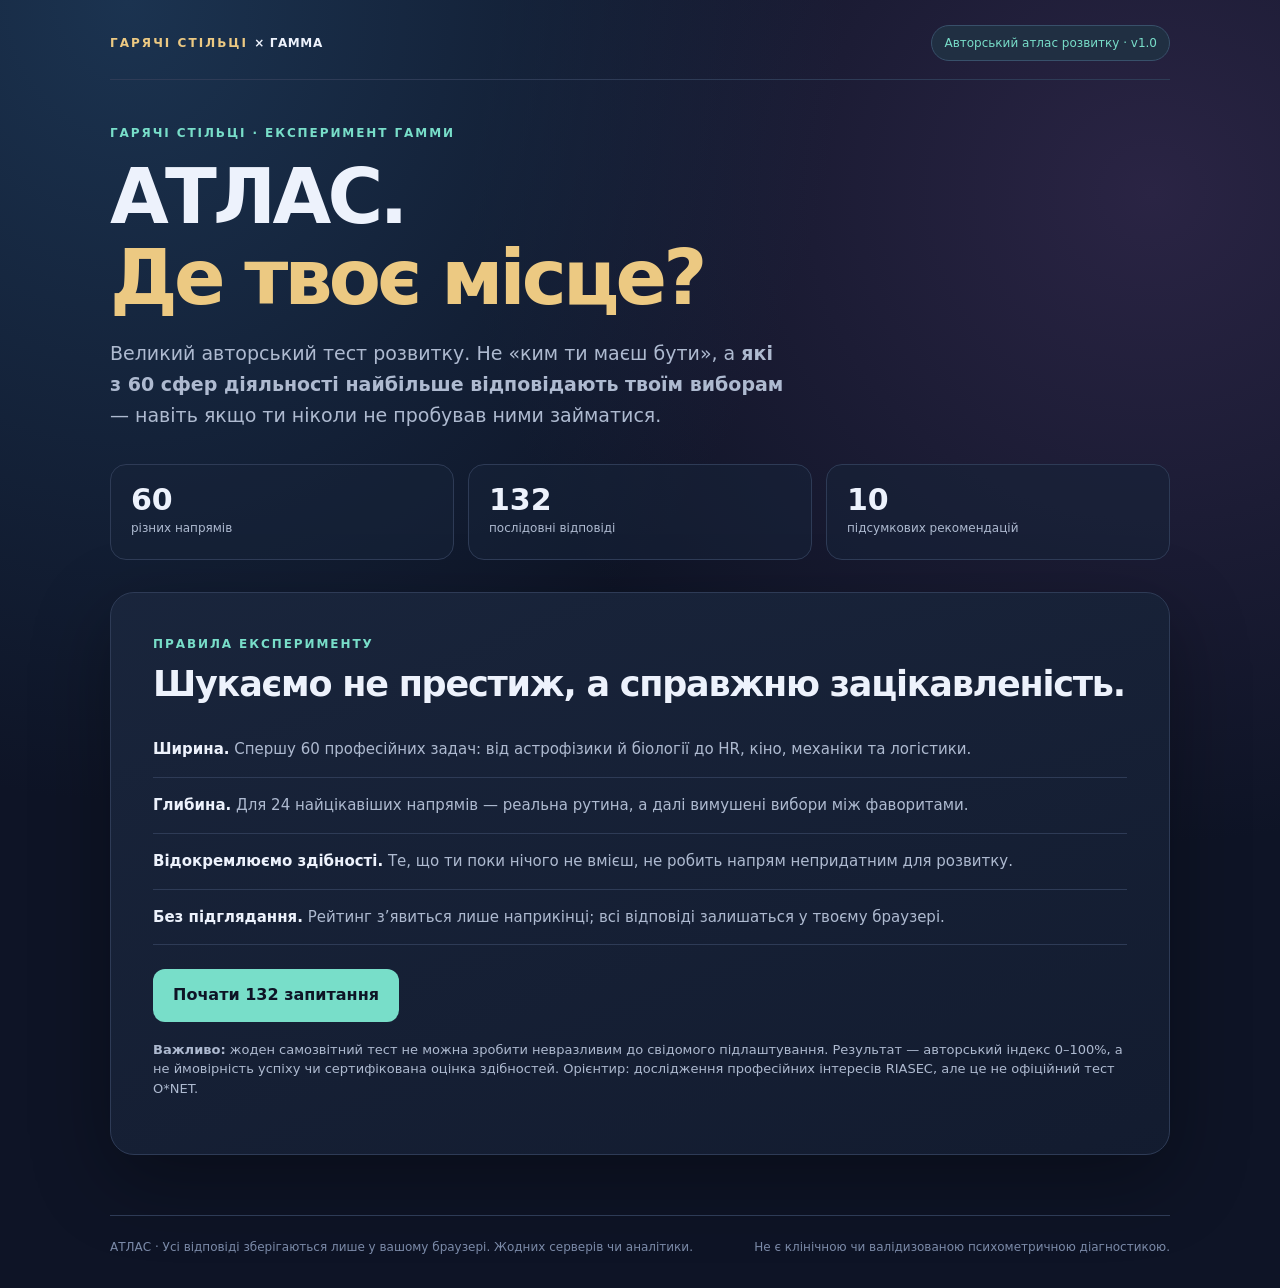
<file: files/ATLAS_60_Gamma_Test.html>
<!doctype html>
<html lang="uk">
<head>
<meta charset="utf-8">
<meta name="viewport" content="width=device-width, initial-scale=1">
<meta name="theme-color" content="#0e1426">
<title>АТЛАС · 60 напрямів — Гамма × Гарячі стільці</title>
<style>
:root{--ink:#edf2fc;--muted:#aebad0;--sub:#7b8aa8;--bg:#0e1426;--card:#19233a;--line:#2e3b56;--teal:#78dec9;--gold:#ecc982;--paper:#101a2e;--pink:#f0a4b5;--green:#9fdfba;--shadow:0 25px 80px #0005}
*{box-sizing:border-box}html{min-height:100%;scroll-behavior:smooth}body{margin:0;color:var(--ink);font-family:Inter,system-ui,-apple-system,"Segoe UI",sans-serif;background:radial-gradient(ellipse at 10% 0,#1b3350 0,transparent 44%),radial-gradient(ellipse at 90% 15%,#2a2444 0,transparent 42%),var(--bg);line-height:1.52;min-height:100vh}
button{font:inherit;cursor:pointer}button:focus-visible,a:focus-visible{outline:3px solid var(--teal);outline-offset:3px}a{color:var(--teal)}.shell{width:min(1060px,calc(100% - 32px));margin:0 auto}.top{display:flex;align-items:center;justify-content:space-between;gap:15px;padding:25px 0 18px;border-bottom:1px solid var(--line)}.brand{font-size:12px;letter-spacing:.17em;font-weight:800;color:var(--gold)}.brand b{color:var(--ink);letter-spacing:.05em}.tag{font-size:12px;background:#202f42;border:1px solid #38506a;color:var(--teal);border-radius:30px;padding:8px 12px}.main{padding:44px 0 60px}.eyebrow{text-transform:uppercase;font-weight:800;letter-spacing:.16em;color:var(--teal);font-size:12px}.hero h1{font-size:clamp(40px,6vw,76px);line-height:1.06;letter-spacing:-.05em;margin:15px 0 18px}.hero p{font-size:clamp(16px,2vw,19px);max-width:680px;color:var(--muted);line-height:1.65}.hero em{font-style:normal;color:var(--gold)}.statrow{display:grid;grid-template-columns:repeat(3,1fr);gap:14px;margin:32px 0}.stat{background:#17243a8c;border:1px solid var(--line);padding:20px;border-radius:16px}.stat strong{display:block;font-size:30px;line-height:1;color:var(--ink)}.stat small{font-size:12px;color:var(--muted)}.panel{border:1px solid var(--line);background:linear-gradient(160deg,#1a263de9,#131c30f2);border-radius:24px;padding:clamp(22px,4vw,42px);box-shadow:var(--shadow)}.panel h2{font-size:clamp(24px,3vw,35px);line-height:1.2;margin:10px 0 17px;letter-spacing:-.035em}.panel p{color:var(--muted)}.hintline{padding:16px 0;border-bottom:1px solid var(--line);color:var(--muted);font-size:15px}.hintline:last-child{border:0}.hintline b{color:var(--ink)}.btn{border:1px solid transparent;border-radius:12px;padding:13px 19px;min-height:46px;font-weight:750;transition:transform .12s ease,background .12s ease;color:var(--bg);background:var(--teal)}.btn:hover{transform:translateY(-1px)}.btn.secondary{background:transparent;color:var(--ink);border-color:var(--line)}.btn.secondary:hover{background:#ffffff0a}.btn.gold{background:var(--gold)}.controls{display:flex;gap:11px;flex-wrap:wrap;margin-top:24px}.fine{font-size:13px;color:var(--sub);margin-top:18px}.fine strong{color:var(--muted)}.hidden{display:none!important}.progress-line{height:8px;background:#2c3d53;border-radius:30px;overflow:hidden;margin:17px 0}.progress-fill{height:100%;background:linear-gradient(90deg,var(--teal),var(--gold));border-radius:30px;transition:width .24s}.topline{display:flex;justify-content:space-between;gap:16px;align-items:center;font-size:13px;color:var(--muted)}.question-box{max-width:820px;margin:auto}.qtitle{font-size:clamp(23px,3.5vw,39px);letter-spacing:-.038em;line-height:1.28;margin:16px 0}.qintro{margin:8px 0 26px;font-size:15px;color:var(--muted)}.qtopic{display:inline-block;font-size:12px;padding:5px 10px;border:1px solid #3b4c67;border-radius:50px;color:var(--teal);margin-top:10px}.choices{display:grid;grid-template-columns:1fr;gap:9px;margin-top:24px}.choice{display:flex;align-items:center;text-align:left;gap:15px;color:var(--ink);background:#202d45;border:1px solid #384960;border-radius:13px;min-height:59px;padding:13px 17px;transition:border-color .14s,background .14s}.choice:hover{background:#253c52;border-color:var(--teal)}.choice:active{transform:scale(.997)}.num{display:grid;place-items:center;flex-shrink:0;width:33px;height:33px;background:#ffffff0c;color:var(--gold);border-radius:9px;font-weight:800}.choice.checked{border-color:var(--teal);background:#234543}.choice span.label{font-size:15px;line-height:1.36}.choice.two{min-height:92px}.endrow{display:flex;align-items:center;justify-content:space-between;gap:14px;margin-top:24px}.back{border:0;background:none;color:var(--muted);padding:10px 0}.back:not(:disabled):hover{color:var(--ink)}.back:disabled{opacity:.35;cursor:not-allowed}.passive{color:var(--sub);font-size:12px}.chapter{max-width:760px;margin:auto}.chapter .count{font-size:80px;line-height:1;font-weight:900;letter-spacing:-.05em;color:var(--gold);margin:10px 0 24px}.chapter .chapter-note{border-left:3px solid var(--teal);padding:14px 18px;background:#2a394b77;border-radius:0 12px 12px 0;margin-top:28px}.results h1{font-size:clamp(32px,5vw,54px);line-height:1.1;letter-spacing:-.05em;margin:8px 0 14px}.results .lead{max-width:760px;color:var(--muted)}.profile{display:grid;grid-template-columns:2fr 1fr;gap:16px;margin:25px 0}.tinycard{border:1px solid var(--line);border-radius:17px;padding:22px;background:#18243a}.tinycard h3{margin:0 0 18px;font-size:17px}.meter{display:grid;grid-template-columns:120px 1fr 45px;align-items:center;gap:10px;margin:10px 0;font-size:13px}.track{height:9px;border-radius:20px;background:#26344b;overflow:hidden}.track>div{height:100%;background:var(--teal);border-radius:20px}.meter .value{text-align:right;font-variant-numeric:tabular-nums;color:var(--gold)}.rank{border:1px solid var(--line);background:#172338cc;border-radius:18px;margin:13px 0;overflow:hidden}.rank header{display:grid;grid-template-columns:48px 1fr 72px;align-items:center;gap:16px;padding:19px 22px}.rank .idx{font-weight:850;color:var(--sub);font-size:24px}.rank h3{font-size:19px;line-height:1.2;margin:0 0 5px}.rank small{color:var(--muted);display:block}.rank .pct{font-size:29px;font-weight:850;color:var(--teal);text-align:right}.rank .pct span{font-size:13px;font-weight:650}.rank .bar{margin:0 22px 14px;height:7px;border-radius:8px;background:#2c3b50;overflow:hidden}.rank .bar>div{height:100%;background:linear-gradient(90deg,#5dd5b9,#eac77f)}details summary{color:var(--gold);cursor:pointer;padding:5px 22px 15px;font-weight:700;font-size:13px;list-style:none}details summary::-webkit-details-marker{display:none}details summary:after{content:'  +'}details[open] summary:after{content:'  –'}details .details-inner{border-top:1px solid var(--line);padding:16px 22px 20px;color:var(--muted);font-size:14px}.details-inner p{margin:6px 0 14px}.details-inner strong{color:var(--ink)}.callout{border:1px solid var(--line);padding:20px 23px;border-radius:17px;color:var(--muted);line-height:1.6;margin:22px 0}.callout strong{color:var(--ink)}.chips{display:flex;gap:9px;flex-wrap:wrap;margin-top:16px}.chip{padding:9px 12px;border:1px solid #3b4d62;border-radius:100px;color:var(--muted);font-size:13px}.foot{border-top:1px solid var(--line);padding:22px 0 32px;color:var(--sub);font-size:12px;display:flex;justify-content:space-between;gap:20px;flex-wrap:wrap}.pill{border-radius:30px;background:#22354b;color:var(--gold);padding:7px 12px;font-size:12px;font-weight:700}.warn{color:var(--gold)}.divider{height:1px;background:var(--line);margin:30px 0}.sep{display:flex;align-items:center;gap:10px;color:var(--sub);font-size:13px}.sep:after{content:'';background:var(--line);height:1px;flex:1}
@media(max-width:700px){.statrow{gap:7px}.stat{padding:14px}.stat strong{font-size:24px}.profile{grid-template-columns:1fr}.rank header{grid-template-columns:30px 1fr 62px;gap:9px;padding:17px 13px}.rank h3{font-size:16px}.rank .idx{font-size:17px}.rank .pct{font-size:23px}.rank .bar{margin-left:13px;margin-right:13px}.meter{grid-template-columns:105px 1fr 38px}.main{padding-top:24px}.panel{padding:22px 18px}.tag{display:none}.hero h1{font-size:46px}.qtitle{font-size:26px}.foot{line-height:1.5}}
@media print{body{background:#fff;color:#111}.top,.foot,.controls,.btn,.back,details summary{display:none!important}.shell{width:100%}.main{padding:8px}.panel,.tinycard,.rank,.callout{background:#fff;color:#111;border-color:#aaa;box-shadow:none;break-inside:avoid}.rank h3,.results h1,.tinycard h3,.details-inner strong{color:#111}details .details-inner{display:block!important}.rank .pct,.brand,.eyebrow{color:#087a6a}.results .lead,.tinycard small,.rank small{color:#333}.profile{grid-template-columns:1fr 1fr}}
</style>
</head>
<body>
<div class="shell">
<header class="top"><div class="brand">ГАРЯЧІ СТІЛЬЦІ <b>× ГАММА</b></div><span class="tag">Авторський атлас розвитку · v1.0</span></header>
<main class="main" id="app" aria-live="polite"></main>
<footer class="foot"><div>АТЛАС · Усі відповіді зберігаються лише у вашому браузері. Жодних серверів чи аналітики.</div><div>Не є клінічною чи валідизованою психометричною діагностикою.</div></footer>
</div>
<script>
'use strict';
const TOPICS=[{"id": "math", "name": "Математика", "family": "Фундаментальні науки", "codes": "IC", "task": "Розбирати незнайому математичну задачу й знаходити строгий розв’язок.", "hard": "Перевіряти проміжні кроки й годинами шукати помилку в доведенні.", "skill": "Пояснити хід розв’язання нетривіальної задачі.", "trial": "Вибрати задачу з олімпіадного архіву та письмово пояснити розв’язок."}, {"id": "stats", "name": "Статистика й аналітика", "family": "Фундаментальні науки", "codes": "IC", "task": "За сирими цифрами з’ясувати, що справді впливає на результат.", "hard": "Очищати таблиці, шукати пропуски та перевіряти сумнівні значення.", "skill": "Самостійно проаналізувати набір даних і пояснити обмеження висновку.", "trial": "Взяти відкритий набір даних і побудувати одну перевірювану гіпотезу."}, {"id": "physics", "name": "Фізика", "family": "Фундаментальні науки", "codes": "IR", "task": "Пояснювати явища природи через моделі, формули й експерименти.", "hard": "Перераховувати вимірювання, похибки та параметри установки.", "skill": "Скласти просту фізичну модель із перевіркою одиниць.", "trial": "Дослідити рух маятника або інше безпечне явище та порівняти модель із виміром."}, {"id": "chem", "name": "Хімія", "family": "Фундаментальні науки", "codes": "IR", "task": "Досліджувати, як речовини реагують і змінюють властивості.", "hard": "Ретельно вести лабораторні записи й багаторазово повторювати дослід.", "skill": "Пояснити перебіг реакції та її умови.", "trial": "Розібрати наукову статтю про безпечний хімічний процес."}, {"id": "bio", "name": "Біологія", "family": "Науки про життя", "codes": "IR", "task": "Вивчати будову, розвиток і взаємодію живих організмів.", "hard": "Класифікувати зразки й занотовувати дрібні повторювані спостереження.", "skill": "Побудувати перевірюване пояснення біологічного явища.", "trial": "Порівняти три надійні джерела про одну біологічну адаптацію."}, {"id": "medicine", "name": "Медицина", "family": "Науки про життя", "codes": "IS", "task": "Розбирати симптоми та дані, щоб зрозуміти причину стану людини.", "hard": "Опрацьовувати протоколи, документацію й неповні дані під відповідальністю.", "skill": "Системно пояснити механізм хвороби на навчальному прикладі.", "trial": "Проаналізувати освітній клінічний кейс за відкритими матеріалами."}, {"id": "psych", "name": "Психологія", "family": "Людина й суспільство", "codes": "SI", "task": "Вивчати, чому люди мислять, відчувають і поводяться по-різному.", "hard": "Зіставляти суперечливі дослідження й не поспішати з висновками.", "skill": "Відрізнити гіпотезу про поведінку від підтвердженого факту.", "trial": "Розібрати один науковий психологічний експеримент та його обмеження."}, {"id": "philosophy", "name": "Філософія", "family": "Людина й суспільство", "codes": "IA", "task": "Досліджувати складні питання знання, моралі, свободи та сенсу.", "hard": "Перечитувати важкі тексти й уточнювати значення кожного поняття.", "skill": "Відтворити й критично перевірити логіку аргументу.", "trial": "Написати аргумент і контраргумент на одну філософську тезу."}, {"id": "history", "name": "Історія", "family": "Людина й суспільство", "codes": "IC", "task": "Відновлювати події минулого, порівнюючи різні свідчення.", "hard": "Вивчати суперечливі дати, джерела й історіографічні дискусії.", "skill": "Побудувати хронологію з позначенням невизначених фактів.", "trial": "Порівняти дві історичні інтерпретації однієї події."}, {"id": "politics", "name": "Політологія", "family": "Людина й суспільство", "codes": "IE", "task": "Пояснювати, чому держави та політичні інститути ухвалюють рішення.", "hard": "Розбирати регламенти, законодавчі процедури та бюрократичні обмеження.", "skill": "Порівняти дві моделі політичного устрою без гасел.", "trial": "Підготувати короткий аналіз одного публічного політичного рішення."}, {"id": "econ", "name": "Економіка", "family": "Бізнес і управління", "codes": "IC", "task": "Моделювати, як стимули, ціни й інститути змінюють поведінку людей.", "hard": "Перевіряти припущення економічних моделей і читати нудні таблиці.", "skill": "Пояснити економічний ефект з урахуванням альтернативних причин.", "trial": "Розібрати на цифрах один локальний економічний парадокс."}, {"id": "fin", "name": "Фінанси й інвестиції", "family": "Бізнес і управління", "codes": "CE", "task": "Оцінювати грошові потоки, ризики та економічну вигоду рішень.", "hard": "Регулярно звіряти показники, комісії й ризики без швидких результатів.", "skill": "Скласти просту фінансову модель з кількома сценаріями.", "trial": "Змоделювати витрати та прибутковість вигаданого малого бізнесу."}, {"id": "strategy", "name": "Бізнес-стратегія", "family": "Бізнес і управління", "codes": "EI", "task": "Вибирати для організації напрям розвитку за умов конкуренції.", "hard": "Відмовлятися від привабливих ідей через обмеження ресурсів.", "skill": "Обґрунтувати вибір між двома конкуруючими стратегіями.", "trial": "Написати односторінкову стратегію для невеликого вигаданого продукту."}, {"id": "operations", "name": "Операційний менеджмент", "family": "Бізнес і управління", "codes": "EC", "task": "Налагоджувати процеси, щоб команда стабільно досягала результату.", "hard": "Виправляти дрібні збої, підтримувати правила й вимірювати відхилення.", "skill": "Намалювати процес і знайти в ньому вузьке місце.", "trial": "Скласти карту процесу звичайного магазину або сервісу."}, {"id": "startup", "name": "Підприємництво", "family": "Бізнес і управління", "codes": "ER", "task": "Перетворювати невизначену потребу людей на новий продукт чи послугу.", "hard": "Перевіряти гіпотези, чути відмови й відкидати власні ідеї.", "skill": "Провести пробну перевірку попиту без великого бюджету.", "trial": "Поговорити з трьома потенційними користувачами про реальну проблему."}, {"id": "marketing", "name": "Маркетинг", "family": "Бізнес і управління", "codes": "EA", "task": "Досліджувати аудиторію та вигадувати спосіб зацікавити її продуктом.", "hard": "Робити десятки версій повідомлень і оцінювати слабку конверсію.", "skill": "Запропонувати й обґрунтувати два різні позиціювання.", "trial": "Порівняти три рекламні повідомлення для одного продукту."}, {"id": "law", "name": "Право", "family": "Людина й суспільство", "codes": "CI", "task": "Розбирати спірні випадки через норми, докази й правову логіку.", "hard": "Звіряти формулювання документів та винятки з правил.", "skill": "Аргументувати позицію за текстом конкретної правової норми.", "trial": "Розібрати навчальний правовий казус із кількома можливими позиціями."}, {"id": "sociology", "name": "Соціологія", "family": "Людина й суспільство", "codes": "SI", "task": "Досліджувати закономірності у великих групах і спільнотах.", "hard": "Проєктувати опитування й перевіряти зміщення вибірки.", "skill": "Виявити методологічну помилку в опитуванні.", "trial": "Скласти маленьку анкету й перевірити її на упереджені питання."}, {"id": "anthrop", "name": "Антропологія", "family": "Людина й суспільство", "codes": "SI", "task": "Порівнювати звичаї та способи життя різних людських спільнот.", "hard": "Довго документувати спостереження, не нав’язуючи власних оцінок.", "skill": "Пояснити культурну практику в її контексті.", "trial": "Дослідити історію однієї локальної традиції з різних джерел."}, {"id": "religion", "name": "Релігієзнавство", "family": "Людина й суспільство", "codes": "IA", "task": "Порівнювати релігійні традиції, тексти та їхній вплив на культури.", "hard": "Занурюватися в суперечливі переклади та історичний контекст.", "skill": "Порівняти дві релігійні системи без оцінки їхньої істинності.", "trial": "Дослідити походження й зміну одного релігійного образу."}, {"id": "ling", "name": "Мовознавство", "family": "Культура й медіа", "codes": "IA", "task": "Шукати правила, за якими різні мови утворюють звуки й речення.", "hard": "Розмічати корпуси, зіставляти форми й винятки.", "skill": "Побачити закономірність у невеликій мовній вибірці.", "trial": "Порівняти граматичну будову двох незнайомих мов."}, {"id": "literature", "name": "Літературознавство", "family": "Культура й медіа", "codes": "AI", "task": "Аналізувати, як тексти створюють сенс, образи й емоції.", "hard": "Ретельно перечитувати один текст і підтверджувати кожну тезу цитатами.", "skill": "Показати, як форма тексту впливає на сприйняття.", "trial": "Написати короткий розбір оповідання через його структуру."}, {"id": "art", "name": "Образотворче мистецтво", "family": "Культура й медіа", "codes": "AR", "task": "Створювати зображення, композиції та візуальні образи.", "hard": "Багаторазово перемальовувати деталі й тренувати техніку.", "skill": "Побудувати композицію з усвідомленим акцентом.", "trial": "Зробити три різні композиції на одну тему."}, {"id": "music", "name": "Музика і звук", "family": "Культура й медіа", "codes": "AI", "task": "Створювати мелодії, аранжування або звукові історії.", "hard": "Повторно слухати короткі фрагменти й виправляти звучання.", "skill": "Пояснити, як ритм або гармонія змінюють настрій.", "trial": "Створити коротку оригінальну звукову замальовку."}, {"id": "film", "name": "Кіно і сценаристика", "family": "Культура й медіа", "codes": "AE", "task": "Розповідати історії через сцени, монтаж, кадр і діалог.", "hard": "Переписувати сцени, готувати розкадровки й домовлятися з командою.", "skill": "Побудувати сцену з ясною драматичною метою.", "trial": "Написати сценарій двохвилинної сцени без додаткових персонажів."}, {"id": "code", "name": "Програмування", "family": "Технології й інженерія", "codes": "IR", "task": "Створювати працюючі програми для конкретних потреб.", "hard": "Довго налагоджувати помилки й читати чужий код.", "skill": "Написати невеликий модуль і перевірити крайні випадки.", "trial": "Створити мінізастосунок, що вирішує одну побутову задачу."}, {"id": "softarch", "name": "Архітектура ПЗ", "family": "Технології й інженерія", "codes": "IC", "task": "Проєктувати взаємодію частин великої програмної системи.", "hard": "Документувати рішення, залежності та технічні компроміси.", "skill": "Обґрунтувати поділ застосунку на модулі.", "trial": "Намалювати архітектуру сервісу із трьома основними компонентами."}, {"id": "ai", "name": "ШІ й машинне навчання", "family": "Технології й інженерія", "codes": "IC", "task": "Навчати моделі знаходити закономірності у складних даних.", "hard": "Очищати навчальні дані та перевіряти помилки моделі.", "skill": "Знайти ризик витоку даних або переобучення в проєкті.", "trial": "Порівняти дві прості моделі на відкритому наборі даних."}, {"id": "cyber", "name": "Кібербезпека", "family": "Технології й інженерія", "codes": "IC", "task": "Шукати слабкі місця в інформаційних системах і зміцнювати захист.", "hard": "Ретельно оновлювати правила, аналізувати журнали та хибні тривоги.", "skill": "Пояснити модель загроз і пріоритети захисту.", "trial": "Скласти модель загроз для власного тестового застосунку."}, {"id": "networks", "name": "Мережі й телекомунікації", "family": "Технології й інженерія", "codes": "RI", "task": "Розбирати, чому мережеве з’єднання працює повільно або зникає.", "hard": "Діагностувати кабелі, параметри й журнали за стандартизованою процедурою.", "skill": "Побудувати схему мережі та пояснити шлях пакета.", "trial": "Намалювати домашню мережу й запропонувати її поліпшення."}, {"id": "hardware", "name": "Комп’ютерне обладнання", "family": "Технології й інженерія", "codes": "RI", "task": "Досліджувати, як компоненти комп’ютера впливають на його роботу.", "hard": "Звіряти сумісність деталей та результати повторних тестів.", "skill": "Виявити причину повільної роботи за описом симптомів.", "trial": "Проаналізувати вузьке місце у конфігурації вигаданого ПК."}, {"id": "electronics", "name": "Електроніка", "family": "Технології й інженерія", "codes": "RI", "task": "Проєктувати та досліджувати невеликі електронні схеми.", "hard": "Багаторазово вимірювати сигнали й перевіряти з’єднання.", "skill": "Пояснити роботу простої схеми з датчиком.", "trial": "Зібрати безпечну низьковольтну схему в симуляторі."}, {"id": "energy", "name": "Енергетика", "family": "Технології й інженерія", "codes": "RI", "task": "Планувати, як виробляти й розподіляти електроенергію.", "hard": "Розбирати втрати, обмеження й нормативи електромереж.", "skill": "Оцінити баланс споживання енергії для об’єкта.", "trial": "Прорахувати енергоспоживання кімнати за відкритими даними."}, {"id": "robot", "name": "Робототехніка", "family": "Технології й інженерія", "codes": "RI", "task": "Поєднувати датчики, приводи й програми в автоматизовані пристрої.", "hard": "Калібрувати рухи й виправляти нескінченні дрібні збої.", "skill": "Описати логіку керування простим роботизованим механізмом.", "trial": "Змоделювати алгоритм руху в симуляторі."}, {"id": "mech", "name": "Машинобудування", "family": "Технології й інженерія", "codes": "RI", "task": "Проєктувати механізми, що перетворюють сили на корисну роботу.", "hard": "Перераховувати допуски, навантаження й зношування деталей.", "skill": "Пояснити, як навантаження впливає на конструкцію.", "trial": "Зробити просту модель механізму у CAD або на папері."}, {"id": "construction", "name": "Будівництво", "family": "Технології й інженерія", "codes": "RC", "task": "Продумувати, як реально звести функціональну будівлю.", "hard": "Звіряти креслення, кошториси й технічні обмеження.", "skill": "Помітити конфлікт між планом, бюджетом і конструкцією.", "trial": "Скласти приблизний перелік етапів будівництва малого об’єкта."}, {"id": "urban", "name": "Урбаністика", "family": "Людина й суспільство", "codes": "IE", "task": "Перепроєктовувати міський простір так, щоб ним було зручно користуватись.", "hard": "Враховувати суперечливі потреби жителів, бюджет і правила.", "skill": "Пояснити наслідки одного транспортного або планувального рішення.", "trial": "Проаналізувати одну проблемну вулицю й описати компроміси."}, {"id": "gis", "name": "Географія і GIS", "family": "Науки про Землю", "codes": "IR", "task": "Пояснювати просторові закономірності за картами та геоданими.", "hard": "Перевіряти координати, шари й похибки картографічних даних.", "skill": "Створити тематичну карту з коректною легендою.", "trial": "Зробити карту одного локального явища на відкритих даних."}, {"id": "geology", "name": "Геологія", "family": "Науки про Землю", "codes": "IR", "task": "Досліджувати будову Землі, породи та геологічну історію.", "hard": "Класифікувати зразки й обробляти польові спостереження.", "skill": "Пояснити геологічний процес за його слідами.", "trial": "Дослідити геологічну карту свого регіону."}, {"id": "astronomy", "name": "Астрономія", "family": "Фундаментальні науки", "codes": "IR", "task": "Досліджувати планети, зорі та будову Всесвіту.", "hard": "Обробляти шумні спостереження й перевіряти математичні моделі.", "skill": "Пояснити астрономічне явище на основі фізичних причин.", "trial": "Скласти карту видимих сузір’їв і пояснити рух неба."}, {"id": "weather", "name": "Метеорологія", "family": "Науки про Землю", "codes": "IC", "task": "Шукати закономірності в атмосфері та прогнозувати її зміни.", "hard": "Щодня звіряти моделі, показники й помилки прогнозу.", "skill": "Пояснити, чому два погодні прогнози розходяться.", "trial": "Порівнювати прогноз і реальну погоду протягом тижня."}, {"id": "ecology", "name": "Екологія", "family": "Науки про життя", "codes": "IR", "task": "Досліджувати, як людська діяльність змінює екосистеми.", "hard": "Збирати повторні вимірювання й описувати сезонні коливання.", "skill": "Оцінити вплив одного чинника на місцеву екосистему.", "trial": "Побудувати схему екологічних наслідків побутового рішення."}, {"id": "agro", "name": "Агрономія", "family": "Прикладні практики", "codes": "RI", "task": "Підбирати умови, що допомагають рослинам рости та давати врожай.", "hard": "Слідкувати за вологістю, шкідниками й одноманітними циклами догляду.", "skill": "Спланувати простий контрольований дослід із рослинами.", "trial": "Скласти план спостережень за ростом двох рослин."}, {"id": "food", "name": "Кулінарія і харчові технології", "family": "Прикладні практики", "codes": "RA", "task": "Створювати рецептури та змінювати властивості їжі.", "hard": "Зважувати інгредієнти, чистити обладнання й повторювати технологію.", "skill": "Пояснити, чому зміна технології впливає на результат.", "trial": "Протестувати одну страву з двома керованими варіаціями."}, {"id": "sport", "name": "Спорт і тренерство", "family": "Прикладні практики", "codes": "SR", "task": "Допомагати людям тренуватися й покращувати рухові навички.", "hard": "Повторювати базові вправи, відстежувати прогрес і навантаження.", "skill": "Скласти безпечну загальну схему тренувального тижня.", "trial": "Порівняти дві методики тренування за надійними джерелами."}, {"id": "security", "name": "Стратегія безпеки", "family": "Людина й суспільство", "codes": "IE", "task": "Аналізувати конфлікти, оборонні системи й рішення в умовах ризику.", "hard": "Опрацьовувати суперечливі звіти й готувати альтернативні сценарії.", "skill": "Зіставити наслідки двох безпекових стратегій.", "trial": "Розібрати історичну кризу через карту рішень сторін."}, {"id": "transport", "name": "Транспортні системи", "family": "Технології й інженерія", "codes": "RC", "task": "Поліпшувати рух пасажирів і вантажів у складній мережі.", "hard": "Звіряти графіки, пропускну здатність та обмеження маршрутів.", "skill": "Знайти причину затримок у транспортній схемі.", "trial": "Проаналізувати один маршрут громадського транспорту."}, {"id": "teaching", "name": "Викладання", "family": "Людина й суспільство", "codes": "SA", "task": "Пояснювати складні речі так, щоб інша людина справді їх зрозуміла.", "hard": "Багато разів переформульовувати пояснення й перевіряти засвоєння.", "skill": "Підготувати мікроурок із перевіркою розуміння.", "trial": "Навчити когось однієї мінінавички та зібрати зворотний зв’язок."}, {"id": "negotiation", "name": "Переговори й риторика", "family": "Людина й суспільство", "codes": "ES", "task": "Переконувати людей і знаходити рішення між суперечливими інтересами.", "hard": "Готуватися до заперечень і вислуховувати довгі складні розмови.", "skill": "Відділити позиції сторін від їхніх справжніх інтересів.", "trial": "Змоделювати переговори з трьома можливими компромісами."}, {"id": "journalism", "name": "Журналістика", "family": "Культура й медіа", "codes": "AE", "task": "Шукати суспільно важливі факти й доступно про них розповідати.", "hard": "Перевіряти джерела, отримувати відмови та переписувати матеріал.", "skill": "Відрізнити підтверджений факт від оцінки в новині.", "trial": "Написати короткий матеріал із трьома перевіреними джерелами."}, {"id": "ux", "name": "UX і продуктовий дизайн", "family": "Культура й медіа", "codes": "AI", "task": "Проєктувати інтерфейси, з якими людям зручно взаємодіяти.", "hard": "Переробляти прототипи після критичних відгуків користувачів.", "skill": "Виявити проблему користування інтерфейсом.", "trial": "Перемалювати один незручний екран і протестувати на людині."}, {"id": "games", "name": "Геймдизайн", "family": "Культура й медіа", "codes": "AE", "task": "Вигадувати правила й механіки, які роблять гру цікавою.", "hard": "Балансувати цифри та багаторазово тестувати невдалі правила.", "skill": "Пояснити, чому одна ігрова механіка працює.", "trial": "Створити маленьку паперову гру й провести два тестування."}, {"id": "tourism", "name": "Туризм і гостинність", "family": "Прикладні практики", "codes": "SE", "task": "Організовувати досвід подорожі чи перебування для різних гостей.", "hard": "Швидко вирішувати скарги, перенесення та дрібні запити.", "skill": "Скласти маршрут з обмеженим бюджетом і ризиками.", "trial": "Розробити одноденну програму для гостей із різними потребами."}, {"id": "repair", "name": "Ремонт і практичні ремесла", "family": "Прикладні практики", "codes": "RC", "task": "Знаходити причини поломок і відновлювати речі власними руками.", "hard": "Діагностувати дрібні несправності та повторювати точні операції.", "skill": "Визначити план безпечної діагностики побутового предмета.", "trial": "Відновити дрібну несправність без втручання в небезпечні вузли."}, {"id": "coaching", "name": "Наставництво", "family": "Людина й суспільство", "codes": "SE", "task": "Допомагати людині визначити мету та поступово оволодіти навичкою.", "hard": "Терпляче повертатися до однієї проблеми без миттєвого прогресу.", "skill": "Скласти послідовний план навчання для новачка.", "trial": "Допомогти знайомому опанувати маленьку навичку протягом тижня."}, {"id": "ethics", "name": "Етика технологій", "family": "Людина й суспільство", "codes": "IA", "task": "Оцінювати, як нові технології впливають на права та рішення людей.", "hard": "Читати регуляторні тексти й розбирати неоднозначні компроміси.", "skill": "Зіставити інтереси сторін у технологічному конфлікті.", "trial": "Написати короткий аналіз етичної дилеми технологічного продукту."}, {"id": "archive", "name": "Архіви й інформаційні системи", "family": "Технології й інженерія", "codes": "CI", "task": "Робити великі обсяги інформації доступними та зрозумілими.", "hard": "Уніфікувати назви, метадані й структуру сотень записів.", "skill": "Спроєктувати логіку пошуку для невеликого архіву.", "trial": "Створити зручний каталог для 30 різнорідних документів."}, {"id": "logistics", "name": "Логістика", "family": "Бізнес і управління", "codes": "CR", "task": "Планувати потоки товарів так, щоб не виникали затримки й дефіцити.", "hard": "Звіряти залишки, накладні, маршрути й помилки обліку.", "skill": "Розрахувати запас товару за заданим попитом.", "trial": "Скласти простий план постачання для маленького магазину."}, {"id": "hr", "name": "Управління людьми й HR", "family": "Бізнес і управління", "codes": "ES", "task": "Будувати команду, у якій люди розуміють ролі та можуть зростати.", "hard": "Проводити складні розмови, фіксувати домовленості й конфлікти.", "skill": "Запропонувати обґрунтований процес адаптації працівника.", "trial": "Створити план першого тижня нової людини в команді."}, {"id": "science", "name": "Методологія досліджень", "family": "Фундаментальні науки", "codes": "IC", "task": "Створювати експерименти, які відрізняють гіпотезу від збігу.", "hard": "Реєструвати протоколи, повторювати перевірки та визнавати нульовий результат.", "skill": "Визначити змінні, контроль і можливі зміщення досліду.", "trial": "Скласти протокол для невеликого перевірюваного дослідження."}];
const RIA={R:'Практичний',I:'Дослідницький',A:'Творчий',S:'Соціальний',E:'Підприємницький',C:'Системний'};
const KEY='gamma_atlas_60_career_v1';
const STAGES=[
{id:'screen',name:'Карта інтересів',n:60,descr:'60 напрямів · 60 живих робочих задач',intro:'Не оцінюй престиж, зарплату чи власний досвід. Уяви, що ти маєш базову підготовку й можеш спробувати будь-який напрям. Наскільки хочеться виконувати саме цю задачу?',scale:['Зовсім не моє','Скоріше не хочу','Нейтрально / не знаю','Звучить цікаво','Дуже хочу спробувати']},
{id:'friction',name:'Ціна захоплення',n:24,descr:'24 непривабливі, але реалістичні сторони діяльності',intro:'Улюблена справа — це не тільки красивий результат. Оціни, наскільки готовий регулярно займатися й цією частиною роботи, без самопожертви й героїзму.',scale:['Точно не витримаю','Було б дуже важко','Міг би іноді','Загалом нормально','Це для мене прийнятно']},
{id:'duel',name:'Вимушений вибір',n:20,descr:'20 пар завдань із найсильніших напрямів',intro:'У кожній парі можна обрати лише одне. Уяви, що на обидві активності йде однакова кількість часу, зарплата та визнання однакові. Яку роботу ти обрав би?',scale:[]},
{id:'ready',name:'З чого починати',n:12,descr:'12 оцінок твоєї нинішньої підготовки',intro:'Тепер оцінюємо не захоплення, а фактичну готовність. Нульовий досвід — це нормально: тест шукає і нові напрями, і ті, які варто продовжувати.',scale:['Поки зовсім не вмію','Маю поверхове уявлення','Можу спробувати з підказками','Зроблю самостійно','Можу пояснити іншому']},
{id:'values',name:'Твій спосіб працювати',n:8,descr:'8 виборів робочого середовища',intro:'Не існує престижнішого варіанта. Обери той режим, який здається природнішим саме тобі. Він не піднімає й не знижує оцінок галузей.',scale:[]},
{id:'retest',name:'Фінішна перевірка',n:8,descr:'8 контрольних повторних оцінок',intro:'Деякі питання звучатимуть знайомо. Це навмисно: тест перевіряє стабільність оцінок, а не намагається спіймати тебе на брехні. Відповідай так, як відчуваєш зараз.',scale:['Зовсім не моє','Скоріше не хочу','Нейтрально / не знаю','Звучить цікаво','Дуже хочу спробувати']}
];
const VALUES=[
{a:'Переважно зосереджуватися наодинці',b:'Часто взаємодіяти з людьми',tag:['Зосереджена робота','Соціальна взаємодія']},
{a:'Мати ясні правила й критерії',b:'Працювати з відкритою невизначеністю',tag:['Чітка структура','Відкриті задачі']},
{a:'Переважно мислити моделями та ідеями',b:'Частіше працювати з фізичними речами',tag:['Абстрактні задачі','Практичні задачі']},
{a:'Працювати глибоко над однією задачею',b:'Перемикатися між кількома задачами',tag:['Глибока концентрація','Різноманіття завдань']},
{a:'Створювати непомітну, але важливу основу',b:'Публічно презентувати видимий результат',tag:['Робота за лаштунками','Публічний результат']},
{a:'Поглиблювати одну спеціалізацію',b:'Поєднувати кілька різних дисциплін',tag:['Глибока спеціалізація','Міждисциплінарність']},
{a:'Бачити помітний результат щотижня',b:'Працювати заради результату через роки',tag:['Швидкий результат','Довгий горизонт']},
{a:'Покращувати вже відомий процес',b:'Винайти новий підхід з нуля',tag:['Оптимізація','Експериментування']}
];
const app=document.getElementById('app');
const byId=Object.fromEntries(TOPICS.map(t=>[t.id,t]));
let state=null;
function shuffle(a){let x=a.slice();for(let i=x.length-1;i>0;i--){const j=Math.floor(Math.random()*(i+1));[x[i],x[j]]=[x[j],x[i]]}return x;}
function blank(){return {v:1,phase:'landing',stage:0,pos:0,orders:{},answers:{screen:{},friction:{},duel:{},ready:{},values:{},retest:{}},started:null,finished:null};}
function escapeHtml(s){return String(s).replace(/[&<>"']/g,c=>({'&':'&amp;','<':'&lt;','>':'&gt;','"':'&quot;',"'":'&#39;'}[c]));}
function save(){try{localStorage.setItem(KEY,JSON.stringify(state))}catch(e){}}
function load(){try{let x=JSON.parse(localStorage.getItem(KEY));if(x&&x.v===1&&x.answers&&x.orders&&['landing','chapter','test','results'].includes(x.phase))return x}catch(e){}return blank()}
function t(id){return byId[id]}
function rate(id){return Number(state.answers.screen[id]||3)}
function harder(id){return Number(state.answers.friction[id]||3)}
function initPlan(stage){const name=STAGES[stage].id;if(state.orders[name])return;
 if(name==='screen'){state.orders.screen=shuffle(TOPICS.map(x=>x.id));}
 if(name==='friction'){state.orders.friction=shuffle(TOPICS.map(x=>x.id).sort((a,b)=>rate(b)-rate(a)).slice(0,24));}
 if(name==='duel'){
  const ranked=state.orders.friction.slice().sort((a,b)=>(.54*rate(b)+.46*harder(b))-(.54*rate(a)+.46*harder(a))).slice(0,16);
  let pairs=[];for(let i=0;i<16;i++)pairs.push([ranked[i],ranked[(i+5)%16]]);
  for(let i=0;i<4;i++)pairs.push([ranked[i*4+2],ranked[(i*4+11)%16]]);
  state.orders.duel=shuffle(pairs.map(p=>Math.random()<.5?p.slice().reverse():p));
 }
 if(name==='ready'){state.orders.ready=computeScores().slice(0,12).map(x=>x.id)}
 if(name==='values'){state.orders.values=shuffle([...Array(8).keys()]);}
 if(name==='retest'){
   const ids=TOPICS.map(x=>x.id).sort((a,b)=>rate(b)-rate(a));
   state.orders.retest=shuffle([ids[0],ids[2],ids[5],ids[9],ids[21],ids[31],ids[47],ids[57]]);
 }
 save();
}
function stageLabel(){return STAGES[state.stage]}
function progress(){return STAGES.slice(0,state.stage).reduce((s,x)=>s+x.n,0)+state.pos;}
function fullProgress(){return STAGES.reduce((s,x)=>s+x.n,0)}
function start(){state=blank();state.started=new Date().toISOString();state.orders.screen=shuffle(TOPICS.map(x=>x.id));state.phase='chapter';save();render()}
function restore(){if(state.phase==='landing')start();else render()}
function enter(){initPlan(state.stage);state.phase='test';state.pos=0;save();render()}
function previous(){if(state.pos>0){state.pos--;save();render()}}
function choose(v){const st=stageLabel(),item=state.orders[st.id][state.pos],k=(st.id==='duel'?String(state.pos):st.id==='values'?String(item):item);
 state.answers[st.id][k]=v;
 if(state.pos<st.n-1)state.pos++;
 else if(state.stage<STAGES.length-1){state.stage++;state.pos=0;initPlan(state.stage);state.phase='chapter';}
 else{state.phase='results';state.finished=new Date().toISOString();}
 save();render();window.scrollTo({top:0,behavior:'instant'});
}
function isValid(){return state && state.v===1}
function actionButton(label,fn,cls=''){return `<button class="btn ${cls}" data-act="${fn}">${label}</button>`}
function landing(){const unfinished=state.phase!=='landing';app.innerHTML=`
 <section class="hero"><div class="eyebrow">ГАРЯЧІ СТІЛЬЦІ · Експеримент Гамми</div><h1>АТЛАС.<br><em>Де твоє місце?</em></h1><p>Великий авторський тест розвитку. Не «ким ти маєш бути», а <b>які з 60 сфер діяльності найбільше відповідають твоїм виборам</b> — навіть якщо ти ніколи не пробував ними займатися.</p></section>
 <div class="statrow"><div class="stat"><strong>60</strong><small>різних напрямів</small></div><div class="stat"><strong>132</strong><small>послідовні відповіді</small></div><div class="stat"><strong>10</strong><small>підсумкових рекомендацій</small></div></div>
 <section class="panel"><div class="eyebrow">Правила експерименту</div><h2>Шукаємо не престиж, а справжню зацікавленість.</h2>
 <div class="hintline"><b>Ширина.</b> Спершу 60 професійних задач: від астрофізики й біології до HR, кіно, механіки та логістики.</div>
 <div class="hintline"><b>Глибина.</b> Для 24 найцікавіших напрямів — реальна рутина, а далі вимушені вибори між фаворитами.</div>
 <div class="hintline"><b>Відокремлюємо здібності.</b> Те, що ти поки нічого не вмієш, не робить напрям непридатним для розвитку.</div>
 <div class="hintline"><b>Без підглядання.</b> Рейтинг з’явиться лише наприкінці; всі відповіді залишаться у твоєму браузері.</div>
 <div class="controls">${actionButton('Почати 132 запитання','start')}${unfinished?actionButton('Продовжити збережений тест','resume','secondary'):''}</div>
 <p class="fine"><strong>Важливо:</strong> жоден самозвітний тест не можна зробити невразливим до свідомого підлаштування. Результат — авторський індекс 0–100%, а не ймовірність успіху чи сертифікована оцінка здібностей. Орієнтир: дослідження професійних інтересів RIASEC, але це не офіційний тест O*NET.</p></section>`;}
function chapter(){let st=stageLabel();let copy=st.id==='screen'?'Рекомендується відповідати швидко, але без поспіху. Не зациклюйся на тому, чи зміг би ти це зараз зробити.':st.id==='friction'?'Найяскравіше захоплення іноді зникає, коли бачиш його звичайний робочий день. Саме це ми перевіримо.':st.id==='duel'?'Дві рівноцінні пропозиції, жодного «і те, і те». Тільки власна перевага.':st.id==='ready'?'Знання та досвід фіксуються окремо від твоєї цікавості — вони не знецінюють новий шлях.':st.id==='values'?'Вісім безоцінних компромісів — як ти хочеш жити й працювати, а не ким вважати себе.':'Майже все. Різниця у відповідях — це сигнал непевності, не доказ нещирості.';
 app.innerHTML=`<section class="panel chapter"><div class="eyebrow">Етап ${state.stage+1} із 6</div><div class="chapter count">${String(state.stage+1).padStart(2,'0')}</div><h2>${escapeHtml(st.name)}</h2><div class="pill">${escapeHtml(st.descr)}</div><p>${escapeHtml(st.intro)}</p><div class="chapter-note">${escapeHtml(copy)}</div><div class="controls">${actionButton('До запитань','enter')}</div><p class="fine">Пройдено ${progress()} із ${fullProgress()} відповідей. Прогрес зберігається автоматично.</p></section>`;}
function question(){let st=stageLabel(),item=state.orders[st.id][state.pos],prompt='',topic='',options=[],instruction='';
 if(st.id==='screen'){let o=t(item);topic=o.family;prompt=o.task;instruction='Наскільки тобі хотілося б це робити?';options=st.scale.map((x,i)=>({value:i+1,label:x}));}
 if(st.id==='friction'){let o=t(item);topic=o.name;prompt=o.hard;instruction='Як часто ти готовий миритися з такою роботою?';options=st.scale.map((x,i)=>({value:i+1,label:x}));}
 if(st.id==='ready'){let o=t(item);topic=o.name;prompt=o.skill;instruction='Наскільки ти вже готовий це робити?';options=st.scale.map((x,i)=>({value:i+1,label:x}));}
 if(st.id==='retest'){let o=t(item);topic=o.family;prompt=o.task;instruction='Повторне оцінювання тієї самої активності';options=st.scale.map((x,i)=>({value:i+1,label:x}));}
 if(st.id==='duel'){let [a,b]=item;topic='Дилема №'+(state.pos+1);prompt='Тиждень роботи: що обереш?';instruction='Зарплата, престиж і тривалість — однакові.';options=[{value:a,label:t(a).task},{value:b,label:t(b).task}]}
 if(st.id==='values'){let o=VALUES[item];topic='Робочі умови';prompt='Який варіант тобі ближчий?';instruction='Обидва мають свої переваги.';options=[{value:'a',label:o.a},{value:'b',label:o.b}]}
 let cur=st.id==='duel'?state.answers.duel[String(state.pos)]:st.id==='values'?state.answers.values[String(item)]:state.answers[st.id][item];
 app.innerHTML=`<section class="question-box"><div class="topline"><span><b>${escapeHtml(st.name)}</b> · ${state.pos+1}/${st.n}</span><span>${progress()+1} / ${fullProgress()}</span></div><div class="progress-line"><div class="progress-fill" style="width:${100*progress()/fullProgress()}%"></div></div>
 <div class="panel" style="margin-top:26px"><div class="eyebrow">${escapeHtml(instruction)}</div><div class="qtopic">${escapeHtml(topic)}</div><h1 class="qtitle">${escapeHtml(prompt)}</h1><p class="qintro">${st.id==='screen'||st.id==='retest'?'Не думай, чи є в тебе диплом або досвід.':st.id==='friction'?'Зверни увагу саме на звичайну, не романтизовану частину роботи.':st.id==='ready'?'Будь реалістичним: тут оцінюємо досвід, не потенціал.':'Вибери варіант, якому віддав би час.'}</p>
 <div class="choices">${options.map((o,i)=>`<button type="button" class="choice ${String(cur)===String(o.value)?'checked':''} ${options.length===2?'two':''}" data-choice="${escapeHtml(String(o.value))}"><span class="num">${options.length===2?i===0?'A':'Б':i+1}</span><span class="label">${escapeHtml(o.label)}</span></button>`).join('')}</div><div class="endrow"><button class="back" data-act="back" ${state.pos===0?'disabled':''}>← Попереднє питання</button><span class="passive">Відповідь зберігається автоматично</span></div></div></section>`;
}
function computeScores(){const entries=(state.orders.friction||[]);const wins={},played={};let pairs=state.orders.duel||[];
 for(let i=0;i<pairs.length;i++){let p=pairs[i],ans=state.answers.duel[String(i)];if(ans!==undefined){for(let id of p)played[id]=(played[id]||0)+1;wins[ans]=(wins[ans]||0)+1;}}
 return entries.map(id=>{const a=25*(rate(id)-1),h=25*(harder(id)-1);const n=played[id]||0;const d=n?100*((wins[id]||0)+1)/(n+2):50;
 let echo=state.answers.retest[id];const interest=(echo!==undefined?(a+25*(Number(echo)-1))/2:a);
 let score=Math.round(.47*interest+.35*h+.18*d);
 return{id,score,interest:Math.round(interest),hard:h,duel:Math.round(d),readiness:state.answers.ready[id]!==undefined?state.answers.ready[id]:null,n};
 }).sort((a,b)=>b.score-a.score||b.hard-a.hard||b.interest-a.interest||a.id.localeCompare(b.id));}
function riasec(){let sums={R:0,I:0,A:0,S:0,E:0,C:0},cnt={R:0,I:0,A:0,S:0,E:0,C:0};for(let o of TOPICS){let v=25*(rate(o.id)-1);for(let i=0;i<o.codes.length;i++){let w=i===0?1:.45;sums[o.codes[i]]+=v*w;cnt[o.codes[i]]+=w;}}
 return Object.keys(sums).map(k=>({key:k,label:RIA[k],v:Math.round(sums[k]/cnt[k])})).sort((a,b)=>b.v-a.v)}
function consistency(){let list=state.orders.retest||[],diffs=list.filter(id=>state.answers.retest[id]!=null).map(id=>Math.abs(Number(state.answers.retest[id])-rate(id)));if(!diffs.length)return null;
 let c=Math.round(100*(1-diffs.reduce((a,b)=>a+b,0)/(diffs.length*4)));let spread=new Set(Object.values(state.answers.screen)).size;return {percent:c,range:spread,high:diffs.filter(x=>x>=3).length};}
function scoresMarkup(){const scores=computeScores(),profiles=riasec(),cons=consistency(),selected=VALUES.map((x,i)=>{let v=state.answers.values[String(i)];return v==='a'?x.tag[0]:v==='b'?x.tag[1]:null}).filter(Boolean);
 let options=scores.slice(0,10).map((x,i)=>{let o=t(x.id);let readiness=x.readiness===null?'Не оцінювалась у фінальному блоці':(['','Початківець','Маю уявлення','Можу з підтримкою','Можу самостійно','Можу пояснювати'][Number(x.readiness)]||'Не оцінено');let style= x.readiness!==null&&x.readiness<=2?'Новий напрям для проби':x.readiness>=4?'Можна поглиблювати':'Потенціал для розвитку';
 return `<article class="rank"><header><div class="idx">${String(i+1).padStart(2,'0')}</div><div><h3>${escapeHtml(o.name)}</h3><small>${escapeHtml(o.family)} · ${escapeHtml(style)}</small></div><div class="pct">${x.score}<span>%</span></div></header><div class="bar"><div style="width:${x.score}%"></div></div><details ${i===0?'open':''}><summary>Розібрати результат і спробувати на практиці</summary><div class="details-inner"><p><strong>Цікавість:</strong> ${x.interest}/100 · <strong>Готовність до рутини:</strong> ${x.hard}/100 · <strong>Перевага в дилемах:</strong> ${x.duel}/100 (${x.n} порівнянь).</p><p><strong>Поточна підготовка:</strong> ${escapeHtml(readiness)}. Вона не входить до відсотка відповідності.</p><p><strong>Експеримент на 7 днів:</strong> ${escapeHtml(o.trial)}</p></div></details></article>`}).join('');
 const warning=cons.range<3?'Ти майже не розрізняв цікавість до напрямів; рейтинг має низьку роздільну здатність.':cons.percent<65?'Контрольні відповіді досить мінливі: результати краще розглядати як список для експериментів.':'Результати можна використовувати як первинну карту інтересів, але не як гарантію професійної придатності.';
 return `<section class="results"><div class="eyebrow">Підсумковий звіт · АТЛАС / 60</div><h1>Твій топ-10 напрямів розвитку</h1><p class="lead">Ми пройшли 60 дисциплін, обрали 24 найцікавіші та перевірили їх через реальні робочі витрати часу й вимушені вибори. <b>Відсоток — авторський індекс відповідності твоїм відповідям, не шанс успіху.</b></p>
 <div class="profile"><div class="tinycard"><h3>Профіль інтересів · RIASEC-подібна карта</h3>${profiles.map(x=>`<div class="meter"><div>${escapeHtml(x.label)}</div><div class="track"><div style="width:${x.v}%"></div></div><div class="value">${x.v}</div></div>`).join('')}<p class="fine">Ці 6 шкал розраховані за нашими оригінальними 60 пунктами; це не стандартизований результат O*NET.</p></div><div class="tinycard"><h3>Якість сигналу</h3><div style="font-size:49px;font-weight:800;color:var(--teal)">${cons.percent}%</div><p style="font-size:13px;color:var(--muted)">Узгодженість восьми повторних оцінок. Не показник чесності чи валідності тесту.</p><div class="pill">${cons.range}/5 використаних оцінок цікавості</div></div></div>
 <div class="callout"><strong>Інтерпретація.</strong> ${escapeHtml(warning)} Чітко розділяємо зацікавленість, терпимість до повсякденних задач та наявні навички. Деякі чудові для тебе напрями могли не пройти перший відбір 24 із 60 — тест не є остаточним вироком.</div>
 <div class="sep">РАНЖОВАНІ НАПРЯМИ</div><div style="margin-top:18px">${options}</div>
 <div class="divider"></div><h2>Бажане середовище</h2><p class="lead">Твої вибори між робочими режимами. Вони не підмішувалися до рейтингу галузей.</p><div class="chips">${selected.map(x=>`<span class="chip">${escapeHtml(x)}</span>`).join('')}</div>
 <div class="divider"></div><h2>Що робити з рейтингом?</h2><p class="lead">Спробуй три короткі практичні експерименти — по одному з перших трьох напрямів. Після кожного оціни, чи хотілося продовжувати, коли минула новизна. Саме поведінка у справі краще перевірить цей список.</p>
 <div class="controls">${actionButton('Завантажити повний результат (.json)','export')}${actionButton('Завантажити короткий звіт (.txt)','txt','secondary')}${actionButton('Друкувати / PDF','print','secondary')}${actionButton('Пройти заново','reset','secondary')}</div><p class="fine">Файл JSON містить відповіді та розраховані показники. Надішли його Гаммі в чат — і ми розберемо 10 напрямів глибше, без повторного анкетування. Дані залишаються на твоєму пристрої, доки ти сам не надішлеш файл.</p></section>`;
}
function results(){app.innerHTML=scoresMarkup()}
function render(){if(!isValid())state=blank();if(state.phase==='landing')landing();else if(state.phase==='chapter')chapter();else if(state.phase==='test')question();else results();}
function download(name,data,mime){const blob=new Blob([data],{type:mime});const url=URL.createObjectURL(blob);const a=document.createElement('a');a.href=url;a.download=name;document.body.appendChild(a);a.click();a.remove();setTimeout(()=>URL.revokeObjectURL(url),500)}
function exportJSON(){let data={assessment:'АТЛАС / 60 · Гамма',version:1,created:state.started,finished:state.finished,total_questions:132,topics:TOPICS.length,method:{main:'0.47×interest + 0.35×friction + 0.18×duel',readiness:'separate, not in rank',percentage:'index, not probability',reference:'RIASEC-like, not official or validated O*NET'},top10:computeScores().slice(0,10).map(x=>({...x,name:t(x.id).name})),profile:riasec(),consistency:consistency(),answers:state.answers,stageOrders:state.orders,preferences:VALUES.map((x,i)=>state.answers.values[String(i)]==='a'?x.tag[0]:x.tag[1])};download('atlas-gamma-results.json',JSON.stringify(data,null,2),'application/json;charset=utf-8')}
function exportText(){let top=computeScores().slice(0,10);let content=['АТЛАС / 60 — підсумковий звіт','Дата: '+new Date().toLocaleDateString('uk-UA'),'132 запитання · 60 напрямів','','Топ-10:'];top.forEach((x,i)=>content.push(`${i+1}. ${t(x.id).name} — ${x.score}% (зацікавленість ${x.interest}, рутина ${x.hard}, дилеми ${x.duel}; підготовка: ${x.readiness??'не оцінено'})`,`   Спробувати: ${t(x.id).trial}`));content.push('','RIASEC-подібний профіль: '+riasec().map(x=>x.label+' '+x.v).join(' | '),'Узгодженість контрольних відповідей: '+consistency().percent+'%','','Це авторський індекс, а не ймовірність успіху і не валідизована діагностика.');download('atlas-gamma-summary.txt',content.join('\n'),'text/plain;charset=utf-8')}
app.addEventListener('click',e=>{const c=e.target.closest('[data-choice]');if(c){choose(c.dataset.choice);return;}const btn=e.target.closest('[data-act]');if(!btn)return;let act=btn.dataset.act;if(act==='start')start();if(act==='resume')restore();if(act==='enter')enter();if(act==='back')previous();if(act==='print')window.print();if(act==='export')exportJSON();if(act==='txt')exportText();if(act==='reset'){if(confirm('Видалити поточний прогрес і пройти тест заново?')){state=blank();save();render()}}});
document.addEventListener('keydown',e=>{if(state.phase!=='test'||e.altKey||e.ctrlKey||e.metaKey)return;if(e.key==='Backspace'&&state.pos>0){e.preventDefault();previous();return}const st=stageLabel();if(['screen','friction','ready','retest'].includes(st.id)&&/^[1-5]$/.test(e.key)){choose(e.key)}else if(['duel','values'].includes(st.id)&&['1','2'].includes(e.key)){let opts=app.querySelectorAll('[data-choice]');if(opts[Number(e.key)-1])choose(opts[Number(e.key)-1].dataset.choice)}});
state=load();render();
</script>
</body>
</html>
</file>
<file: app.css>
:root{--dark:#10271f;--deep:#0b201a;--forest:#224a37;--fern:#3d7650;--leaf:#87b77b;--lime:#d7f39a;--paper:#f8f8eb;--cloud:#fffff8;--cream:#eef1df;--line:#dce5cf;--ink:#1c3729;--muted:#6c846f;--rose:#f3c1ba;--sh:0 20px 55px rgba(18,56,31,.08);--serif:Georgia,'Iowan Old Style','Times New Roman',serif;--sans:system-ui,-apple-system,'Segoe UI',Arial,sans-serif}
*{box-sizing:border-box}html{scroll-behavior:smooth}body{margin:0;background:var(--paper);color:var(--ink);font-family:var(--sans);-webkit-font-smoothing:antialiased}body::before{content:"";inset:0;position:fixed;pointer-events:none;z-index:100;background-image:url("data:image/svg+xml,%3Csvg viewBox='0 0 120 120' xmlns='http://www.w3.org/2000/svg'%3E%3Cfilter id='a'%3E%3CfeTurbulence type='fractalNoise' baseFrequency='.68' numOctaves='3' stitchTiles='stitch'/%3E%3C/filter%3E%3Crect width='100%25' height='100%25' filter='url(%23a)' opacity='.05'/%3E%3C/svg%3E");opacity:.32}button,input,select{font:inherit}button{cursor:pointer}a{color:inherit;text-decoration:none}a:focus-visible,button:focus-visible,input:focus-visible,select:focus-visible{outline:3px solid #e0ae65;outline-offset:3px}button:disabled{opacity:.45;cursor:default}::selection{background:var(--lime);color:var(--deep)}[hidden]{display:none!important}kbd{font:700 11px var(--sans);white-space:nowrap}.app-shell{display:grid;grid-template-columns:264px minmax(0,1fr);min-height:100vh}
.sidebar{position:sticky;top:0;height:100vh;min-height:600px;overflow-y:auto;overscroll-behavior:contain;background:var(--dark);color:#ecf7e1;display:flex;flex-direction:column;justify-content:space-between;padding:29px 18px 16px;z-index:40;scrollbar-color:#355848 transparent;scrollbar-width:thin}.sidebar:before{content:"";position:absolute;pointer-events:none;inset:0;background:radial-gradient(circle at 60% 90%,#20503c88,transparent 42%);z-index:-1}.logo{display:flex;gap:12px;align-items:center;color:#f4f8e9;padding:0 10px 0 9px}.logo-mark{display:grid;place-items:center;font-size:26px;width:43px;height:43px;background:#416f4a;border:1px solid #598759;border-radius:15px;transform:rotate(-8deg);box-shadow:0 5px 0 #09231a}.logo-title{letter-spacing:.06em;font-size:18px;font-weight:950;line-height:1.2}.logo-title small{display:block;letter-spacing:.18em;font-size:8px;color:#b5d6a7;margin-top:5px;font-weight:800}.sidebar-caption{font-size:10px;color:#96bb9d;letter-spacing:.17em;font-weight:900;margin:39px 12px 12px}.side-item{border:0;text-align:left;width:100%;display:flex;align-items:center;gap:12px;background:transparent;color:#bcdbc1;padding:12px 12px;border-radius:13px;font-weight:740;font-size:13px;margin:3px 0;transition:.18s}.side-item:hover{background:#ffffff13;color:white}.side-item.active{background:#e3f3c1;color:#1d422c;box-shadow:0 7px 18px #03190e66}.side-icon{font-size:19px;width:22px;text-align:center}.side-count{margin-left:auto;font-weight:900;font-size:10px;opacity:.8}.dates-caption{margin-top:35px}.sidebar-dates{display:flex;flex-direction:column;gap:1px}.date-jump{background:none;border:0;color:#b9d6b8;display:flex;align-items:center;justify-content:space-between;width:100%;padding:8px 13px;border-radius:10px;font-size:12px;text-align:left}.date-jump:hover{background:#ffffff14;color:#efffe8}.date-jump b{font-weight:850}.date-jump span{font-size:10px;opacity:.65}.sidebar-bottom{padding:20px 12px 0}.frog-doodle svg{width:167px;height:auto;filter:drop-shadow(0 12px 13px #031b0e88);display:block;margin:0 auto 4px;transform:rotate(-5deg);animation:frogfloat 5s ease-in-out infinite}.sidebar-quote{font-family:var(--serif);font-style:italic;font-size:15px;line-height:1.45;color:#e1f0c2;text-align:center}.sidebar-small{border-top:1px solid #ffffff22;margin-top:24px;padding:18px 0 5px;font-size:10px;color:#9dbc9f;line-height:1.65;text-align:center}
.workspace{min-width:0}.topbar{height:74px;background:#fffef2ea;backdrop-filter:blur(16px);border-bottom:1px solid #dce6d1;display:flex;align-items:center;justify-content:space-between;padding:0 clamp(25px,4.6vw,76px);gap:14px;position:sticky;top:0;z-index:30}.topbar-left,.topbar-actions{display:flex;align-items:center;gap:15px}.breadcrumb{font-size:11px;font-weight:850;letter-spacing:.045em;display:flex;align-items:center;gap:10px}.breadcrumb-muted{color:#839c84;font-weight:900;letter-spacing:.12em}.crumb-slash{color:#c6d6c0}.offline-dot{width:8px;height:8px;background:#8bcd7c;border-radius:50%;box-shadow:0 0 0 5px #8bcd7c2d}.offline-label{font-size:11px;font-weight:800;color:#598464}.top-utility{background:#eef3e4;border:1px solid #dce6d2;color:#416a4b;padding:10px 13px;border-radius:10px;font-size:11px;font-weight:850}.top-utility:hover{background:#e1edcc}.mobile-menu{display:none}.main-content{max-width:1300px;margin:auto;padding:38px clamp(25px,4.6vw,76px) 16px}.hero{min-height:406px;border-radius:27px;background:#112e24;display:grid;grid-template-columns:1.02fr .98fr;overflow:hidden;color:#f5f8e5;position:relative;box-shadow:0 18px 42px #132d2161}.hero::after{content:"";position:absolute;pointer-events:none;inset:0;background:linear-gradient(120deg,transparent 50%,#b4d3830a);border:1px solid #72987977;border-radius:27px}.hero-copy{position:relative;z-index:2;padding:43px 0 40px 44px}.eyebrow,.overline{font-size:10px;font-weight:950;letter-spacing:.2em;color:#719a72;text-transform:uppercase}.eyebrow{display:flex;gap:10px;align-items:center;color:#c7e4ad}.eyebrow-line{height:2px;width:23px;background:var(--lime)}.hero h1{font:700 clamp(62px,6.8vw,107px)/.85 var(--serif);letter-spacing:-.065em;margin:19px 0 25px}.hero h1 em{display:block;font-style:italic;color:var(--lime);padding-left:18px}.title-frog{font-family:var(--sans);font-size:clamp(28px,3vw,42px);position:relative;left:15px;top:-12px;display:inline-block;transform:rotate(-18deg)}.hero-copy>p{max-width:460px;color:#d2e6d0;font-size:14px;line-height:1.73;letter-spacing:.005em}.hero-actions{display:flex;flex-wrap:wrap;gap:9px;margin-top:26px}.btn{border:1px solid transparent;display:inline-flex;align-items:center;justify-content:center;gap:18px;min-height:46px;padding:13px 18px;border-radius:12px;font-size:12px;font-weight:900;transition:transform .2s,background .2s,box-shadow .2s;text-align:center}.btn:hover{transform:translateY(-2px)}.btn-lime{background:var(--lime);color:#203e2b;border-color:var(--lime)}.btn-lime:hover{box-shadow:0 9px 20px #d7f39a33;background:#e4f9ae}.btn-outline-light{border-color:#6f9b7d;color:#e6f3d6;background:#ffffff0c}.btn-outline-light:hover{background:#ffffff24}.btn-dark{background:var(--dark);color:white}.hero-art{position:relative;min-height:400px;overflow:hidden;background:radial-gradient(circle at 54% 40%,#3e795c 0,#1e5741 43%,#113122 76%)}.hero-art::after{position:absolute;content:"";width:130%;height:150%;inset:-40% -35% auto auto;transform:rotate(18deg);background:radial-gradient(circle,#dcf1b4aa 1.1px,transparent 1.4px);background-size:36px 36px;opacity:.25}.art-stars{position:absolute;top:15%;left:15%;color:#d9eaa4;font-size:26px;z-index:2;letter-spacing:30px}.art-stars span{position:relative;top:85px}.art-ripple{position:absolute;width:300px;height:116px;border-radius:50%;border:2px dashed #b4dda455;bottom:30px;left:48%;transform:translateX(-50%) rotate(-9deg)}.ripple-b{width:400px;height:160px;bottom:8px;opacity:.5}.hero-frog{position:absolute;z-index:1;width:min(96%,455px);left:50%;top:50%;transform:translate(-50%,-49%);filter:drop-shadow(0 25px 14px #09271a55)}.art-stamp{position:absolute;z-index:3;top:32px;right:32px;border:1px solid #deefafaf;color:#eaf4c5;border-radius:50%;width:96px;height:96px;display:flex;flex-direction:column;align-items:center;justify-content:center;font-size:9px;letter-spacing:.13em;line-height:1.8;transform:rotate(14deg)}.art-stamp strong{font-size:12px}.art-corner{position:absolute;bottom:20px;right:22px;font-size:9px;font-weight:900;color:#b7d5aa;letter-spacing:.13em}
.stat-strip{display:grid;grid-template-columns:repeat(4,minmax(0,1fr));gap:12px;margin:19px 0 62px}.stat{border:1px solid var(--line);background:#fffef7;padding:19px 20px;border-radius:15px;min-width:0}.stat strong{display:block;color:#1b4935;font:700 34px/1.1 var(--serif);letter-spacing:-.04em}.stat span{font-size:11px;color:#67816b;font-weight:750;display:block;margin-top:6px}.section-heading{display:flex;justify-content:space-between;align-items:center;gap:12px;margin-bottom:24px}.section-heading h2{font:700 clamp(37px,4.9vw,60px)/1.05 var(--serif);letter-spacing:-.055em;margin:10px 0 9px;color:#183b2a}.section-heading h2 em{color:#79a76d;font-style:italic}.section-heading p{font-size:13px;color:#748774;line-height:1.65;margin:0}.heading-ornament{font-size:43px;color:#d0e3ba;transform:rotate(13deg);padding-right:5px}.view-panel{animation:scene-in .32s ease both;min-height:300px}@keyframes scene-in{from{opacity:.4;transform:translateY(9px)}to{opacity:1;transform:translateY(0)}}
.controls-card,.gallery-controls{background:#fffef6;border:1px solid #dce5d1;border-radius:19px;padding:17px;box-shadow:0 8px 20px #203a2022}.search-line{display:flex;gap:10px}.search-field{display:flex;align-items:center;gap:12px;background:#f1f4e8;border:1px solid #dde7d5;border-radius:12px;min-height:52px;padding:0 15px;flex:1;min-width:0}.search-field:focus-within{border-color:#77ae7b;box-shadow:0 0 0 4px #94c87d22}.search-icon{font:400 30px/1 var(--serif);color:#678f6b;transform:rotate(-17deg)}.search-field input{border:0;outline:none;background:transparent;min-width:0;width:100%;font-size:13px;color:#284938;font-weight:650}.search-field input::placeholder{color:#829783;font-weight:600}.search-field kbd{color:#99aa94;background:#fffcf3;border:1px solid #d7e0ca;padding:5px 7px;border-radius:5px}.reset-filter{border:1px solid #dde6d5;border-radius:12px;background:#f4f7ed;color:#52795a;font-size:12px;font-weight:850;padding:0 17px}.reset-filter:hover{background:#e9f0dc}.filters-line{display:grid;grid-template-columns:1.1fr .95fr .9fr .9fr;gap:11px;margin-top:15px}.select-group{display:flex;flex-direction:column;gap:7px;min-width:0}.select-group span{font-size:10px;letter-spacing:.03em;color:#839482;font-weight:900}.select-group select{border:1px solid #dce5d1;border-radius:10px;background:#fffdf6;color:#365543;padding:10px 29px 10px 11px;font-weight:800;font-size:12px;min-width:0;max-width:100%;appearance:none;background-image:url("data:image/svg+xml,%3Csvg xmlns='http://www.w3.org/2000/svg' width='12' height='8'%3E%3Cpath fill='none' stroke='%23728d75' stroke-width='1.5' d='m1 1 5 5 5-5'/%3E%3C/svg%3E");background-repeat:no-repeat;background-position:right 11px center}.filter-chips{display:flex;gap:7px;flex-wrap:wrap;border-top:1px solid #e8eddf;margin-top:16px;padding-top:15px}.filter-chip,.gallery-chip{border:1px solid #dee6d4;background:#f7f9ef;color:#597461;border-radius:100px;padding:8px 12px;font-weight:800;font-size:11px}.filter-chip:hover,.gallery-chip:hover{background:#e8f2dc}.filter-chip.active,.gallery-chip.active{background:#1f4c36;color:#f5f9e9;border-color:#1f4c36}.results-toolbar{display:flex;align-items:center;justify-content:space-between;gap:10px;padding:24px 5px 19px}.results-number{font:700 28px var(--serif);letter-spacing:-.05em;margin-right:6px}.results-label{font-size:12px;font-weight:800;color:#668268}.results-sub{color:#8fa38d;font-size:11px;font-weight:750;text-align:right}.message-stream{position:relative}.message-stream::before{position:absolute;content:"";top:0;bottom:0;left:18px;width:1px;background:repeating-linear-gradient(to bottom,#9eb89a 0,#9eb89a 5px,transparent 5px,transparent 11px);opacity:.4}.day-divider{display:flex;gap:12px;align-items:center;margin:23px 0 17px;position:relative;z-index:1}.day-divider::before{content:"☘";width:38px;height:38px;flex:none;background:#dcecc3;border:1px solid #c9e0b3;border-radius:12px;display:grid;place-items:center;color:#42814d;font-size:17px}.day-divider>span{color:#47714e;text-transform:uppercase;letter-spacing:.1em;font-size:11px;font-weight:950}.day-divider>small{color:#8ba189;font-size:10px;font-weight:850}.message-row{position:relative;display:grid;grid-template-columns:39px minmax(0,1fr);gap:14px;align-items:start;margin:0 0 13px;scroll-margin-top:100px}.timeline-point{width:13px;height:13px;border-radius:50%;background:#e5f2cf;border:3px solid #7ca76f;position:relative;top:24px;left:12px;z-index:1;box-shadow:0 0 0 5px var(--paper)}.message-card{min-width:0;background:#fffef7;border:1px solid #e1e7d8;border-radius:17px;padding:17px 19px;box-shadow:0 5px 13px #29482c0b;transition:border-color .15s,box-shadow .2s}.message-row.jump-target .message-card{animation:jumpFlash 1.6s ease}.message-card:hover{border-color:#c5d9ba}.message-head{display:flex;justify-content:space-between;align-items:start;gap:12px}.author-part{display:flex;align-items:center;gap:10px;min-width:0}.avatar{width:37px;height:37px;display:grid;place-items:center;flex:none;border-radius:12px;background:var(--avatar-bg,#dcebc9);color:var(--avatar-ink,#365e42);font-weight:950;font-size:14px}.author-data{min-width:0}.author-data strong{font-size:12px;color:#254933;display:block;white-space:nowrap;text-overflow:ellipsis;overflow:hidden}.author-data small{display:block;font-size:10px;color:#91a28d;margin-top:3px}.message-actions{display:flex;align-items:center;gap:9px;flex:none}.time-label{font-size:10px;color:#94a492;white-space:nowrap;font-weight:850}.save-button,.permalink-button{border:0;background:transparent;color:#9ab19a;font-size:20px;line-height:1;padding:5px}.save-button:hover,.save-button.is-saved{color:#e17e7f}.permalink-button{font-size:14px}.permalink-button:hover{color:#377148}.message-body{margin:13px 0 4px 47px}.message-text{font-size:14px;line-height:1.65;color:#31483c;overflow-wrap:anywhere;white-space:normal}.message-text:empty{display:none}.message-text a{color:#347952;text-decoration:underline;text-underline-offset:2px}.message-text code{background:#ebefdf;border-radius:4px;padding:2px 4px;white-space:pre-wrap}.message-text pre{white-space:pre-wrap;word-break:break-word;background:#eff3e6;padding:12px;border-radius:9px}.message-text blockquote{border-left:3px solid #9bca94;margin:8px 0;padding:2px 12px}.message-text mark,.service-bubble mark,.image-caption mark{background:#fbe5a3;color:#284b31;border-radius:3px;padding:0 1px}.reply-link{border:0;border-left:3px solid #9cc28b;background:#eff5e7;display:block;width:100%;border-radius:0 9px 9px 0;padding:8px 12px;text-align:left;color:#4f7856;font-size:11px;font-weight:800;margin:0 0 11px}.reply-link:hover{background:#dfebd1}.reply-link span{display:block;font-size:11px;color:#637d66;font-weight:600;margin-top:3px;overflow:hidden;text-overflow:ellipsis;white-space:nowrap}.fwd-label{display:flex;gap:7px;align-items:center;background:#f0f3e2;color:#668166;padding:8px 10px;border-radius:8px;margin-bottom:10px;font-size:11px}.fwd-label strong{color:#356e46}.react-row{display:flex;flex-wrap:wrap;gap:6px;margin:13px 0 0}.reaction-pill{display:flex;align-items:center;gap:6px;background:#ebf3e4;border:1px solid #d5e8c9;border-radius:100px;padding:4px 9px;color:#4e6d52;font-size:11px;font-weight:800}.reaction-pill .emoji{font-size:15px}.reaction-pill small{font-size:10px;color:#6a846e}.service-row{display:grid;grid-template-columns:39px minmax(0,1fr);gap:14px;margin:11px 0;scroll-margin-top:100px}.service-point{width:25px;height:25px;border-radius:10px;background:#e0ecd5;color:#5f906a;display:grid;place-items:center;position:relative;z-index:1;margin:6px 0 0 6px}.service-bubble{padding:11px 14px;border:1px dashed #bfd5b8;border-radius:12px;color:#718a72;font-size:12px;font-weight:750;background:#f1f5e7;line-height:1.5}.service-bubble .media-display{max-width:110px;margin-top:9px}.media-display{margin-top:12px;display:flex;flex-wrap:wrap;gap:11px}.media-image{width:auto;max-width:min(100%,350px);max-height:310px;object-fit:contain;object-position:left center;border-radius:12px;box-shadow:0 7px 19px #1c3b2525;cursor:zoom-in;background:#eef2e7}.media-image:hover{filter:brightness(.95)}.sticker-image{max-width:185px;max-height:185px;box-shadow:none;background:transparent}.audio-box,.file-box{border:1px solid #d6e3cf;background:#f0f5e8;border-radius:12px;padding:11px 13px;display:flex;align-items:center;gap:12px;max-width:100%;min-width:min(100%,280px)}.audio-icon,.file-icon{width:38px;height:38px;display:grid;place-items:center;background:#d0e8c7;border-radius:11px;font-size:19px;flex:none}.audio-box audio{width:min(100%,270px);height:38px}.file-name{font-size:11px;font-weight:900;color:#345b40;overflow-wrap:anywhere}.file-detail{font-size:10px;font-weight:750;color:#809781;margin-top:4px}.file-download{margin-left:auto;font-size:20px;color:#497855}.video-inline{display:flex;flex-direction:column;gap:5px;max-width:360px;width:100%}.video-inline video{width:100%;max-height:300px;border-radius:12px;background:#18382c}.video-inline small{font-size:10px;color:#66896e}.more-wrap{display:flex;justify-content:center;margin:20px 0 54px}.btn-more{background:#e6efd7;border:1px solid #cbdfc0;color:#365d42;padding:15px 30px}.btn-more:hover{background:#d8ebc8}.empty-state{margin:25px auto 70px;border:1px dashed #bbd6b0;background:#f1f5e4;text-align:center;border-radius:22px;padding:50px 20px;max-width:700px}.empty-emoji{font-size:55px}.empty-state h3{font:700 30px var(--serif);margin:14px 0 7px}.empty-state p{font-size:13px;color:#69816e;line-height:1.7;margin:0 auto 21px;max-width:380px}
.gallery-controls{margin-bottom:17px}.gallery-controls .search-field{min-height:50px}.gallery-filter-row{display:flex;flex-wrap:wrap;gap:7px;margin-top:13px}.image-search-panel{background:linear-gradient(115deg,#e5f1d9,#f4f6df);border:1px dashed #9dc897;padding:19px 21px;border-radius:18px}.image-search-head{display:flex;gap:14px;align-items:center}.image-drop-icon{width:52px;height:52px;border-radius:14px;background:#d1e7c0;color:#428254;display:grid;place-items:center;font-size:32px;flex:none}.image-search-head strong{font-size:14px;color:#2f573a}.image-search-head p{font-size:11px;color:#6b846d;line-height:1.55;margin:4px 0}.image-search-actions{display:flex;gap:12px;align-items:center;flex-wrap:wrap;margin:13px 0 0 65px}.upload-button{cursor:pointer;border:0;background:#1f5237;color:#f7fae9;border-radius:10px;padding:10px 14px;font-size:11px;font-weight:900}.upload-button:hover{background:#316746}.image-search-actions span{font-size:11px;color:#6d886f}.image-search-actions button{background:transparent;border:0;color:#4d7856;text-decoration:underline;font-size:11px;font-weight:850}.image-search-panel.drag-over{background:#d0e8bf;border-color:#4b9556}.image-search-preview-thumb{width:70px;height:70px;object-fit:cover;border-radius:9px;vertical-align:middle;margin-right:10px;border:2px solid #fff}.image-search-notice{font-size:11px;color:#5a8263}.gallery-results-heading{margin:26px 5px 15px;display:flex;align-items:center;gap:8px}.gallery-results-heading strong{font:700 25px var(--serif)}.gallery-results-heading span{font-size:11px;color:#779079;font-weight:850}.gallery-grid{display:grid;grid-template-columns:repeat(3,minmax(0,1fr));gap:13px;margin-bottom:70px}.gallery-item{background:#fffef5;border-radius:17px;overflow:hidden;border:1px solid #dae5d3;transition:transform .22s,box-shadow .22s;min-width:0}.gallery-item:hover{transform:translateY(-4px);box-shadow:0 13px 26px #133b2223}.gallery-art{display:grid;place-items:center;height:195px;background:radial-gradient(circle at 70% 15%,#dcebc8,#c8dfbd);position:relative;cursor:zoom-in;border:0;width:100%;padding:0;overflow:hidden}.gallery-art img,.gallery-art video{width:100%;height:100%;object-fit:cover;display:block}.gallery-art .media-glyph{font-size:67px;filter:drop-shadow(0 8px 5px #56866644)}.gallery-art .art-kind{position:absolute;bottom:10px;left:11px;background:#0f3225df;color:#e9f4df;font-weight:900;font-size:9px;letter-spacing:.08em;border-radius:7px;padding:6px 8px}.gallery-body{padding:12px 14px 15px}.gallery-body strong{color:#315640;font-size:12px;line-height:1.35;display:block;overflow:hidden;text-overflow:ellipsis;white-space:nowrap}.gallery-body p{color:#859684;font-size:11px;line-height:1.5;white-space:nowrap;overflow:hidden;text-overflow:ellipsis;margin:5px 0 13px}.gallery-bottom{display:flex;align-items:center;justify-content:space-between;gap:8px}.gallery-bottom span{color:#638468;font-weight:750;font-size:10px}.gallery-bottom button{border:1px solid #d6e4ca;background:#edf4e6;color:#467853;padding:7px 10px;border-radius:9px;font-size:10px;font-weight:900}.gallery-bottom button:hover{background:#dcf0d0}.gallery-item.similar-match{border-color:#8cba7b}.match-badge{position:absolute;top:11px;right:11px;background:#e8f7cb;color:#285639;padding:6px 9px;border-radius:100px;font-size:10px;font-weight:950}
.chronicle-intro{background:#e7efda;border:1px solid #d6e2ca;border-radius:16px;display:flex;gap:17px;align-items:center;padding:20px;margin-bottom:24px}.chronicle-sticker{font-size:32px;background:#d3e7c5;width:63px;height:63px;border-radius:15px;display:grid;place-items:center}.chronicle-intro strong{font:700 22px var(--serif)}.chronicle-intro p{margin:5px 0 0;color:#6e856d;font-size:12px;line-height:1.6}.day-timeline{display:flex;flex-direction:column;gap:11px;position:relative;margin:20px 0 35px}.day-timeline::before{content:"";position:absolute;top:16px;bottom:16px;left:24px;border-left:2px dashed #bad6ab}.day-entry{display:grid;grid-template-columns:50px 1fr;align-items:center;gap:10px}.day-leaf{width:50px;height:50px;border-radius:16px;background:#dcecc9;border:1px solid #b9d3a8;display:grid;place-items:center;z-index:1;font-size:21px}.day-card{background:#fffef5;border:1px solid #dce4d2;border-radius:14px;padding:16px;display:flex;align-items:center;gap:20px;text-align:left;width:100%;transition:.2s}.day-card:hover{background:#edf4e2;transform:translateX(4px)}.day-date{font:700 22px var(--serif);min-width:164px;color:#2a5139}.day-date small{display:block;font:800 10px var(--sans);color:#83a082;margin-top:4px;text-transform:uppercase;letter-spacing:.1em}.day-bar{height:9px;flex:1;border-radius:15px;background:#e7eddb;overflow:hidden}.day-bar span{height:100%;display:block;background:linear-gradient(90deg,#7eaa76,#b7dd9d);border-radius:15px}.day-num{font:700 24px var(--serif);color:#467b4e;min-width:48px;text-align:right}.members-card{background:#f1f5e7;border:1px solid #dce7d1;padding:28px;border-radius:22px;margin-bottom:70px}.members-card h3{font:700 31px var(--serif);letter-spacing:-.035em;margin:9px 0 20px}.member-bar-row{display:grid;grid-template-columns:155px 1fr 44px;gap:13px;align-items:center;margin:14px 0}.member-name{font-size:12px;font-weight:850;color:#50725a}.member-track{height:11px;background:#dde8d4;border-radius:20px;overflow:hidden}.member-track span{display:block;height:100%;border-radius:20px;background:linear-gradient(90deg,#427d53,#99c786)}.member-value{font:700 16px var(--serif);color:#49734e;text-align:right}
.about-grid{display:grid;grid-template-columns:repeat(2,minmax(0,1fr));gap:14px}.about-card{background:#fffef6;border:1px solid #dce6d4;padding:28px;border-radius:20px}.about-icon{font-size:31px}.about-card h3{font:700 24px var(--serif);margin:16px 0 8px}.about-card p{font-size:12px;line-height:1.75;color:#6c856e;margin:0}.about-original{margin-top:18px;border-radius:20px;background:#173a2a;color:#f5f7e8;padding:28px;display:flex;justify-content:space-between;align-items:center;gap:16px}.about-original .overline{color:#bad6a5}.about-original h3{font:700 28px var(--serif);margin:12px 0}.about-original p{font-size:12px;color:#d0e4c9;max-width:470px;line-height:1.65;margin:0}.about-original code{color:#e2f5a8}.about-original .btn{background:#dff3b5;color:#1e412a;white-space:nowrap}.about-footnote{font-size:12px;color:#829782;line-height:1.7;margin:19px 3px 65px}.site-footer{display:flex;align-items:center;justify-content:space-between;flex-wrap:wrap;gap:10px;border-top:1px solid #dce6d3;padding:28px 0 22px;margin-top:20px;font-size:10px;font-weight:850;color:#839a81;letter-spacing:.1em}.site-footer button{border:0;background:none;color:#547a57;font-size:11px;font-weight:900}.mobile-bottom{display:none}
.lightbox{position:fixed;z-index:95;inset:0;background:#071b16ed;color:#e7f2da;display:flex;flex-direction:column;align-items:center;justify-content:space-between;padding:22px max(20px,4vw);backdrop-filter:blur(14px)}.lightbox-top,.lightbox-bottom{width:100%;display:flex;justify-content:space-between;align-items:center;gap:14px}.lightbox-top{flex:none}.lightbox-kicker{font-size:10px;font-weight:900;letter-spacing:.15em;color:#9bc09d}.lightbox-top h3{font:700 24px var(--serif);margin:4px 0}.lightbox-top button{border:1px solid #90a99a7a;color:#e1f0d7;background:#ffffff13;font-size:19px;width:45px;height:45px;border-radius:12px}.lightbox-media{flex:1;min-height:0;width:calc(100% - 110px);display:flex;align-items:center;justify-content:center;overflow:hidden;padding:14px}.lightbox-media img,.lightbox-media video{max-height:100%;max-width:100%;object-fit:contain;border-radius:12px;box-shadow:0 14px 54px #0006}.lightbox-media video{width:auto;min-width:min(350px,100%)}.lightbox-arrow{position:absolute;top:50%;width:47px;height:60px;border:1px solid #a1bca855;background:#fff2;color:#eaf4de;border-radius:12px;font-size:43px;transform:translateY(-50%)}.lightbox-arrow:hover{background:#fff3}.lightbox-arrow-prev{left:18px}.lightbox-arrow-next{right:18px}.lightbox-bottom{flex:none;font-size:12px;line-height:1.6;color:#bbd6be}.lightbox-buttons{display:flex;gap:8px;flex:none}.lightbox-buttons button,.lightbox-buttons a{border:1px solid #a2c09a80;color:#ebf9da;background:#ffffff13;border-radius:9px;padding:10px 15px;font-size:11px;font-weight:900}.toast{position:fixed;bottom:28px;left:50%;transform:translate(-50%,24px);opacity:0;transition:.25s;pointer-events:none;z-index:110;background:#173d2a;color:#e8f4d8;border:1px solid #719b7f;padding:13px 19px;border-radius:100px;box-shadow:0 15px 34px #0b201a77;max-width:min(90vw,480px);font-size:12px;font-weight:800;text-align:center}.toast.visible{opacity:1;transform:translate(-50%,0)}@keyframes frogfloat{50%{transform:rotate(-3deg) translateY(-8px)}}@keyframes jumpFlash{0%,60%{box-shadow:0 0 0 7px #a6d88d88;background:#f0f9df}100%{box-shadow:0 0 0 0 transparent;background:#fffef7}}
@media(max-width:1140px){.app-shell{grid-template-columns:225px minmax(0,1fr)}.sidebar{padding-inline:12px}.main-content{padding-inline:26px}.topbar{padding-inline:26px}.hero-copy{padding:35px 0 35px 30px}.hero h1{font-size:clamp(58px,6.8vw,89px)}.hero-copy>p{font-size:13px}.stat{padding:15px}.stat strong{font-size:30px}.gallery-grid{grid-template-columns:repeat(2,minmax(0,1fr))}.gallery-art{height:215px}}
@media(max-width:800px){.app-shell{display:block}.sidebar{position:fixed;left:0;top:0;bottom:0;width:270px;min-height:0;height:100dvh;transform:translateX(-103%);transition:transform .25s;z-index:80}.sidebar.open{transform:translateX(0)}.overlay:not([hidden]){display:block;position:fixed;inset:0;background:#071d16a6;z-index:75}.mobile-menu{display:inline-grid;border:0;background:#e9f0df;color:#376448;border-radius:9px;width:37px;height:37px;place-items:center;font-size:19px}.topbar{height:64px;padding:0 18px}.main-content{padding:21px 18px 28px}.offline-label{display:none}.top-utility span{display:none}.hero{min-height:350px}.hero-art{min-height:350px}.hero-copy{padding:30px 0 28px 24px}.hero h1{font-size:clamp(53px,8vw,79px)}.hero-copy>p{font-size:12px}.art-stamp{right:14px;top:18px;width:76px;height:76px;font-size:8px}.art-stamp strong{font-size:10px}.hero-frog{width:110%}.stat-strip{margin-bottom:48px}.stat strong{font-size:26px}.stat span{font-size:10px}.mobile-bottom{position:fixed;bottom:0;left:0;right:0;z-index:35;display:grid;grid-template-columns:repeat(4,1fr);background:#fbfdf4f5;backdrop-filter:blur(12px);border-top:1px solid #d9e4d1;padding:8px 6px max(6px,env(safe-area-inset-bottom))}.mobile-bottom button{border:0;background:transparent;color:#7b977a;display:flex;flex-direction:column;align-items:center;gap:3px;font-size:20px;border-radius:8px;padding:3px}.mobile-bottom button span{font-size:9px;font-weight:900}.mobile-bottom button.active{color:#255d3c;background:#e8f2db}.site-footer{padding-bottom:85px}.toast{bottom:82px}}
@media(max-width:600px){.topbar{padding:0 13px}.breadcrumb-muted,.crumb-slash{display:none}.breadcrumb{font-size:12px}.main-content{padding:12px 12px 26px}.hero{display:flex;flex-direction:column-reverse;border-radius:21px}.hero-art{min-height:222px}.hero-frog{width:min(78%,300px);transform:translate(-50%,-49%)}.art-stamp{right:26px;top:14px}.hero-copy{padding:22px 23px 29px}.hero h1{font-size:clamp(64px,15vw,92px);margin:11px 0 19px}.hero h1 em{padding-left:9px}.hero-copy>p{font-size:13px}.hero-actions{margin-top:17px;gap:7px}.hero-actions .btn{font-size:10px;padding:12px}.art-stars{font-size:18px;letter-spacing:13px}.art-corner{font-size:8px}.stat-strip{grid-template-columns:repeat(2,minmax(0,1fr));gap:8px;margin:12px 0 46px}.stat{padding:13px 14px;border-radius:12px}.stat strong{font-size:31px}.section-heading{margin-bottom:18px}.section-heading h2{font-size:42px}.section-heading p{font-size:12px}.heading-ornament{font-size:26px}.controls-card,.gallery-controls{padding:11px;border-radius:14px}.search-field{padding:0 9px;min-height:48px;gap:6px}.search-field input{font-size:12px}.search-field kbd{display:none}.reset-filter{padding:0 11px}.reset-filter span{display:none}.filters-line{grid-template-columns:repeat(2,minmax(0,1fr));gap:10px;margin-top:12px}.filter-chips{gap:5px;margin-top:12px;padding-top:12px}.filter-chip{font-size:10px;padding:7px 9px}.results-toolbar{padding:18px 4px 13px}.results-sub{display:none}.message-row,.service-row{grid-template-columns:16px minmax(0,1fr);gap:9px}.message-stream:before{left:7px}.timeline-point{left:1px;width:13px;height:13px}.day-divider::before{width:28px;height:28px;border-radius:9px;font-size:14px}.day-divider{margin:17px 0 12px}.day-divider>span{font-size:10px}.message-card{padding:11px 11px 12px;border-radius:12px}.avatar{width:31px;height:31px;font-size:12px;border-radius:10px}.author-part{gap:7px}.author-data strong{font-size:11px;max-width:147px}.author-data small{font-size:9px}.message-head{gap:4px}.message-actions{gap:3px}.save-button{font-size:19px;padding:3px}.permalink-button{font-size:12px;padding:3px}.time-label{font-size:9px}.message-body{margin:10px 0 0 0}.message-text{font-size:13px}.service-point{left:-5px;width:24px;height:24px}.service-bubble{padding:9px 10px;font-size:11px}.gallery-grid{grid-template-columns:repeat(2,minmax(0,1fr));gap:8px}.gallery-art{height:150px}.gallery-body{padding:10px}.gallery-body strong{font-size:11px}.gallery-body p{font-size:10px}.gallery-bottom span{font-size:9px}.gallery-bottom button{font-size:9px;padding:6px}.image-search-panel{padding:15px}.image-drop-icon{width:43px;height:43px}.image-search-head strong{font-size:12px}.image-search-head p{font-size:10px}.image-search-actions{margin-left:0}.day-card{gap:10px;padding:12px 11px}.day-date{min-width:96px;font-size:17px}.day-date small{font-size:9px}.day-num{font-size:18px;min-width:35px}.day-entry{grid-template-columns:36px 1fr;gap:7px}.day-leaf{width:36px;height:36px;border-radius:11px;font-size:18px}.day-timeline:before{left:17px}.member-bar-row{grid-template-columns:100px 1fr 31px;gap:8px}.member-name{font-size:10px;overflow:hidden;text-overflow:ellipsis}.members-card{padding:20px}.about-grid{grid-template-columns:1fr;gap:9px}.about-card{padding:19px}.about-original{display:block;padding:20px}.about-original .btn{margin-top:19px}.lightbox{padding:13px 12px 21px}.lightbox-top h3{font-size:18px}.lightbox-media{width:100%;padding:11px 28px}.lightbox-arrow{width:30px;height:40px;font-size:26px}.lightbox-arrow-prev{left:3px}.lightbox-arrow-next{right:3px}.lightbox-bottom{flex-direction:column;align-items:flex-start}.lightbox-buttons{width:100%}.lightbox-buttons button,.lightbox-buttons a{flex:1;text-align:center}.site-footer{font-size:8px;gap:6px}}
@media(prefers-reduced-motion:reduce){*,*::after,*::before{animation-duration:.01ms!important;scroll-behavior:auto!important;transition-duration:.01ms!important}}

/* Архівне опитування: результати з Telegram збережені як статичний запис. */
.poll-card{margin-top:13px;max-width:480px;border:1px solid #d3e5c9;background:#f1f6e9;border-radius:15px;padding:18px}.poll-overline{font-size:10px;font-weight:900;letter-spacing:.08em;color:#69926c;text-transform:uppercase}.poll-card h4{font:700 20px/1.25 var(--serif);color:#2a5539;margin:9px 0 13px}.poll-option{border:1px solid #d8e5ce;background:#fffef5;border-radius:10px;padding:9px 12px;margin-bottom:7px;display:flex;align-items:center;justify-content:space-between;gap:10px;color:#325943;font-size:12px;font-weight:800}.poll-option small{font-size:10px;color:#789776;text-align:right}.poll-total{font-size:10px;color:#729071;font-weight:900;text-align:right;margin-top:10px}
</file>
<file: css/style.css>
body {
    margin: 0;
    font: 12px/18px 'Open Sans',"Lucida Grande","Lucida Sans Unicode",Arial,Helvetica,Verdana,sans-serif;
}
strong {
    font-weight: 700;
}
code, kbd, pre, samp {
    font-family: Menlo,Monaco,Consolas,"Courier New",monospace;
}
code {
    padding: 2px 4px;
    font-size: 90%;
    color: #c7254e;
    background-color: #f9f2f4;
    border-radius: 4px;
}
pre {
    display: block;
    margin: 0;
    line-height: 1.42857143;
    word-break: break-all;
    word-wrap: break-word;
    color: #333;
    background-color: #f5f5f5;
    border-radius: 4px;
    overflow: auto;
    padding: 3px;
    border: 1px solid #eee;
    max-height: none;
    font-size: inherit;
}
.clearfix:after {
    content: " ";
    visibility: hidden;
    display: block;
    height: 0;
    clear: both;
}
.pull_left {
    float: left;
}
.pull_right {
    float: right;
}
.page_wrap {
    background-color: #ffffff;
    color: #000000;
}
.page_wrap a {
    color: #168acd;
    text-decoration: none;
}
.page_wrap a:hover {
    text-decoration: underline;
}
.page_header {
    position: fixed;
    z-index: 10;
    background-color: #ffffff;
    width: 100%;
    border-bottom: 1px solid #e3e6e8;
}
.page_header .content {
    width: 480px;
    max-width: 100%;
    margin: 0 auto;
    border-radius: 0 !important;
}
.page_header a.content {
    background-repeat: no-repeat;
    background-position: 24px 21px;
    background-size: 24px 24px;
}
.bold {
    color: #212121;
    font-weight: 700;
}
.details {
    color: #70777b;
}
.page_header .content .text {
    padding: 24px 24px 22px 24px;
    font-size: 22px;
    overflow: hidden;
    text-overflow: ellipsis;
    white-space: nowrap;
}
.page_header a.content .text {
    padding: 24px 24px 22px 82px;
}
.page_body {
    padding-top: 64px;
    width: 480px;
    max-width: calc(100% - 20px);
    margin: 0 auto;
}
.page_about {
    padding: 24px 24px;
}
.with_divider {
    border-top: 1px solid #e3e6e8;
}
.userpic_link {
    display: block;
    text-decoration: none;
}
.userpic_link:hover {
    text-decoration: none;
}
.userpic {
    display: block;
    border-radius: 50%;
    overflow: hidden;
}
.story {
    display: block;
    border-radius: 4px;
    overflow: hidden;
}
.userpic .initials {
    display: block;
    color: #fff;
    text-align: center;
    text-transform: uppercase;
    user-select: none;
}
.color_red,
.userpic1,
.media_call .fill,
.media_file .fill,
.media_live_location .fill {
    background-color: #ff5555;
}
.color_green,
.userpic2,
.media_call.success .fill,
.media_photo .fill {
    background-color: #64bf47;
}
.color_yellow,
.userpic3,
.media_venue .fill {
    background-color: #ffab00;
}
.color_blue,
.userpic4,
.media_audio_file .fill,
.media_voice_message .fill {
    background-color: #4f9cd9;
}
.color_purple,
.userpic5,
.media_game .fill {
    background-color: #9884e8;
}
.color_pink,
.userpic6,
.media_invoice .fill {
    background-color: #e671a5;
}
.color_sea,
.userpic7,
.media_location .fill,
.media_video .fill {
    background-color: #47bcd1;
}
.color_orange,
.userpic8,
.media_contact .fill {
    background-color: #ff8c44;
}
.personal_info {
    padding: 24px;
}
.personal_info .userpic .initials {
    font-size: 30px;
}
.personal_info .rows {
    float: left;
    padding-right: 24px;
}
.personal_info .names {
    width: 164px;
}
.personal_info .info {
    width: 124px;
}
.personal_info .bio {
    width: 400px;
}
.personal_info .row {
    padding-bottom: 16px;
}
a.block_link {
    display: block;
    text-decoration: none !important;
    border-radius: 4px;
}
a.block_link:hover {
    text-decoration: none !important;
    background-color: #f5f7f8;
}
a.expanded {
    padding: 2px 8px;
    margin: -2px -8px;
}
.sections {
    padding: 11px 0;
}
.section {
    height: 48px;
    background-position: 24px 12px;
    background-repeat: no-repeat;
    background-size: 24px 24px;
}
.section .counter {
    float: right;
    padding: 14px 24px 0;
    font-size: 15px;
}
.section .label {
    padding: 15px 0 0 82px;
    font-size: 15px;
}
.list_page .page_about {
    padding: 16px 24px 0;
    font-size: 11px;
}
.list_page .entry_list {
    padding: 16px 0;
}
.list_page .entry {
    padding: 10px 16px;
}
.list_page .entry .userpic .initials {
    font-size: 18px;
}
.list_page .entry .body {
    margin-left: 66px;
}
.list_page .entry .name {
    padding: 4px 0 2px;
    font-size: 14px;
}
.list_page .entry .subname {
    padding-top: 4px;
}
.list_page .entry .details_entry {
    padding-top: 4px;
}
.list_page .entry .info {
    font-size: 11px;
    padding-top: 5px;
}
.history {
    padding: 16px 0;
}
.message {
    margin: 0 -10px;
    transition: background-color 2.0s ease;
}
div.selected {
    background-color: rgba(242,246,250,255);
    transition: background-color 0.5s ease;
}
.service {
    padding: 10px 24px;
}
.service .body {
    text-align: center;
}
.service .userpic_wrap {
    padding-top: 10px;
}
.service .userpic {
    margin: 0 auto;
}
.service .userpic .initials {
    font-size: 24px;
}
.message .userpic .initials {
    font-size: 16px;
}
.default {
    padding: 10px;
}
.default.joined {
    margin-top: -10px;
}
.default .from_name {
    color: #3892db;
    font-weight: 700;
    padding-bottom: 5px;
}
.default .from_name .details {
    font-weight: normal;
}
.default .body {
    margin-left: 60px;
}
.default .text {
    word-wrap: break-word;
    line-height: 150%;
    unicode-bidi: plaintext;
    text-align: start;
}
.default .reply_to,
.default .media_wrap {
    padding-bottom: 5px;
}
.default .media {
    margin: 0 -10px;
    padding: 5px 10px;
}
.default .media .fill,
.default .media .thumb {
    width: 48px;
    height: 48px;
    border-radius: 50%;
}
.default .media .fill {
    background-repeat: no-repeat;
    background-position: 12px 12px;
    background-size: 24px 24px;
}
.default .media .title,
.default .media_poll .question {
    padding-top: 4px;
    font-size: 14px;
}
.default .media .description {
    color: #000000;
    padding-top: 4px;
    font-size: 13px;
}
.default .media .status {
    padding-top: 4px;
    font-size: 13px;
}
.default .video_file_wrap,
.default .animated_wrap {
    position: relative;
}
.default .video_file,
.default .animated,
.default .photo,
.default .sticker {
    display: block;
}
.video_duration {
    background: rgba(0, 0, 0, .4);
    padding: 0px 5px;
    position: absolute;
    z-index: 2;
    border-radius: 2px;
    right: 3px;
    bottom: 3px;
    color: #ffffff;
    font-size: 11px;
}
.video_play_bg {
    background: rgba(0, 0, 0, .4);
    width: 40px;
    height: 40px;
    line-height: 0;
    position: absolute;
    z-index: 2;
    border-radius: 50%;
    overflow: hidden;
    margin: -20px auto 0 -20px;
    top: 50%;
    left: 50%;
    pointer-events: none;
}
.video_play {
    position: absolute;
    display: inline-block;
    top: 50%;
    left: 50%;
    margin-left: -5px;
    margin-top: -9px;
    z-index: 1;
    width: 0;
    height: 0;
    border-style: solid;
    border-width: 9px 0 9px 14px;
    border-color: transparent transparent transparent #fff;
}
.gif_play {
    font-weight: 700;
    color: #FFF;
    display: block;
    line-height: 40px;
    font-size: 13px;
    text-align: center;
}
.pagination {
    text-align: center;
    padding: 20px;
    font-size: 16px;
}

.toast_container {
    position: fixed;
    left: 50%;
    top: 50%;
    opacity: 0;
    transition: opacity 3.0s ease;
}
.toast_body {
    margin: 0 -50%;
    float: left;
    border-radius: 15px;
    padding: 10px 20px;
    background: rgba(0, 0, 0, 0.7);
    color: #ffffff;
}
div.toast_shown {
    opacity: 1;
    transition: opacity 0.4s ease;
}

.section.calls {
    background-image: url(../images/section_calls.png);
}
.section.chats {
    background-image: url(../images/section_chats.png);
}
.section.contacts {
    background-image: url(../images/section_contacts.png);
}
.section.frequent {
    background-image: url(../images/section_frequent.png);
}
.section.photos {
    background-image: url(../images/section_photos.png);
}
.section.sessions {
    background-image: url(../images/section_sessions.png);
}
.section.stories {
    background-image: url(../images/section_stories.png);
}
.section.music {
    background-image: url(../images/section_music.png);
}
.section.web {
    background-image: url(../images/section_web.png);
}
.section.other {
    background-image: url(../images/section_other.png)
}
.page_header a.content {
    background-image: url(../images/back.png);
}
.media_call .fill {
    background-image: url(../images/media_call.png)
}
.media_contact .fill {
    background-image: url(../images/media_contact.png)
}
.media_file .fill {
    background-image: url(../images/media_file.png)
}
.media_game .fill {
    background-image: url(../images/media_game.png)
}
.media_live_location .fill,
.media_location .fill,
.media_venue .fill {
    background-image: url(../images/media_location.png)
}
.media_audio_file .fill {
    background-image: url(../images/media_music.png)
}
.media_invoice .fill {
    background-image: url(../images/media_shop.png)
}
.media_voice_message .fill {
    background-image: url(../images/media_voice.png)
}
.media_photo .fill {
    background-image: url(../images/media_photo.png)
}
.media_video .fill {
    background-image: url(../images/media_video.png)
}
.audio_icon {
    width: 48px;
    height: 48px;
    border-radius: 50%;
    background-color: #4f9cd9;
    background-image: url(../images/media_music.png);
    background-repeat: no-repeat;
    background-position: 12px 12px;
    background-size: 24px 24px;
}

@media only screen and (min--moz-device-pixel-ratio: 2), only screen and (-o-min-device-pixel-ratio: 2/1), only screen and (-webkit-min-device-pixel-ratio: 2), only screen and (min-device-pixel-ratio: 2) {
.section.calls {
    background-image: url(../images/section_calls@2x.png);
}
.section.chats {
    background-image: url(../images/section_chats@2x.png);
}
.section.contacts {
    background-image: url(../images/section_contacts@2x.png);
}
.section.frequent {
    background-image: url(../images/section_frequent@2x.png);
}
.section.photos {
    background-image: url(../images/section_photos@2x.png);
}
.section.sessions {
    background-image: url(../images/section_sessions@2x.png);
}
.section.stories {
    background-image: url(../images/section_stories@2x.png);
}
.section.music {
    background-image: url(../images/section_music@2x.png);
}
.section.web {
    background-image: url(../images/section_web@2x.png);
}
.section.other {
    background-image: url(../images/section_other@2x.png);
}
.page_header a.content {
    background-image: url(../images/back@2x.png);
}
.media_call .fill {
    background-image: url(../images/media_call@2x.png)
}
.media_contact .fill {
    background-image: url(../images/media_contact@2x.png)
}
.media_file .fill {
    background-image: url(../images/media_file@2x.png)
}
.media_game .fill {
    background-image: url(../images/media_game@2x.png)
}
.media_live_location .fill,
.media_location .fill,
.media_venue .fill {
    background-image: url(../images/media_location@2x.png)
}
.media_audio_file .fill {
    background-image: url(../images/media_music@2x.png)
}
.media_invoice .fill {
    background-image: url(../images/media_shop@2x.png)
}
.media_voice_message .fill {
    background-image: url(../images/media_voice@2x.png)
}
.media_photo .fill {
    background-image: url(../images/media_photo@2x.png)
}
.media_video .fill {
    background-image: url(../images/media_video@2x.png)
}
.audio_icon {
    background-image: url(../images/media_music@2x.png);
}
}

.default .rich_message {
    min-width: 0;
    max-width: 100%;
    overflow-wrap: anywhere;
    word-break: break-word;
    line-height: 150%;
    unicode-bidi: plaintext;
    text-align: start;
}
.default .rich_message,
.default .rich_message * {
    box-sizing: border-box;
}
.default .rich_message .rich_block {
    min-width: 0;
    max-width: 100%;
    font-size: 12px;
    line-height: 18px;
}
.default .rich_message .rich_list_content,
.default .rich_message .rich_quote_body,
.default .rich_message .rich_quote_caption,
.default .rich_message .rich_details_body,
.default .rich_message .rich_deferred_label {
    min-width: 0;
    max-width: 100%;
}
.default .rich_message .rich_button_row {
    display: flex;
    min-width: 0;
    max-width: 100%;
    margin: 0 0 8px;
}
.default .rich_message .rich_button_group {
    display: flex;
    flex-wrap: wrap;
    gap: 2px;
    min-width: 0;
    max-width: 100%;
}
.default .rich_message .rich_button_align_stretch .rich_button_group {
    align-items: flex-start;
    width: 100%;
}
.default .rich_message .rich_button_align_left {
    justify-content: flex-start;
}
.default .rich_message .rich_button_align_center {
    justify-content: center;
}
.default .rich_message .rich_button_align_right {
    justify-content: flex-end;
}
.default .rich_message .rich_button_align_left .rich_button_group,
.default .rich_message .rich_button_align_center .rich_button_group,
.default .rich_message .rich_button_align_right .rich_button_group {
    width: fit-content;
}
.default .rich_message .rich_button_align_left .rich_button_group {
    justify-content: flex-start;
}
.default .rich_message .rich_button_align_center .rich_button_group {
    justify-content: center;
}
.default .rich_message .rich_button_align_right .rich_button_group {
    justify-content: flex-end;
}
.default .rich_message .rich_button {
    appearance: none;
    display: inline-flex;
    align-items: center;
    justify-content: center;
    min-width: 0;
    max-width: 100%;
    margin: 0;
    padding: 0.35em 0.75em;
    color: inherit;
    border: 0;
    border-radius: 1em;
    font: inherit;
    font-weight: 600;
    line-height: inherit;
    text-align: center;
    text-decoration: none;
    vertical-align: middle;
    white-space: normal;
    cursor: default;
    overflow-wrap: anywhere;
    word-break: break-word;
}
.default .rich_message .rich_button_block {
    flex: 0 1 auto;
}
.default .rich_message .rich_button_align_stretch .rich_button_block {
    flex: 1 1 6em;
}
.default .rich_message .rich_button_inline {
    padding: 0.1em 0.5em;
}
.default .rich_message a.rich_button_action_url,
.default .rich_message button.rich_button_action_copy_text {
    cursor: pointer;
}
.default .rich_message .rich_button_style_default {
    color: #168acd;
    background-color: #168acd1f;
}
.default .rich_message .rich_button_style_primary {
    color: #ffffff;
    background-color: #168acd;
}
.default .rich_message .rich_button_style_success {
    color: #64bf47;
    background-color: #64bf471f;
}
.default .rich_message .rich_button_style_danger {
    color: #ff5555;
    background-color: #ff55551f;
}
.default .rich_message .rich_button_action_disabled {
    opacity: 0.33;
    cursor: default;
}
.default .rich_message .rich_button_inline.rich_button_style_link {
    display: inline;
    padding: 0;
    color: #168acd;
    background: none;
    border: 0;
    border-radius: 0;
    box-shadow: none;
    font: inherit;
    line-height: inherit;
    text-decoration: none;
}
.default .rich_message > .rich_block:first-child {
    margin-top: 0;
}
.default .rich_message > .rich_block:last-child {
    margin-bottom: 0;
}
.default .rich_message .rich_list_content > .rich_block:not(.rich_list):first-child,
.default .rich_message .rich_quote_body > .rich_block:not(.rich_list):first-child,
.default .rich_message .rich_details_body > .rich_block:not(.rich_list):first-child,
.default .rich_message .rich_deferred_label + .rich_block:not(.rich_list) {
    margin-top: 0;
}
.default .rich_message .rich_list_content > .rich_block:not(.rich_list):last-child,
.default .rich_message .rich_quote_body > .rich_block:not(.rich_list):last-child,
.default .rich_message .rich_details_body > .rich_block:not(.rich_list):last-child,
.default .rich_message .rich_deferred > .rich_block:not(.rich_list):last-child {
    margin-bottom: 0;
}
.default .rich_message .rich_heading {
    margin: 12px 0 6px;
    font-weight: 700;
    text-align: start;
    overflow-wrap: anywhere;
}
.default .rich_message h1.rich_heading {
    font-size: 20px;
    line-height: 26px;
}
.default .rich_message h2.rich_heading {
    font-size: 18px;
    line-height: 24px;
}
.default .rich_message h3.rich_heading {
    font-size: 16px;
    line-height: 22px;
}
.default .rich_message h4.rich_heading {
    font-size: 15px;
    line-height: 21px;
}
.default .rich_message h5.rich_heading {
    font-size: 14px;
    line-height: 20px;
}
.default .rich_message h6.rich_heading {
    font-size: 13px;
    line-height: 19px;
}
.default .rich_message .rich_paragraph {
    margin: 0 0 8px;
    font-size: 12px;
    line-height: 18px;
}
.default .rich_message .rich_author_date {
    margin: 0 0 8px;
    color: #70777b;
    font-size: 12px;
    line-height: 18px;
    font-style: normal;
}
.default .rich_message .rich_author_date time {
    direction: ltr;
    unicode-bidi: isolate;
    white-space: nowrap;
}
.default .rich_message .rich_formatted_date {
    direction: ltr;
    unicode-bidi: isolate;
}
.default .rich_message .rich_footer,
.default .rich_message .rich_thinking {
    margin: 0 0 8px;
    color: #70777b;
    font-size: 11px;
    line-height: 17px;
}
.default .rich_message .rich_quote_caption,
.default .rich_message .rich_table caption {
    color: #70777b;
    font-size: 11px;
    line-height: 17px;
    font-style: normal;
}
.default .rich_message .rich_divider {
    width: 50%;
    height: 0;
    margin: 12px auto;
    padding: 0;
    border: 0;
    border-top: 1px solid #e3e6e8;
}
.default .rich_message .rich_anchor {
    display: block;
    width: 0;
    height: 0;
    margin: 0;
    padding: 0;
    border: 0;
}
.default .rich_message mark {
    padding: 0 2px;
    color: inherit;
    background-color: #f5f7f8;
    border-radius: 2px;
}
.default .rich_message sub,
.default .rich_message sup {
    font-size: 75%;
    line-height: 1;
}
.default .rich_message .rich_inline_code {
    display: inline;
    max-width: 100%;
    padding: 2px 4px;
    font-size: 90%;
    white-space: pre-wrap;
    overflow-wrap: anywhere;
    word-break: break-word;
    border-radius: 4px;
}
.default .rich_message .rich_code {
    display: block;
    min-width: 0;
    max-width: 100%;
    max-height: none;
    margin: 8px 0;
    padding: 6px;
    border: 1px solid #eeeeee;
    border-radius: 4px;
    font-size: inherit;
    line-height: 1.42857143;
    white-space: pre-wrap;
    overflow-wrap: anywhere;
    word-break: break-word;
    overflow-x: auto;
}
.default .rich_message .rich_code_content {
    display: inline;
    padding: 0;
    color: inherit;
    background-color: transparent;
    border: 0;
    border-radius: 0;
    font-size: inherit;
    line-height: inherit;
    white-space: inherit;
    overflow-wrap: inherit;
    word-break: inherit;
}
.default .rich_message .rich_list {
    margin: 0 0 8px;
    padding: 0;
    padding-inline-start: 20px;
}
.default .rich_message .rich_list .rich_list {
    margin: 4px 0;
    padding: 0;
    padding-inline-start: 20px;
}
.default .rich_message .rich_list_item + .rich_list_item {
    margin-top: 4px;
}
.default .rich_message .rich_task_item,
.default .rich_message .rich_order_item {
    display: flex;
    flex-direction: row;
    align-items: flex-start;
    gap: 6px;
    list-style: none;
}
.default .rich_message .rich_task_marker {
    display: inline-flex;
    flex: 0 0 14px;
    align-items: center;
    justify-content: center;
    width: 14px;
    min-width: 14px;
    max-width: 14px;
    height: 14px;
    margin-block-start: 2px;
    line-height: 14px;
}
.default .rich_message .rich_order_marker {
    display: inline-flex;
    flex: 0 1 auto;
    min-inline-size: 14px;
    max-inline-size: 84px;
    overflow-wrap: anywhere;
    word-break: break-word;
}
.default .rich_message .rich_list_content {
    display: block;
    flex: 1 1 auto;
    min-width: 0;
    max-width: 100%;
}
.default .rich_message .rich_quote {
    margin: 8px 0;
    padding: 0;
    padding-inline-start: 12px;
    border: 0;
    border-inline-start: 3px solid #3892db;
    overflow-wrap: anywhere;
}
.default .rich_message .rich_quote_body {
    min-width: 0;
    max-width: 100%;
    overflow-wrap: anywhere;
}
.default .rich_message .rich_quote_caption {
    display: block;
    margin: 4px 0 0;
    font-style: normal;
}
.default .rich_message .rich_pullquote {
    padding-inline-start: 12px;
    padding-inline-end: 12px;
    border-inline-start: 0;
    font-size: 14px;
    line-height: 20px;
    text-align: center;
}
.default .rich_message .rich_math_inline {
    display: inline-block;
    min-width: 0;
    max-width: 100%;
    padding: 0 3px;
    color: #c7254e;
    background-color: #f9f2f4;
    border-radius: 2px;
    font-family: Menlo,Monaco,Consolas,"Courier New",monospace;
    font-size: 12px;
    line-height: 18px;
    direction: ltr;
    unicode-bidi: isolate;
    vertical-align: baseline;
    white-space: pre-wrap;
    overflow-wrap: anywhere;
    word-break: break-word;
    overflow-x: auto;
}
.default .rich_message .rich_math_display {
    min-width: 0;
    max-width: 100%;
    margin: 8px 0;
    padding: 6px;
    background-color: #f5f5f5;
    border-radius: 4px;
    font-family: Menlo,Monaco,Consolas,"Courier New",monospace;
    font-size: 12px;
    line-height: 18px;
    direction: ltr;
    unicode-bidi: isolate;
    text-align: center;
    white-space: pre-wrap;
    overflow-wrap: anywhere;
    word-break: break-word;
    overflow-x: auto;
}
.default .rich_message .rich_table_wrap {
    display: block;
    width: auto;
    min-width: 0;
    max-width: 100%;
    margin: 8px 0;
    overflow-x: auto;
    overflow-y: hidden;
    -webkit-overflow-scrolling: touch;
}
.default .rich_message .rich_table {
    min-width: 100%;
    width: max-content;
    max-width: none;
    border-collapse: collapse;
}
.default .rich_message .rich_table caption {
    margin: 0;
    padding: 0 0 5px;
    caption-side: top;
    text-align: start;
    white-space: normal;
    overflow-wrap: anywhere;
}
.default .rich_message .rich_table th,
.default .rich_message .rich_table td {
    min-width: 0;
    max-width: none;
    padding: 5px 6px;
    font-size: 12px;
    line-height: 18px;
    white-space: normal;
    overflow-wrap: anywhere;
    word-break: break-word;
}
.default .rich_message .rich_table.bordered,
.default .rich_message .rich_table.bordered th,
.default .rich_message .rich_table.bordered td {
    border: 1px solid #e3e6e8;
}
.default .rich_message .rich_table.compact th,
.default .rich_message .rich_table.compact td {
    padding-block: 2px;
}
.default .rich_message .rich_table.striped tbody > tr:nth-child(even) > td,
.default .rich_message .rich_table th {
    background-color: #f5f7f8;
}
.default .rich_message .rich_table th {
    font-weight: 700;
}
.default .rich_message .rich_align_left {
    text-align: left;
}
.default .rich_message .rich_align_center {
    text-align: center;
}
.default .rich_message .rich_align_right {
    text-align: right;
}
.default .rich_message .rich_valign_top {
    vertical-align: top;
}
.default .rich_message .rich_valign_middle {
    vertical-align: middle;
}
.default .rich_message .rich_valign_bottom {
    vertical-align: bottom;
}
.default .rich_message .rich_details {
    max-width: 100%;
    margin: 0 0 8px;
    padding: 6px 0;
    border: 0;
    border-bottom: 1px solid #e3e6e8;
}
.default .rich_message .rich_details summary {
    padding-block: 0;
    padding-inline: 6px;
    font-size: 12px;
    line-height: 18px;
    font-weight: 700;
    cursor: pointer;
    overflow-wrap: anywhere;
    word-break: break-word;
}
.default .rich_message .rich_details_body {
    min-width: 0;
    max-width: 100%;
    padding-block-start: 6px;
    padding-block-end: 0;
    padding-inline-start: 12px;
    padding-inline-end: 0;
}
.default .rich_message .rich_fallback,
.default .rich_message .rich_deferred {
    min-width: 0;
    max-width: 100%;
    min-height: 0;
    margin: 0 0 8px;
    padding: 6px;
    color: #70777b;
    background-color: #f5f7f8;
    border: 1px solid #e3e6e8;
    border-radius: 4px;
    font-size: 11px;
    line-height: 17px;
    overflow-wrap: anywhere;
    word-break: break-word;
}
.default .rich_message .rich_inline_fallback,
.default .rich_message .rich_diff,
.default .rich_message .rich_custom_emoji,
.default .rich_message .rich_inert_link,
.default .rich_message .rich_bank_card,
.default .rich_message .rich_ton_address,
.default .rich_message .rich_reference,
.default .rich_message .spoiler {
    max-width: 100%;
    overflow-wrap: anywhere;
    word-break: break-word;
}
.default .rich_message .rich_inline_fallback {
    margin: 0;
    padding: 0 2px;
    color: #70777b;
    background-color: #f5f7f8;
    border: 0;
    border-radius: 2px;
}
.default .rich_message .rich_media_item,
.default .rich_message .rich_media_group,
.default .rich_message .rich_media_group_items,
.default .rich_message .rich_embed_post,
.default .rich_message .rich_embed_post_author,
.default .rich_message .rich_embed_post_meta,
.default .rich_message .rich_embed_post_blocks,
.default .rich_message .rich_reference_block,
.default .rich_message .rich_related_articles,
.default .rich_message .rich_related_title,
.default .rich_message .rich_related_items,
.default .rich_message .rich_related_article,
.default .rich_message .rich_media_caption,
.default .rich_message .rich_caption_text,
.default .rich_message .rich_caption_credit,
.default .rich_message .rich_source_meta,
.default .rich_message .rich_article_description {
    box-sizing: border-box;
    min-width: 0;
    max-width: 100%;
}
.default .rich_message .rich_media_item,
.default .rich_message .rich_media_group,
.default .rich_message .rich_embed_post,
.default .rich_message .rich_reference_block,
.default .rich_message .rich_related_articles {
    display: block;
    width: 100%;
    height: auto;
    min-height: 0;
    margin: 0 0 8px;
    padding: 0;
    border: 0;
    background: transparent;
    position: static;
    overflow: visible;
}
.default .rich_message .rich_media_group_items,
.default .rich_message .rich_embed_post_author,
.default .rich_message .rich_embed_post_blocks,
.default .rich_message .rich_related_items,
.default .rich_message .rich_related_article {
    display: block;
    width: 100%;
    height: auto;
    min-height: 0;
    margin: 0;
    padding: 0;
    border: 0;
    background: transparent;
    position: static;
    overflow-x: visible;
    overflow-y: visible;
}
.default .rich_message .rich_media_group_items > .rich_block,
.default .rich_message .rich_embed_post_blocks > .rich_block {
    margin: 0;
}
.default .rich_message .rich_media_group_items > .rich_block + .rich_block,
.default .rich_message .rich_embed_post_blocks > .rich_block + .rich_block,
.default .rich_message .rich_related_article + .rich_related_article {
    margin-top: 8px;
}
.default .rich_message .rich_media_item::after,
.default .rich_message .rich_media_group_items::after,
.default .rich_message .rich_embed_post_author::after,
.default .rich_message .rich_embed_post_blocks::after,
.default .rich_message .rich_reference_block::after,
.default .rich_message .rich_related_article::after {
    content: "";
    visibility: hidden;
    display: block;
    height: 0;
    clear: both;
}
.default .rich_message .media_wrap {
    display: block;
    float: none;
    box-sizing: border-box;
    width: 100%;
    min-width: 0;
    max-width: 100%;
    margin-left: 0;
    margin-right: 0;
}
.default .rich_message .media {
    display: block;
    float: none;
    box-sizing: border-box;
    width: 100%;
    min-width: 0;
    max-width: 100%;
    margin-left: 0;
    margin-right: 0;
    overflow-wrap: anywhere;
    word-break: break-word;
}
.default .rich_message .media > .body,
.default .rich_message .media .title,
.default .rich_message .media .description,
.default .rich_message .media .status {
    box-sizing: border-box;
    min-width: 0;
    max-width: 100%;
    white-space: normal;
    overflow-wrap: anywhere;
    word-break: break-word;
}
.default .rich_message .media > .fill,
.default .rich_message .media > .thumb {
    max-width: 100%;
}
.default .rich_message .photo_wrap,
.default .rich_message .video_file_wrap {
    display: block;
    width: auto;
    min-width: 0;
    max-width: 100%;
}
.default .rich_message .photo,
.default .rich_message .video_file {
    max-width: 100%;
    height: auto !important;
}
.default .rich_message .video_play_bg {
    max-width: 100%;
}
.default .rich_message .video_duration {
    max-width: calc(100% - 6px);
    white-space: normal;
    overflow-wrap: anywhere;
    word-break: break-word;
}
.default .rich_message[dir="rtl"] .photo_wrap,
.default .rich_message[dir="rtl"] .video_file_wrap {
    float: right;
}
.default .rich_message .rich_media_caption,
.default .rich_message .rich_caption_text,
.default .rich_message .rich_caption_credit,
.default .rich_message .rich_source_meta,
.default .rich_message .rich_embed_post_meta {
    width: 100%;
    margin: 0;
    padding: 0;
    color: #70777b;
    font-size: 11px;
    line-height: 17px;
    text-align: start;
    unicode-bidi: plaintext;
    white-space: normal;
    overflow-wrap: anywhere;
    word-break: break-word;
}
.default .rich_message .rich_media_caption,
.default .rich_message .rich_caption_text,
.default .rich_message .rich_caption_credit,
.default .rich_message .rich_source_link,
.default .rich_message .rich_source_text {
    display: block;
}
.default .rich_message .rich_caption_credit {
    font-style: normal;
}
.default .rich_message .rich_source_link,
.default .rich_message .rich_source_text {
    min-width: 0;
    max-width: 100%;
    margin: 0;
    padding: 0;
    font-size: inherit;
    line-height: inherit;
    text-align: inherit;
    unicode-bidi: plaintext;
    white-space: normal;
    overflow-wrap: anywhere;
    word-break: break-word;
}
.default .rich_message .rich_source_link {
    color: #168acd;
}
.default .rich_message .rich_media_item > .media_wrap + .rich_source_meta,
.default .rich_message .rich_media_item > .media_wrap + .rich_media_caption,
.default .rich_message .rich_media_item > .rich_source_meta + .rich_media_caption,
.default .rich_message .rich_reference_block > .media_wrap + .rich_media_caption {
    margin-top: 0;
}
.default .rich_message .rich_media_group[data-rich-has-items="false"] > .rich_media_group_items + .rich_media_caption,
.default .rich_message .rich_media_group[data-rich-has-items="true"] > .rich_media_group_items + .rich_media_caption {
    margin-top: 0;
}
.default .rich_message .rich_media_group[data-rich-has-items="true"] > .rich_media_group_items:not(:last-child) {
    margin-bottom: 5px;
}
.default .rich_message .rich_media_group[data-rich-has-items="true"][data-rich-items-end-media="true"] > .rich_media_group_items:not(:last-child) {
    margin-bottom: 0;
}
.default .rich_message .rich_collage_box,
.default .rich_message .rich_slideshow_box {
    box-sizing: border-box;
    display: block;
    position: relative;
    width: 260px;
    min-width: 0;
    max-width: 100%;
    margin: 0;
    padding: 0;
    overflow: hidden;
    border-radius: 8px;
}
.default .rich_message .rich_media_group > .rich_collage_box + .rich_media_caption,
.default .rich_message .rich_media_group > .rich_slideshow_box + .rich_media_caption {
    margin-top: 0;
}
.default .rich_message .rich_collage_item {
    position: absolute;
    overflow: hidden;
}
.default .rich_message .rich_slideshow_box {
    direction: ltr;
    background: #000000;
}
.default .rich_message .rich_slideshow_track {
    display: flex;
    height: 100%;
    transition: transform 0.25s ease;
}
.default .rich_message .rich_slide {
    flex: 0 0 100%;
    display: flex;
    align-items: center;
    justify-content: center;
    overflow: hidden;
}
.default .rich_message .rich_collage_item > .rich_media_item,
.default .rich_message .rich_slide > .rich_media_item,
.default .rich_message .rich_collage_item .media_wrap,
.default .rich_message .rich_slide .media_wrap,
.default .rich_message .rich_collage_item .photo_wrap,
.default .rich_message .rich_slide .photo_wrap,
.default .rich_message .rich_collage_item .video_file_wrap,
.default .rich_message .rich_slide .video_file_wrap {
    display: block;
    float: none;
    width: 100%;
    height: 100%;
    margin: 0;
    padding: 0;
}
.default .rich_message .rich_collage_item .photo,
.default .rich_message .rich_collage_item .video_file {
    width: 100% !important;
    height: 100% !important;
    object-fit: cover;
    border-radius: 0;
}
.default .rich_message .rich_slide .photo,
.default .rich_message .rich_slide .video_file {
    width: 100% !important;
    height: 100% !important;
    object-fit: contain;
    border-radius: 0;
}
.default .rich_message .rich_slideshow_prev,
.default .rich_message .rich_slideshow_next {
    position: absolute;
    top: 50%;
    transform: translateY(-50%);
    width: 36px;
    height: 36px;
    padding: 0;
    border: none;
    border-radius: 50%;
    background: #ffffff;
    color: #333333;
    font-size: 16px;
    line-height: 36px;
    text-align: center;
    opacity: 0.9;
    cursor: pointer;
    z-index: 3;
}
.default .rich_message .rich_slideshow_prev {
    left: 12px;
}
.default .rich_message .rich_slideshow_next {
    right: 12px;
}
.default .rich_message .rich_slideshow_prev:hover,
.default .rich_message .rich_slideshow_next:hover {
    opacity: 1;
}
.default .rich_message .rich_slideshow_dots {
    position: absolute;
    left: 0;
    right: 0;
    bottom: 10px;
    display: flex;
    justify-content: center;
    gap: 6px;
    z-index: 3;
}
.default .rich_message .rich_slideshow_dot {
    width: 8px;
    height: 8px;
    padding: 0;
    border: none;
    border-radius: 50%;
    background: rgba(255, 255, 255, 0.5);
    cursor: pointer;
}
.default .rich_message .rich_slideshow_dot.active {
    background: #ffffff;
}
.default .rich_message .rich_embed_post[data-rich-has-items="true"][data-rich-has-meta="false"] > .rich_embed_post_author + .rich_embed_post_blocks {
    margin-top: 3px;
}
.default .rich_message .rich_embed_post[data-rich-has-items="true"][data-rich-has-meta="true"] > .rich_embed_post_meta + .rich_embed_post_blocks {
    margin-top: 8px;
}
.default .rich_message .rich_embed_post[data-rich-has-items="false"][data-rich-has-meta="false"] > .rich_embed_post_blocks + .rich_media_caption,
.default .rich_message .rich_embed_post[data-rich-has-items="true"] > .rich_embed_post_blocks + .rich_media_caption {
    margin-top: 0;
}
.default .rich_message .rich_embed_post[data-rich-has-items="false"][data-rich-has-meta="true"] > .rich_embed_post_blocks:not(:last-child),
.default .rich_message .rich_embed_post[data-rich-has-items="true"] > .rich_embed_post_blocks:not(:last-child) {
    margin-bottom: 5px;
}
.default .rich_message .rich_embed_post[data-rich-has-items="true"][data-rich-items-end-media="true"] > .rich_embed_post_blocks:not(:last-child) {
    margin-bottom: 0;
}
.default .rich_message .rich_related_title {
    width: 100%;
    margin: 0 0 8px;
    padding: 0;
    color: #000000;
    font-size: 14px;
    line-height: 18px;
    font-weight: 700;
    text-align: start;
    unicode-bidi: plaintext;
    white-space: normal;
    overflow-wrap: anywhere;
    word-break: break-word;
}
.default .rich_message .rich_article_description {
    width: 100%;
    margin: 0;
    padding: 0;
    color: #000000;
    font-size: 13px;
    line-height: 18px;
    text-align: start;
    unicode-bidi: plaintext;
    white-space: normal;
    overflow-wrap: anywhere;
    word-break: break-word;
}
.default .rich_message .rich_related_article > .rich_source_meta {
    font-size: 13px;
    line-height: 18px;
}
.default .rich_message .rich_article_description + .rich_source_meta {
    margin-top: 4px;
}

.spoiler {
    background: #e8e8e8;
}
.spoiler.hidden {
    background: #a9a9a9;
    cursor: pointer;
    border-radius: 3px;
}
.spoiler.hidden span {
    opacity: 0;
    user-select: none;
}

.bot_buttons_table {
    border-spacing: 0px 2px;
    width: 100%;
}
.bot_button {
    border-radius: 8px;
    text-align: center;
    vertical-align: middle;
    background-color: #168acd40;
}
.bot_button_row {
    display: table;
    table-layout: fixed;
    padding: 0px;
    width:100%;
}
.bot_button_row div {
    display: table-cell;
}
.bot_button_column_separator {
    width: 2px
}

.reactions {
    margin: 5px 0;
}

.reactions .reaction {
    display: inline-flex;
    height: 20px;
    border-radius: 15px;
    background-color: #e8f5fc;
    color: #168acd;
    font-weight: bold;
    margin-bottom: 5px;
}

.reactions .reaction.active {
    background-color: #40a6e2;
    color: #fff;
}

.reactions .reaction.paid {
    background-color: #fdf6e1;
    color: #c58523;
}

.reactions .reaction.active.paid {
    background-color: #ecae0a;
    color: #fdf6e1;
}

.reactions .reaction .emoji {
    line-height: 20px;
    margin: 0 5px;
    font-size: 15px;
}

.reactions .reaction .userpic:not(:first-child) {
    margin-left: -8px;
}

.reactions .reaction .userpic {
    display: inline-block;
}

.reactions .reaction .userpic .initials {
    font-size: 8px;
}

.reactions .reaction .count {
    margin-right: 8px;
    line-height: 20px;
}

@media (prefers-color-scheme: dark) {
html, body {
    background-color: #1a2026; /* groupCallBg */
    margin: 0;
    padding: 0;
}
.page_wrap {
    background-color: #1a2026; /* groupCallBg */
    color: #ffffff; /* groupCallMembersFg */
    min-height: 100vh;
}
.page_wrap a {
    color: #4db8ff; /* groupCallActiveFg */
}
.page_header {
    background-color: #1a2026; /* groupCallBg */
    border-bottom: 1px solid #2c333d; /* groupCallMembersBg */
}
.bold {
    color: #ffffff; /* groupCallMembersFg */
}
.details {
    color: #91979e; /* groupCallMemberNotJoinedStatus */
}
.page_body {
    background-color: #1a2026; /* groupCallBg */
}
code {
    color: #ff8aac; /* historyPeer6UserpicBg */
    background-color: #2c333d; /* groupCallMembersBg */
}
pre {
    color: #ffffff; /* groupCallMembersFg */
    background-color: #2c333d; /* groupCallMembersBg */
    border: 1px solid #323a45; /* groupCallMembersBgOver */
}
.with_divider {
    border-top: 1px solid #2c333d; /* groupCallMembersBg */
}
a.block_link:hover {
    background-color: #323a45; /* groupCallMembersBgOver */
}
.list_page .entry {
    color: #ffffff; /* groupCallMembersFg */
}
.message {
    color: #ffffff; /* groupCallMembersFg */
}
div.selected {
    background-color: #323a45; /* groupCallMembersBgOver */
}
.default .from_name {
    color: #4db8ff; /* groupCallActiveFg */
}
.default .media .description {
    color: #ffffff; /* groupCallMembersFg */
}
.default .rich_message .rich_heading {
    color: #ffffff;
}
.default .rich_message .rich_author_date,
.default .rich_message .rich_footer,
.default .rich_message .rich_thinking,
.default .rich_message .rich_quote_caption,
.default .rich_message .rich_table caption,
.default .rich_message .rich_fallback,
.default .rich_message .rich_deferred,
.default .rich_message .rich_inline_fallback {
    color: #91979e;
}
.default .rich_message .rich_quote {
    border-inline-start-color: #4db8ff;
}
.default .rich_message .rich_divider {
    border-top-color: #2c333d;
}
.default .rich_message .rich_details {
    border-bottom-color: #2c333d;
}
.default .rich_message .rich_fallback,
.default .rich_message .rich_deferred {
    background-color: #323a45;
    border-color: #2c333d;
}
.default .rich_message mark,
.default .rich_message .rich_inline_fallback,
.default .rich_message .rich_table th,
.default .rich_message .rich_table.striped tbody > tr:nth-child(even) > td {
    background-color: #323a45;
}
.default .rich_message .rich_code {
    color: #ffffff;
    background-color: #2c333d;
    border-color: #323a45;
}
.default .rich_message .rich_inline_code,
.default .rich_message .rich_math_inline {
    color: #ff8aac;
    background-color: #2c333d;
}
.default .rich_message .rich_math_display {
    color: #ffffff;
    background-color: #2c333d;
}
.default .rich_message .rich_table.bordered,
.default .rich_message .rich_table.bordered th,
.default .rich_message .rich_table.bordered td {
    border-color: #2c333d;
}
.default .rich_message .rich_media_caption,
.default .rich_message .rich_caption_text,
.default .rich_message .rich_caption_credit,
.default .rich_message .rich_source_meta,
.default .rich_message .rich_embed_post_meta,
.default .rich_message .rich_source_text {
    color: #91979e;
}
.default .rich_message .rich_related_title,
.default .rich_message .rich_article_description {
    color: #ffffff;
}
.default .rich_message .rich_source_link {
    color: #4db8ff;
}
.default .rich_message .rich_button_style_default {
    color: #4db8ff;
    background-color: #4db8ff1f;
}
.default .rich_message .rich_button_style_primary {
    color: #1a2026;
    background-color: #4db8ff;
}
.default .rich_message .rich_button_style_success {
    color: #64bf47;
    background-color: #64bf471f;
}
.default .rich_message .rich_button_style_danger {
    color: #ff5555;
    background-color: #ff55551f;
}
.default .rich_message .rich_button_inline.rich_button_style_link {
    color: #4db8ff;
    background: none;
}
msgInBg,
.historyComposeAreaBg {
    background-color: #2c333d; /* groupCallMembersBg */
}
msgOutBg {
    background-color: #323a45; /* groupCallMembersBgOver */
}
msgInBgSelected {
    background-color: #39424f; /* groupCallMembersBgRipple */
}
msgOutBgSelected {
    background-color: #39424f; /* groupCallMembersBgRipple */
}
.spoiler {
    background: #323a45; /* groupCallMembersBgOver */
}
.spoiler.hidden {
    background: #61c0ff; /* groupCallMemberInactiveStatus */
}
.bot_button {
    background-color: #4db8ff40; /* groupCallActiveFg with opacity */
}
.reactions .reaction {
    background-color: #2c333d; /* groupCallMembersBg */
    color: #4db8ff; /* groupCallActiveFg */
}
.reactions .reaction.active {
    background-color: #4db8ff; /* groupCallActiveFg */
    color: #1a2026; /* groupCallBg */
}
.reactions .reaction.paid {
    background-color: #323a45; /* groupCallMembersBgOver */
    color: #febb5b; /* historyPeer8UserpicBg */
}
.reactions .reaction.active.paid {
    background-color: #febb5b; /* historyPeer8UserpicBg */
    color: #1a2026; /* groupCallBg */
}
}
</file>
